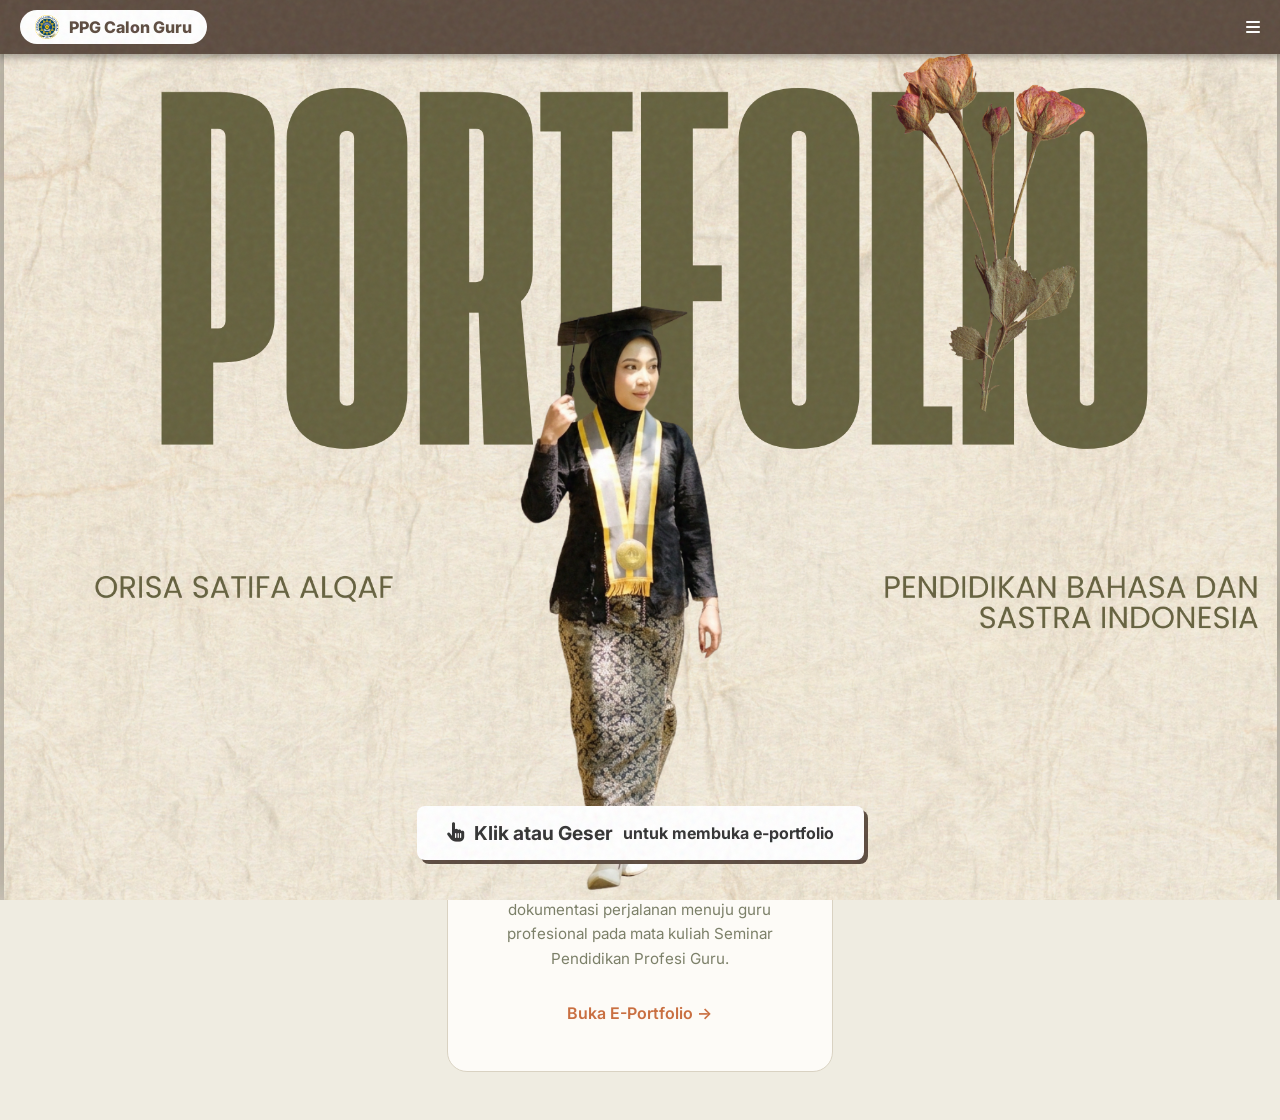
<file: index.html>
<!DOCTYPE html>
<html lang="id">
<head>
  <meta charset="UTF-8">
  <meta name="viewport" content="width=device-width, initial-scale=1.0">
  <title>E-Portfolio | Guru Profesional PPG</title>
  
  <!-- Favicon PPG -->
  <link rel="icon" href="LOGO WEB.jpg" type="image/jpeg" />
  
  <!-- Fonts -->
  <link rel="preconnect" href="https://fonts.googleapis.com" />
  <link rel="preconnect" href="https://fonts.gstatic.com" crossorigin />
  <link href="https://fonts.googleapis.com/css2?family=Inter:wght@300;400;500;600;700;800&family=Outfit:wght@400;500;600;700;800&display=swap" rel="stylesheet" />
  
  <!-- Font Awesome -->
  <link rel="stylesheet" href="https://cdnjs.cloudflare.com/ajax/libs/font-awesome/6.5.1/css/all.min.css" />
  
  <style>
    * {
      box-sizing: border-box;
      margin: 0;
      padding: 0;
    }
    body {
      font-family: 'Inter', sans-serif;
      background-color: #efece1;
      color: #3e4a3d;
      display: flex;
      flex-direction: column;
      align-items: center;
      min-height: 100vh;
      padding: 3rem 1rem;
      position: relative;
    }

    /* Watermark Bunga */
    body::before {
      content: "";
      position: fixed;
      top: 50%; left: 50%;
      width: 100vw; height: 100vh;
      min-width: 800px; min-height: 800px;
      background-image: url('ORNAMEN BUNGA.png');
      background-size: contain;
      background-position: center;
      background-repeat: no-repeat;
      transform: translate(-50%, -50%);
      opacity: 0.15;
      pointer-events: none;
      z-index: 0;
      mix-blend-mode: multiply;
    }

    /* Paper Noise Overlay (Dipertebal) */
    body::after {
      content: "";
      position: fixed;
      top: 0; left: 0; width: 100vw; height: 100vh;
      pointer-events: none;
      z-index: 9999;
      opacity: 0.08; /* Thicker grain */
      background-image: url("data:image/svg+xml,%3Csvg viewBox='0 0 200 200' xmlns='http://www.w3.org/2000/svg'%3E%3Cfilter id='noiseFilter'%3E%3CfeTurbulence type='fractalNoise' baseFrequency='0.65' numOctaves='3' stitchTiles='stitch'/%3E%3C/filter%3E%3Crect width='100%25' height='100%25' filter='url(%23noiseFilter)'/%3E%3C/svg%3E");
    }
    .landing-header {
      text-align: center;
      margin-bottom: 3rem;
      margin-top: 2rem;
    }
    .logo-container {
      display: flex;
      flex-direction: column;
      align-items: center;
      margin-bottom: 2.5rem;
    }
    .landing-logo {
      width: 250px;
      margin-bottom: 0.5rem;
      object-fit: contain;
    }
    .logo-text {
      font-family: 'Outfit', sans-serif;
      font-size: 3.5rem;
      font-weight: 800;
      color: #3e4a3d; /* Earth tone dark green */
      letter-spacing: 2px;
    }
    .landing-title {
      font-family: 'Outfit', sans-serif;
      font-size: 2.8rem;
      font-weight: 700;
      line-height: 1.3;
      max-width: 960px;
      margin: 0 auto 0.8rem auto;
    }
    .landing-title .title-line {
      display: block;
    }
    .landing-subtitle {
      color: #7c8069;
      font-size: 1.1rem;
    }
    
    .cards-container {
      display: flex;
      gap: 2rem;
      flex-wrap: wrap;
      justify-content: center;
      max-width: 1200px;
    }
    
    .landing-card {
      background-color: #fdfbf7;
      border: 1px solid #d9d2c2;
      border-radius: 20px;
      padding: 3rem 2.5rem;
      width: 340px;
      text-align: center;
      transition: all 0.3s ease;
      cursor: pointer;
      text-decoration: none;
      color: #3e4a3d;
      position: relative;
    }
    
    .landing-card:hover {
      transform: translateY(-10px);
      box-shadow: 0 15px 30px rgba(0,0,0,0.15);
      border-color: #555d3f;
    }
    
    .badge-top-right {
      position: absolute;
      top: 1.5rem;
      right: 1.5rem;
      color: #fff;
      font-size: 0.8rem;
      font-weight: 700;
      padding: 0.3rem 0.8rem;
      border-radius: 20px;
    }
    
    .card-icon {
      font-size: 4rem;
      margin-bottom: 1.5rem;
    }
    
    .card-title {
      font-family: 'Outfit', sans-serif;
      font-size: 1.8rem;
      margin-bottom: 1rem;
    }
    
    .card-desc {
      color: #7c8069;
      font-size: 0.95rem;
      line-height: 1.6;
      margin-bottom: 2rem;
    }
    
    .card-link {
      color: #c96f41;
      font-weight: 600;
      font-size: 1rem;
      display: inline-flex;
      align-items: center;
      gap: 0.5rem;
      transition: color 0.3s ease;
    }
    
    .landing-card:hover .card-link {
      color: #d97746;
    }
    
    /* Scrapbook Intro Animation & Styling */
    .scrapbook-intro {
      position: fixed;
      top: 0; left: 0; width: 100%; height: 100vh;
      z-index: 9999;
      background-color: #efece1;
      display: flex;
      justify-content: center;
      align-items: center;
      pointer-events: all;
      transition: opacity 0.8s ease, transform 0.8s ease;
      cursor: pointer;
      overflow: hidden;
    }
    .scrapbook-intro.hidden {
      opacity: 0;
      pointer-events: none;
      transform: scale(1.1) translateY(-100%);
    }

    /* Cinematic background blur to fill empty spaces seamlessly */
    .scrapbook-intro::before {
      content: "";
      position: absolute;
      top: -5%; left: -5%; width: 110%; height: 110%;
      background-image: url('BACKGROUND.png');
      background-size: cover;
      background-position: center;
      filter: blur(25px) brightness(0.9);
      z-index: 1;
    }

    /* The main uncropped image */
    .scrapbook-intro::after {
      content: "";
      position: absolute;
      top: 0; left: 0; width: 100%; height: 100%;
      background-image: url('BACKGROUND.png');
      background-size: contain;
      background-repeat: no-repeat;
      background-position: center;
      z-index: 2;
      filter: drop-shadow(0 0 20px rgba(0,0,0,0.3));
    }

    .scrapbook-header {
      position: absolute;
      top: 0; left: 0; width: 100%;
      background: #5c4b3f; /* Darker earth tone */
      padding: 10px 20px;
      z-index: 10;
      display: flex;
      justify-content: space-between;
      align-items: center;
      color: white;
      box-shadow: 0 4px 6px rgba(0,0,0,0.3);
      z-index: 20;
    }
    .scrapbook-logo {
      display: flex;
      align-items: center;
      gap: 10px;
      background: white;
      color: #5c4b3f;
      padding: 5px 15px;
      border-radius: 20px;
      font-weight: 800;
      font-size: 1rem;
    }
    .scrapbook-logo img {
      height: 24px;
    }

    .scrapbook-paper-container {
      position: relative;
      width: 100%;
      max-width: 1400px;
      height: 100vh;
      display: flex;
      justify-content: center;
      align-items: center;
    }

    /* Removed text and polaroid CSS because they are baked into BACKGROUND.png */

    .scrapbook-prompt {
      position: absolute;
      bottom: 40px;
      background: #fff;
      color: #333;
      padding: 15px 30px;
      font-family: 'Inter', sans-serif;
      font-size: 1.2rem;
      font-weight: 700;
      border-radius: 8px;
      box-shadow: 4px 4px 0 #5c4b3f;
      display: flex;
      align-items: center;
      gap: 10px;
      z-index: 20;
    }

    @media (max-width: 900px) {
      .landing-title { font-size: 2.1rem; }
      .logo-text { font-size: 2.5rem; }
      .scrapbook-title-porto { font-size: 6rem; }
      .scrapbook-title-folio { font-size: 5rem; }
      .tape { font-size: 1.2rem; padding: 5px 15px; }
      .scrapbook-polaroid { width: 200px; padding: 10px 10px 40px 10px; right: -5%; }
      .scrapbook-polaroid img { height: 220px; }
      .scrapbook-clip { font-size: 3.5rem; top: -20px; }
    }

    @media (max-width: 600px) {
      .landing-title { font-size: 1.6rem; }
      .logo-text { font-size: 1.9rem; }
    }

  </style>
</head>
<body>

  <!-- Intro Screen — Scrapbook Collage -->
  <div class="scrapbook-intro" id="introTear">
    
    <!-- Top Header Bar (Blue) -->
    <div class="scrapbook-header">
      <div class="scrapbook-logo">
        <img src="uad-logo.png" alt="" onerror="this.style.display='none'"> 
        <span>PPG Calon Guru</span>
      </div>
      <i class="fa-solid fa-bars"></i>
    </div>

      <!-- Redundant elements removed since BACKGROUND.png has baked-in design -->

    <div class="scrapbook-prompt">
      <i class="fa-solid fa-hand-pointer"></i>
      <span>Klik atau Geser</span>
      <small>untuk membuka e-portfolio</small>
    </div>
  </div>

  <div class="landing-header">
    <div class="logo-container">
      <img src="uad-logo.png" alt="UAD Logo" class="landing-logo">
      <h2 class="logo-text">Universitas Ahmad Dahlan</h2>
    </div>
    <h1 class="landing-title">
      <span class="title-line">E-Portofolio Seminar Pendidikan</span>
      <span class="title-line">Profesi Pendidikan Guru (PPG)</span>
    </h1>
    <p class="landing-subtitle">Dokumentasi Portofolio Digital &amp; Refleksi Pembelajaran</p>
  </div>

  <div class="cards-container">
    
    <!-- Seminar Pendidikan -->
    <a href="portfolio.html" class="landing-card" style="width: 420px; max-width: 92%;">
      <div class="badge-top-right" style="background-color: #d97746;">PPG</div>
      <div class="card-icon" style="color: #d97746;">
        <i class="fa-solid fa-graduation-cap"></i>
      </div>
      <h2 class="card-title">Seminar Pendidikan</h2>
      <p class="card-desc">
        Kumpulan artefak pembelajaran, desain instruksional, analisis reflektif, dan dokumentasi perjalanan menuju guru profesional pada mata kuliah Seminar Pendidikan Profesi Guru.
      </p>
      <span class="card-link">Buka E-Portfolio &rarr;</span>
    </a>

  </div>

  <script>
    document.addEventListener('DOMContentLoaded', () => {
      const introTear = document.getElementById('introTear');
      
      const hideIntro = () => {
        if (!introTear.classList.contains('hidden')) {
          introTear.classList.add('hidden');
          sessionStorage.setItem('introSeen', 'true');
        }
      };

      if (!sessionStorage.getItem('introSeen')) {
        introTear.addEventListener('click', hideIntro);
      } else {
        introTear.style.display = 'none';
      }
    });
  </script>
</body>
</html>
</file>
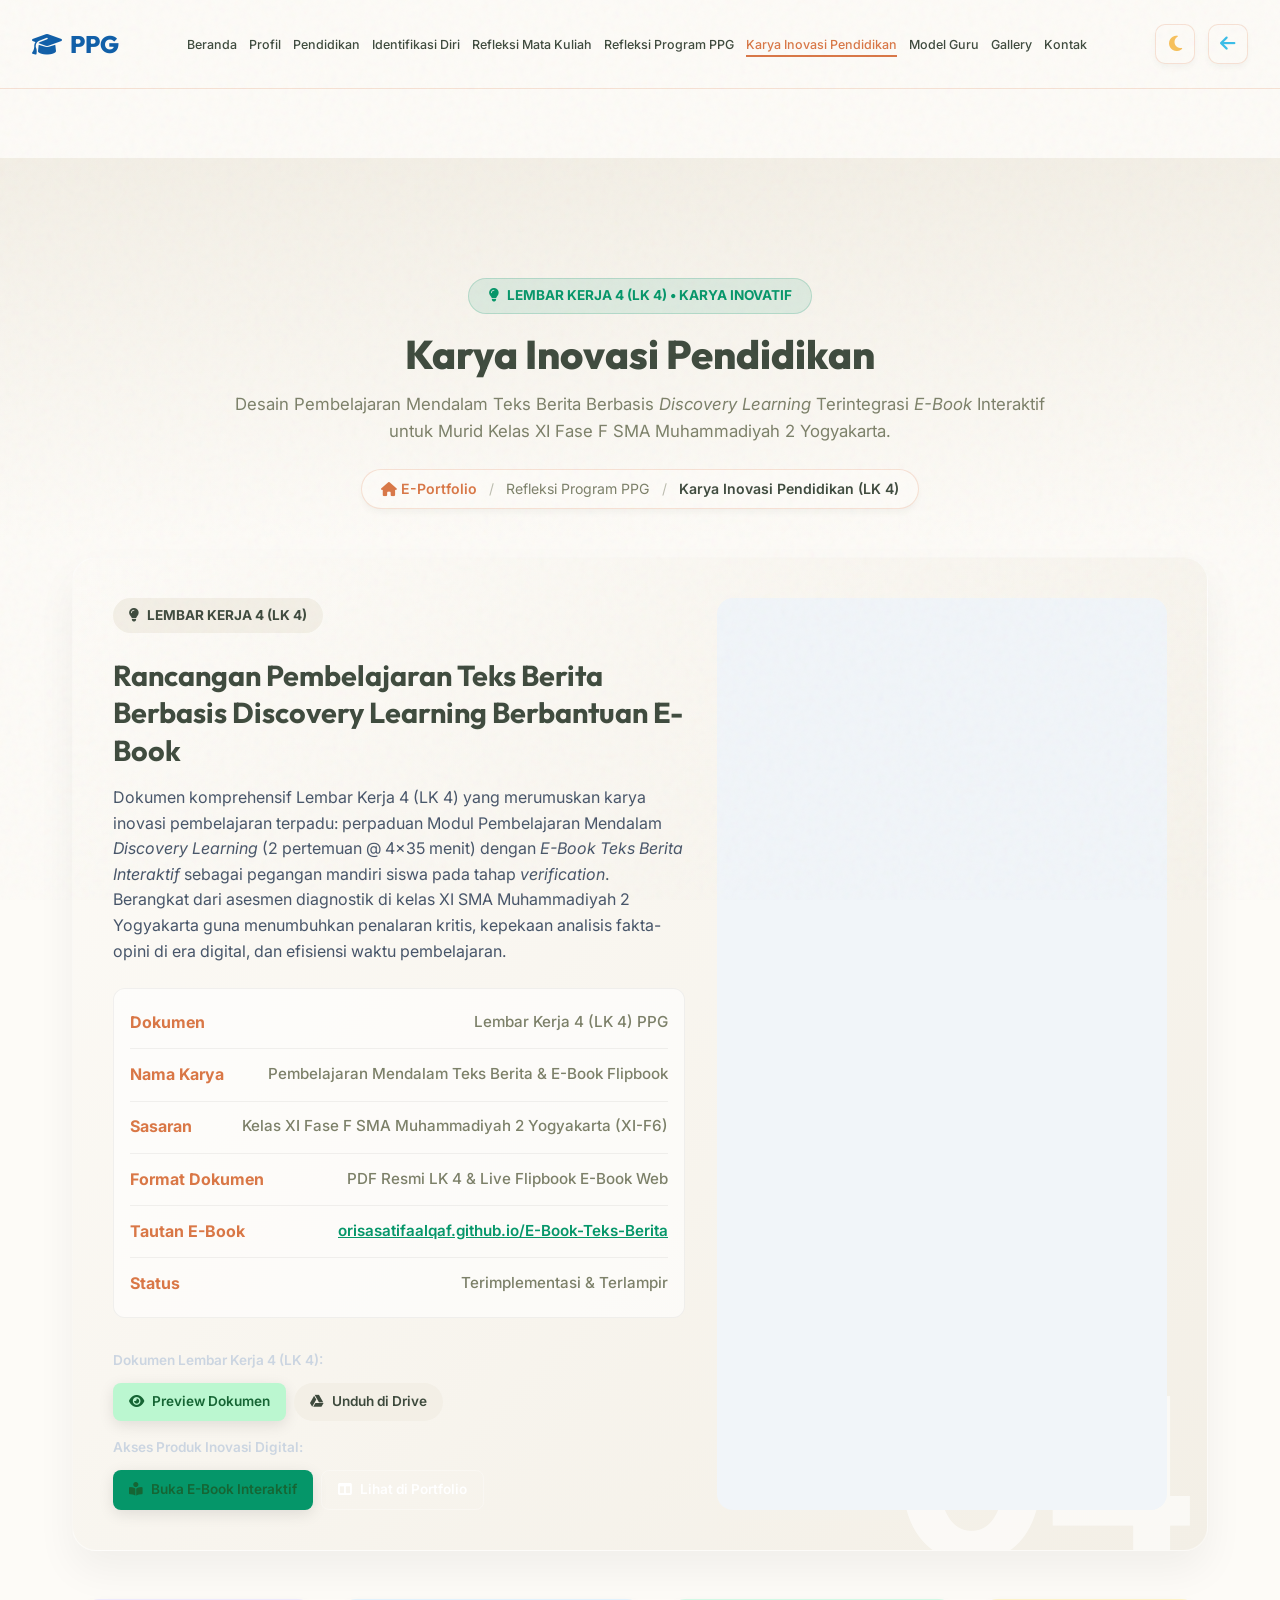
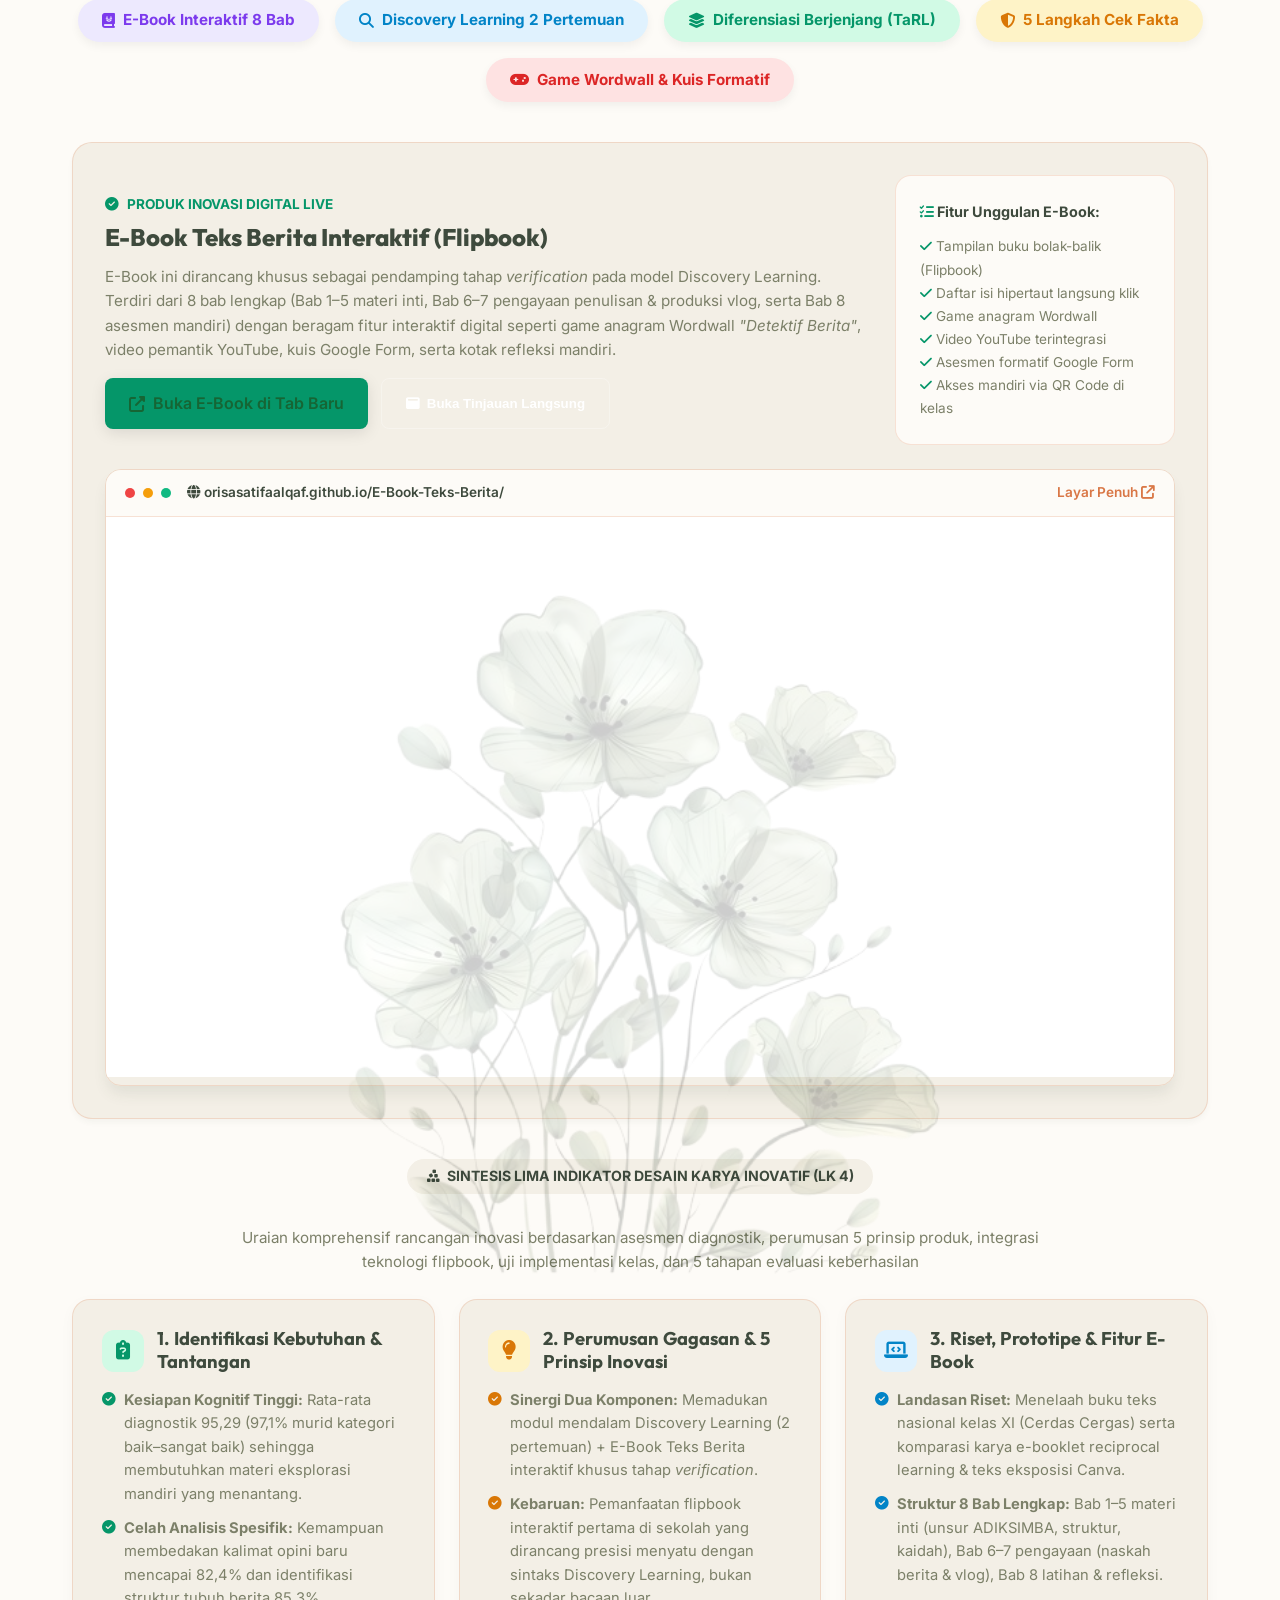
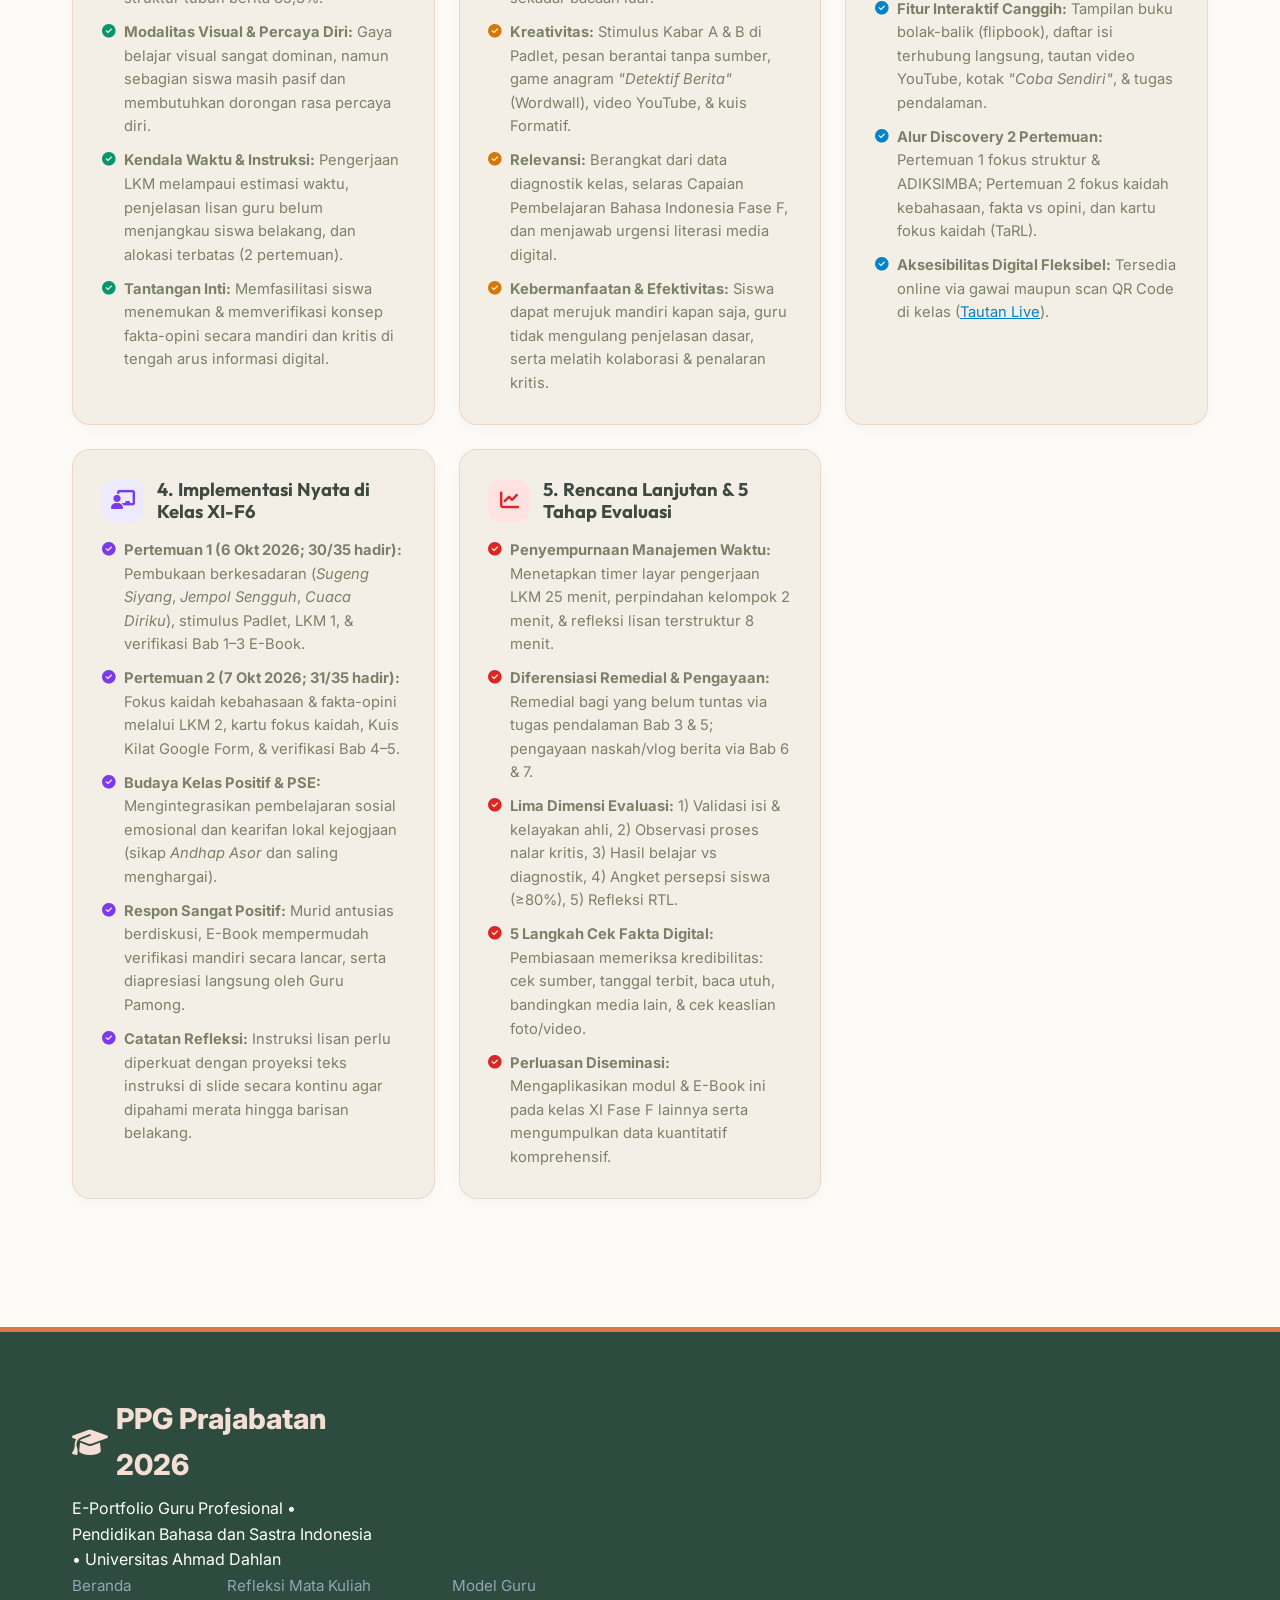
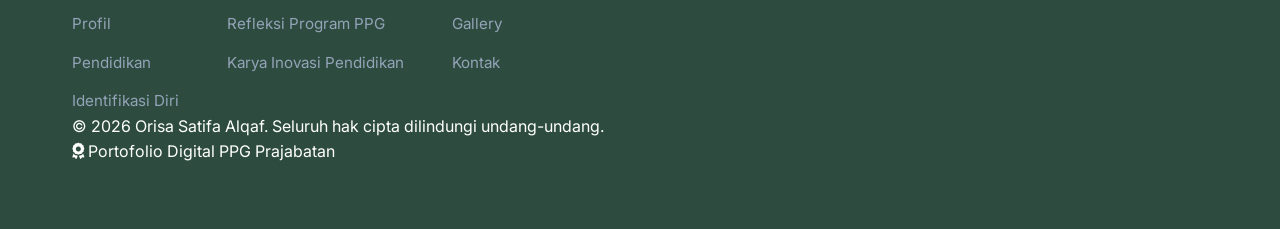
<file: karya-inovasi.html>
<!DOCTYPE html>
<html lang="id" data-theme="light">
<head>
  <meta charset="UTF-8" />
  <meta name="viewport" content="width=device-width, initial-scale=1.0" />
  <meta name="description" content="Karya Inovasi Pendidikan - Lembar Kerja 4 (LK 4) E-Portfolio Guru Profesional PPG Prajabatan." />
  <title>Karya Inovasi Pendidikan | E-Portfolio Guru Profesional PPG</title>
  
  <!-- Favicon PPG -->
  <link rel="icon" href="LOGO WEB.jpg" type="image/jpeg" />

  <!-- Fonts -->
  <link rel="preconnect" href="https://fonts.googleapis.com" />
  <link rel="preconnect" href="https://fonts.gstatic.com" crossorigin />
  <link href="https://fonts.googleapis.com/css2?family=Inter:wght@300;400;500;600;700;800&family=Outfit:wght@400;500;600;700;800&display=swap" rel="stylesheet" />
  
  <!-- Font Awesome -->
  <link rel="stylesheet" href="https://cdnjs.cloudflare.com/ajax/libs/font-awesome/6.5.1/css/all.min.css" />
  
  <!-- CSS -->
  <link rel="stylesheet" href="style.css?v=4" />
</head>
<body>

  <!-- Animated Particle Background -->
  <canvas id="particleCanvas"></canvas>

  <!-- Navigation -->
  <nav class="navbar" id="navbar">
    <div class="container">
      <a href="portfolio.html#hero" class="nav-logo" aria-label="PPG Logo">
        <span class="logo-text" style="color: #0F5EA8; display: flex; align-items: center; gap: 8px; font-weight: 800; font-size: 1.5rem;">
          <i class="fa-solid fa-graduation-cap"></i> PPG
        </span>
      </a>
      <ul class="nav-links" id="navLinks">
        <li><a href="portfolio.html#hero">Beranda</a></li>
        <li><a href="portfolio.html#about">Profil</a></li>
        <li><a href="portfolio.html#education">Pendidikan</a></li>
        <li><a href="portfolio.html#identifikasi-diri">Identifikasi Diri</a></li>
        <li><a href="portfolio.html#refleksi-mk">Refleksi Mata Kuliah</a></li>
        <li><a href="portfolio.html#refleksi-ppg">Refleksi Program PPG</a></li>
        <li><a href="karya-inovasi.html" class="active">Karya Inovasi Pendidikan</a></li>
        <li><a href="portfolio.html#model-guru">Model Guru</a></li>
        <li><a href="portfolio.html#gallery">Gallery</a></li>
        <li><a href="portfolio.html#contact">Kontak</a></li>
      </ul>
      <div class="nav-actions">
        <button class="action-btn theme-toggle" id="themeToggle" aria-label="Toggle dark mode" title="Mode Gelap/Terang">
          <i class="fa-solid fa-moon theme-icon"></i>
        </button>
        <button class="action-btn home-btn" id="homeBtn" aria-label="Home" title="Kembali ke Portofolio Utama" onclick="window.location.href='portfolio.html#karya-inovasi';">
          <i class="fa-solid fa-arrow-left" style="color: #39BDE8;"></i>
        </button>
        <button class="hamburger" id="hamburger" aria-label="Toggle menu">
          <span></span>
          <span></span>
          <span></span>
        </button>
      </div>
    </div>
  </nav>

  <!-- Page Header Banner -->
  <header style="padding-top: 7.5rem; padding-bottom: 2rem; background: linear-gradient(180deg, var(--bg-secondary) 0%, transparent 100%);">
    <div class="container" style="text-align: center;">
      <div style="display: inline-flex; align-items: center; gap: 0.5rem; background: rgba(5, 150, 105, 0.1); color: #059669; padding: 0.4rem 1.2rem; border-radius: 30px; font-weight: 700; font-size: 0.85rem; margin-bottom: 1rem; border: 1px solid rgba(5, 150, 105, 0.2);">
        <i class="fa-solid fa-lightbulb"></i> LEMBAR KERJA 4 (LK 4) &bull; KARYA INOVATIF
      </div>
      <h1 style="font-family: var(--font-head); font-size: 2.5rem; font-weight: 800; color: var(--text-primary); margin-bottom: 0.8rem; line-height: 1.2;">
        Karya Inovasi Pendidikan
      </h1>
      <p style="color: var(--text-secondary); max-width: 820px; margin: 0 auto 1.5rem auto; font-size: 1.05rem; line-height: 1.6;">
        Desain Pembelajaran Mendalam Teks Berita Berbasis <em>Discovery Learning</em> Terintegrasi <em>E-Book</em> Interaktif untuk Murid Kelas XI Fase F SMA Muhammadiyah 2 Yogyakarta.
      </p>
      
      <!-- Breadcrumb Link -->
      <div style="display: inline-flex; align-items: center; gap: 0.75rem; background: var(--bg-primary); padding: 0.5rem 1.2rem; border-radius: 20px; border: 1px solid var(--glass-border); font-size: 0.88rem; box-shadow: var(--shadow-sm);">
        <a href="portfolio.html" style="color: var(--accent); text-decoration: none; font-weight: 600;"><i class="fa-solid fa-house"></i> E-Portfolio</a>
        <span style="color: var(--text-secondary); opacity: 0.5;">/</span>
        <a href="portfolio.html#refleksi-ppg" style="color: var(--text-secondary); text-decoration: none;">Refleksi Program PPG</a>
        <span style="color: var(--text-secondary); opacity: 0.5;">/</span>
        <span style="color: var(--text-primary); font-weight: 600;">Karya Inovasi Pendidikan (LK 4)</span>
      </div>
    </div>
  </header>

  <!-- Main Karya Inovasi Section -->
  <section class="analisis section" id="karya-inovasi" style="padding-top: 1rem;">
    <div class="container">

      <!-- Main Document Card (Layout Identik Refleksi Program PPG) -->
      <div class="penilaian-grid">
        <div class="penilaian-card card-cyan">
          <div class="card-bg-number">04</div>
          <div class="penilaian-card-body">
            
            <!-- Kolom Kiri: Uraian & Detail Dokumen -->
            <div class="penilaian-text">
              <div class="lampiran-badge badge-cyan"><i class="fa-solid fa-lightbulb"></i> LEMBAR KERJA 4 (LK 4)</div>
              <h3 class="penilaian-title">Rancangan Pembelajaran Teks Berita Berbasis Discovery Learning Berbantuan E-Book</h3>
              <p class="penilaian-desc">Dokumen komprehensif Lembar Kerja 4 (LK 4) yang merumuskan karya inovasi pembelajaran terpadu: perpaduan Modul Pembelajaran Mendalam <em>Discovery Learning</em> (2 pertemuan @ 4&times;35 menit) dengan <em>E-Book Teks Berita Interaktif</em> sebagai pegangan mandiri siswa pada tahap <em>verification</em>. Berangkat dari asesmen diagnostik di kelas XI SMA Muhammadiyah 2 Yogyakarta guna menumbuhkan penalaran kritis, kepekaan analisis fakta-opini di era digital, dan efisiensi waktu pembelajaran.</p>
              
              <ul class="penilaian-details">
                <li><span class="detail-label">Dokumen</span> <span class="detail-value">Lembar Kerja 4 (LK 4) PPG</span></li>
                <li><span class="detail-label">Nama Karya</span> <span class="detail-value">Pembelajaran Mendalam Teks Berita &amp; E-Book Flipbook</span></li>
                <li><span class="detail-label">Sasaran</span> <span class="detail-value">Kelas XI Fase F SMA Muhammadiyah 2 Yogyakarta (XI-F6)</span></li>
                <li><span class="detail-label">Format Dokumen</span> <span class="detail-value">PDF Resmi LK 4 &amp; Live Flipbook E-Book Web</span></li>
                <li><span class="detail-label">Tautan E-Book</span> <span class="detail-value"><a href="https://orisasatifaalqaf.github.io/E-Book-Teks-Berita/" target="_blank" style="color: #059669; font-weight: 600; text-decoration: underline;">orisasatifaalqaf.github.io/E-Book-Teks-Berita</a></span></li>
                <li><span class="detail-label">Status</span> <span class="detail-value">Terimplementasi &amp; Terlampir</span></li>
              </ul>
              
              <div class="penilaian-actions" style="display: flex; flex-wrap: wrap; gap: 0.5rem;">
                <div style="width: 100%; font-size: 0.85rem; font-weight: 600; color: #cbd5e1; margin-bottom: 0.2rem; white-space: nowrap;">Dokumen Lembar Kerja 4 (LK 4):</div>
                <a href="#" onclick="document.getElementById('iframe-karya-inovasi').src='https://drive.google.com/file/d/1bMeC6gyP9Nyz6zDXx5coe6iLxDl1yq9_/preview'; return false;" class="btn btn-primary" style="padding: 0.5rem 1rem; font-size: 0.85rem;"><i class="fa-solid fa-eye"></i> Preview Dokumen</a>
                <a href="https://drive.google.com/file/d/1bMeC6gyP9Nyz6zDXx5coe6iLxDl1yq9_/view?usp=sharing" target="_blank" class="btn btn-light-blue" style="padding: 0.5rem 1rem; font-size: 0.85rem;"><i class="fa-brands fa-google-drive"></i> Unduh di Drive</a>
                
                <div style="width: 100%; font-size: 0.85rem; font-weight: 600; color: #cbd5e1; margin-top: 0.5rem; margin-bottom: 0.2rem; white-space: nowrap;">Akses Produk Inovasi Digital:</div>
                <a href="https://orisasatifaalqaf.github.io/E-Book-Teks-Berita/" target="_blank" class="btn btn-primary" style="padding: 0.5rem 1rem; font-size: 0.85rem; background: #059669; border-color: #059669;"><i class="fa-solid fa-book-open-reader"></i> Buka E-Book Interaktif</a>
                <a href="portfolio.html#karya-inovasi" class="btn btn-outline" style="padding: 0.5rem 1rem; font-size: 0.85rem;"><i class="fa-solid fa-table-columns"></i> Lihat di Portfolio</a>
              </div>
            </div>
            
            <!-- Kolom Kanan: Preview Dokumen PDF Google Drive -->
            <div class="penilaian-preview" style="padding: 0; background: transparent;">
              <iframe id="iframe-karya-inovasi" src="https://drive.google.com/file/d/1bMeC6gyP9Nyz6zDXx5coe6iLxDl1yq9_/preview" width="100%" height="100%" style="border: none; border-radius: 16px; min-height: 520px; background-color: #f1f5f9;" title="Preview Desain Karya Inovatif LK 4"></iframe>
            </div>
          </div>
        </div>
      </div>
      
      <!-- Bottom Pills Desain Karya Inovatif -->
      <div class="penilaian-bottom-pills" style="margin-top: 1.5rem; margin-bottom: 2.5rem;">
        <div class="bottom-pill pill-purple"><i class="fa-solid fa-book-journal-whills"></i> E-Book Interaktif 8 Bab</div>
        <div class="bottom-pill pill-blue"><i class="fa-solid fa-magnifying-glass"></i> Discovery Learning 2 Pertemuan</div>
        <div class="bottom-pill pill-green"><i class="fa-solid fa-layer-group"></i> Diferensiasi Berjenjang (TaRL)</div>
        <div class="bottom-pill pill-yellow"><i class="fa-solid fa-shield-halved"></i> 5 Langkah Cek Fakta</div>
        <div class="bottom-pill pill-red"><i class="fa-solid fa-gamepad"></i> Game Wordwall &amp; Kuis Formatif</div>
      </div>

      <!-- Live E-Book Showcase Card -->
      <div style="background: var(--bg-secondary); border: 1px solid var(--glass-border); border-radius: 20px; padding: 2rem; margin-bottom: 2.5rem; box-shadow: var(--shadow-sm);">
        <div style="display: flex; flex-wrap: wrap; gap: 2rem; align-items: center; justify-content: space-between;">
          <div style="flex: 1 1 450px;">
            <div style="display: inline-flex; align-items: center; gap: 0.5rem; color: #059669; font-weight: 700; font-size: 0.85rem; margin-bottom: 0.5rem;">
              <i class="fa-solid fa-circle-check"></i> PRODUK INOVASI DIGITAL LIVE
            </div>
            <h3 style="font-size: 1.5rem; color: var(--text-primary); margin-bottom: 0.8rem; font-weight: 800;">
              E-Book Teks Berita Interaktif (Flipbook)
            </h3>
            <p style="color: var(--text-secondary); line-height: 1.6; font-size: 0.95rem; margin-bottom: 1rem;">
              E-Book ini dirancang khusus sebagai pendamping tahap <em>verification</em> pada model Discovery Learning. Terdiri dari 8 bab lengkap (Bab 1–5 materi inti, Bab 6–7 pengayaan penulisan &amp; produksi vlog, serta Bab 8 asesmen mandiri) dengan beragam fitur interaktif digital seperti game anagram Wordwall <em>"Detektif Berita"</em>, video pemantik YouTube, kuis Google Form, serta kotak refleksi mandiri.
            </p>
            <div style="display: flex; gap: 0.8rem; flex-wrap: wrap;">
              <a href="https://orisasatifaalqaf.github.io/E-Book-Teks-Berita/" target="_blank" class="btn btn-primary" style="background: #059669; border-color: #059669;">
                <i class="fa-solid fa-up-right-from-square"></i> Buka E-Book di Tab Baru
              </a>
              <button onclick="document.getElementById('iframe-ebook-live').scrollIntoView({behavior: 'smooth'})" class="btn btn-outline">
                <i class="fa-solid fa-window-maximize"></i> Buka Tinjauan Langsung
              </button>
            </div>
          </div>
          <div style="flex: 0 0 280px; background: var(--bg-primary); padding: 1.5rem; border-radius: 16px; border: 1px solid var(--glass-border);">
            <div style="font-weight: 700; font-size: 0.9rem; margin-bottom: 0.8rem; color: var(--text-primary);"><i class="fa-solid fa-list-check" style="color: #059669;"></i> Fitur Unggulan E-Book:</div>
            <ul style="list-style: none; padding: 0; margin: 0; font-size: 0.85rem; color: var(--text-secondary); line-height: 1.7;">
              <li><i class="fa-solid fa-check" style="color: #059669;"></i> Tampilan buku bolak-balik (Flipbook)</li>
              <li><i class="fa-solid fa-check" style="color: #059669;"></i> Daftar isi hipertaut langsung klik</li>
              <li><i class="fa-solid fa-check" style="color: #059669;"></i> Game anagram Wordwall</li>
              <li><i class="fa-solid fa-check" style="color: #059669;"></i> Video YouTube terintegrasi</li>
              <li><i class="fa-solid fa-check" style="color: #059669;"></i> Asesmen formatif Google Form</li>
              <li><i class="fa-solid fa-check" style="color: #059669;"></i> Akses mandiri via QR Code di kelas</li>
            </ul>
          </div>
        </div>

        <!-- Embedded E-Book Live Web Preview -->
        <div id="iframe-ebook-live" style="margin-top: 1.5rem; border-radius: 16px; overflow: hidden; border: 1px solid var(--glass-border); box-shadow: var(--shadow-md);">
          <div style="background: var(--bg-primary); padding: 0.75rem 1.2rem; display: flex; justify-content: space-between; align-items: center; border-bottom: 1px solid var(--glass-border); font-size: 0.85rem; color: var(--text-secondary);">
            <div style="display: flex; align-items: center; gap: 0.5rem;">
              <span style="display: inline-block; width: 10px; height: 10px; border-radius: 50%; background: #EF4444;"></span>
              <span style="display: inline-block; width: 10px; height: 10px; border-radius: 50%; background: #F59E0B;"></span>
              <span style="display: inline-block; width: 10px; height: 10px; border-radius: 50%; background: #10B981;"></span>
              <span style="margin-left: 0.5rem; font-weight: 600; color: var(--text-primary);"><i class="fa-solid fa-globe"></i> orisasatifaalqaf.github.io/E-Book-Teks-Berita/</span>
            </div>
            <a href="https://orisasatifaalqaf.github.io/E-Book-Teks-Berita/" target="_blank" style="color: var(--accent); text-decoration: none; font-weight: 600;">
              Layar Penuh <i class="fa-solid fa-arrow-up-right-from-square"></i>
            </a>
          </div>
          <iframe src="https://orisasatifaalqaf.github.io/E-Book-Teks-Berita/" width="100%" height="560px" style="border: none; background: white;" title="E-Book Teks Berita Interaktif"></iframe>
        </div>
      </div>

      <!-- Sintesis Hasil Analisis Desain Karya Inovatif (LK 4) -->
      <div class="refleksi-sintesis-container" style="margin-top: 2rem;">
        <div style="text-align: center; margin-bottom: 1.5rem;">
          <span class="lampiran-badge badge-cyan" style="font-size: 0.88rem; padding: 0.4rem 1.2rem;">
            <i class="fa-solid fa-cubes-stacked"></i> SINTESIS LIMA INDIKATOR DESAIN KARYA INOVATIF (LK 4)
          </span>
          <p style="color: var(--text-secondary); font-size: 0.95rem; max-width: 800px; margin: 0.5rem auto 0 auto; line-height: 1.6;">
            Uraian komprehensif rancangan inovasi berdasarkan asesmen diagnostik, perumusan 5 prinsip produk, integrasi teknologi flipbook, uji implementasi kelas, dan 5 tahapan evaluasi keberhasilan
          </p>
        </div>

        <div style="display: grid; grid-template-columns: repeat(auto-fit, minmax(320px, 1fr)); gap: 1.5rem;">
          <!-- Indikator 1 -->
          <div style="background: var(--bg-secondary); border: 1px solid var(--glass-border); border-radius: 18px; padding: 1.8rem; box-shadow: 0 4px 15px rgba(0,0,0,0.03); display: flex; flex-direction: column;">
            <div style="display: flex; align-items: center; gap: 0.8rem; margin-bottom: 1rem;">
              <div style="width: 42px; height: 42px; border-radius: 12px; background: #D1FAE5; color: #059669; display: flex; align-items: center; justify-content: center; font-size: 1.2rem; flex-shrink: 0;">
                <i class="fa-solid fa-clipboard-question"></i>
              </div>
              <h4 style="font-size: 1.15rem; color: var(--text-primary); margin: 0; font-weight: 700;">1. Identifikasi Kebutuhan &amp; Tantangan</h4>
            </div>
            <ul style="list-style: none; padding: 0; margin: 0; font-size: 0.92rem; color: var(--text-secondary); line-height: 1.6; display: flex; flex-direction: column; gap: 0.65rem;">
              <li style="display: flex; gap: 0.5rem;"><i class="fa-solid fa-circle-check" style="color: #059669; margin-top: 4px; font-size: 0.85rem; flex-shrink: 0;"></i> <span><strong>Kesiapan Kognitif Tinggi:</strong> Rata-rata diagnostik 95,29 (97,1% murid kategori baik&ndash;sangat baik) sehingga membutuhkan materi eksplorasi mandiri yang menantang.</span></li>
              <li style="display: flex; gap: 0.5rem;"><i class="fa-solid fa-circle-check" style="color: #059669; margin-top: 4px; font-size: 0.85rem; flex-shrink: 0;"></i> <span><strong>Celah Analisis Spesifik:</strong> Kemampuan membedakan kalimat opini baru mencapai 82,4% dan identifikasi struktur tubuh berita 85,3%.</span></li>
              <li style="display: flex; gap: 0.5rem;"><i class="fa-solid fa-circle-check" style="color: #059669; margin-top: 4px; font-size: 0.85rem; flex-shrink: 0;"></i> <span><strong>Modalitas Visual &amp; Percaya Diri:</strong> Gaya belajar visual sangat dominan, namun sebagian siswa masih pasif dan membutuhkan dorongan rasa percaya diri.</span></li>
              <li style="display: flex; gap: 0.5rem;"><i class="fa-solid fa-circle-check" style="color: #059669; margin-top: 4px; font-size: 0.85rem; flex-shrink: 0;"></i> <span><strong>Kendala Waktu &amp; Instruksi:</strong> Pengerjaan LKM melampaui estimasi waktu, penjelasan lisan guru belum menjangkau siswa belakang, dan alokasi terbatas (2 pertemuan).</span></li>
              <li style="display: flex; gap: 0.5rem;"><i class="fa-solid fa-circle-check" style="color: #059669; margin-top: 4px; font-size: 0.85rem; flex-shrink: 0;"></i> <span><strong>Tantangan Inti:</strong> Memfasilitasi siswa menemukan &amp; memverifikasi konsep fakta-opini secara mandiri dan kritis di tengah arus informasi digital.</span></li>
            </ul>
          </div>

          <!-- Indikator 2 -->
          <div style="background: var(--bg-secondary); border: 1px solid var(--glass-border); border-radius: 18px; padding: 1.8rem; box-shadow: 0 4px 15px rgba(0,0,0,0.03); display: flex; flex-direction: column;">
            <div style="display: flex; align-items: center; gap: 0.8rem; margin-bottom: 1rem;">
              <div style="width: 42px; height: 42px; border-radius: 12px; background: #FEF3C7; color: #D97706; display: flex; align-items: center; justify-content: center; font-size: 1.2rem; flex-shrink: 0;">
                <i class="fa-solid fa-lightbulb"></i>
              </div>
              <h4 style="font-size: 1.15rem; color: var(--text-primary); margin: 0; font-weight: 700;">2. Perumusan Gagasan &amp; 5 Prinsip Inovasi</h4>
            </div>
            <ul style="list-style: none; padding: 0; margin: 0; font-size: 0.92rem; color: var(--text-secondary); line-height: 1.6; display: flex; flex-direction: column; gap: 0.65rem;">
              <li style="display: flex; gap: 0.5rem;"><i class="fa-solid fa-circle-check" style="color: #D97706; margin-top: 4px; font-size: 0.85rem; flex-shrink: 0;"></i> <span><strong>Sinergi Dua Komponen:</strong> Memadukan modul mendalam Discovery Learning (2 pertemuan) + E-Book Teks Berita interaktif khusus tahap <em>verification</em>.</span></li>
              <li style="display: flex; gap: 0.5rem;"><i class="fa-solid fa-circle-check" style="color: #D97706; margin-top: 4px; font-size: 0.85rem; flex-shrink: 0;"></i> <span><strong>Kebaruan:</strong> Pemanfaatan flipbook interaktif pertama di sekolah yang dirancang presisi menyatu dengan sintaks Discovery Learning, bukan sekadar bacaan luar.</span></li>
              <li style="display: flex; gap: 0.5rem;"><i class="fa-solid fa-circle-check" style="color: #D97706; margin-top: 4px; font-size: 0.85rem; flex-shrink: 0;"></i> <span><strong>Kreativitas:</strong> Stimulus Kabar A &amp; B di Padlet, pesan berantai tanpa sumber, game anagram <em>"Detektif Berita"</em> (Wordwall), video YouTube, &amp; kuis Formatif.</span></li>
              <li style="display: flex; gap: 0.5rem;"><i class="fa-solid fa-circle-check" style="color: #D97706; margin-top: 4px; font-size: 0.85rem; flex-shrink: 0;"></i> <span><strong>Relevansi:</strong> Berangkat dari data diagnostik kelas, selaras Capaian Pembelajaran Bahasa Indonesia Fase F, dan menjawab urgensi literasi media digital.</span></li>
              <li style="display: flex; gap: 0.5rem;"><i class="fa-solid fa-circle-check" style="color: #D97706; margin-top: 4px; font-size: 0.85rem; flex-shrink: 0;"></i> <span><strong>Kebermanfaatan &amp; Efektivitas:</strong> Siswa dapat merujuk mandiri kapan saja, guru tidak mengulang penjelasan dasar, serta melatih kolaborasi &amp; penalaran kritis.</span></li>
            </ul>
          </div>

          <!-- Indikator 3 -->
          <div style="background: var(--bg-secondary); border: 1px solid var(--glass-border); border-radius: 18px; padding: 1.8rem; box-shadow: 0 4px 15px rgba(0,0,0,0.03); display: flex; flex-direction: column;">
            <div style="display: flex; align-items: center; gap: 0.8rem; margin-bottom: 1rem;">
              <div style="width: 42px; height: 42px; border-radius: 12px; background: #E0F2FE; color: #0284C7; display: flex; align-items: center; justify-content: center; font-size: 1.2rem; flex-shrink: 0;">
                <i class="fa-solid fa-laptop-code"></i>
              </div>
              <h4 style="font-size: 1.15rem; color: var(--text-primary); margin: 0; font-weight: 700;">3. Riset, Prototipe &amp; Fitur E-Book</h4>
            </div>
            <ul style="list-style: none; padding: 0; margin: 0; font-size: 0.92rem; color: var(--text-secondary); line-height: 1.6; display: flex; flex-direction: column; gap: 0.65rem;">
              <li style="display: flex; gap: 0.5rem;"><i class="fa-solid fa-circle-check" style="color: #0284C7; margin-top: 4px; font-size: 0.85rem; flex-shrink: 0;"></i> <span><strong>Landasan Riset:</strong> Menelaah buku teks nasional kelas XI (Cerdas Cergas) serta komparasi karya e-booklet reciprocal learning &amp; teks eksposisi Canva.</span></li>
              <li style="display: flex; gap: 0.5rem;"><i class="fa-solid fa-circle-check" style="color: #0284C7; margin-top: 4px; font-size: 0.85rem; flex-shrink: 0;"></i> <span><strong>Struktur 8 Bab Lengkap:</strong> Bab 1&ndash;5 materi inti (unsur ADIKSIMBA, struktur, kaidah), Bab 6&ndash;7 pengayaan (naskah berita &amp; vlog), Bab 8 latihan &amp; refleksi.</span></li>
              <li style="display: flex; gap: 0.5rem;"><i class="fa-solid fa-circle-check" style="color: #0284C7; margin-top: 4px; font-size: 0.85rem; flex-shrink: 0;"></i> <span><strong>Fitur Interaktif Canggih:</strong> Tampilan buku bolak-balik (flipbook), daftar isi terhubung langsung, tautan video YouTube, kotak <em>"Coba Sendiri"</em>, &amp; tugas pendalaman.</span></li>
              <li style="display: flex; gap: 0.5rem;"><i class="fa-solid fa-circle-check" style="color: #0284C7; margin-top: 4px; font-size: 0.85rem; flex-shrink: 0;"></i> <span><strong>Alur Discovery 2 Pertemuan:</strong> Pertemuan 1 fokus struktur &amp; ADIKSIMBA; Pertemuan 2 fokus kaidah kebahasaan, fakta vs opini, dan kartu fokus kaidah (TaRL).</span></li>
              <li style="display: flex; gap: 0.5rem;"><i class="fa-solid fa-circle-check" style="color: #0284C7; margin-top: 4px; font-size: 0.85rem; flex-shrink: 0;"></i> <span><strong>Aksesibilitas Digital Fleksibel:</strong> Tersedia online via gawai maupun scan QR Code di kelas (<a href="https://orisasatifaalqaf.github.io/E-Book-Teks-Berita/" target="_blank" style="color: #0284C7; text-decoration: underline;">Tautan Live</a>).</span></li>
            </ul>
          </div>

          <!-- Indikator 4 -->
          <div style="background: var(--bg-secondary); border: 1px solid var(--glass-border); border-radius: 18px; padding: 1.8rem; box-shadow: 0 4px 15px rgba(0,0,0,0.03); display: flex; flex-direction: column;">
            <div style="display: flex; align-items: center; gap: 0.8rem; margin-bottom: 1rem;">
              <div style="width: 42px; height: 42px; border-radius: 12px; background: #EDE9FE; color: #7C3AED; display: flex; align-items: center; justify-content: center; font-size: 1.2rem; flex-shrink: 0;">
                <i class="fa-solid fa-chalkboard-user"></i>
              </div>
              <h4 style="font-size: 1.15rem; color: var(--text-primary); margin: 0; font-weight: 700;">4. Implementasi Nyata di Kelas XI-F6</h4>
            </div>
            <ul style="list-style: none; padding: 0; margin: 0; font-size: 0.92rem; color: var(--text-secondary); line-height: 1.6; display: flex; flex-direction: column; gap: 0.65rem;">
              <li style="display: flex; gap: 0.5rem;"><i class="fa-solid fa-circle-check" style="color: #7C3AED; margin-top: 4px; font-size: 0.85rem; flex-shrink: 0;"></i> <span><strong>Pertemuan 1 (6 Okt 2026; 30/35 hadir):</strong> Pembukaan berkesadaran (<em>Sugeng Siyang</em>, <em>Jempol Sengguh</em>, <em>Cuaca Diriku</em>), stimulus Padlet, LKM 1, &amp; verifikasi Bab 1&ndash;3 E-Book.</span></li>
              <li style="display: flex; gap: 0.5rem;"><i class="fa-solid fa-circle-check" style="color: #7C3AED; margin-top: 4px; font-size: 0.85rem; flex-shrink: 0;"></i> <span><strong>Pertemuan 2 (7 Okt 2026; 31/35 hadir):</strong> Fokus kaidah kebahasaan &amp; fakta-opini melalui LKM 2, kartu fokus kaidah, Kuis Kilat Google Form, &amp; verifikasi Bab 4&ndash;5.</span></li>
              <li style="display: flex; gap: 0.5rem;"><i class="fa-solid fa-circle-check" style="color: #7C3AED; margin-top: 4px; font-size: 0.85rem; flex-shrink: 0;"></i> <span><strong>Budaya Kelas Positif &amp; PSE:</strong> Mengintegrasikan pembelajaran sosial emosional dan kearifan lokal kejogjaan (sikap <em>Andhap Asor</em> dan saling menghargai).</span></li>
              <li style="display: flex; gap: 0.5rem;"><i class="fa-solid fa-circle-check" style="color: #7C3AED; margin-top: 4px; font-size: 0.85rem; flex-shrink: 0;"></i> <span><strong>Respon Sangat Positif:</strong> Murid antusias berdiskusi, E-Book mempermudah verifikasi mandiri secara lancar, serta diapresiasi langsung oleh Guru Pamong.</span></li>
              <li style="display: flex; gap: 0.5rem;"><i class="fa-solid fa-circle-check" style="color: #7C3AED; margin-top: 4px; font-size: 0.85rem; flex-shrink: 0;"></i> <span><strong>Catatan Refleksi:</strong> Instruksi lisan perlu diperkuat dengan proyeksi teks instruksi di slide secara kontinu agar dipahami merata hingga barisan belakang.</span></li>
            </ul>
          </div>

          <!-- Indikator 5 -->
          <div style="background: var(--bg-secondary); border: 1px solid var(--glass-border); border-radius: 18px; padding: 1.8rem; box-shadow: 0 4px 15px rgba(0,0,0,0.03); display: flex; flex-direction: column;">
            <div style="display: flex; align-items: center; gap: 0.8rem; margin-bottom: 1rem;">
              <div style="width: 42px; height: 42px; border-radius: 12px; background: #FEE2E2; color: #DC2626; display: flex; align-items: center; justify-content: center; font-size: 1.2rem; flex-shrink: 0;">
                <i class="fa-solid fa-chart-line"></i>
              </div>
              <h4 style="font-size: 1.15rem; color: var(--text-primary); margin: 0; font-weight: 700;">5. Rencana Lanjutan &amp; 5 Tahap Evaluasi</h4>
            </div>
            <ul style="list-style: none; padding: 0; margin: 0; font-size: 0.92rem; color: var(--text-secondary); line-height: 1.6; display: flex; flex-direction: column; gap: 0.65rem;">
              <li style="display: flex; gap: 0.5rem;"><i class="fa-solid fa-circle-check" style="color: #DC2626; margin-top: 4px; font-size: 0.85rem; flex-shrink: 0;"></i> <span><strong>Penyempurnaan Manajemen Waktu:</strong> Menetapkan timer layar pengerjaan LKM 25 menit, perpindahan kelompok 2 menit, &amp; refleksi lisan terstruktur 8 menit.</span></li>
              <li style="display: flex; gap: 0.5rem;"><i class="fa-solid fa-circle-check" style="color: #DC2626; margin-top: 4px; font-size: 0.85rem; flex-shrink: 0;"></i> <span><strong>Diferensiasi Remedial &amp; Pengayaan:</strong> Remedial bagi yang belum tuntas via tugas pendalaman Bab 3 &amp; 5; pengayaan naskah/vlog berita via Bab 6 &amp; 7.</span></li>
              <li style="display: flex; gap: 0.5rem;"><i class="fa-solid fa-circle-check" style="color: #DC2626; margin-top: 4px; font-size: 0.85rem; flex-shrink: 0;"></i> <span><strong>Lima Dimensi Evaluasi:</strong> 1) Validasi isi &amp; kelayakan ahli, 2) Observasi proses nalar kritis, 3) Hasil belajar vs diagnostik, 4) Angket persepsi siswa (&ge;80%), 5) Refleksi RTL.</span></li>
              <li style="display: flex; gap: 0.5rem;"><i class="fa-solid fa-circle-check" style="color: #DC2626; margin-top: 4px; font-size: 0.85rem; flex-shrink: 0;"></i> <span><strong>5 Langkah Cek Fakta Digital:</strong> Pembiasaan memeriksa kredibilitas: cek sumber, tanggal terbit, baca utuh, bandingkan media lain, &amp; cek keaslian foto/video.</span></li>
              <li style="display: flex; gap: 0.5rem;"><i class="fa-solid fa-circle-check" style="color: #DC2626; margin-top: 4px; font-size: 0.85rem; flex-shrink: 0;"></i> <span><strong>Perluasan Diseminasi:</strong> Mengaplikasikan modul &amp; E-Book ini pada kelas XI Fase F lainnya serta mengumpulkan data kuantitatif komprehensif.</span></li>
            </ul>
          </div>
        </div>
      </div>
    </div>
  </section>

  <!-- Footer -->
  <footer class="footer">
    <div class="container">
      <div class="footer-top">
        <div class="footer-brand">
          <div class="footer-logo">
            <i class="fa-solid fa-graduation-cap"></i> PPG Prajabatan 2026
          </div>
          <p class="footer-tagline">
            E-Portfolio Guru Profesional &bull; Pendidikan Bahasa dan Sastra Indonesia &bull; Universitas Ahmad Dahlan
          </p>
        </div>
        <div class="footer-nav">
          <div class="footer-links">
            <ul class="footer-link-col">
              <li><a href="portfolio.html#hero">Beranda</a></li>
              <li><a href="portfolio.html#about">Profil</a></li>
              <li><a href="portfolio.html#education">Pendidikan</a></li>
              <li><a href="portfolio.html#identifikasi-diri">Identifikasi Diri</a></li>
            </ul>
            <ul class="footer-link-col">
              <li><a href="portfolio.html#refleksi-mk">Refleksi Mata Kuliah</a></li>
              <li><a href="portfolio.html#refleksi-ppg">Refleksi Program PPG</a></li>
              <li><a href="karya-inovasi.html">Karya Inovasi Pendidikan</a></li>
            </ul>
            <ul class="footer-link-col">
              <li><a href="portfolio.html#model-guru">Model Guru</a></li>
              <li><a href="portfolio.html#gallery">Gallery</a></li>
              <li><a href="portfolio.html#contact">Kontak</a></li>
            </ul>
          </div>
        </div>
      </div>

      <div class="footer-bottom">
        <div class="footer-copyright">
          &copy; 2026 Orisa Satifa Alqaf. Seluruh hak cipta dilindungi undang-undang.
        </div>
        <div class="footer-badge">
          <i class="fa-solid fa-award"></i> Portofolio Digital PPG Prajabatan
        </div>
      </div>
    </div>
  </footer>

  <script>
    // Theme toggle & basic controls
    document.addEventListener('DOMContentLoaded', () => {
      const themeToggle = document.getElementById('themeToggle');
      const themeIcon = themeToggle.querySelector('.theme-icon');
      const html = document.documentElement;

      const savedTheme = localStorage.getItem('theme');
      const systemDark = window.matchMedia('(prefers-color-scheme: dark)').matches;
      
      if (savedTheme === 'dark' || (!savedTheme && systemDark)) {
        html.setAttribute('data-theme', 'dark');
        if (themeIcon) themeIcon.classList.replace('fa-moon', 'fa-sun');
      }

      if (themeToggle) {
        themeToggle.addEventListener('click', () => {
          const currentTheme = html.getAttribute('data-theme');
          if (currentTheme === 'dark') {
            html.setAttribute('data-theme', 'light');
            localStorage.setItem('theme', 'light');
            if (themeIcon) themeIcon.classList.replace('fa-sun', 'fa-moon');
          } else {
            html.setAttribute('data-theme', 'dark');
            localStorage.setItem('theme', 'dark');
            if (themeIcon) themeIcon.classList.replace('fa-moon', 'fa-sun');
          }
        });
      }

      // Mobile Menu
      const hamburger = document.getElementById('hamburger');
      const navLinks = document.getElementById('navLinks');
      if (hamburger && navLinks) {
        hamburger.addEventListener('click', () => {
          navLinks.classList.toggle('active');
        });
      }
    });
  </script>
</body>
</html>
</file>
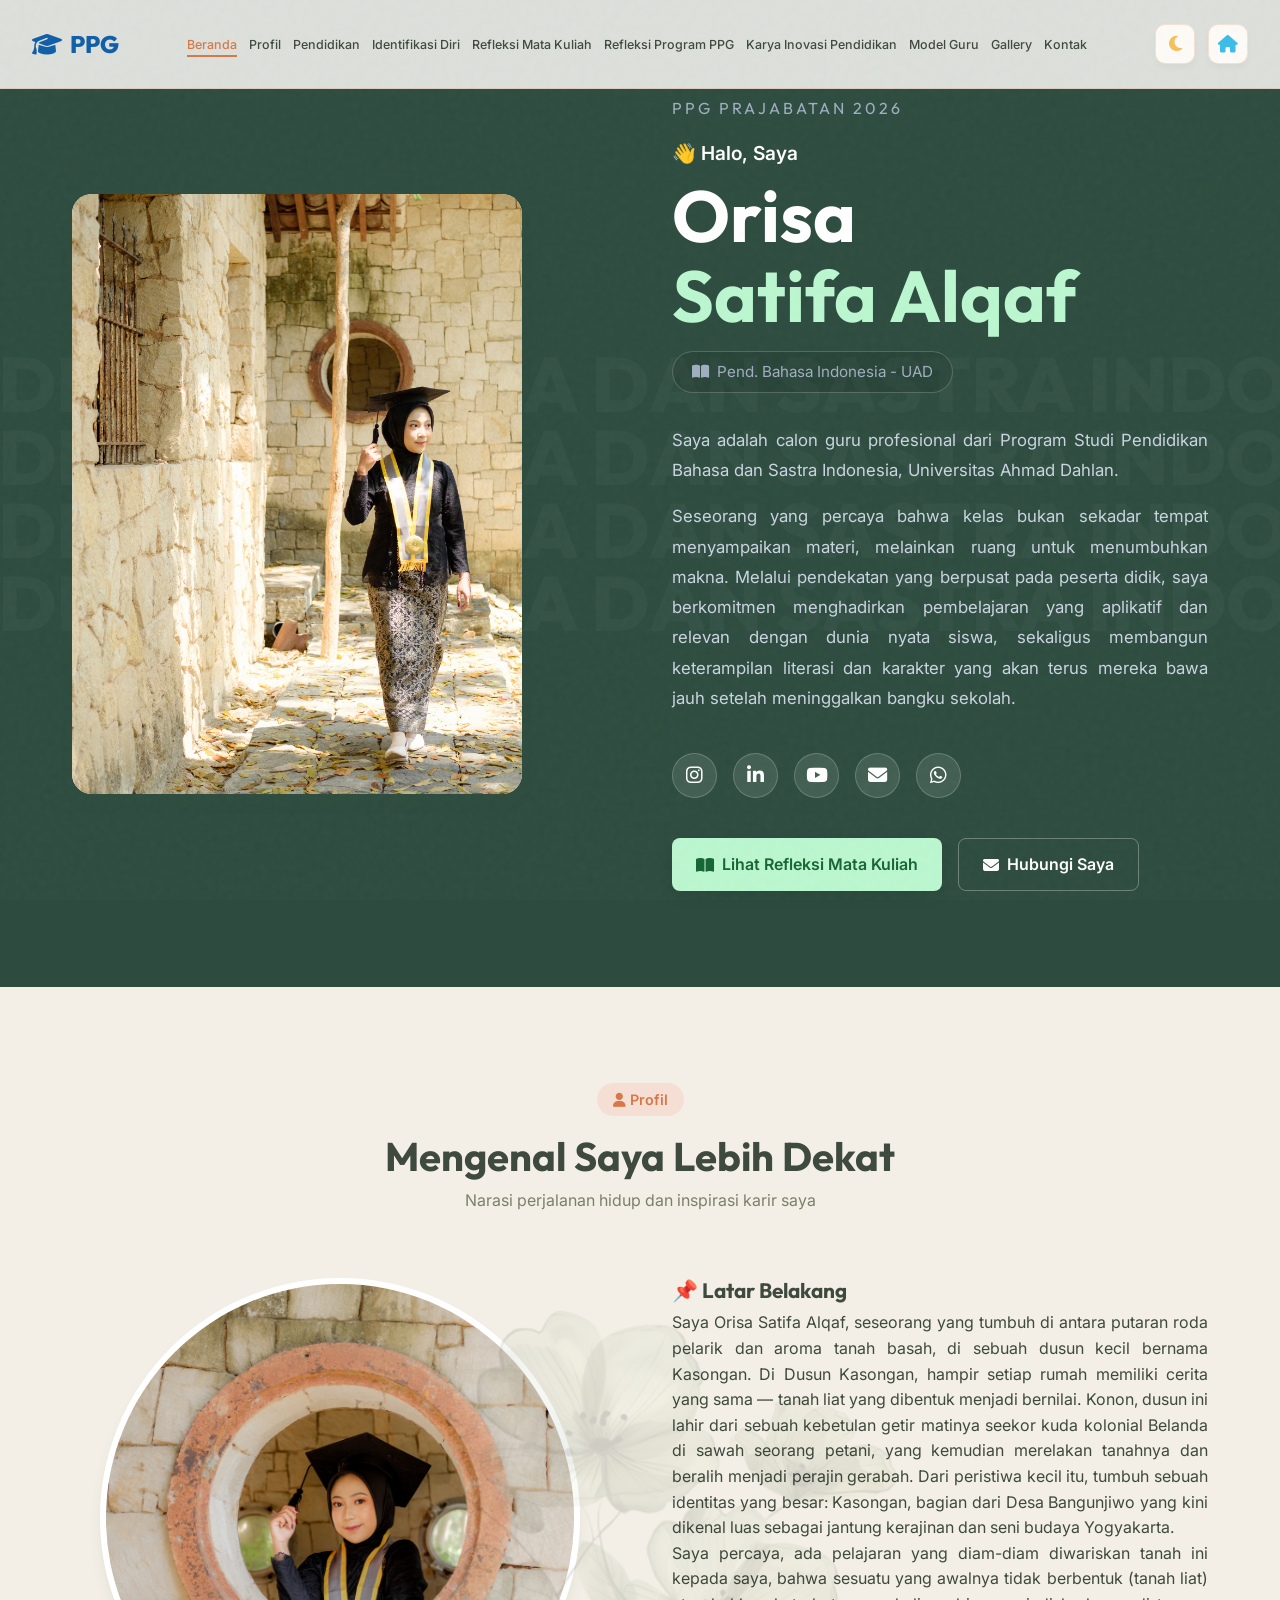
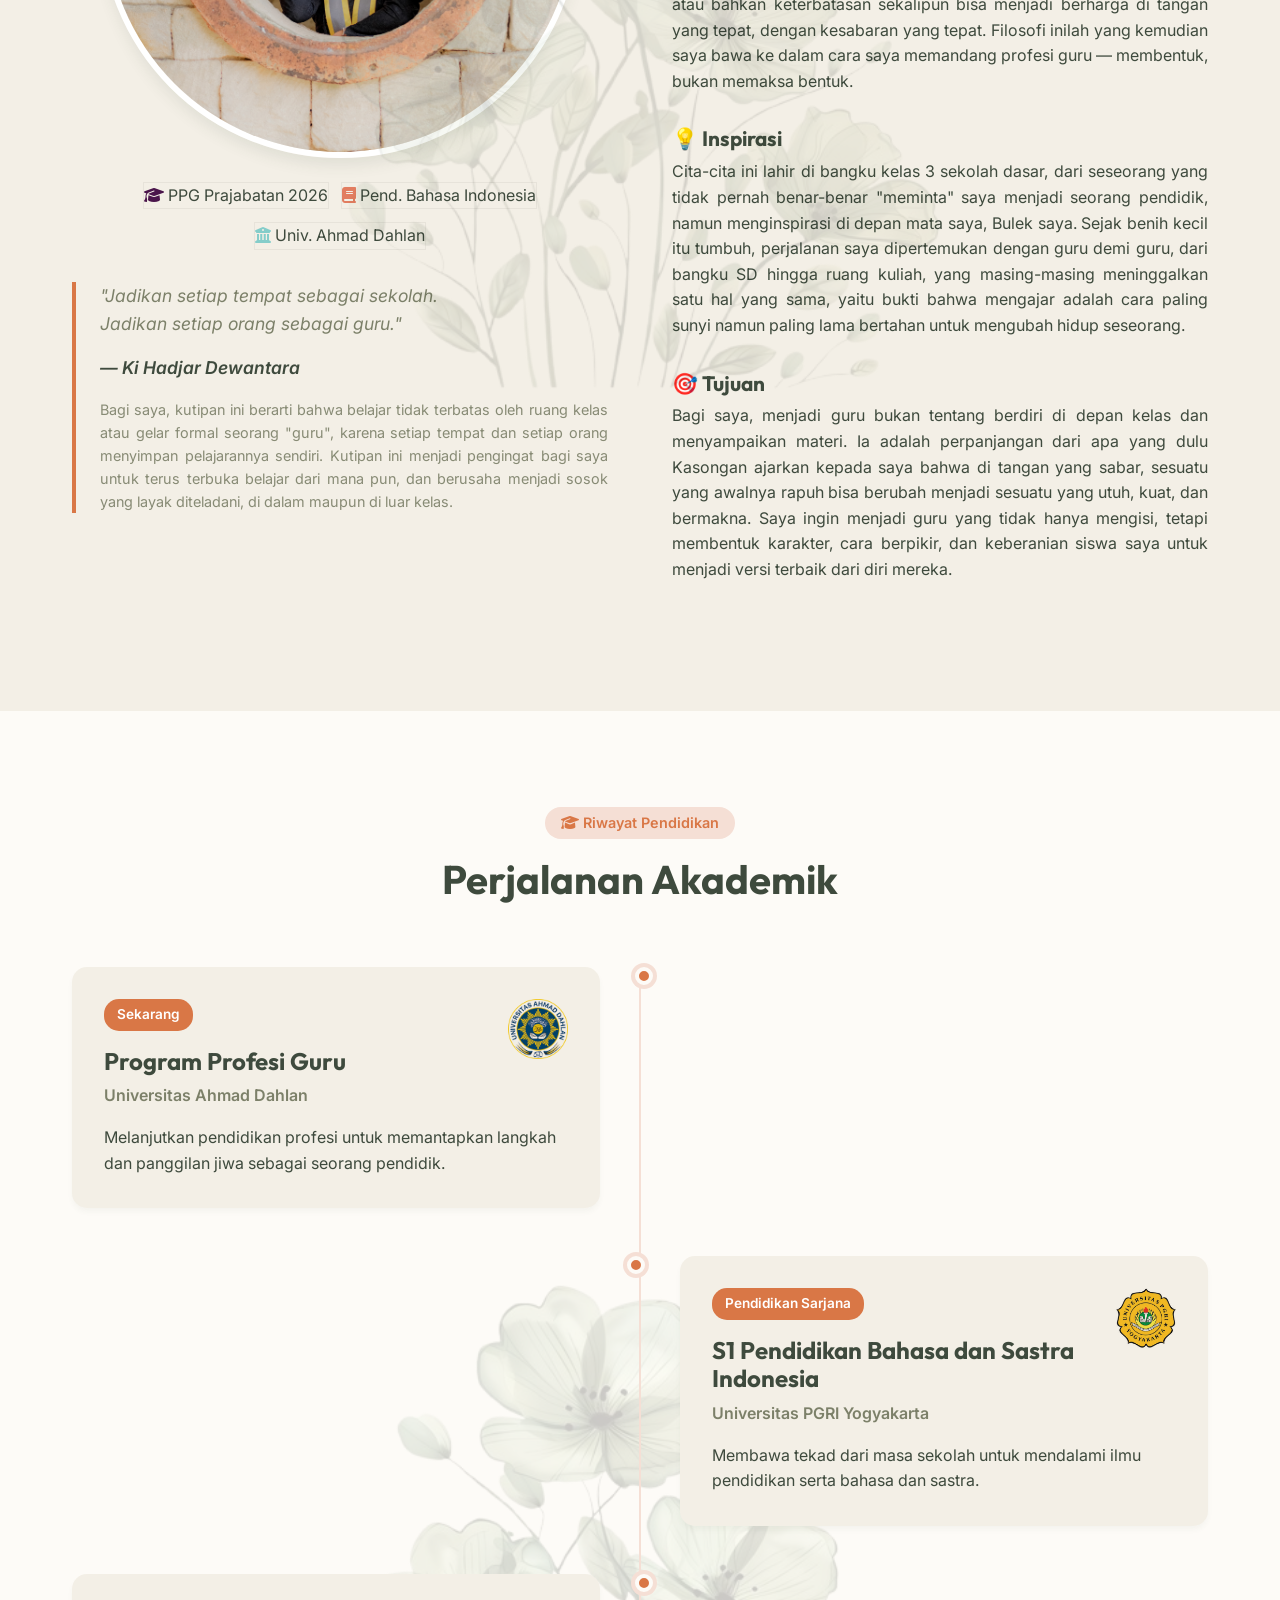
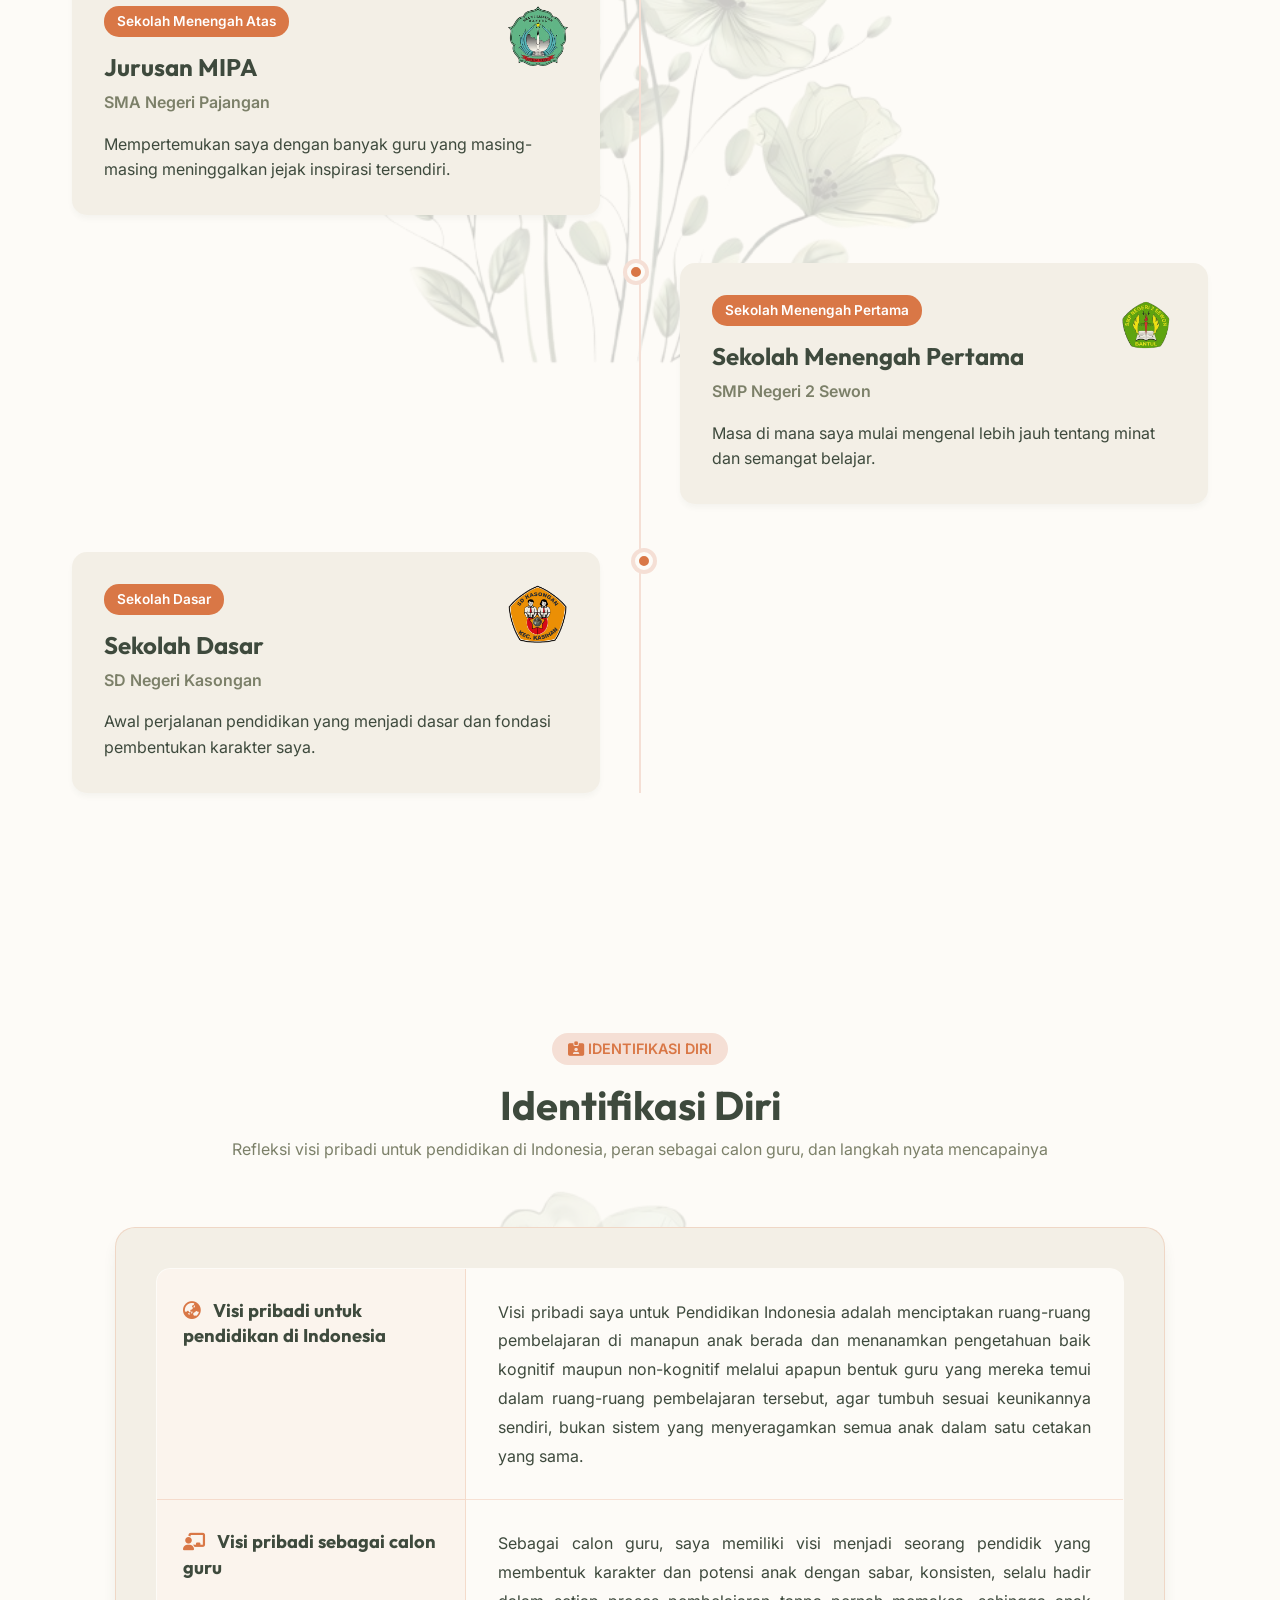
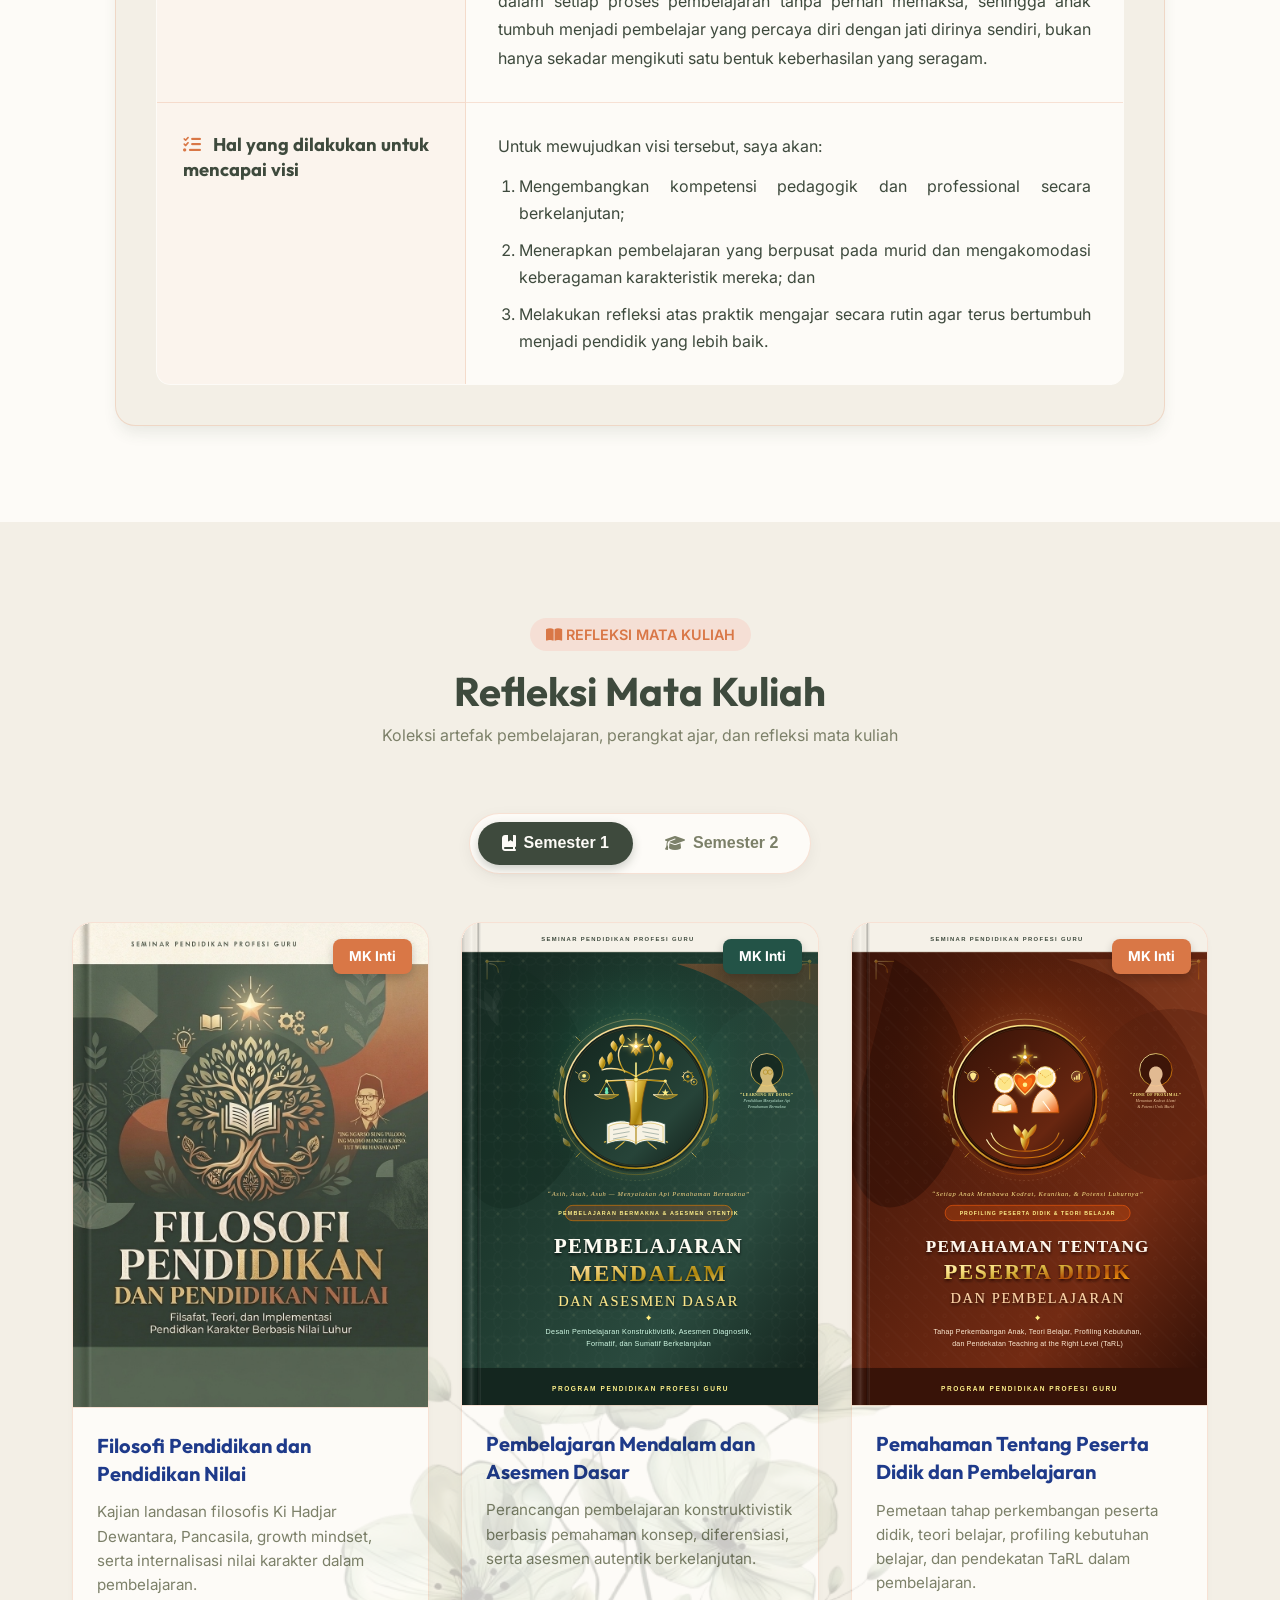
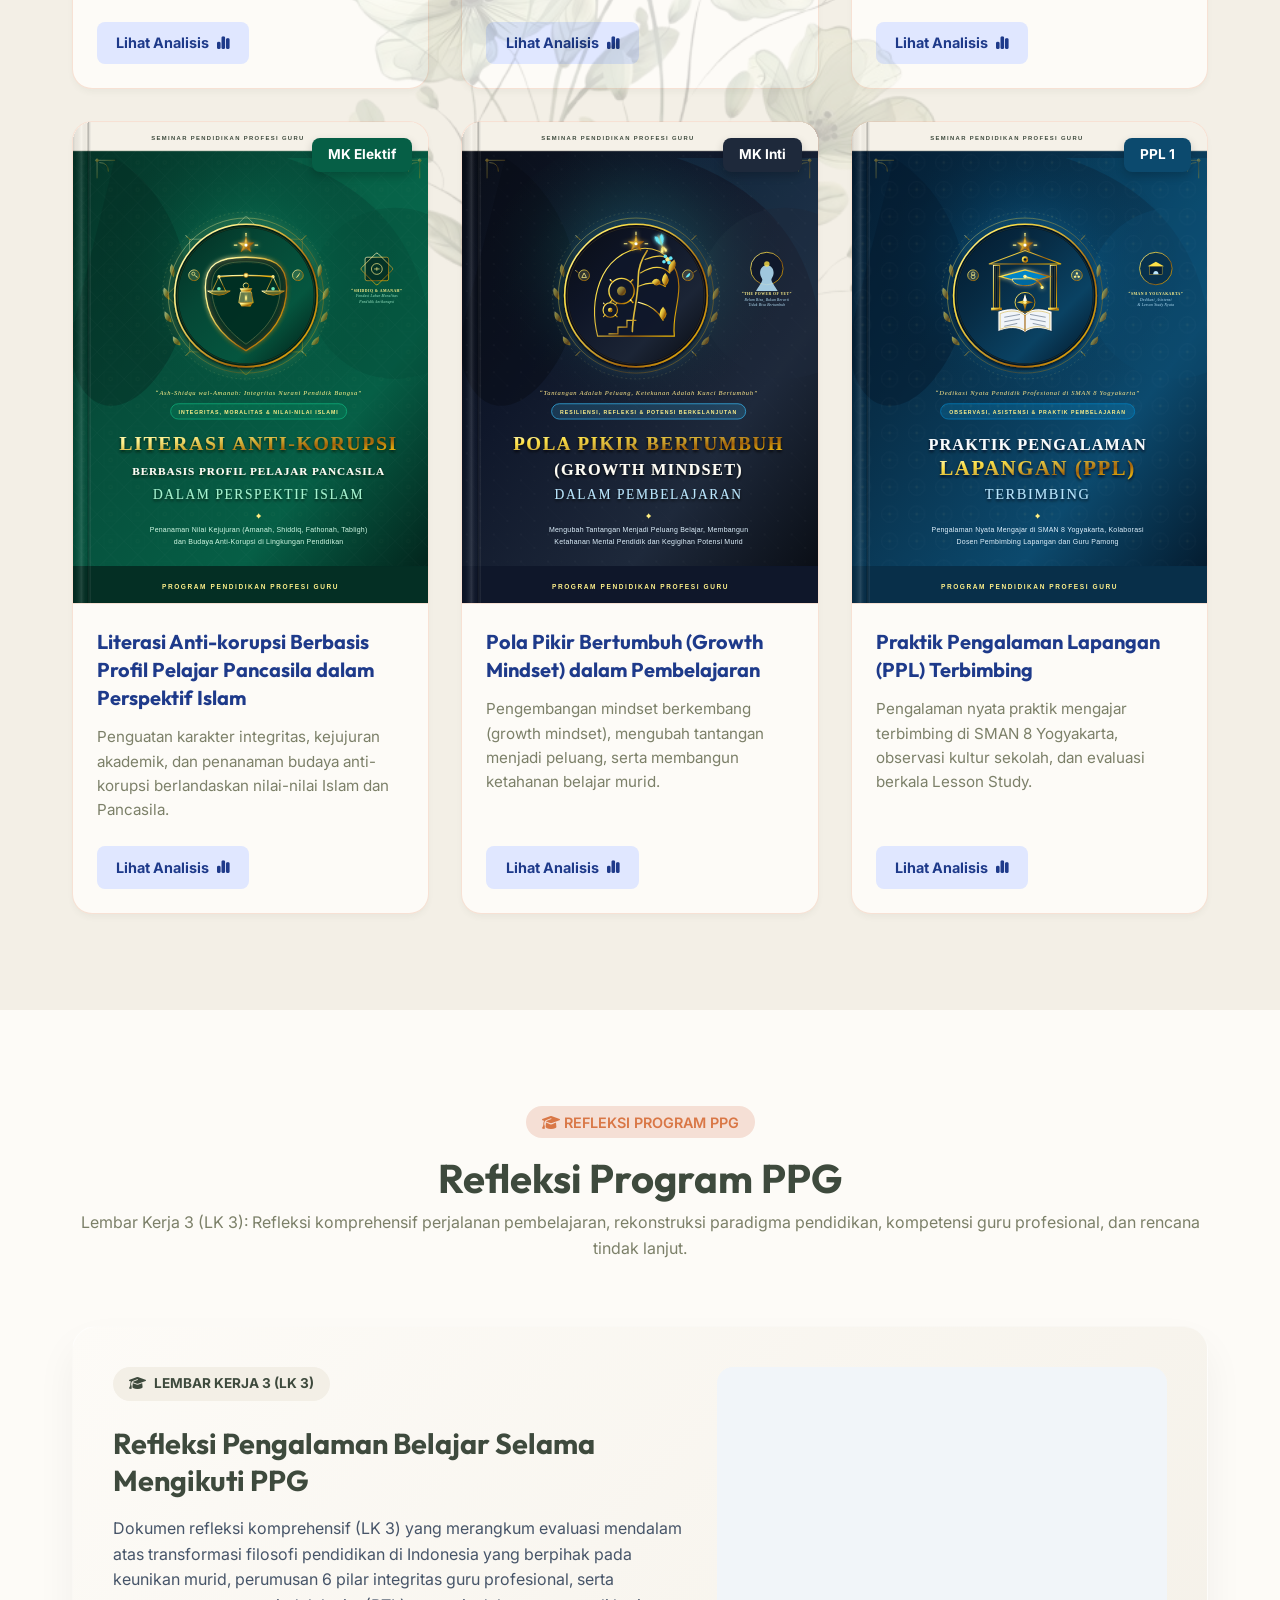
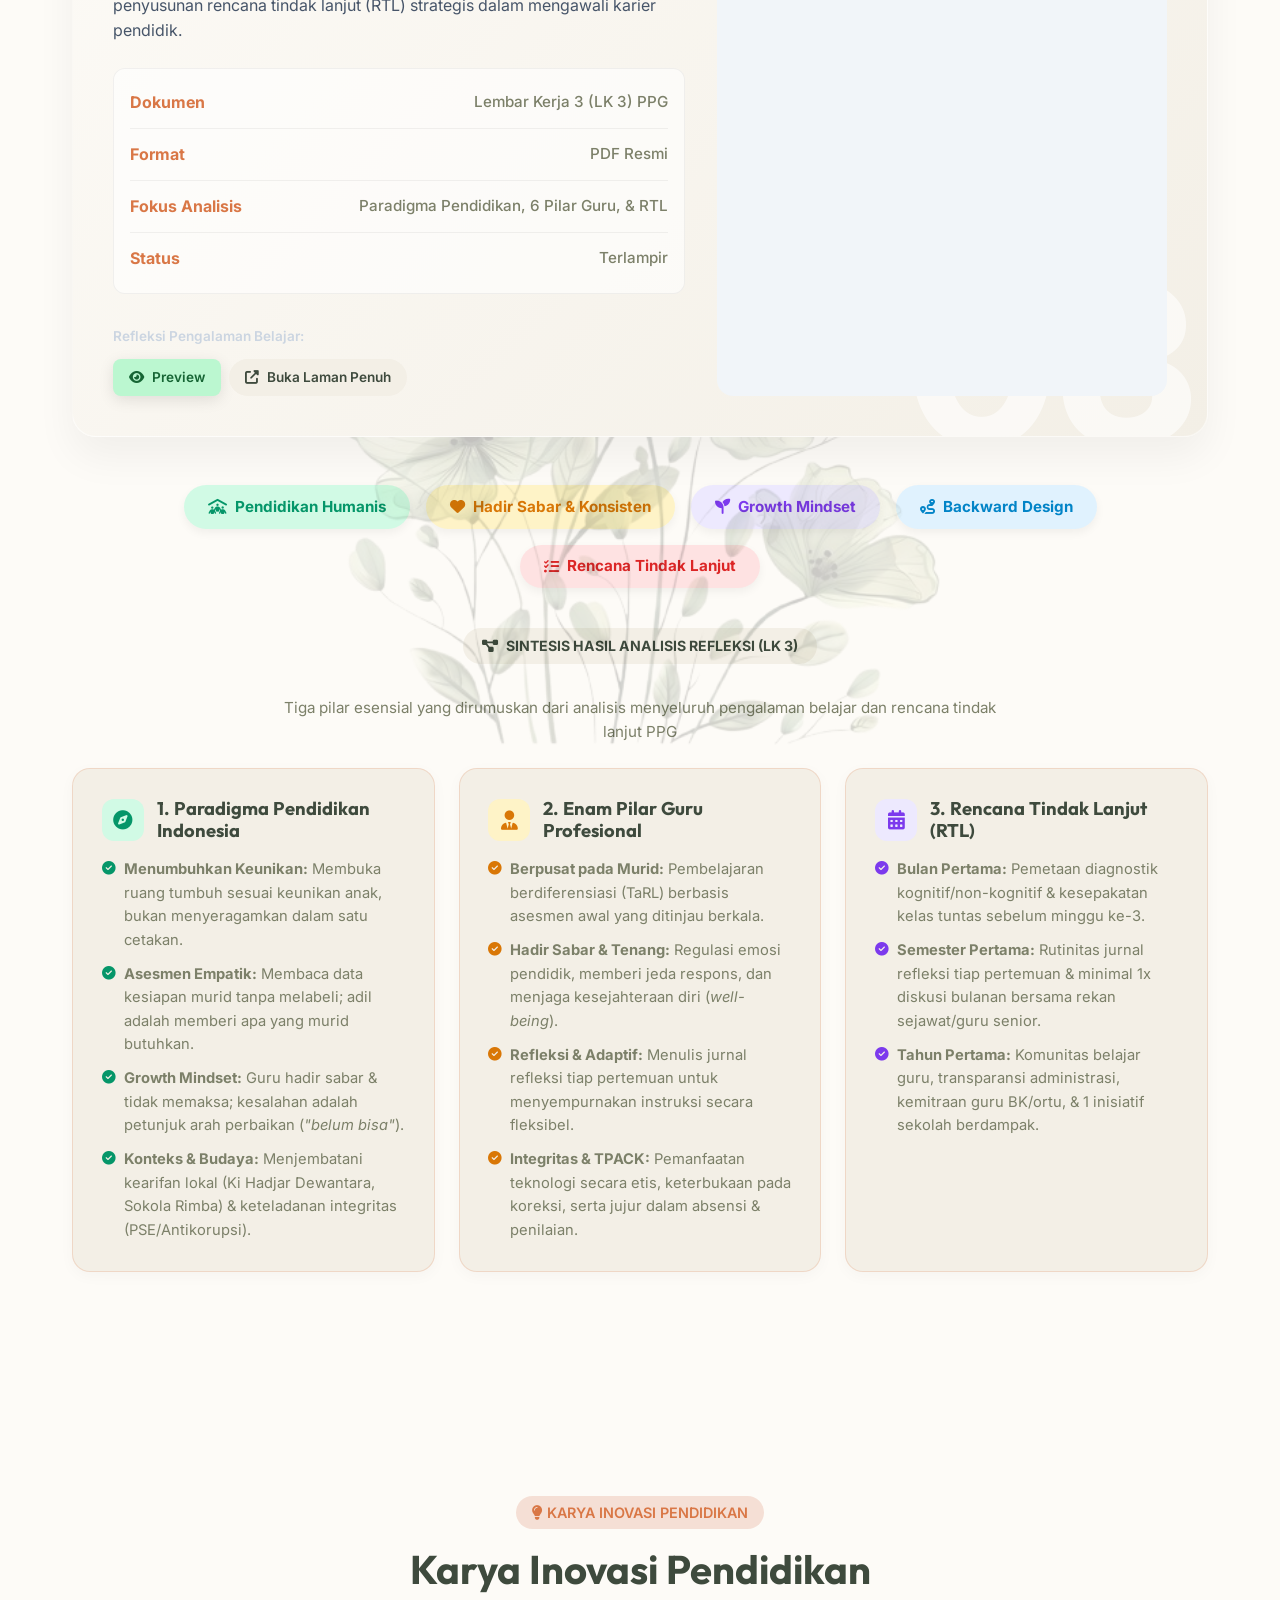
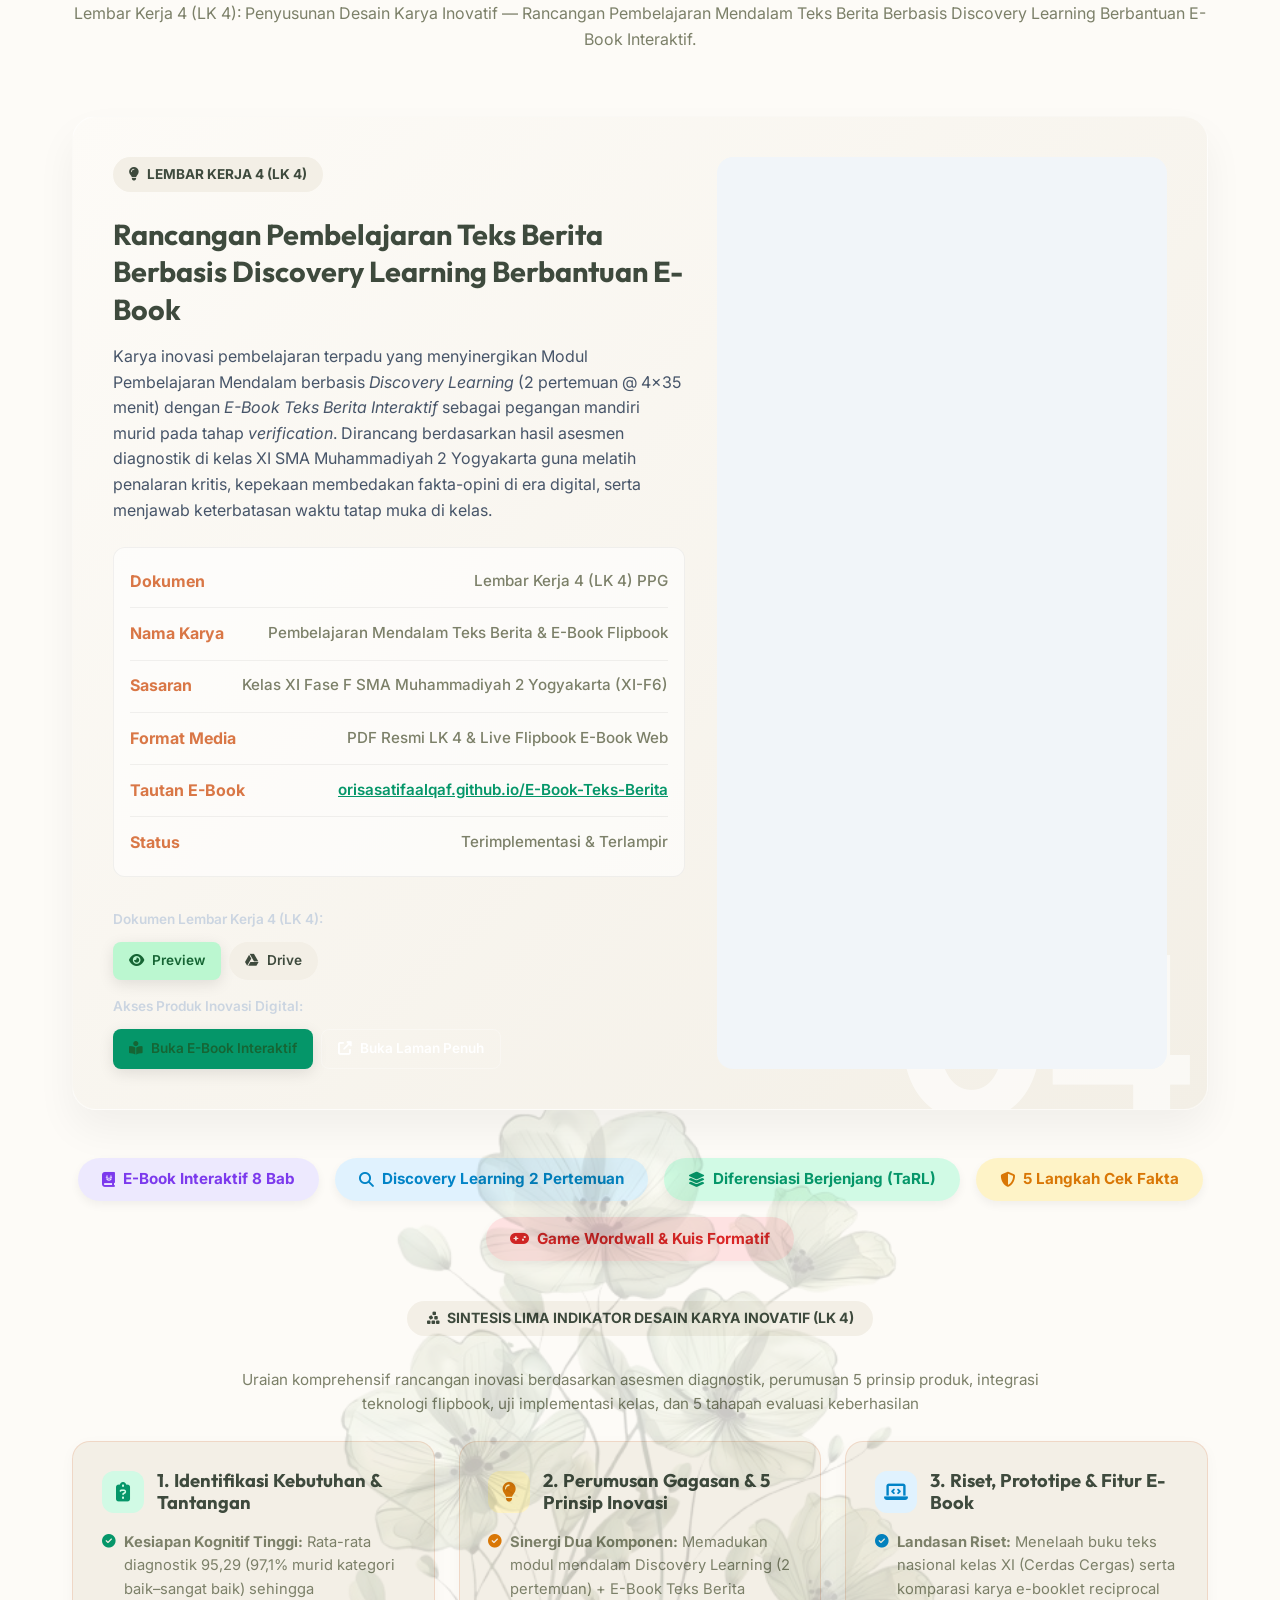
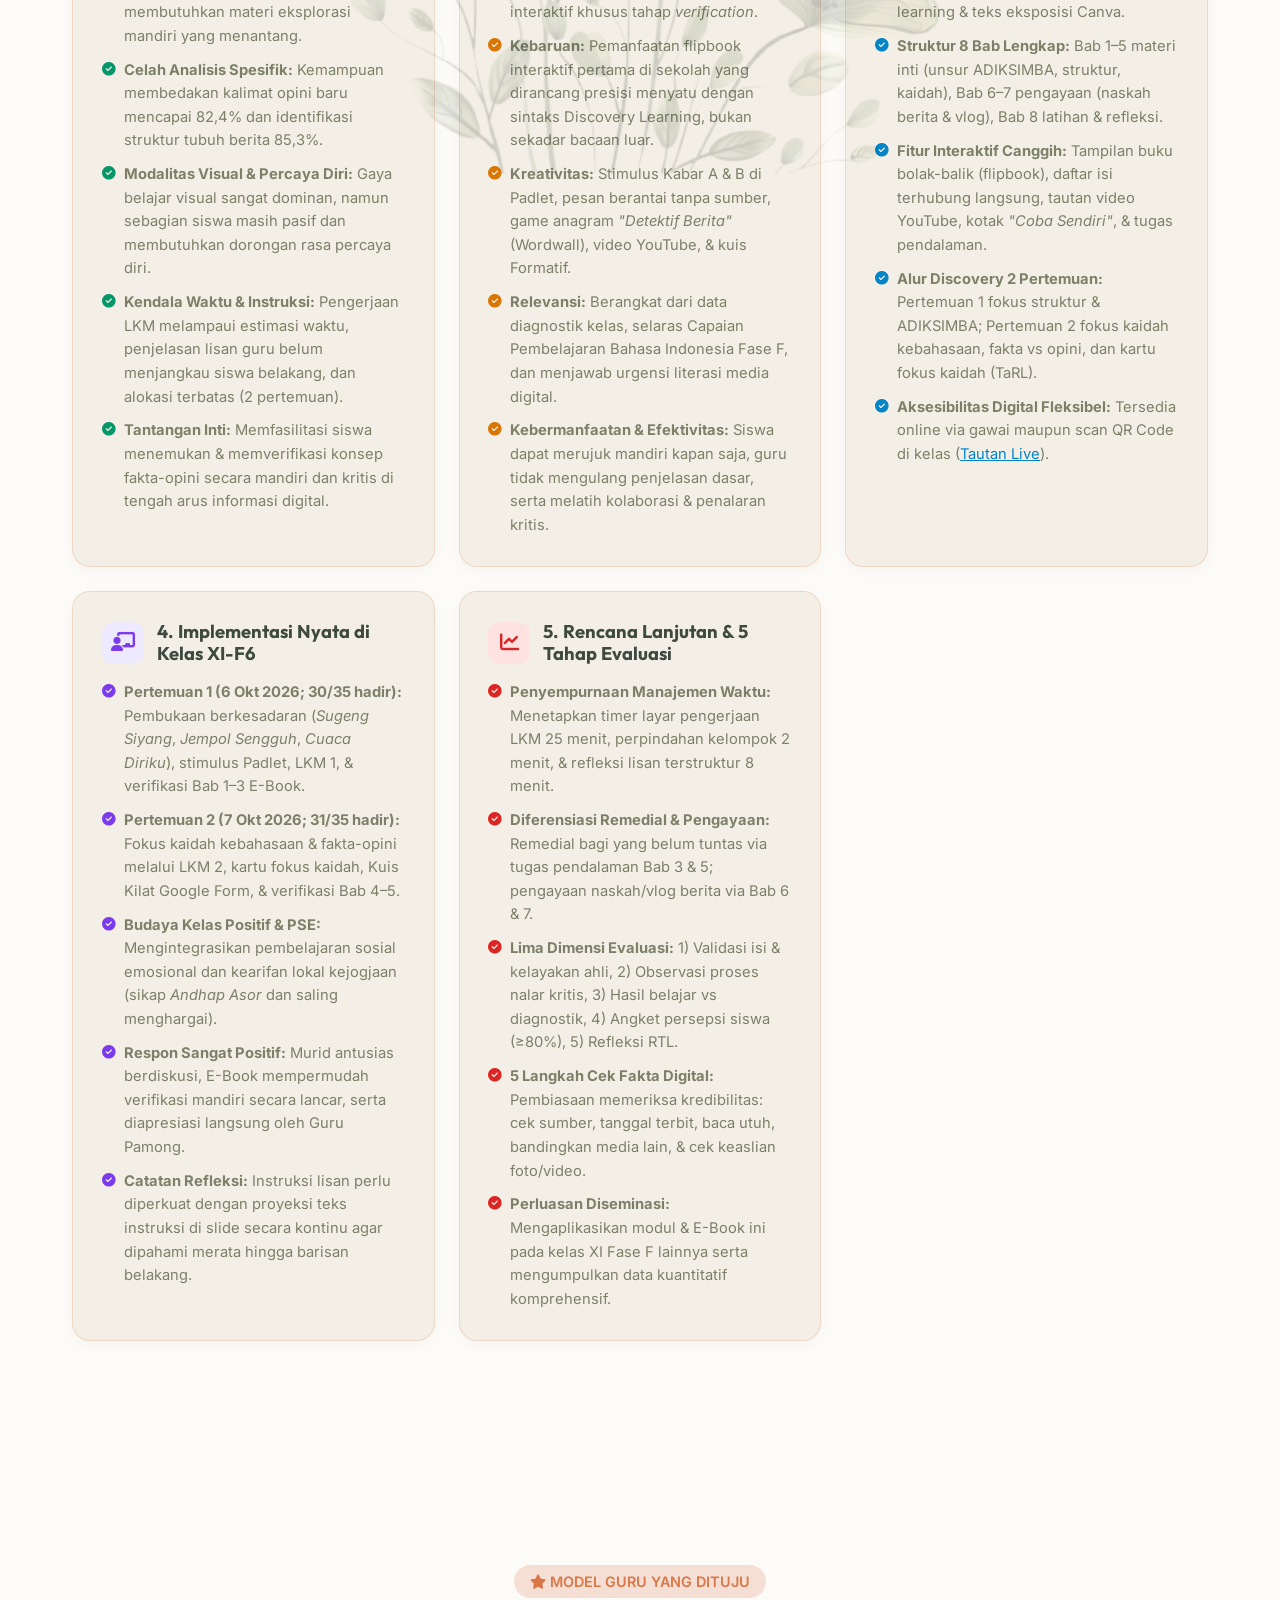
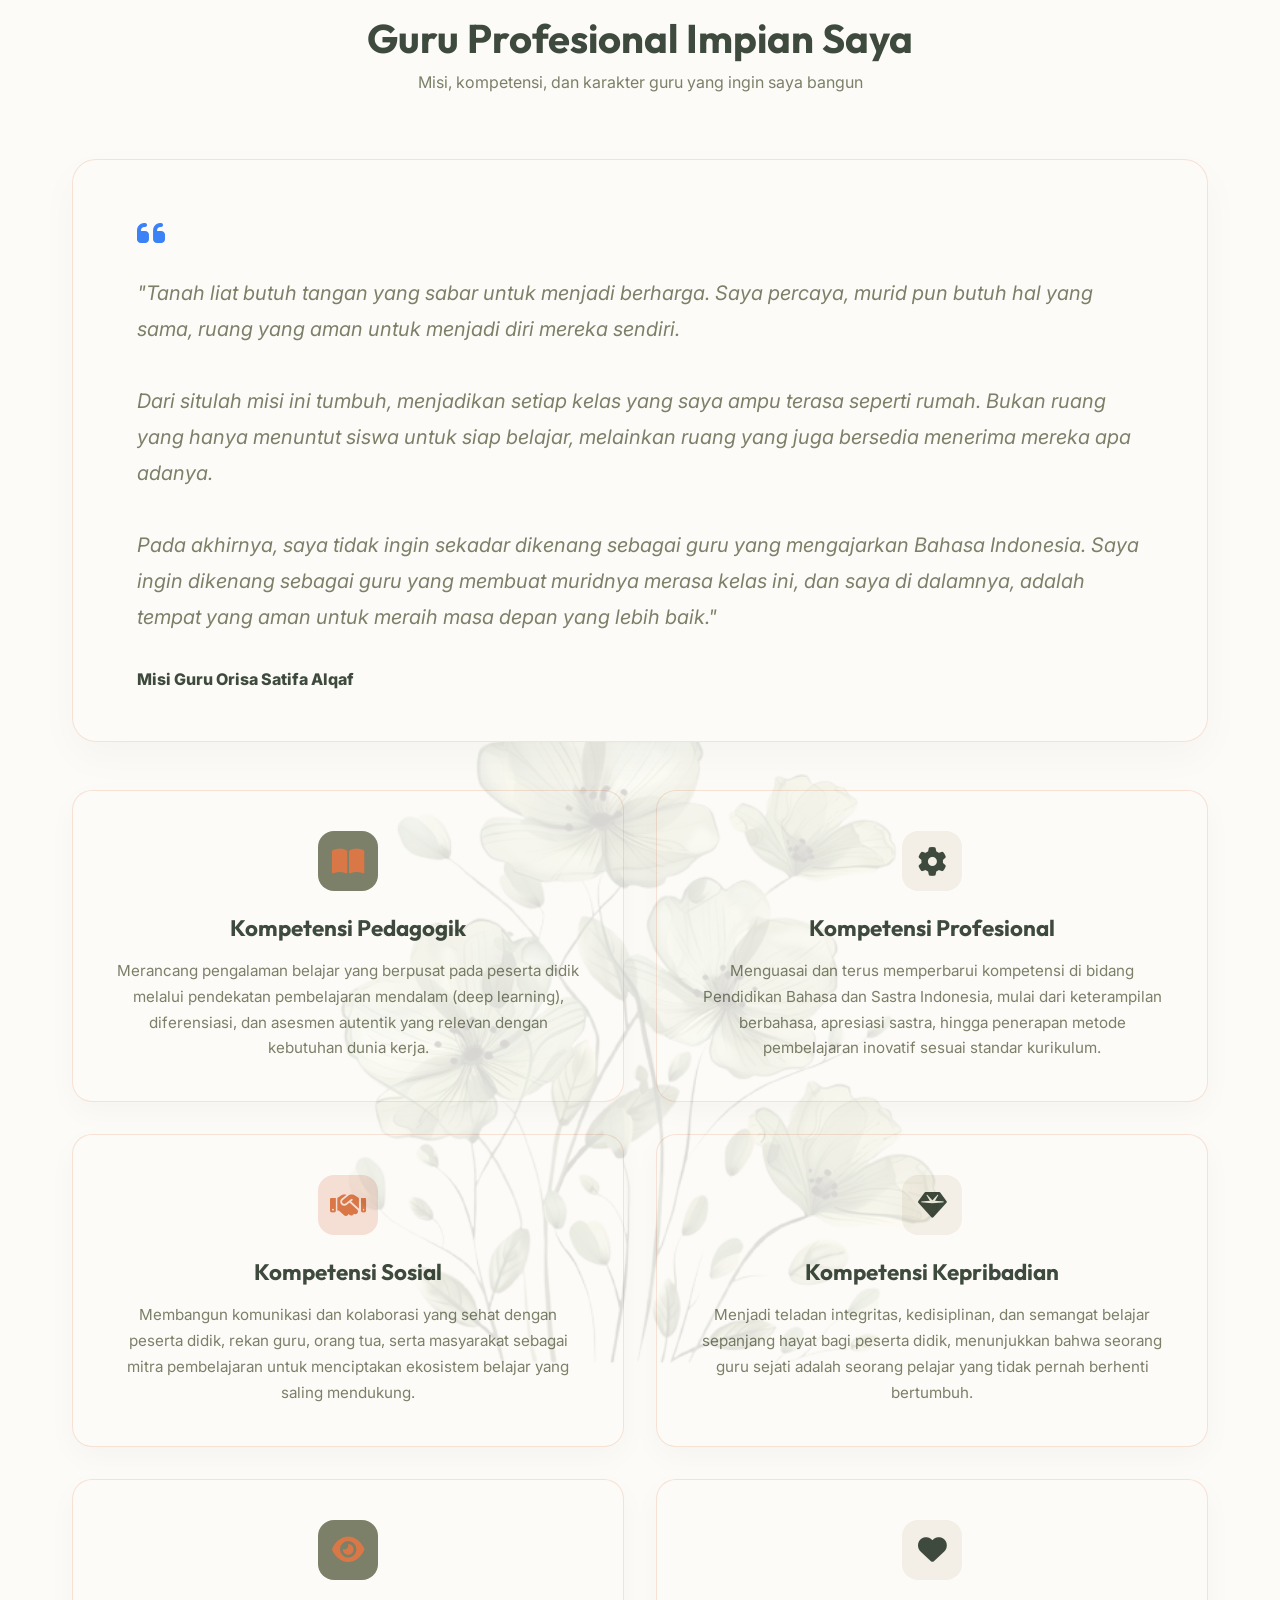
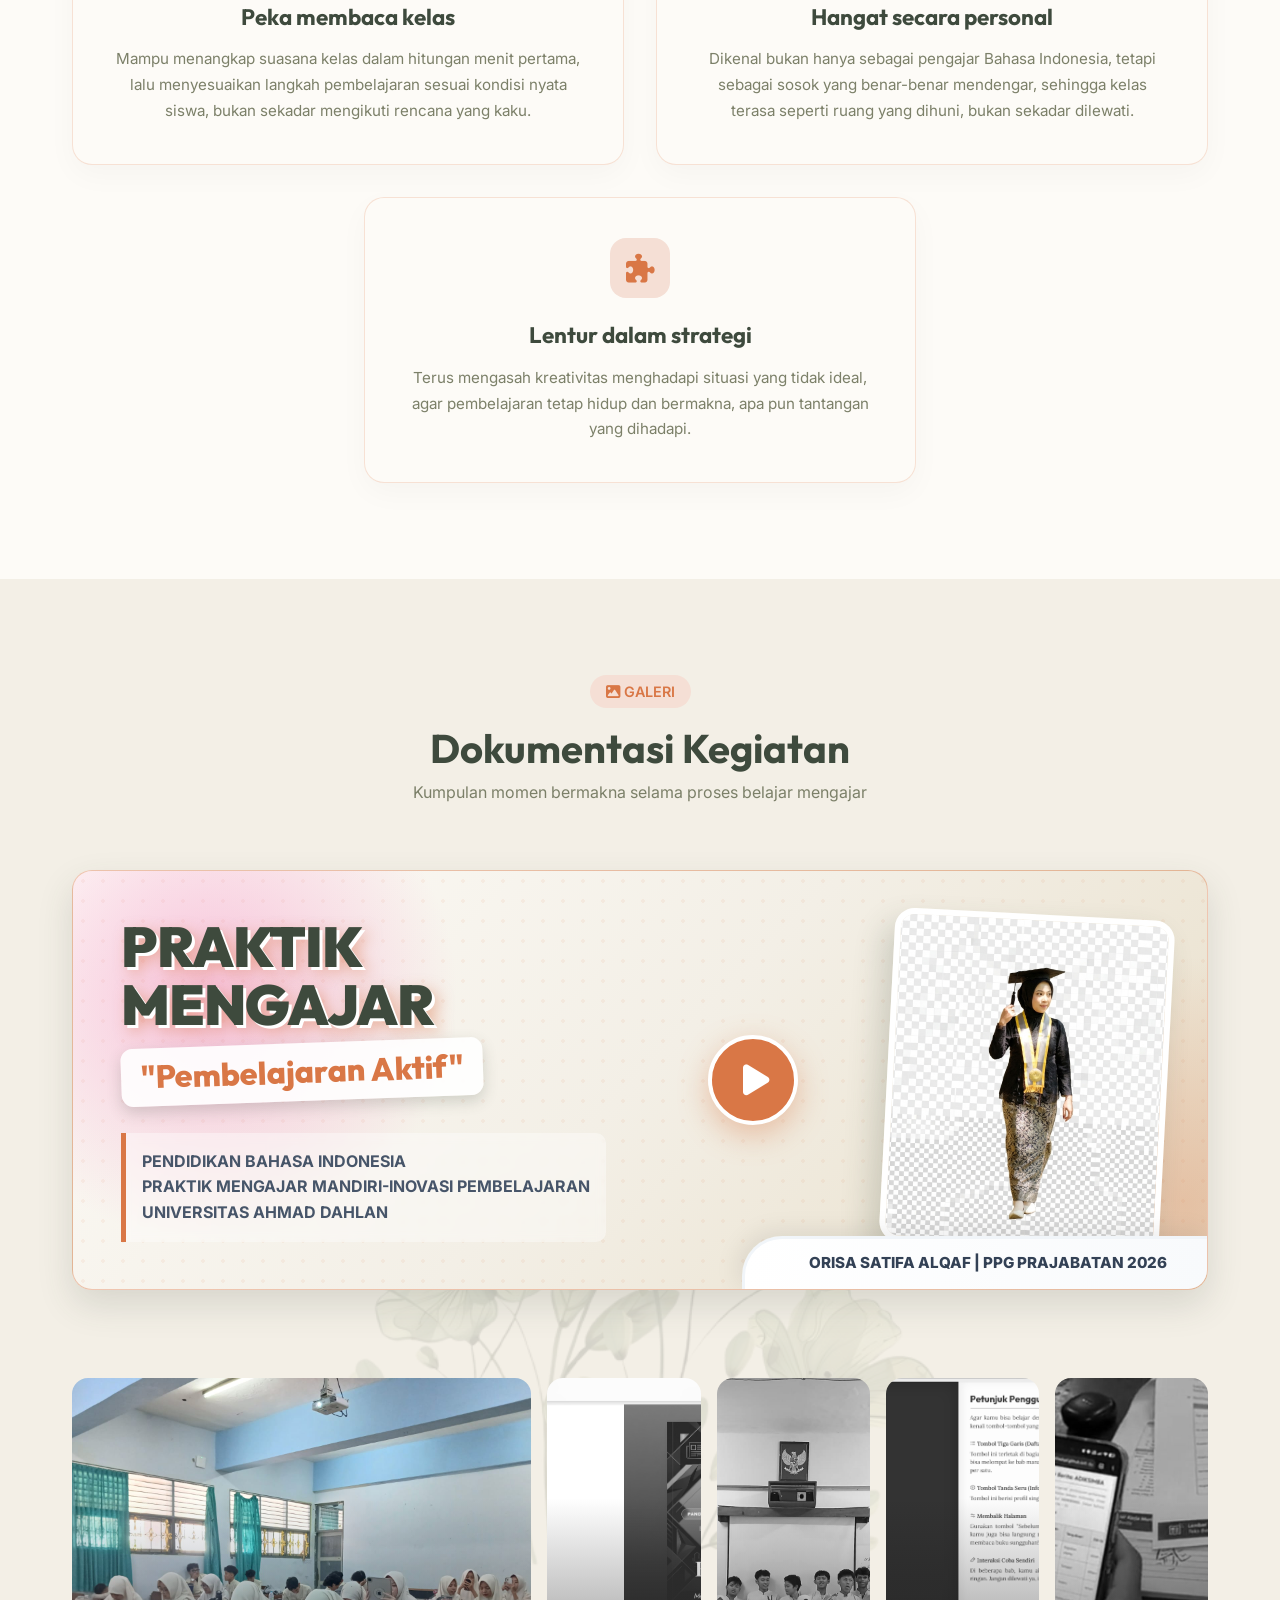
<file: portfolio.html>
<!DOCTYPE html>
<html lang="id" data-theme="light">
<head>
  <meta charset="UTF-8" />
  <meta name="viewport" content="width=device-width, initial-scale=1.0" />
  <meta name="description" content="E-Portfolio Guru Profesional. Dokumentasi perjalanan profesional, karya, dan refleksi pembelajaran." />
  <title>E-Portfolio | Guru Profesional PPG</title>
  
  <!-- Favicon PPG -->
  <link rel="icon" href="LOGO WEB.jpg" type="image/jpeg" />

  <!-- Fonts -->
  <link rel="preconnect" href="https://fonts.googleapis.com" />
  <link rel="preconnect" href="https://fonts.gstatic.com" crossorigin />
  <link href="https://fonts.googleapis.com/css2?family=Inter:wght@300;400;500;600;700;800&family=Outfit:wght@400;500;600;700;800&display=swap" rel="stylesheet" />
  
  <!-- Font Awesome -->
  <link rel="stylesheet" href="https://cdnjs.cloudflare.com/ajax/libs/font-awesome/6.5.1/css/all.min.css" />
  
  <!-- CSS -->
  <link rel="stylesheet" href="style.css?v=4" />
</head>
<body>


  <!-- Animated Particle Background -->
  <canvas id="particleCanvas"></canvas>

  <!-- Navigation -->
  <nav class="navbar" id="navbar">
    <div class="container">
      <a href="#hero" class="nav-logo" aria-label="PPG Logo">
        <span class="logo-text" style="color: #0F5EA8; display: flex; align-items: center; gap: 8px; font-weight: 800; font-size: 1.5rem;">
          <i class="fa-solid fa-graduation-cap"></i> PPG
        </span>
      </a>
      <ul class="nav-links" id="navLinks">
        <li><a href="#hero" class="active">Beranda</a></li>
        <li><a href="#about">Profil</a></li>
        <li><a href="#education">Pendidikan</a></li>
        <li><a href="#identifikasi-diri">Identifikasi Diri</a></li>
        <li><a href="#refleksi-mk">Refleksi Mata Kuliah</a></li>
        <li><a href="#refleksi-ppg">Refleksi Program PPG</a></li>
        <li><a href="#karya-inovasi">Karya Inovasi Pendidikan</a></li>
        <li><a href="#model-guru">Model Guru</a></li>
        <li><a href="#gallery">Gallery</a></li>
        <li><a href="#contact">Kontak</a></li>
      </ul>
      <div class="nav-actions">
        <button class="action-btn theme-toggle" id="themeToggle" aria-label="Toggle dark mode" title="Mode Gelap/Terang">
          <i class="fa-solid fa-moon theme-icon"></i>
        </button>
        <button class="action-btn home-btn" id="homeBtn" aria-label="Home" title="Kembali ke Awal" onclick="window.location.href='index.html';">
          <i class="fa-solid fa-house" style="color: #39BDE8;"></i>
        </button>
        <button class="hamburger" id="hamburger" aria-label="Toggle menu">
          <span></span>
          <span></span>
          <span></span>
        </button>
      </div>
    </div>
  </nav>

  <!-- Hero Section -->
  <section class="hero section" id="hero">
    <div class="hero-bg-text">
      <div>PENDIDIKAN BAHASA DAN SASTRA INDONESIA</div>
      <div>PENDIDIKAN BAHASA DAN SASTRA INDONESIA</div>
      <div>PENDIDIKAN BAHASA DAN SASTRA INDONESIA</div>
      <div>PENDIDIKAN BAHASA DAN SASTRA INDONESIA</div>
    </div>
    <div class="container hero-container">
      <div class="hero-image-section">
        <div class="hero-image-wrapper">
          <img src="gambar3.jpg" alt="Orisa Satifa Alqaf" style="width: 100%; height: 100%; object-fit: cover; object-position: 30% center; transform: scale(1.15); transform-origin: left center;" onerror="this.src='https://images.unsplash.com/photo-1523240795612-9a054b0db644?ixlib=rb-4.0.3&auto=format&fit=crop&w=800&q=80'">
        </div>
      </div>
      <div class="hero-card">
        <div class="hero-top-text">PPG PRAJABATAN 2026</div>
        <div class="hero-greeting"><span class="wave">👋</span> Halo, Saya</div>
        <h1 class="hero-name">Orisa <br class="mobile-name-break" /><span class="highlight-green">Satifa Alqaf</span></h1>
        
        <div class="hero-nim-badge">
          <i class="fa-solid fa-book-open"></i> Pend. Bahasa Indonesia - UAD
        </div>

        <p class="hero-desc" style="margin-bottom: 1rem; text-align: justify;">
          Saya adalah calon guru profesional dari Program Studi Pendidikan Bahasa dan Sastra Indonesia, Universitas Ahmad Dahlan.
        </p>
        <p class="hero-desc" style="text-align: justify;">
          Seseorang yang percaya bahwa kelas bukan sekadar tempat menyampaikan materi, melainkan ruang untuk menumbuhkan makna. Melalui pendekatan yang berpusat pada peserta didik, saya berkomitmen menghadirkan pembelajaran yang aplikatif dan relevan dengan dunia nyata siswa, sekaligus membangun keterampilan literasi dan karakter yang akan terus mereka bawa jauh setelah meninggalkan bangku sekolah.
        </p>

        <div class="hero-social-circles">
          <a href="#" target="_blank" class="social-circle"><i class="fab fa-instagram"></i></a>
          <a href="#" target="_blank" class="social-circle"><i class="fab fa-linkedin-in"></i></a>
          <a href="#" target="_blank" class="social-circle"><i class="fab fa-youtube"></i></a>
          <a href="#" target="_blank" class="social-circle"><i class="fa-solid fa-envelope"></i></a>
          <a href="#" target="_blank" class="social-circle"><i class="fa-brands fa-whatsapp"></i></a>
        </div>

        <div class="hero-actions">
          <a href="#refleksi-mk" class="btn btn-primary">
            <i class="fa-solid fa-book-open"></i> Lihat Refleksi Mata Kuliah
          </a>
          <a href="#contact" class="btn btn-outline">
            <i class="fa-solid fa-envelope"></i> Hubungi Saya
          </a>
        </div>
      </div>
    </div>
  </section>

  <!-- About Section -->
  <section class="about section" id="about">
    <div class="container">
      <div class="section-header">
        <div class="section-badge"><i class="fa-solid fa-user"></i> Profil</div>
        <h2 class="section-title">Mengenal Saya Lebih Dekat</h2>
        <p class="section-subtitle">Narasi perjalanan hidup dan inspirasi karir saya</p>
      </div>
      <div class="about-grid">
        <div class="about-image" style="align-self: start;">
          <div class="about-image-card" style="display: flex; flex-direction: column; align-items: center; margin-bottom: 2rem;">
            <div style="width: 480px; height: 480px; border-radius: 50%; border: 6px solid #ffffff; box-shadow: var(--shadow-md); overflow: hidden; margin-bottom: 1.5rem;">
              <img src="foto-profil.jpg" alt="Foto Profil" style="width: 100%; height: 100%; object-fit: cover; object-position: center 45%;">
            </div>
            <div style="display: flex; gap: 0.8rem; flex-wrap: wrap; justify-content: center;">
              <div class="hero-badge" style="margin: 0; border: 1px solid rgba(0,0,0,0.05);">
                <i class="fa-solid fa-graduation-cap" style="color: #4A154B;"></i> PPG Prajabatan 2026
              </div>
              <div class="hero-badge" style="margin: 0; border: 1px solid rgba(0,0,0,0.05);">
                <i class="fa-solid fa-book" style="color: #E27D60;"></i> Pend. Bahasa Indonesia
              </div>
              <div class="hero-badge" style="margin: 0; border: 1px solid rgba(0,0,0,0.05);">
                <i class="fa-solid fa-university" style="color: #85CDCA;"></i> Univ. Ahmad Dahlan
              </div>
            </div>
          </div>
          <blockquote class="profil-quote">
            <p><em>"Jadikan setiap tempat sebagai sekolah.<br>Jadikan setiap orang sebagai guru."</em></p>
            <cite>— Ki Hadjar Dewantara</cite>
            <p style="margin-top: 1rem; font-size: 0.9rem; font-style: normal; color: var(--text-color); opacity: 0.9; text-align: justify; line-height: 1.6;">
              Bagi saya, kutipan ini berarti bahwa belajar tidak terbatas oleh ruang kelas atau gelar formal seorang "guru", karena setiap tempat dan setiap orang menyimpan pelajarannya sendiri. Kutipan ini menjadi pengingat bagi saya untuk terus terbuka belajar dari mana pun, dan berusaha menjadi sosok yang layak diteladani, di dalam maupun di luar kelas.
            </p>
          </blockquote>
        </div>
        <div class="about-content">
          <div class="profil-narasi">
            <h3 class="narasi-heading">📌 Latar Belakang</h3>
            <p class="about-text" style="text-align: justify;">
              Saya Orisa Satifa Alqaf, seseorang yang tumbuh di antara putaran roda pelarik dan aroma tanah basah, di sebuah dusun kecil bernama Kasongan. Di Dusun Kasongan, hampir setiap rumah memiliki cerita yang sama — tanah liat yang dibentuk menjadi bernilai. Konon, dusun ini lahir dari sebuah kebetulan getir matinya seekor kuda kolonial Belanda di sawah seorang petani, yang kemudian merelakan tanahnya dan beralih menjadi perajin gerabah. Dari peristiwa kecil itu, tumbuh sebuah identitas yang besar: Kasongan, bagian dari Desa Bangunjiwo yang kini dikenal luas sebagai jantung kerajinan dan seni budaya Yogyakarta.
            </p>
            <p class="about-text" style="text-align: justify;">
              Saya percaya, ada pelajaran yang diam-diam diwariskan tanah ini kepada saya, bahwa sesuatu yang awalnya tidak berbentuk (tanah liat) atau bahkan keterbatasan sekalipun bisa menjadi berharga di tangan yang tepat, dengan kesabaran yang tepat. Filosofi inilah yang kemudian saya bawa ke dalam cara saya memandang profesi guru — membentuk, bukan memaksa bentuk.
            </p>
          </div>
          <div class="profil-narasi">
            <h3 class="narasi-heading">💡 Inspirasi</h3>
            <p class="about-text" style="text-align: justify;">
              Cita-cita ini lahir di bangku kelas 3 sekolah dasar, dari seseorang yang tidak pernah benar-benar "meminta" saya menjadi seorang pendidik, namun menginspirasi di depan mata saya, Bulek saya. Sejak benih kecil itu tumbuh, perjalanan saya dipertemukan dengan guru demi guru, dari bangku SD hingga ruang kuliah, yang masing-masing meninggalkan satu hal yang sama, yaitu bukti bahwa mengajar adalah cara paling sunyi namun paling lama bertahan untuk mengubah hidup seseorang.
            </p>
          </div>
          <div class="profil-narasi">
            <h3 class="narasi-heading">🎯 Tujuan</h3>
            <p class="about-text" style="text-align: justify;">
              Bagi saya, menjadi guru bukan tentang berdiri di depan kelas dan menyampaikan materi. Ia adalah perpanjangan dari apa yang dulu Kasongan ajarkan kepada saya bahwa di tangan yang sabar, sesuatu yang awalnya rapuh bisa berubah menjadi sesuatu yang utuh, kuat, dan bermakna. Saya ingin menjadi guru yang tidak hanya mengisi, tetapi membentuk karakter, cara berpikir, dan keberanian siswa saya untuk menjadi versi terbaik dari diri mereka.
            </p>
          </div>
        </div>
      </div>
    </div>
  </section>

  <!-- Education Section -->
  <section class="education section" id="education">
    <div class="container">
      <div class="section-header">
        <div class="section-badge"><i class="fa-solid fa-graduation-cap"></i> Riwayat Pendidikan</div>
        <h2 class="section-title">Perjalanan Akademik</h2>
      </div>
      <div class="timeline">
        <div class="timeline-item">
          <div class="timeline-dot"></div>
          <div class="timeline-card">
            <img src="uad-logo.png" alt="UAD Logo" class="school-logo" style="width: 60px; height: 60px; object-fit: contain; float: right; margin-left: 1rem; border-radius: 8px;">
            <span class="timeline-year">Sekarang</span>
            <h3>Program Profesi Guru</h3>
            <p class="institution">Universitas Ahmad Dahlan</p>
            <p>Melanjutkan pendidikan profesi untuk memantapkan langkah dan panggilan jiwa sebagai seorang pendidik.</p>
          </div>
        </div>
        <div class="timeline-item">
          <div class="timeline-dot"></div>
          <div class="timeline-card">
            <img src="LOGO UPY.jpg" alt="UPY Logo" class="school-logo" style="width: 60px; height: 60px; object-fit: contain; float: right; margin-left: 1rem; border-radius: 8px;">
            <span class="timeline-year">Pendidikan Sarjana</span>
            <h3>S1 Pendidikan Bahasa dan Sastra Indonesia</h3>
            <p class="institution">Universitas PGRI Yogyakarta</p>
            <p>Membawa tekad dari masa sekolah untuk mendalami ilmu pendidikan serta bahasa dan sastra.</p>
          </div>
        </div>
        <div class="timeline-item">
          <div class="timeline-dot"></div>
          <div class="timeline-card">
            <img src="LOGO SMA.png" alt="SMA Logo" class="school-logo" style="width: 60px; height: 60px; object-fit: contain; float: right; margin-left: 1rem; border-radius: 8px;">
            <span class="timeline-year">Sekolah Menengah Atas</span>
            <h3>Jurusan MIPA</h3>
            <p class="institution">SMA Negeri Pajangan</p>
            <p>Mempertemukan saya dengan banyak guru yang masing-masing meninggalkan jejak inspirasi tersendiri.</p>
          </div>
        </div>
        <div class="timeline-item">
          <div class="timeline-dot"></div>
          <div class="timeline-card">
            <img src="LOGO SMP.png" alt="SMP Logo" class="school-logo" style="width: 60px; height: 60px; object-fit: contain; float: right; margin-left: 1rem; border-radius: 8px; transform: scale(1.4);">
            <span class="timeline-year">Sekolah Menengah Pertama</span>
            <h3>Sekolah Menengah Pertama</h3>
            <p class="institution">SMP Negeri 2 Sewon</p>
            <p>Masa di mana saya mulai mengenal lebih jauh tentang minat dan semangat belajar.</p>
          </div>
        </div>
        <div class="timeline-item">
          <div class="timeline-dot"></div>
          <div class="timeline-card">
            <img src="LOGO SD.png" alt="SD Logo" class="school-logo" style="width: 60px; height: 60px; object-fit: contain; float: right; margin-left: 1rem; border-radius: 8px;">
            <span class="timeline-year">Sekolah Dasar</span>
            <h3>Sekolah Dasar</h3>
            <p class="institution">SD Negeri Kasongan</p>
            <p>Awal perjalanan pendidikan yang menjadi dasar dan fondasi pembentukan karakter saya.</p>
          </div>
        </div>
      </div>
    </div>
  </section>

  <!-- Section: Identifikasi Diri -->
  <section class="identifikasi-diri section" id="identifikasi-diri">
    <div class="container">
      <div class="section-header">
        <div class="section-badge"><i class="fa-solid fa-id-card-clip"></i> IDENTIFIKASI DIRI</div>
        <h2 class="section-title">Identifikasi Diri</h2>
        <p class="section-subtitle">Refleksi visi pribadi untuk pendidikan di Indonesia, peran sebagai calon guru, dan langkah nyata mencapainya</p>
      </div>

      <div class="identifikasi-card">
        <div class="identifikasi-table-wrapper">
          <table class="identifikasi-table">
            <tbody>
              <tr>
                <td class="identifikasi-label">
                  <i class="fa-solid fa-earth-asia"></i> Visi pribadi untuk pendidikan di Indonesia
                </td>
                <td class="identifikasi-content">
                  Visi pribadi saya untuk Pendidikan Indonesia adalah menciptakan ruang-ruang pembelajaran di manapun anak berada dan menanamkan pengetahuan baik kognitif maupun non-kognitif melalui apapun bentuk guru yang mereka temui dalam ruang-ruang pembelajaran tersebut, agar tumbuh sesuai keunikannya sendiri, bukan sistem yang menyeragamkan semua anak dalam satu cetakan yang sama.
                </td>
              </tr>
              <tr>
                <td class="identifikasi-label">
                  <i class="fa-solid fa-chalkboard-user"></i> Visi pribadi sebagai calon guru
                </td>
                <td class="identifikasi-content">
                  Sebagai calon guru, saya memiliki visi menjadi seorang pendidik yang membentuk karakter dan potensi anak dengan sabar, konsisten, selalu hadir dalam setiap proses pembelajaran tanpa pernah memaksa, sehingga anak tumbuh menjadi pembelajar yang percaya diri dengan jati dirinya sendiri, bukan hanya sekadar mengikuti satu bentuk keberhasilan yang seragam.
                </td>
              </tr>
              <tr>
                <td class="identifikasi-label">
                  <i class="fa-solid fa-list-check"></i> Hal yang dilakukan untuk mencapai visi
                </td>
                <td class="identifikasi-content">
                  Untuk mewujudkan visi tersebut, saya akan:
                  <ol class="identifikasi-list">
                    <li>Mengembangkan kompetensi pedagogik dan professional secara berkelanjutan;</li>
                    <li>Menerapkan pembelajaran yang berpusat pada murid dan mengakomodasi keberagaman karakteristik mereka; dan</li>
                    <li>Melakukan refleksi atas praktik mengajar secara rutin agar terus bertumbuh menjadi pendidik yang lebih baik.</li>
                  </ol>
                </td>
              </tr>
            </tbody>
          </table>
        </div>
      </div>
    </div>
  </section>

  <!-- Refleksi Mata Kuliah Section -->
  <section class="portfolio section" id="refleksi-mk">
    <div class="container">
      <div class="section-header">
        <div class="section-badge"><i class="fa-solid fa-book-open"></i> REFLEKSI MATA KULIAH</div>
        <h2 class="section-title">Refleksi Mata Kuliah</h2>
        <p class="section-subtitle">Koleksi artefak pembelajaran, perangkat ajar, dan refleksi mata kuliah</p>
      </div>

      <!-- Filter Controls (Semester 1 & Semester 2) -->
      <div class="portfolio-filters">
        <!-- Tier 1: Main Switch -->
        <div class="filter-switch-wrapper">
          <div class="filter-switch">
            <button class="switch-btn active" data-tipe="sem1"><i class="fa-solid fa-book-bookmark"></i> Semester 1</button>
            <button class="switch-btn" data-tipe="sem2"><i class="fa-solid fa-graduation-cap"></i> Semester 2</button>
          </div>
        </div>
      </div>

      <!-- Portfolio Grid -->
      <div class="portfolio-grid" id="portfolioGrid">

        <!-- Card 1: Filosofi Pendidikan dan Pendidikan Nilai -->
        <div class="portfolio-card" data-tipe="sem1" data-siklus="1" data-kategori="rpp">
          <div class="card-image-wrapper">
            <img src="filosofi-cover.jpg?v=3" alt="Cover Filosofi Pendidikan dan Pendidikan Nilai" style="width: 100%; height: 100%; object-fit: cover;" onerror="this.src='modul-cover.png'">
            <div class="card-badge badge-rpp" style="background-color: #d97746;">MK Inti</div>
            <div class="card-overlay">
              <a href="https://drive.google.com/file/d/1TNvduxarlASGMuXjR-zUXO0_M1XkJDRx/view?usp=sharing" target="_blank" class="overlay-content" style="text-decoration: none;">
                <i class="fa-solid fa-file-pdf"></i> Buka LK 2 di Drive
              </a>
            </div>
          </div>
          <div class="card-content">
            <h3 class="card-title">Filosofi Pendidikan dan Pendidikan Nilai</h3>
            <p class="card-desc">Kajian landasan filosofis Ki Hadjar Dewantara, Pancasila, growth mindset, serta internalisasi nilai karakter dalam pembelajaran.</p>
            <a href="#" class="btn-analysis" data-target="analysisPanelFilosofi">Lihat Analisis <i class="fa-solid fa-chart-simple"></i></a>
          </div>
        </div>

        <!-- Card 2: Pembelajaran Mendalam dan Asesmen Dasar -->
        <div class="portfolio-card" data-tipe="sem1" data-siklus="1" data-kategori="rpp">
          <div class="card-image-wrapper">
            <img src="cover-pmad.svg?v=4" alt="Cover Pembelajaran Mendalam dan Asesmen Dasar" style="width: 100%; height: 100%; object-fit: cover;">
            <div class="card-badge badge-rpp" style="background-color: #235347;">MK Inti</div>
            <div class="card-overlay">
              <a href="https://drive.google.com/file/d/131Knei9ae3mvdp4mpOzd_yt9xrBvKyL4/view?usp=sharing" target="_blank" class="overlay-content" style="text-decoration: none;">
                <i class="fa-solid fa-file-pdf"></i> Buka LK 2 di Drive
              </a>
            </div>
          </div>
          <div class="card-content">
            <h3 class="card-title">Pembelajaran Mendalam dan Asesmen Dasar</h3>
            <p class="card-desc">Perancangan pembelajaran konstruktivistik berbasis pemahaman konsep, diferensiasi, serta asesmen autentik berkelanjutan.</p>
            <a href="#" class="btn-analysis" data-target="analysisPanelPMAD">Lihat Analisis <i class="fa-solid fa-chart-simple"></i></a>
          </div>
        </div>

        <!-- Card 3: Pemahaman Tentang Peserta Didik dan Pembelajaran -->
        <div class="portfolio-card" data-tipe="sem1" data-siklus="1" data-kategori="rpp">
          <div class="card-image-wrapper">
            <img src="cover-ppdp.svg?v=4" alt="Cover Pemahaman Tentang Peserta Didik dan Pembelajaran" style="width: 100%; height: 100%; object-fit: cover;">
            <div class="card-badge badge-rpp" style="background-color: #d97746;">MK Inti</div>
            <div class="card-overlay">
              <a href="https://drive.google.com/file/d/1xAXw_1c-pBm8HNWShA2LWZ8XZnriggCt/view?usp=sharing" target="_blank" class="overlay-content" style="text-decoration: none;">
                <i class="fa-solid fa-file-pdf"></i> Buka LK 2 di Drive
              </a>
            </div>
          </div>
          <div class="card-content">
            <h3 class="card-title">Pemahaman Tentang Peserta Didik dan Pembelajaran</h3>
            <p class="card-desc">Pemetaan tahap perkembangan peserta didik, teori belajar, profiling kebutuhan belajar, dan pendekatan TaRL dalam pembelajaran.</p>
            <a href="#" class="btn-analysis" data-target="analysisPanelPPDP">Lihat Analisis <i class="fa-solid fa-chart-simple"></i></a>
          </div>
        </div>

        <!-- Card 4: Literasi Anti-korupsi Berbasis Profil Pelajar Pancasila dalam Perspektif Islam -->
        <div class="portfolio-card" data-tipe="sem1" data-siklus="1" data-kategori="rpp">
          <div class="card-image-wrapper">
            <img src="cover-antikorupsi.svg?v=4" alt="Cover Literasi Anti-korupsi Berbasis Profil Pelajar Pancasila dalam Perspektif Islam" style="width: 100%; height: 100%; object-fit: cover;">
            <div class="card-badge badge-rpp" style="background-color: #065f46;">MK Elektif</div>
            <div class="card-overlay">
              <a href="https://drive.google.com/file/d/10YpEmlJynE8RC7WGVla9RQ59DEGLBmGy/view?usp=sharing" target="_blank" class="overlay-content" style="text-decoration: none;">
                <i class="fa-solid fa-file-pdf"></i> Buka LK 2 di Drive
              </a>
            </div>
          </div>
          <div class="card-content">
            <h3 class="card-title">Literasi Anti-korupsi Berbasis Profil Pelajar Pancasila dalam Perspektif Islam</h3>
            <p class="card-desc">Penguatan karakter integritas, kejujuran akademik, dan penanaman budaya anti-korupsi berlandaskan nilai-nilai Islam dan Pancasila.</p>
            <a href="#" class="btn-analysis" data-target="analysisPanelAntikorupsi">Lihat Analisis <i class="fa-solid fa-chart-simple"></i></a>
          </div>
        </div>

        <!-- Card 5: Pola Pikir Bertumbuh (Growth Mindset) dalam Pembelajaran -->
        <div class="portfolio-card" data-tipe="sem1" data-siklus="1" data-kategori="rpp">
          <div class="card-image-wrapper">
            <img src="cover-growth-mindset.svg?v=4" alt="Cover Pola Pikir Bertumbuh (Growth Mindset) dalam Pembelajaran" style="width: 100%; height: 100%; object-fit: cover;">
            <div class="card-badge badge-rpp" style="background-color: #1e293b;">MK Inti</div>
            <div class="card-overlay">
              <a href="https://drive.google.com/file/d/1EzXG4JBtLUMdS39jSJRQVnVpM3RlYNmX/view?usp=sharing" target="_blank" class="overlay-content" style="text-decoration: none;">
                <i class="fa-solid fa-file-pdf"></i> Buka LK 2 di Drive
              </a>
            </div>
          </div>
          <div class="card-content">
            <h3 class="card-title">Pola Pikir Bertumbuh (Growth Mindset) dalam Pembelajaran</h3>
            <p class="card-desc">Pengembangan mindset berkembang (growth mindset), mengubah tantangan menjadi peluang, serta membangun ketahanan belajar murid.</p>
            <a href="#" class="btn-analysis" data-target="analysisPanelGrowthMindset">Lihat Analisis <i class="fa-solid fa-chart-simple"></i></a>
          </div>
        </div>

        <!-- Card 6: Praktik Pengalaman Lapangan (PPL) Terbimbing -->
        <div class="portfolio-card" data-tipe="sem1" data-siklus="1" data-kategori="rpp">
          <div class="card-image-wrapper">
            <img src="cover-ppl1.svg?v=4" alt="Cover Praktik Pengalaman Lapangan (PPL) Terbimbing" style="width: 100%; height: 100%; object-fit: cover;">
            <div class="card-badge badge-rpp" style="background-color: #0c4a6e;">PPL 1</div>
            <div class="card-overlay">
              <a href="https://drive.google.com/file/d/15rFOX_flFvw_ZPl-Y1O3x57iQ2MyQ97H/view?usp=sharing" target="_blank" class="overlay-content" style="text-decoration: none;">
                <i class="fa-solid fa-file-pdf"></i> Buka LK 2 di Drive
              </a>
            </div>
          </div>
          <div class="card-content">
            <h3 class="card-title">Praktik Pengalaman Lapangan (PPL) Terbimbing</h3>
            <p class="card-desc">Pengalaman nyata praktik mengajar terbimbing di SMAN 8 Yogyakarta, observasi kultur sekolah, dan evaluasi berkala Lesson Study.</p>
            <a href="#" class="btn-analysis" data-target="analysisPanelPPL1">Lihat Analisis <i class="fa-solid fa-chart-simple"></i></a>
          </div>
        </div>

        <!-- ==================== SEMESTER 2 MODULE CARDS ==================== -->

        <!-- Card 7: Pembelajaran Mendalam dan Asesmen Lanjut -->
        <div class="portfolio-card" data-tipe="sem2" data-siklus="1" data-kategori="rpp">
          <div class="card-image-wrapper">
            <img src="cover-pmal.svg?v=1" alt="Cover Pembelajaran Mendalam dan Asesmen Lanjut" style="width: 100%; height: 100%; object-fit: cover;">
            <div class="card-badge badge-rpp" style="background-color: #0f766e;">MK Inti</div>
            <div class="card-overlay">
              <span class="overlay-content" style="text-decoration: none; cursor: default;">
                <i class="fa-solid fa-clock"></i> Dokumen LK 2 Menyusul
              </span>
            </div>
          </div>
          <div class="card-content">
            <h3 class="card-title">Pembelajaran Mendalam dan Asesmen Lanjut</h3>
            <p class="card-desc">Pengembangan asesmen autentik tingkat lanjut, diferensiasi kompleks, evaluasi rubrik mendalam, dan portofolio belajar murid.</p>
            <a href="#" class="btn-analysis" data-target="analysisPanelPMAL">Lihat Analisis <i class="fa-solid fa-chart-simple"></i></a>
          </div>
        </div>

        <!-- Card 8: Teknologi Baru dalam Pengajaran dan Pembelajaran -->
        <div class="portfolio-card" data-tipe="sem2" data-siklus="1" data-kategori="rpp">
          <div class="card-image-wrapper">
            <img src="cover-tbpp.svg?v=1" alt="Cover Teknologi Baru dalam Pengajaran dan Pembelajaran" style="width: 100%; height: 100%; object-fit: cover;">
            <div class="card-badge badge-rpp" style="background-color: #4338ca;">MK Inti</div>
            <div class="card-overlay">
              <span class="overlay-content" style="text-decoration: none; cursor: default;">
                <i class="fa-solid fa-clock"></i> Dokumen LK 2 Menyusul
              </span>
            </div>
          </div>
          <div class="card-content">
            <h3 class="card-title">Teknologi Baru dalam Pengajaran dan Pembelajaran</h3>
            <p class="card-desc">Integrasi pedagogi digital, artificial intelligence (AI), model TPACK, dan media digital interaktif dalam pembelajaran abad 21.</p>
            <a href="#" class="btn-analysis" data-target="analysisPanelTBPP">Lihat Analisis <i class="fa-solid fa-chart-simple"></i></a>
          </div>
        </div>

        <!-- Card 9: Pembelajaran Sosial Emosional -->
        <div class="portfolio-card" data-tipe="sem2" data-siklus="1" data-kategori="rpp">
          <div class="card-image-wrapper">
            <img src="cover-pse.svg?v=1" alt="Cover Pembelajaran Sosial Emosional" style="width: 100%; height: 100%; object-fit: cover;">
            <div class="card-badge badge-rpp" style="background-color: #be123c;">MK Inti</div>
            <div class="card-overlay">
              <a href="https://drive.google.com/file/d/1Cn4XC0z5xHwnqGgLVYrHQhvbmeNKfHV4/view?usp=sharing" target="_blank" class="overlay-content" style="text-decoration: none;">
                <i class="fa-solid fa-file-pdf"></i> Buka LK 2 di Drive
              </a>
            </div>
          </div>
          <div class="card-content">
            <h3 class="card-title">Pembelajaran Sosial Emosional</h3>
            <p class="card-desc">Penerapan 5 kompetensi CASEL, latihan mindfulness, kesadaran diri, dan penciptaan lingkungan belajar yang aman serta menyenangkan.</p>
            <a href="#" class="btn-analysis" data-target="analysisPanelPSE">Lihat Analisis <i class="fa-solid fa-chart-simple"></i></a>
          </div>
        </div>

        <!-- Card 10: Praktik Pengalaman Lapangan Mandiri -->
        <div class="portfolio-card" data-tipe="sem2" data-siklus="1" data-kategori="rpp">
          <div class="card-image-wrapper">
            <img src="cover-ppl2.svg?v=1" alt="Cover Praktik Pengalaman Lapangan Mandiri" style="width: 100%; height: 100%; object-fit: cover;">
            <div class="card-badge badge-rpp" style="background-color: #0369a1;">PPL 2</div>
            <div class="card-overlay">
              <a href="https://drive.google.com/file/d/1yp_Uz2H5E2KwJ1QuVMlFgnA1RTtqtxx7/view?usp=sharing" target="_blank" class="overlay-content" style="text-decoration: none;">
                <i class="fa-solid fa-file-pdf"></i> Buka LK 2 di Drive
              </a>
            </div>
          </div>
          <div class="card-content">
            <h3 class="card-title">Praktik Pengalaman Lapangan Mandiri</h3>
            <p class="card-desc">Praktik pembelajaran mandiri terpadu di sekolah mitra, pelaksanaan siklus penuh Lesson Study, dan refleksi pedagogis berkelanjutan.</p>
            <a href="#" class="btn-analysis" data-target="analysisPanelPPL2">Lihat Analisis <i class="fa-solid fa-chart-simple"></i></a>
          </div>
        </div>

        <!-- Card 11: Projek Kepemimpinan -->
        <div class="portfolio-card" data-tipe="sem2" data-siklus="1" data-kategori="rpp">
          <div class="card-image-wrapper">
            <img src="cover-pk.svg?v=1" alt="Cover Projek Kepemimpinan" style="width: 100%; height: 100%; object-fit: cover;">
            <div class="card-badge badge-rpp" style="background-color: #7e22ce;">MK Inti</div>
            <div class="card-overlay">
              <a href="https://drive.google.com/file/d/1yM90kBVh-QUZGSjngZd-HLCymxZ9dYLr/view?usp=sharing" target="_blank" class="overlay-content" style="text-decoration: none;">
                <i class="fa-solid fa-file-pdf"></i> Buka LK 2 di Drive
              </a>
            </div>
          </div>
          <div class="card-content">
            <h3 class="card-title">Projek Kepemimpinan</h3>
            <p class="card-desc">Inisiasi projek inovatif berbasis kebutuhan komunitas sekolah, kepemimpinan transformatif, dan service learning berdampak sosial.</p>
            <a href="#" class="btn-analysis" data-target="analysisPanelPK">Lihat Analisis <i class="fa-solid fa-chart-simple"></i></a>
          </div>
        </div>

      </div>
    </div>
  </section>

  <!-- Refleksi Program PPG Section -->
  <section class="analisis section" id="refleksi-ppg">
    <div class="container">
      <div class="section-header">
        <div class="section-badge"><i class="fa-solid fa-graduation-cap"></i> REFLEKSI PROGRAM PPG</div>
        <h2 class="section-title">Refleksi Program PPG</h2>
        <p class="section-subtitle">Lembar Kerja 3 (LK 3): Refleksi komprehensif perjalanan pembelajaran, rekonstruksi paradigma pendidikan, kompetensi guru profesional, dan rencana tindak lanjut.</p>
      </div>

      <div class="penilaian-grid">
        <!-- Card 1: Refleksi LK 3 (Tampilan Layout Gambar 2) -->
        <div class="penilaian-card card-cyan">
          <div class="card-bg-number">03</div>
          <div class="penilaian-card-body">
            
            <!-- Kolom Kiri: Sesuai Gambar 3 dengan Konten Hasil Analisis Refleksi PPG (LK 3) -->
            <div class="penilaian-text">
              <div class="lampiran-badge badge-cyan"><i class="fa-solid fa-graduation-cap"></i> LEMBAR KERJA 3 (LK 3)</div>
              <h3 class="penilaian-title">Refleksi Pengalaman Belajar Selama Mengikuti PPG</h3>
              <p class="penilaian-desc">Dokumen refleksi komprehensif (LK 3) yang merangkum evaluasi mendalam atas transformasi filosofi pendidikan di Indonesia yang berpihak pada keunikan murid, perumusan 6 pilar integritas guru profesional, serta penyusunan rencana tindak lanjut (RTL) strategis dalam mengawali karier pendidik.</p>
              
              <ul class="penilaian-details">
                <li><span class="detail-label">Dokumen</span> <span class="detail-value">Lembar Kerja 3 (LK 3) PPG</span></li>
                <li><span class="detail-label">Format</span> <span class="detail-value">PDF Resmi</span></li>
                <li><span class="detail-label">Fokus Analisis</span> <span class="detail-value">Paradigma Pendidikan, 6 Pilar Guru, &amp; RTL</span></li>
                <li><span class="detail-label">Status</span> <span class="detail-value">Terlampir</span></li>
              </ul>
              
              <div class="penilaian-actions" style="display: flex; flex-wrap: wrap; gap: 0.5rem;">
                <div style="width: 100%; font-size: 0.85rem; font-weight: 600; color: #cbd5e1; margin-bottom: 0.2rem; white-space: nowrap;">Refleksi Pengalaman Belajar:</div>
                <a href="#" onclick="document.getElementById('iframe-refleksi-ppg').src='https://drive.google.com/file/d/1pesU_pR7YJjJ-RiVSQCYd6oVu3Efd7pr/preview'; return false;" class="btn btn-primary" style="padding: 0.5rem 1rem; font-size: 0.85rem;"><i class="fa-solid fa-eye"></i> Preview</a>
                <a href="https://drive.google.com/file/d/1pesU_pR7YJjJ-RiVSQCYd6oVu3Efd7pr/view?usp=sharing" target="_blank" class="btn btn-light-blue" style="padding: 0.5rem 1rem; font-size: 0.85rem;"><i class="fa-solid fa-up-right-from-square"></i> Buka Laman Penuh</a>
              </div>
            </div>
            
            <!-- Kolom Kanan: Preview Dokumen PDF Google Drive -->
            <div class="penilaian-preview" style="padding: 0; background: transparent;">
              <iframe id="iframe-refleksi-ppg" src="https://drive.google.com/file/d/1pesU_pR7YJjJ-RiVSQCYd6oVu3Efd7pr/preview" width="100%" height="100%" style="border: none; border-radius: 16px; min-height: 480px; background-color: #f1f5f9;" title="Preview Refleksi Program PPG LK 3"></iframe>
            </div>
          </div>
        </div>
      </div>
      
      <!-- Bottom Pills Refleksi Program PPG (Gaya Gambar 2 Sesuai Inti Analisis LK 3) -->
      <div class="penilaian-bottom-pills" style="margin-top: 1rem; margin-bottom: 2.5rem;">
        <div class="bottom-pill pill-green"><i class="fa-solid fa-people-roof"></i> Pendidikan Humanis</div>
        <div class="bottom-pill pill-yellow"><i class="fa-solid fa-heart"></i> Hadir Sabar &amp; Konsisten</div>
        <div class="bottom-pill pill-purple"><i class="fa-solid fa-seedling"></i> Growth Mindset</div>
        <div class="bottom-pill pill-blue"><i class="fa-solid fa-route"></i> Backward Design</div>
        <div class="bottom-pill pill-red"><i class="fa-solid fa-list-check"></i> Rencana Tindak Lanjut</div>
      </div>

      <!-- Ringkasan Hasil Analisis Refleksi Lembar Kerja 3 (LK 3) -->
      <div class="refleksi-sintesis-container" style="margin-top: 2rem;">
        <div style="text-align: center; margin-bottom: 1.5rem;">
          <span class="lampiran-badge badge-cyan" style="font-size: 0.88rem; padding: 0.4rem 1.2rem;">
            <i class="fa-solid fa-diagram-project"></i> SINTESIS HASIL ANALISIS REFLEKSI (LK 3)
          </span>
          <p style="color: var(--text-secondary); font-size: 0.95rem; max-width: 750px; margin: 0.5rem auto 0 auto; line-height: 1.6;">
            Tiga pilar esensial yang dirumuskan dari analisis menyeluruh pengalaman belajar dan rencana tindak lanjut PPG
          </p>
        </div>

        <div style="display: grid; grid-template-columns: repeat(auto-fit, minmax(320px, 1fr)); gap: 1.5rem;">
          <!-- Pilar 1 -->
          <div style="background: var(--bg-secondary); border: 1px solid var(--glass-border); border-radius: 18px; padding: 1.8rem; box-shadow: 0 4px 15px rgba(0,0,0,0.03); display: flex; flex-direction: column;">
            <div style="display: flex; align-items: center; gap: 0.8rem; margin-bottom: 1rem;">
              <div style="width: 42px; height: 42px; border-radius: 12px; background: #D1FAE5; color: #059669; display: flex; align-items: center; justify-content: center; font-size: 1.2rem; flex-shrink: 0;">
                <i class="fa-solid fa-compass"></i>
              </div>
              <h4 style="font-size: 1.15rem; color: var(--text-primary); margin: 0; font-weight: 700;">1. Paradigma Pendidikan Indonesia</h4>
            </div>
            <ul style="list-style: none; padding: 0; margin: 0; font-size: 0.92rem; color: var(--text-secondary); line-height: 1.6; display: flex; flex-direction: column; gap: 0.65rem;">
              <li style="display: flex; gap: 0.5rem;"><i class="fa-solid fa-circle-check" style="color: #059669; margin-top: 4px; font-size: 0.85rem; flex-shrink: 0;"></i> <span><strong>Menumbuhkan Keunikan:</strong> Membuka ruang tumbuh sesuai keunikan anak, bukan menyeragamkan dalam satu cetakan.</span></li>
              <li style="display: flex; gap: 0.5rem;"><i class="fa-solid fa-circle-check" style="color: #059669; margin-top: 4px; font-size: 0.85rem; flex-shrink: 0;"></i> <span><strong>Asesmen Empatik:</strong> Membaca data kesiapan murid tanpa melabeli; adil adalah memberi apa yang murid butuhkan.</span></li>
              <li style="display: flex; gap: 0.5rem;"><i class="fa-solid fa-circle-check" style="color: #059669; margin-top: 4px; font-size: 0.85rem; flex-shrink: 0;"></i> <span><strong>Growth Mindset:</strong> Guru hadir sabar &amp; tidak memaksa; kesalahan adalah petunjuk arah perbaikan (<em>"belum bisa"</em>).</span></li>
              <li style="display: flex; gap: 0.5rem;"><i class="fa-solid fa-circle-check" style="color: #059669; margin-top: 4px; font-size: 0.85rem; flex-shrink: 0;"></i> <span><strong>Konteks &amp; Budaya:</strong> Menjembatani kearifan lokal (Ki Hadjar Dewantara, Sokola Rimba) &amp; keteladanan integritas (PSE/Antikorupsi).</span></li>
            </ul>
          </div>

          <!-- Pilar 2 -->
          <div style="background: var(--bg-secondary); border: 1px solid var(--glass-border); border-radius: 18px; padding: 1.8rem; box-shadow: 0 4px 15px rgba(0,0,0,0.03); display: flex; flex-direction: column;">
            <div style="display: flex; align-items: center; gap: 0.8rem; margin-bottom: 1rem;">
              <div style="width: 42px; height: 42px; border-radius: 12px; background: #FEF3C7; color: #D97706; display: flex; align-items: center; justify-content: center; font-size: 1.2rem; flex-shrink: 0;">
                <i class="fa-solid fa-user-tie"></i>
              </div>
              <h4 style="font-size: 1.15rem; color: var(--text-primary); margin: 0; font-weight: 700;">2. Enam Pilar Guru Profesional</h4>
            </div>
            <ul style="list-style: none; padding: 0; margin: 0; font-size: 0.92rem; color: var(--text-secondary); line-height: 1.6; display: flex; flex-direction: column; gap: 0.65rem;">
              <li style="display: flex; gap: 0.5rem;"><i class="fa-solid fa-circle-check" style="color: #D97706; margin-top: 4px; font-size: 0.85rem; flex-shrink: 0;"></i> <span><strong>Berpusat pada Murid:</strong> Pembelajaran berdiferensiasi (TaRL) berbasis asesmen awal yang ditinjau berkala.</span></li>
              <li style="display: flex; gap: 0.5rem;"><i class="fa-solid fa-circle-check" style="color: #D97706; margin-top: 4px; font-size: 0.85rem; flex-shrink: 0;"></i> <span><strong>Hadir Sabar &amp; Tenang:</strong> Regulasi emosi pendidik, memberi jeda respons, dan menjaga kesejahteraan diri (<em>well-being</em>).</span></li>
              <li style="display: flex; gap: 0.5rem;"><i class="fa-solid fa-circle-check" style="color: #D97706; margin-top: 4px; font-size: 0.85rem; flex-shrink: 0;"></i> <span><strong>Refleksi &amp; Adaptif:</strong> Menulis jurnal refleksi tiap pertemuan untuk menyempurnakan instruksi secara fleksibel.</span></li>
              <li style="display: flex; gap: 0.5rem;"><i class="fa-solid fa-circle-check" style="color: #D97706; margin-top: 4px; font-size: 0.85rem; flex-shrink: 0;"></i> <span><strong>Integritas &amp; TPACK:</strong> Pemanfaatan teknologi secara etis, keterbukaan pada koreksi, serta jujur dalam absensi &amp; penilaian.</span></li>
            </ul>
          </div>

          <!-- Pilar 3 -->
          <div style="background: var(--bg-secondary); border: 1px solid var(--glass-border); border-radius: 18px; padding: 1.8rem; box-shadow: 0 4px 15px rgba(0,0,0,0.03); display: flex; flex-direction: column;">
            <div style="display: flex; align-items: center; gap: 0.8rem; margin-bottom: 1rem;">
              <div style="width: 42px; height: 42px; border-radius: 12px; background: #EDE9FE; color: #7C3AED; display: flex; align-items: center; justify-content: center; font-size: 1.2rem; flex-shrink: 0;">
                <i class="fa-solid fa-calendar-days"></i>
              </div>
              <h4 style="font-size: 1.15rem; color: var(--text-primary); margin: 0; font-weight: 700;">3. Rencana Tindak Lanjut (RTL)</h4>
            </div>
            <ul style="list-style: none; padding: 0; margin: 0; font-size: 0.92rem; color: var(--text-secondary); line-height: 1.6; display: flex; flex-direction: column; gap: 0.65rem;">
              <li style="display: flex; gap: 0.5rem;"><i class="fa-solid fa-circle-check" style="color: #7C3AED; margin-top: 4px; font-size: 0.85rem; flex-shrink: 0;"></i> <span><strong>Bulan Pertama:</strong> Pemetaan diagnostik kognitif/non-kognitif &amp; kesepakatan kelas tuntas sebelum minggu ke-3.</span></li>
              <li style="display: flex; gap: 0.5rem;"><i class="fa-solid fa-circle-check" style="color: #7C3AED; margin-top: 4px; font-size: 0.85rem; flex-shrink: 0;"></i> <span><strong>Semester Pertama:</strong> Rutinitas jurnal refleksi tiap pertemuan &amp; minimal 1x diskusi bulanan bersama rekan sejawat/guru senior.</span></li>
              <li style="display: flex; gap: 0.5rem;"><i class="fa-solid fa-circle-check" style="color: #7C3AED; margin-top: 4px; font-size: 0.85rem; flex-shrink: 0;"></i> <span><strong>Tahun Pertama:</strong> Komunitas belajar guru, transparansi administrasi, kemitraan guru BK/ortu, &amp; 1 inisiatif sekolah berdampak.</span></li>
            </ul>
          </div>
        </div>
      </div>
    </div>
  </section>

  <!-- Karya Inovasi Pendidikan Section -->
  <section class="analisis section" id="karya-inovasi">
    <div class="container">
      <div class="section-header">
        <div class="section-badge"><i class="fa-solid fa-lightbulb"></i> KARYA INOVASI PENDIDIKAN</div>
        <h2 class="section-title">Karya Inovasi Pendidikan</h2>
        <p class="section-subtitle">Lembar Kerja 4 (LK 4): Penyusunan Desain Karya Inovatif — Rancangan Pembelajaran Mendalam Teks Berita Berbasis Discovery Learning Berbantuan E-Book Interaktif.</p>
      </div>

      <div class="penilaian-grid">
        <!-- Card 1: Desain Karya Inovatif LK 4 -->
        <div class="penilaian-card card-cyan">
          <div class="card-bg-number">04</div>
          <div class="penilaian-card-body">
            
            <!-- Kolom Kiri: Uraian Desain Karya Inovasi LK 4 -->
            <div class="penilaian-text">
              <div class="lampiran-badge badge-cyan"><i class="fa-solid fa-lightbulb"></i> LEMBAR KERJA 4 (LK 4)</div>
              <h3 class="penilaian-title">Rancangan Pembelajaran Teks Berita Berbasis Discovery Learning Berbantuan E-Book</h3>
              <p class="penilaian-desc">Karya inovasi pembelajaran terpadu yang menyinergikan Modul Pembelajaran Mendalam berbasis <em>Discovery Learning</em> (2 pertemuan @ 4&times;35 menit) dengan <em>E-Book Teks Berita Interaktif</em> sebagai pegangan mandiri murid pada tahap <em>verification</em>. Dirancang berdasarkan hasil asesmen diagnostik di kelas XI SMA Muhammadiyah 2 Yogyakarta guna melatih penalaran kritis, kepekaan membedakan fakta-opini di era digital, serta menjawab keterbatasan waktu tatap muka di kelas.</p>
              
              <ul class="penilaian-details">
                <li><span class="detail-label">Dokumen</span> <span class="detail-value">Lembar Kerja 4 (LK 4) PPG</span></li>
                <li><span class="detail-label">Nama Karya</span> <span class="detail-value">Pembelajaran Mendalam Teks Berita &amp; E-Book Flipbook</span></li>
                <li><span class="detail-label">Sasaran</span> <span class="detail-value">Kelas XI Fase F SMA Muhammadiyah 2 Yogyakarta (XI-F6)</span></li>
                <li><span class="detail-label">Format Media</span> <span class="detail-value">PDF Resmi LK 4 &amp; Live Flipbook E-Book Web</span></li>
                <li><span class="detail-label">Tautan E-Book</span> <span class="detail-value"><a href="https://orisasatifaalqaf.github.io/E-Book-Teks-Berita/" target="_blank" style="color: #059669; font-weight: 600; text-decoration: underline;">orisasatifaalqaf.github.io/E-Book-Teks-Berita</a></span></li>
                <li><span class="detail-label">Status</span> <span class="detail-value">Terimplementasi &amp; Terlampir</span></li>
              </ul>
              
              <div class="penilaian-actions" style="display: flex; flex-wrap: wrap; gap: 0.5rem;">
                <div style="width: 100%; font-size: 0.85rem; font-weight: 600; color: #cbd5e1; margin-bottom: 0.2rem; white-space: nowrap;">Dokumen Lembar Kerja 4 (LK 4):</div>
                <a href="#" onclick="document.getElementById('iframe-karya-inovasi').src='https://drive.google.com/file/d/1bMeC6gyP9Nyz6zDXx5coe6iLxDl1yq9_/preview'; return false;" class="btn btn-primary" style="padding: 0.5rem 1rem; font-size: 0.85rem;"><i class="fa-solid fa-eye"></i> Preview</a>
                <a href="https://drive.google.com/file/d/1bMeC6gyP9Nyz6zDXx5coe6iLxDl1yq9_/view?usp=sharing" target="_blank" class="btn btn-light-blue" style="padding: 0.5rem 1rem; font-size: 0.85rem;"><i class="fa-brands fa-google-drive"></i> Drive</a>
                
                <div style="width: 100%; font-size: 0.85rem; font-weight: 600; color: #cbd5e1; margin-top: 0.5rem; margin-bottom: 0.2rem; white-space: nowrap;">Akses Produk Inovasi Digital:</div>
                <a href="https://orisasatifaalqaf.github.io/E-Book-Teks-Berita/" target="_blank" class="btn btn-primary" style="padding: 0.5rem 1rem; font-size: 0.85rem; background: #059669; border-color: #059669;"><i class="fa-solid fa-book-open-reader"></i> Buka E-Book Interaktif</a>
                <a href="karya-inovasi.html" target="_blank" class="btn btn-outline" style="padding: 0.5rem 1rem; font-size: 0.85rem;"><i class="fa-solid fa-up-right-from-square"></i> Buka Laman Penuh</a>
              </div>
            </div>
            
            <!-- Kolom Kanan: Preview Dokumen PDF Google Drive -->
            <div class="penilaian-preview" style="padding: 0; background: transparent;">
              <iframe id="iframe-karya-inovasi" src="https://drive.google.com/file/d/1bMeC6gyP9Nyz6zDXx5coe6iLxDl1yq9_/preview" width="100%" height="100%" style="border: none; border-radius: 16px; min-height: 480px; background-color: #f1f5f9;" title="Preview Desain Karya Inovatif LK 4"></iframe>
            </div>
          </div>
        </div>
      </div>
      
      <!-- Bottom Pills Desain Karya Inovatif -->
      <div class="penilaian-bottom-pills" style="margin-top: 1rem; margin-bottom: 2.5rem;">
        <div class="bottom-pill pill-purple"><i class="fa-solid fa-book-journal-whills"></i> E-Book Interaktif 8 Bab</div>
        <div class="bottom-pill pill-blue"><i class="fa-solid fa-magnifying-glass"></i> Discovery Learning 2 Pertemuan</div>
        <div class="bottom-pill pill-green"><i class="fa-solid fa-layer-group"></i> Diferensiasi Berjenjang (TaRL)</div>
        <div class="bottom-pill pill-yellow"><i class="fa-solid fa-shield-halved"></i> 5 Langkah Cek Fakta</div>
        <div class="bottom-pill pill-red"><i class="fa-solid fa-gamepad"></i> Game Wordwall &amp; Kuis Formatif</div>
      </div>

      <!-- Sintesis Hasil Analisis Desain Karya Inovatif (LK 4) -->
      <div class="refleksi-sintesis-container" style="margin-top: 2rem;">
        <div style="text-align: center; margin-bottom: 1.5rem;">
          <span class="lampiran-badge badge-cyan" style="font-size: 0.88rem; padding: 0.4rem 1.2rem;">
            <i class="fa-solid fa-cubes-stacked"></i> SINTESIS LIMA INDIKATOR DESAIN KARYA INOVATIF (LK 4)
          </span>
          <p style="color: var(--text-secondary); font-size: 0.95rem; max-width: 800px; margin: 0.5rem auto 0 auto; line-height: 1.6;">
            Uraian komprehensif rancangan inovasi berdasarkan asesmen diagnostik, perumusan 5 prinsip produk, integrasi teknologi flipbook, uji implementasi kelas, dan 5 tahapan evaluasi keberhasilan
          </p>
        </div>

        <div style="display: grid; grid-template-columns: repeat(auto-fit, minmax(320px, 1fr)); gap: 1.5rem;">
          <!-- Indikator 1 -->
          <div style="background: var(--bg-secondary); border: 1px solid var(--glass-border); border-radius: 18px; padding: 1.8rem; box-shadow: 0 4px 15px rgba(0,0,0,0.03); display: flex; flex-direction: column;">
            <div style="display: flex; align-items: center; gap: 0.8rem; margin-bottom: 1rem;">
              <div style="width: 42px; height: 42px; border-radius: 12px; background: #D1FAE5; color: #059669; display: flex; align-items: center; justify-content: center; font-size: 1.2rem; flex-shrink: 0;">
                <i class="fa-solid fa-clipboard-question"></i>
              </div>
              <h4 style="font-size: 1.15rem; color: var(--text-primary); margin: 0; font-weight: 700;">1. Identifikasi Kebutuhan &amp; Tantangan</h4>
            </div>
            <ul style="list-style: none; padding: 0; margin: 0; font-size: 0.92rem; color: var(--text-secondary); line-height: 1.6; display: flex; flex-direction: column; gap: 0.65rem;">
              <li style="display: flex; gap: 0.5rem;"><i class="fa-solid fa-circle-check" style="color: #059669; margin-top: 4px; font-size: 0.85rem; flex-shrink: 0;"></i> <span><strong>Kesiapan Kognitif Tinggi:</strong> Rata-rata diagnostik 95,29 (97,1% murid kategori baik&ndash;sangat baik) sehingga membutuhkan materi eksplorasi mandiri yang menantang.</span></li>
              <li style="display: flex; gap: 0.5rem;"><i class="fa-solid fa-circle-check" style="color: #059669; margin-top: 4px; font-size: 0.85rem; flex-shrink: 0;"></i> <span><strong>Celah Analisis Spesifik:</strong> Kemampuan membedakan kalimat opini baru mencapai 82,4% dan identifikasi struktur tubuh berita 85,3%.</span></li>
              <li style="display: flex; gap: 0.5rem;"><i class="fa-solid fa-circle-check" style="color: #059669; margin-top: 4px; font-size: 0.85rem; flex-shrink: 0;"></i> <span><strong>Modalitas Visual &amp; Percaya Diri:</strong> Gaya belajar visual sangat dominan, namun sebagian siswa masih pasif dan membutuhkan dorongan rasa percaya diri.</span></li>
              <li style="display: flex; gap: 0.5rem;"><i class="fa-solid fa-circle-check" style="color: #059669; margin-top: 4px; font-size: 0.85rem; flex-shrink: 0;"></i> <span><strong>Kendala Waktu &amp; Instruksi:</strong> Pengerjaan LKM melampaui estimasi waktu, penjelasan lisan guru belum menjangkau siswa belakang, dan alokasi terbatas (2 pertemuan).</span></li>
              <li style="display: flex; gap: 0.5rem;"><i class="fa-solid fa-circle-check" style="color: #059669; margin-top: 4px; font-size: 0.85rem; flex-shrink: 0;"></i> <span><strong>Tantangan Inti:</strong> Memfasilitasi siswa menemukan &amp; memverifikasi konsep fakta-opini secara mandiri dan kritis di tengah arus informasi digital.</span></li>
            </ul>
          </div>

          <!-- Indikator 2 -->
          <div style="background: var(--bg-secondary); border: 1px solid var(--glass-border); border-radius: 18px; padding: 1.8rem; box-shadow: 0 4px 15px rgba(0,0,0,0.03); display: flex; flex-direction: column;">
            <div style="display: flex; align-items: center; gap: 0.8rem; margin-bottom: 1rem;">
              <div style="width: 42px; height: 42px; border-radius: 12px; background: #FEF3C7; color: #D97706; display: flex; align-items: center; justify-content: center; font-size: 1.2rem; flex-shrink: 0;">
                <i class="fa-solid fa-lightbulb"></i>
              </div>
              <h4 style="font-size: 1.15rem; color: var(--text-primary); margin: 0; font-weight: 700;">2. Perumusan Gagasan &amp; 5 Prinsip Inovasi</h4>
            </div>
            <ul style="list-style: none; padding: 0; margin: 0; font-size: 0.92rem; color: var(--text-secondary); line-height: 1.6; display: flex; flex-direction: column; gap: 0.65rem;">
              <li style="display: flex; gap: 0.5rem;"><i class="fa-solid fa-circle-check" style="color: #D97706; margin-top: 4px; font-size: 0.85rem; flex-shrink: 0;"></i> <span><strong>Sinergi Dua Komponen:</strong> Memadukan modul mendalam Discovery Learning (2 pertemuan) + E-Book Teks Berita interaktif khusus tahap <em>verification</em>.</span></li>
              <li style="display: flex; gap: 0.5rem;"><i class="fa-solid fa-circle-check" style="color: #D97706; margin-top: 4px; font-size: 0.85rem; flex-shrink: 0;"></i> <span><strong>Kebaruan:</strong> Pemanfaatan flipbook interaktif pertama di sekolah yang dirancang presisi menyatu dengan sintaks Discovery Learning, bukan sekadar bacaan luar.</span></li>
              <li style="display: flex; gap: 0.5rem;"><i class="fa-solid fa-circle-check" style="color: #D97706; margin-top: 4px; font-size: 0.85rem; flex-shrink: 0;"></i> <span><strong>Kreativitas:</strong> Stimulus Kabar A &amp; B di Padlet, pesan berantai tanpa sumber, game anagram <em>"Detektif Berita"</em> (Wordwall), video YouTube, &amp; kuis Formatif.</span></li>
              <li style="display: flex; gap: 0.5rem;"><i class="fa-solid fa-circle-check" style="color: #D97706; margin-top: 4px; font-size: 0.85rem; flex-shrink: 0;"></i> <span><strong>Relevansi:</strong> Berangkat dari data diagnostik kelas, selaras Capaian Pembelajaran Bahasa Indonesia Fase F, dan menjawab urgensi literasi media digital.</span></li>
              <li style="display: flex; gap: 0.5rem;"><i class="fa-solid fa-circle-check" style="color: #D97706; margin-top: 4px; font-size: 0.85rem; flex-shrink: 0;"></i> <span><strong>Kebermanfaatan &amp; Efektivitas:</strong> Siswa dapat merujuk mandiri kapan saja, guru tidak mengulang penjelasan dasar, serta melatih kolaborasi &amp; penalaran kritis.</span></li>
            </ul>
          </div>

          <!-- Indikator 3 -->
          <div style="background: var(--bg-secondary); border: 1px solid var(--glass-border); border-radius: 18px; padding: 1.8rem; box-shadow: 0 4px 15px rgba(0,0,0,0.03); display: flex; flex-direction: column;">
            <div style="display: flex; align-items: center; gap: 0.8rem; margin-bottom: 1rem;">
              <div style="width: 42px; height: 42px; border-radius: 12px; background: #E0F2FE; color: #0284C7; display: flex; align-items: center; justify-content: center; font-size: 1.2rem; flex-shrink: 0;">
                <i class="fa-solid fa-laptop-code"></i>
              </div>
              <h4 style="font-size: 1.15rem; color: var(--text-primary); margin: 0; font-weight: 700;">3. Riset, Prototipe &amp; Fitur E-Book</h4>
            </div>
            <ul style="list-style: none; padding: 0; margin: 0; font-size: 0.92rem; color: var(--text-secondary); line-height: 1.6; display: flex; flex-direction: column; gap: 0.65rem;">
              <li style="display: flex; gap: 0.5rem;"><i class="fa-solid fa-circle-check" style="color: #0284C7; margin-top: 4px; font-size: 0.85rem; flex-shrink: 0;"></i> <span><strong>Landasan Riset:</strong> Menelaah buku teks nasional kelas XI (Cerdas Cergas) serta komparasi karya e-booklet reciprocal learning &amp; teks eksposisi Canva.</span></li>
              <li style="display: flex; gap: 0.5rem;"><i class="fa-solid fa-circle-check" style="color: #0284C7; margin-top: 4px; font-size: 0.85rem; flex-shrink: 0;"></i> <span><strong>Struktur 8 Bab Lengkap:</strong> Bab 1&ndash;5 materi inti (unsur ADIKSIMBA, struktur, kaidah), Bab 6&ndash;7 pengayaan (naskah berita &amp; vlog), Bab 8 latihan &amp; refleksi.</span></li>
              <li style="display: flex; gap: 0.5rem;"><i class="fa-solid fa-circle-check" style="color: #0284C7; margin-top: 4px; font-size: 0.85rem; flex-shrink: 0;"></i> <span><strong>Fitur Interaktif Canggih:</strong> Tampilan buku bolak-balik (flipbook), daftar isi terhubung langsung, tautan video YouTube, kotak <em>"Coba Sendiri"</em>, &amp; tugas pendalaman.</span></li>
              <li style="display: flex; gap: 0.5rem;"><i class="fa-solid fa-circle-check" style="color: #0284C7; margin-top: 4px; font-size: 0.85rem; flex-shrink: 0;"></i> <span><strong>Alur Discovery 2 Pertemuan:</strong> Pertemuan 1 fokus struktur &amp; ADIKSIMBA; Pertemuan 2 fokus kaidah kebahasaan, fakta vs opini, dan kartu fokus kaidah (TaRL).</span></li>
              <li style="display: flex; gap: 0.5rem;"><i class="fa-solid fa-circle-check" style="color: #0284C7; margin-top: 4px; font-size: 0.85rem; flex-shrink: 0;"></i> <span><strong>Aksesibilitas Digital Fleksibel:</strong> Tersedia online via gawai maupun scan QR Code di kelas (<a href="https://orisasatifaalqaf.github.io/E-Book-Teks-Berita/" target="_blank" style="color: #0284C7; text-decoration: underline;">Tautan Live</a>).</span></li>
            </ul>
          </div>

          <!-- Indikator 4 -->
          <div style="background: var(--bg-secondary); border: 1px solid var(--glass-border); border-radius: 18px; padding: 1.8rem; box-shadow: 0 4px 15px rgba(0,0,0,0.03); display: flex; flex-direction: column;">
            <div style="display: flex; align-items: center; gap: 0.8rem; margin-bottom: 1rem;">
              <div style="width: 42px; height: 42px; border-radius: 12px; background: #EDE9FE; color: #7C3AED; display: flex; align-items: center; justify-content: center; font-size: 1.2rem; flex-shrink: 0;">
                <i class="fa-solid fa-chalkboard-user"></i>
              </div>
              <h4 style="font-size: 1.15rem; color: var(--text-primary); margin: 0; font-weight: 700;">4. Implementasi Nyata di Kelas XI-F6</h4>
            </div>
            <ul style="list-style: none; padding: 0; margin: 0; font-size: 0.92rem; color: var(--text-secondary); line-height: 1.6; display: flex; flex-direction: column; gap: 0.65rem;">
              <li style="display: flex; gap: 0.5rem;"><i class="fa-solid fa-circle-check" style="color: #7C3AED; margin-top: 4px; font-size: 0.85rem; flex-shrink: 0;"></i> <span><strong>Pertemuan 1 (6 Okt 2026; 30/35 hadir):</strong> Pembukaan berkesadaran (<em>Sugeng Siyang</em>, <em>Jempol Sengguh</em>, <em>Cuaca Diriku</em>), stimulus Padlet, LKM 1, &amp; verifikasi Bab 1&ndash;3 E-Book.</span></li>
              <li style="display: flex; gap: 0.5rem;"><i class="fa-solid fa-circle-check" style="color: #7C3AED; margin-top: 4px; font-size: 0.85rem; flex-shrink: 0;"></i> <span><strong>Pertemuan 2 (7 Okt 2026; 31/35 hadir):</strong> Fokus kaidah kebahasaan &amp; fakta-opini melalui LKM 2, kartu fokus kaidah, Kuis Kilat Google Form, &amp; verifikasi Bab 4&ndash;5.</span></li>
              <li style="display: flex; gap: 0.5rem;"><i class="fa-solid fa-circle-check" style="color: #7C3AED; margin-top: 4px; font-size: 0.85rem; flex-shrink: 0;"></i> <span><strong>Budaya Kelas Positif &amp; PSE:</strong> Mengintegrasikan pembelajaran sosial emosional dan kearifan lokal kejogjaan (sikap <em>Andhap Asor</em> dan saling menghargai).</span></li>
              <li style="display: flex; gap: 0.5rem;"><i class="fa-solid fa-circle-check" style="color: #7C3AED; margin-top: 4px; font-size: 0.85rem; flex-shrink: 0;"></i> <span><strong>Respon Sangat Positif:</strong> Murid antusias berdiskusi, E-Book mempermudah verifikasi mandiri secara lancar, serta diapresiasi langsung oleh Guru Pamong.</span></li>
              <li style="display: flex; gap: 0.5rem;"><i class="fa-solid fa-circle-check" style="color: #7C3AED; margin-top: 4px; font-size: 0.85rem; flex-shrink: 0;"></i> <span><strong>Catatan Refleksi:</strong> Instruksi lisan perlu diperkuat dengan proyeksi teks instruksi di slide secara kontinu agar dipahami merata hingga barisan belakang.</span></li>
            </ul>
          </div>

          <!-- Indikator 5 -->
          <div style="background: var(--bg-secondary); border: 1px solid var(--glass-border); border-radius: 18px; padding: 1.8rem; box-shadow: 0 4px 15px rgba(0,0,0,0.03); display: flex; flex-direction: column;">
            <div style="display: flex; align-items: center; gap: 0.8rem; margin-bottom: 1rem;">
              <div style="width: 42px; height: 42px; border-radius: 12px; background: #FEE2E2; color: #DC2626; display: flex; align-items: center; justify-content: center; font-size: 1.2rem; flex-shrink: 0;">
                <i class="fa-solid fa-chart-line"></i>
              </div>
              <h4 style="font-size: 1.15rem; color: var(--text-primary); margin: 0; font-weight: 700;">5. Rencana Lanjutan &amp; 5 Tahap Evaluasi</h4>
            </div>
            <ul style="list-style: none; padding: 0; margin: 0; font-size: 0.92rem; color: var(--text-secondary); line-height: 1.6; display: flex; flex-direction: column; gap: 0.65rem;">
              <li style="display: flex; gap: 0.5rem;"><i class="fa-solid fa-circle-check" style="color: #DC2626; margin-top: 4px; font-size: 0.85rem; flex-shrink: 0;"></i> <span><strong>Penyempurnaan Manajemen Waktu:</strong> Menetapkan timer layar pengerjaan LKM 25 menit, perpindahan kelompok 2 menit, &amp; refleksi lisan terstruktur 8 menit.</span></li>
              <li style="display: flex; gap: 0.5rem;"><i class="fa-solid fa-circle-check" style="color: #DC2626; margin-top: 4px; font-size: 0.85rem; flex-shrink: 0;"></i> <span><strong>Diferensiasi Remedial &amp; Pengayaan:</strong> Remedial bagi yang belum tuntas via tugas pendalaman Bab 3 &amp; 5; pengayaan naskah/vlog berita via Bab 6 &amp; 7.</span></li>
              <li style="display: flex; gap: 0.5rem;"><i class="fa-solid fa-circle-check" style="color: #DC2626; margin-top: 4px; font-size: 0.85rem; flex-shrink: 0;"></i> <span><strong>Lima Dimensi Evaluasi:</strong> 1) Validasi isi &amp; kelayakan ahli, 2) Observasi proses nalar kritis, 3) Hasil belajar vs diagnostik, 4) Angket persepsi siswa (&ge;80%), 5) Refleksi RTL.</span></li>
              <li style="display: flex; gap: 0.5rem;"><i class="fa-solid fa-circle-check" style="color: #DC2626; margin-top: 4px; font-size: 0.85rem; flex-shrink: 0;"></i> <span><strong>5 Langkah Cek Fakta Digital:</strong> Pembiasaan memeriksa kredibilitas: cek sumber, tanggal terbit, baca utuh, bandingkan media lain, &amp; cek keaslian foto/video.</span></li>
              <li style="display: flex; gap: 0.5rem;"><i class="fa-solid fa-circle-check" style="color: #DC2626; margin-top: 4px; font-size: 0.85rem; flex-shrink: 0;"></i> <span><strong>Perluasan Diseminasi:</strong> Mengaplikasikan modul &amp; E-Book ini pada kelas XI Fase F lainnya serta mengumpulkan data kuantitatif komprehensif.</span></li>
            </ul>
          </div>
        </div>
      </div>
    </div>
  </section>

  <!-- Model Guru Section -->
  <section class="model-guru section" id="model-guru">
    <div class="container">
      <div class="section-header">
        <div class="section-badge"><i class="fa-solid fa-star"></i> MODEL GURU YANG DITUJU</div>
        <h2 class="section-title">Guru Profesional Impian Saya</h2>
        <p class="section-subtitle">Misi, kompetensi, dan karakter guru yang ingin saya bangun</p>
      </div>

      <div class="model-quote-card">
        <div class="quote-icon"><i class="fa-solid fa-quote-left"></i></div>
        <p class="quote-text">
          "Tanah liat butuh tangan yang sabar untuk menjadi berharga. Saya percaya, murid pun butuh hal yang sama, ruang yang aman untuk menjadi diri mereka sendiri.<br><br>
          Dari situlah misi ini tumbuh, menjadikan setiap kelas yang saya ampu terasa seperti rumah. Bukan ruang yang hanya menuntut siswa untuk siap belajar, melainkan ruang yang juga bersedia menerima mereka apa adanya.<br><br>
          Pada akhirnya, saya tidak ingin sekadar dikenang sebagai guru yang mengajarkan Bahasa Indonesia. Saya ingin dikenang sebagai guru yang membuat muridnya merasa kelas ini, dan saya di dalamnya, adalah tempat yang aman untuk meraih masa depan yang lebih baik."
        </p>
        <p class="quote-author">Misi Guru Orisa Satifa Alqaf</p>
      </div>

      <div class="kompetensi-grid">
        <!-- Card 1 -->
        <div class="kompetensi-card">
          <div class="kompetensi-icon icon-blue">
            <i class="fa-solid fa-book-open"></i>
          </div>
          <h3 class="kompetensi-title">Kompetensi Pedagogik</h3>
          <p class="kompetensi-desc">
            Merancang pengalaman belajar yang berpusat pada peserta didik melalui pendekatan pembelajaran mendalam (deep learning), diferensiasi, dan asesmen autentik yang relevan dengan kebutuhan dunia kerja.
          </p>
        </div>

        <!-- Card 2 -->
        <div class="kompetensi-card">
          <div class="kompetensi-icon icon-purple">
            <i class="fa-solid fa-gear"></i>
          </div>
          <h3 class="kompetensi-title">Kompetensi Profesional</h3>
          <p class="kompetensi-desc">
            Menguasai dan terus memperbarui kompetensi di bidang Pendidikan Bahasa dan Sastra Indonesia, mulai dari keterampilan berbahasa, apresiasi sastra, hingga penerapan metode pembelajaran inovatif sesuai standar kurikulum.
          </p>
        </div>

        <!-- Card 3 -->
        <div class="kompetensi-card">
          <div class="kompetensi-icon icon-yellow">
            <i class="fa-solid fa-handshake"></i>
          </div>
          <h3 class="kompetensi-title">Kompetensi Sosial</h3>
          <p class="kompetensi-desc">
            Membangun komunikasi dan kolaborasi yang sehat dengan peserta didik, rekan guru, orang tua, serta masyarakat sebagai mitra pembelajaran untuk menciptakan ekosistem belajar yang saling mendukung.
          </p>
        </div>

        <!-- Card 4 -->
        <div class="kompetensi-card">
          <div class="kompetensi-icon icon-cyan">
            <i class="fa-solid fa-gem"></i>
          </div>
          <h3 class="kompetensi-title">Kompetensi Kepribadian</h3>
          <p class="kompetensi-desc">
            Menjadi teladan integritas, kedisiplinan, dan semangat belajar sepanjang hayat bagi peserta didik, menunjukkan bahwa seorang guru sejati adalah seorang pelajar yang tidak pernah berhenti bertumbuh.
          </p>
        </div>

        <!-- Card 5 -->
        <div class="kompetensi-card">
          <div class="kompetensi-icon icon-blue">
            <i class="fa-solid fa-eye"></i>
          </div>
          <h3 class="kompetensi-title">Peka membaca kelas</h3>
          <p class="kompetensi-desc">
            Mampu menangkap suasana kelas dalam hitungan menit pertama, lalu menyesuaikan langkah pembelajaran sesuai kondisi nyata siswa, bukan sekadar mengikuti rencana yang kaku.
          </p>
        </div>

        <!-- Card 6 -->
        <div class="kompetensi-card">
          <div class="kompetensi-icon icon-purple">
            <i class="fa-solid fa-heart"></i>
          </div>
          <h3 class="kompetensi-title">Hangat secara personal</h3>
          <p class="kompetensi-desc">
            Dikenal bukan hanya sebagai pengajar Bahasa Indonesia, tetapi sebagai sosok yang benar-benar mendengar, sehingga kelas terasa seperti ruang yang dihuni, bukan sekadar dilewati.
          </p>
        </div>

        <!-- Card 7 -->
        <div class="kompetensi-card">
          <div class="kompetensi-icon icon-yellow">
            <i class="fa-solid fa-puzzle-piece"></i>
          </div>
          <h3 class="kompetensi-title">Lentur dalam strategi</h3>
          <p class="kompetensi-desc">
            Terus mengasah kreativitas menghadapi situasi yang tidak ideal, agar pembelajaran tetap hidup dan bermakna, apa pun tantangan yang dihadapi.
          </p>
        </div>
      </div>
    </div>
  </section>

  <!-- Gallery Section -->
  <section class="gallery section" id="gallery">
    <div class="container">
      <div class="section-header">
        <div class="section-badge"><i class="fa-solid fa-image"></i> GALERI</div>
        <h2 class="section-title">Dokumentasi Kegiatan</h2>
        <p class="section-subtitle">Kumpulan momen bermakna selama proses belajar mengajar</p>
      </div>

      <!-- Custom Thumbnail CSS -->
      <style>
        .yt-thumb-card {
          position: relative;
          width: 100%;
          height: 420px;
          border-radius: 20px;
          overflow: hidden;
          background: linear-gradient(135deg, #fdfbf7 0%, #f3efe6 50%, #e8dec8 100%);
          border: 1px solid rgba(217, 119, 70, 0.4);
          box-shadow: 0 15px 35px rgba(62, 74, 61, 0.15);
          display: flex;
          align-items: center;
        }

        .yt-bg-pattern {
          position: absolute;
          top: 0; left: 0; width: 100%; height: 100%;
          opacity: 0.5;
          background-image: radial-gradient(circle at 10px 10px, rgba(217, 119, 70, 0.15) 2px, transparent 0);
          background-size: 20px 20px;
          z-index: 1;
        }

        .yt-bg-circles {
          position: absolute;
          top: -30%; left: -10%;
          width: 500px; height: 500px;
          border-radius: 50%;
          background: radial-gradient(circle, rgba(244,114,182,0.4) 0%, transparent 70%);
          z-index: 1;
        }
        .yt-bg-circles.right {
          top: 20%; left: auto; right: -20%;
          background: radial-gradient(circle, rgba(217, 119, 70,0.3) 0%, transparent 70%);
        }

        .yt-content {
          position: relative;
          z-index: 3;
          width: 100%;
          height: 100%;
          display: flex;
          align-items: center;
          padding: 3rem;
        }

        .yt-text-left {
          flex: 1;
          max-width: 50%;
          position: relative;
          z-index: 4;
        }

        .yt-title {
          font-family: 'Outfit', sans-serif;
          font-size: 3.5rem;
          font-weight: 900;
          line-height: 1.05;
          color: #3e4a3d;
          text-transform: uppercase;
          margin-bottom: 0.5rem;
          text-shadow: 3px 3px 0px #fff, 6px 6px 15px rgba(217, 119, 70, 0.5);
          letter-spacing: -1px;
        }

        .yt-subtitle {
          font-family: 'Outfit', sans-serif;
          font-size: 2rem;
          font-weight: 800;
          color: #d97746;
          background: rgba(255, 255, 255, 0.9);
          display: inline-block;
          padding: 0.2rem 1.2rem;
          border-radius: 12px;
          margin-bottom: 2rem;
          box-shadow: 0 6px 15px rgba(62, 74, 61, 0.2);
          transform: rotate(-2deg);
        }

        .yt-details {
          font-size: 1rem;
          font-weight: 700;
          color: #475569;
          line-height: 1.6;
          border-left: 5px solid #d97746;
          padding-left: 1rem;
          background: rgba(255,255,255,0.4);
          padding: 1rem;
          border-radius: 0 10px 10px 0;
          backdrop-filter: blur(4px);
          display: inline-block;
        }

        .yt-play-center {
          position: absolute;
          top: 50%; left: 60%;
          transform: translate(-50%, -50%);
          z-index: 10;
        }

        .yt-play-btn {
          width: 90px; height: 90px;
          border-radius: 50%;
          background: #d97746;
          color: #fff;
          border: 4px solid #fff;
          font-size: 2.2rem;
          display: flex;
          align-items: center;
          justify-content: center;
          cursor: pointer;
          box-shadow: 0 10px 30px rgba(217, 119, 70, 0.4);
          transition: all 0.3s cubic-bezier(0.175, 0.885, 0.32, 1.275);
        }
        .yt-play-btn:hover {
          transform: scale(1.15);
          background: #b45f36;
          box-shadow: 0 15px 40px rgba(217, 119, 70, 0.6);
        }

        .yt-photo {
          position: absolute;
          bottom: 2.5rem; right: 2.5rem;
          height: 80%;
          width: 280px;
          object-fit: cover;
          z-index: 2;
          border-radius: 20px;
          border: 6px solid #fff;
          box-shadow: -10px 15px 30px rgba(62, 74, 61, 0.2);
          transform: rotate(3deg);
          transition: transform 0.3s ease;
        }
        .yt-thumb-card:hover .yt-photo {
          transform: rotate(0deg) scale(1.05);
        }

        .yt-banner {
          position: absolute;
          bottom: 0; right: 0;
          background: linear-gradient(90deg, #fff 0%, #f8fafc 100%);
          color: #334155;
          font-weight: 800;
          font-size: 0.95rem;
          padding: 0.8rem 2.5rem 0.8rem 4rem;
          border-top-left-radius: 40px;
          z-index: 5;
          box-shadow: -5px -5px 25px rgba(0,0,0,0.08);
          border-top: 3px solid #f1f5f9;
          border-left: 3px solid #f1f5f9;
        }

        @media (max-width: 992px) {
          .yt-thumb-card { height: 320px; }
          .yt-title { font-size: 2.2rem; }
          .yt-subtitle { font-size: 1.3rem; }
          .yt-details { font-size: 0.8rem; padding: 0.5rem; }
          .yt-photo { height: 70%; width: 180px; right: 1rem; bottom: 2.5rem; }
          .yt-banner { font-size: 0.75rem; padding: 0.5rem 1.5rem 0.5rem 2rem; }
          .yt-play-btn { width: 70px; height: 70px; font-size: 1.5rem; }
        }
      </style>

      <!-- Featured Videos -->
      <div style="display: grid; grid-template-columns: 1fr; gap: 3rem; margin-bottom: 3.5rem;">
        
        <!-- PRAKTIK MENGAJAR -->
        <div class="gallery-featured" style="width: 100%;">
          <div class="yt-thumb-card">
            <div class="yt-bg-pattern"></div>
            <div class="yt-bg-circles"></div>
            <div class="yt-bg-circles right"></div>
            
            <img src="gambar_transparent.png" class="yt-photo" alt="Orisa Satifa Alqaf" onerror="this.src='foto-profil.jpg'; this.style.borderRadius='16px'; this.style.right='2rem'; this.style.bottom='2rem'; this.style.height='80%';">
            
            <div class="yt-content">
              <div class="yt-text-left">
                <div class="yt-title">PRAKTIK<br>MENGAJAR</div>
                <div class="yt-subtitle">"Pembelajaran Aktif"</div>
                <div class="yt-details">
                  PENDIDIKAN BAHASA INDONESIA<br>
                  PRAKTIK MENGAJAR MANDIRI-INOVASI PEMBELAJARAN<br>
                  UNIVERSITAS AHMAD DAHLAN
                </div>
              </div>
            </div>

            <a href="https://youtu.be/1EammkHn20w?si=pj0cAvY1mU_YkgBg" target="_blank" class="yt-play-center" style="text-decoration: none;">
              <button class="yt-play-btn"><i class="fa-solid fa-play" style="margin-left: 5px;"></i></button>
            </a>

            <div class="yt-banner">
              ORISA SATIFA ALQAF | PPG PRAJABATAN 2026
            </div>
          </div>
        </div>

      </div>

      <!-- Gallery Grid -->
      <div class="gallery-grid">
        <!-- Image 1 -->
        <div class="gallery-item item-main" style="background-image: url('XI-F6.jpeg'); background-position: center; background-size: cover;">
          <div class="item-overlay"></div>
          <div class="item-content">
            <h4 class="item-title">Suasana Kelas XI-F6</h4>
            <p class="item-desc">Peserta didik antusias memanfaatkan perangkat digital dalam pembelajaran mandiri.</p>
          </div>
        </div>

        <!-- Image 2 -->
        <div class="gallery-item item-narrow" style="background-image: url('XI-F6.png'); background-position: center; background-size: cover;">
          <div class="item-overlay"></div>
          <div class="item-content">
            <h4 class="item-title">E-Book Teks Berita</h4>
            <p class="item-desc">Panduan belajar mandiri interaktif Fase F karya Orisa Satifa Alqaf.</p>
          </div>
        </div>
        
        <!-- Image 3 -->
        <div class="gallery-item item-narrow" style="background-image: url('XI-F6 (2).jpeg'); background-position: center; background-size: cover;">
          <div class="item-overlay"></div>
          <div class="item-content">
            <h4 class="item-title">Kebersamaan Kelas XI-F6</h4>
            <p class="item-desc">Dokumentasi kebersamaan bersama seluruh peserta didik SMA Muhammadiyah 2 Yogyakarta.</p>
          </div>
        </div>
        
        <!-- Image 4 -->
        <div class="gallery-item item-narrow" style="background-image: url('XI-F6 (2).png'); background-position: center; background-size: cover;">
          <div class="item-overlay"></div>
          <div class="item-content">
            <h4 class="item-title">Petunjuk Interaktif</h4>
            <p class="item-desc">Fitur navigasi digital terstruktur untuk memudahkan verifikasi temuan murid.</p>
          </div>
        </div>
        
        <!-- Image 5 -->
        <div class="gallery-item item-narrow" style="background-image: url('XI-F6 (3).jpeg'); background-position: center; background-size: cover;">
          <div class="item-overlay"></div>
          <div class="item-content">
            <h4 class="item-title">Verifikasi Mandiri</h4>
            <p class="item-desc">Peserta didik mencocokkan hasil analisis LKM dengan materi Bab 2 E-Book pada gawai.</p>
          </div>
        </div>
      </div>
    </div>
  </section>

  <!-- Contact Section -->
  <section class="contact section" id="contact">
    <div class="container">
      <div class="section-header">
        <div class="section-badge"><i class="fa-solid fa-envelope"></i> KONTAK</div>
        <h2 class="section-title">Hubungi Saya</h2>
        <p class="section-subtitle">Jangan ragu untuk menghubungi saya untuk diskusi atau kolaborasi</p>
      </div>

      <div class="contact-grid">
        <!-- Contact Info -->
        <div class="contact-info">
          <h3 class="contact-heading">Mari Terhubung!</h3>
          <p class="contact-desc">
            Saya selalu terbuka untuk berdiskusi tentang pendidikan, berbagi pengalaman, atau berkolaborasi dalam proyek pembelajaran. Silakan hubungi melalui form atau kontak di bawah ini.
          </p>

          <div class="contact-items">
            <div class="contact-item">
              <div class="contact-icon icon-red"><i class="fa-solid fa-envelope"></i></div>
              <div class="contact-text">
                <span class="contact-label">EMAIL</span>
                <span class="contact-value">orisasatifaalqaf@gmail.com</span>
              </div>
            </div>
            <div class="contact-item">
              <div class="contact-icon icon-green"><i class="fa-brands fa-whatsapp"></i></div>
              <div class="contact-text">
                <span class="contact-label">WHATSAPP</span>
                <span class="contact-value">Chat via WhatsApp</span>
              </div>
            </div>
            <div class="contact-item">
              <div class="contact-icon icon-blue"><i class="fa-solid fa-location-dot"></i></div>
              <div class="contact-text">
                <span class="contact-label">LOKASI</span>
                <span class="contact-value">Yogyakarta, Indonesia</span>
              </div>
            </div>
          </div>

          <div class="contact-socials">
            <h4 class="social-heading">IKUTI SAYA</h4>
            <div class="social-icons">
              <a href="#" class="social-btn sb-linkedin"><i class="fa-brands fa-linkedin-in"></i></a>
              <a href="#" class="social-btn sb-instagram"><i class="fa-brands fa-instagram"></i></a>
              <a href="#" class="social-btn sb-youtube"><i class="fa-brands fa-youtube"></i></a>
              <a href="#" class="social-btn sb-github"><i class="fa-brands fa-github"></i></a>
            </div>
          </div>
        </div>

        <!-- Contact Form -->
        <div class="contact-form-wrapper">
          <form class="contact-form">
            <div class="form-group">
              <input type="text" class="form-control" placeholder="Nama Lengkap" required>
            </div>
            <div class="form-group">
              <input type="email" class="form-control" placeholder="Email" required>
            </div>
            <div class="form-group">
              <input type="text" class="form-control" placeholder="Subjek" required>
            </div>
            <div class="form-group">
              <textarea class="form-control" rows="5" placeholder="Pesan" required></textarea>
            </div>
            <button type="submit" class="btn-submit">Kirim Pesan 🚀</button>
          </form>
        </div>
      </div>
    </div>
  </section>

  <!-- Footer Section -->
  <footer class="footer">
    <div class="container">
      <div class="footer-content">
        <div class="footer-brand">
          <div class="footer-logo">
            <i class="fa-solid fa-graduation-cap"></i> PPG
          </div>
          <p class="footer-brand-title">E-Portfolio</p>
          <p class="footer-brand-desc">Calon Guru Pendidikan Bahasa dan Sastra Indonesia<br>PPG Prajabatan 2025-2026, UAD</p>
          <div class="social-icons footer-socials">
            <a href="#" class="social-btn sb-linkedin"><i class="fa-brands fa-linkedin-in"></i></a>
            <a href="#" class="social-btn sb-instagram"><i class="fa-brands fa-instagram"></i></a>
            <a href="#" class="social-btn sb-youtube"><i class="fa-brands fa-youtube"></i></a>
            <a href="#" class="social-btn sb-github"><i class="fa-brands fa-github"></i></a>
          </div>
        </div>

        <div class="footer-nav">
          <h4 class="footer-heading">NAVIGASI</h4>
          <div class="footer-links">
            <ul class="footer-link-col">
              <li><a href="#hero">Beranda</a></li>
              <li><a href="#about">Profil</a></li>
              <li><a href="#education">Pendidikan</a></li>
              <li><a href="#identifikasi-diri">Identifikasi Diri</a></li>
            </ul>
            <ul class="footer-link-col">
              <li><a href="#refleksi-mk">Refleksi Mata Kuliah</a></li>
              <li><a href="#refleksi-ppg">Refleksi Program PPG</a></li>
              <li><a href="#karya-inovasi">Karya Inovasi Pendidikan</a></li>
            </ul>
            <ul class="footer-link-col">
              <li><a href="#model-guru">Model Guru</a></li>
              <li><a href="#gallery">Gallery</a></li>
              <li><a href="#contact">Kontak</a></li>
            </ul>
          </div>
        </div>
        
        <div class="footer-actions">
          <a href="index.html" class="btn-ganti-portfolio">
            <div class="btn-gp-icon"><i class="fa-solid fa-right-left"></i></div>
            <div class="btn-gp-text">
              <span class="btn-gp-title">Ganti Portofolio</span>
              <span class="btn-gp-desc">Kembali ke pemilihan E-Portfolio</span>
            </div>
            <i class="fa-solid fa-chevron-right btn-gp-arrow"></i>
          </a>
        </div>
      </div>
    </div>
  </footer>

  <!-- Analysis Side Panel / Drawer -->
  <div class="analysis-overlay" id="analysisOverlay"></div>
  <!-- Modal: Filosofi Pendidikan dan Pendidikan Nilai -->
  <div class="analysis-panel" id="analysisPanelFilosofi">
    <div class="panel-header">
      <div>
        <h3 class="panel-title">Analisis &amp; Refleksi Mata Kuliah</h3>
        <p class="panel-subtitle">Filosofi Pendidikan dan Pendidikan Nilai — LK 2</p>
      </div>
      <button class="btn-close-panel" aria-label="Tutup Panel"><i class="fa-solid fa-xmark"></i></button>
    </div>
    <div class="panel-content">
      
      <!-- Dokumen Preview -->
      <div class="panel-section">
        <div style="display: flex; justify-content: space-between; align-items: center; border-bottom: 2px dashed var(--glass-border); padding-bottom: 0.5rem; margin-bottom: 1rem;">
          <h4 class="panel-section-title" style="margin-bottom: 0; border: none; padding-bottom: 0;">
            <i class="fa-solid fa-file-pdf" style="color: #EF4444; margin-right: 6px;"></i> Dokumen LK 2 (Refleksi Pengalaman Belajar)
          </h4>
          <a href="https://drive.google.com/file/d/1TNvduxarlASGMuXjR-zUXO0_M1XkJDRx/view?usp=sharing" target="_blank" class="btn btn-primary" style="padding: 0.4rem 1rem; font-size: 0.85rem;">Buka di Drive <i class="fa-solid fa-arrow-up-right-from-square"></i></a>
        </div>
        <div class="pdf-preview-container" style="margin-top: 1rem; border: 1px solid var(--glass-border); border-radius: 12px; overflow: hidden; height: 480px;">
           <iframe src="https://drive.google.com/file/d/1TNvduxarlASGMuXjR-zUXO0_M1XkJDRx/preview" width="100%" height="100%" allow="autoplay" style="border: none; display: block;"></iframe>
        </div>
      </div>

      <!-- 1. Connection -->
      <div class="panel-section">
        <h4 class="panel-section-title"><i class="fa-solid fa-link" style="color: var(--accent); margin-right: 6px;"></i> 1. Keterkaitan Materi dengan Peran Calon Guru (Connection)</h4>
        <p class="panel-text">Mata kuliah ini berkaitan langsung dengan peran yang sedang saya persiapkan. Lewat pemikiran Ki Hadjar Dewantara, Pancasila sebagai landasan filosofi pendidikan nasional, <em>growth mindset</em>, dan pendidikan nilai, saya belajar bahwa guru bukan sekadar penyampai pengetahuan. Guru adalah penuntun yang membantu murid tumbuh sesuai kodrat alam dan kodrat zamannya. Karena itu, pembelajaran seharusnya berangkat dari kebutuhan murid dan menjadi ruang untuk menumbuhkan karakter.</p>
        <p class="panel-text" style="margin-top: 0.8rem;">Sebagai calon guru Bahasa Indonesia, saya melihat pembelajaran bahasa tidak berhenti pada kemampuan berbahasa. Saat PPL di SMAN 8 Yogyakarta, saya mengajarkan Karya Tulis Ilmiah di kelas XI dengan mengangkat isu krisis moral di era digital, seperti <em>cyberbullying</em> dan menurunnya empati di media sosial. Lewat menulis, murid tidak hanya berlatih menyusun argumen berbasis data, tetapi juga belajar berempati, bertanggung jawab, dan menghargai perbedaan.</p>
      </div>

      <!-- 2. Challenge -->
      <div class="panel-section">
        <h4 class="panel-section-title"><i class="fa-solid fa-triangle-exclamation" style="color: #f59e0b; margin-right: 6px;"></i> 2. Tantangan &amp; Perbedaan dengan Praktik Selama Ini (Challenge)</h4>
        <p class="panel-text">Dulu saya mengira pembelajaran berhasil jika materi tersampaikan sesuai tujuan dan RPP berjalan sesuai rencana. Setelah mempelajari filosofi Ki Hadjar Dewantara, pendidikan yang berpihak pada murid, dan <em>growth mindset</em>, pandangan saya berubah. Capaian akademik memang penting, tetapi menuntun karakter, potensi, dan kemandirian murid sama pentingnya. Kasus Sokola Rimba juga mengajarkan bahwa pendidikan sebaiknya menjembatani konteks dan budaya murid, bukan menggantikannya.</p>
        <div class="panel-blockquote">
          Tantangan terbesarnya ada pada penerapan. Selama PPL saya sering tergesa ingin semua yang saya tulis di RPP berjalan sesuai rencana, sehingga manajemen waktu menjadi tantangan nyata. Padahal, yang dibutuhkan murid adalah ruang untuk berpikir dan merasa didengar.
        </div>
        <p class="panel-text">Saya juga menemukan bahwa murid tidak selalu tampil sebagaimana kenyataannya. Ada satu murid yang jarang bicara saat diskusi. Awalnya saya mengira ia kurang memahami materi. Ketika saya mendekatinya secara pribadi, ternyata ia punya gagasan yang baik, tetapi belum cukup percaya diri menyampaikannya di depan seluruh kelas. Karena itu, saya menggunakan metode <em>gallery walk</em> untuk presentasi hasil karya tulis. Murid cukup menjelaskan hasil kerja kelompoknya kepada tim pengunjung kecil sehingga rasa percaya dirinya terlatih sedikit demi sedikit. Dari situ saya belajar bahwa diam tidak selalu berarti tidak paham.</p>
      </div>

      <!-- 3. Concept -->
      <div class="panel-section">
        <h4 class="panel-section-title"><i class="fa-solid fa-lightbulb" style="color: #eab308; margin-right: 6px;"></i> 3. Konsep Utama dan Penting yang Dipelajari (Concept)</h4>
        <ul class="panel-list">
          <li><strong>Filosofi Pendidikan Ki Hadjar Dewantara:</strong> Guru sebagai penuntun (pamong) yang membantu murid tumbuh sesuai kodrat alam dan kodrat zamannya. Dalam KTI, ini saya wujudkan dengan memberi murid kebebasan memilih isu yang paling dekat dengan kehidupan mereka.</li>
          <li><strong>Pancasila sebagai Landasan Filosofi Pendidikan Nasional:</strong> Pedoman membentuk murid berkarakter. Dalam pembelajaran KTI, saya mengintegrasikan sila ke-2 (kemanusiaan yang adil dan beradab) dan sila ke-3 (persatuan Indonesia) lewat pembahasan isu krisis moral digital.</li>
          <li><strong>Growth Mindset:</strong> Pola pikir yang melihat tantangan dan kegagalan sebagai kesempatan bertumbuh. Dari kasus Sokola Rimba, saya merumuskan Manifesto Pendidik Bertumbuh dengan prinsip memahami sebelum mengajar, menjadi jembatan, mengajar fleksibel dan kontekstual, membangun kolaborasi, serta terus bertumbuh.</li>
          <li><strong>Pendidikan Nilai:</strong> Tanggung jawab semua guru yang perlu hadir dalam setiap pembelajaran, dihidupkan lewat diskusi dilema moral, peer review, dan gallery walk yang melatih empati dan komunikasi.</li>
          <li><strong>Keteladanan dan Kehadiran Guru:</strong> Pemahaman bahwa karakter tidak dibentuk lewat nasihat saja, tetapi lewat teladan, interaksi, dan pengalaman belajar yang murid jalani setiap hari.</li>
        </ul>
      </div>

      <!-- 4. Change -->
      <div class="panel-section">
        <h4 class="panel-section-title"><i class="fa-solid fa-arrows-rotate" style="color: #10b981; margin-right: 6px;"></i> 4. Perubahan dan Aksi Nyata (Change)</h4>
        <ul class="panel-list">
          <li><strong>Untuk Diri Sendiri:</strong> Menyusun jurnal refleksi setelah setiap pertemuan, mengikuti minimal satu kegiatan pengembangan profesional setiap bulan, dan memperbaiki modul ajar berdasarkan hasil refleksi (termasuk pengelolaan alokasi waktu).</li>
          <li><strong>Untuk Murid:</strong> Memberi murid kesempatan menentukan topik dan menyuarakan gagasannya, memanfaatkan aktivitas seperti diskusi dilema moral, gallery walk, dan peer review, serta memberi umpan balik berkelanjutan agar murid memahami bahwa kesalahan adalah bagian dari proses belajar.</li>
          <li><strong>Untuk Sekolah:</strong> Berbagi praktik baik dengan rekan sejawat, mendorong budaya integritas akademik dan anti-plagiarisme, serta mengupayakan karya terbaik murid dipublikasikan lewat media sekolah.</li>
        </ul>
      </div>

      <!-- 5. Refleksi Menyeluruh -->
      <div class="panel-section">
        <h4 class="panel-section-title"><i class="fa-solid fa-feather-pointed" style="color: var(--accent); margin-right: 6px;"></i> Refleksi Pengalaman Belajar</h4>
        <p class="panel-text">Bagi saya, inilah makna menuntun: bukan memaksa murid mengikuti satu cara, melainkan menyediakan ruang yang membuat potensinya muncul. Pengalaman itu juga melatih <em>growth mindset</em> saya sendiri, karena saya mau mengakui penilaian awal saya keliru lalu memperbaiki cara mengajar.</p>
        <p class="panel-text" style="margin-top: 0.8rem;">Ke depan, saya berkomitmen untuk tidak cepat menyimpulkan sebelum mengenal murid, merancang kegiatan yang memberi setiap murid jalan untuk menunjukkan kemampuannya, dan berefleksi setiap selesai mengajar. Saya ingin menjadi guru yang tidak hanya membuat murid mahir menulis dan berbahasa, tetapi juga mendampingi mereka tumbuh menjadi pribadi yang berkarakter, berdaya, dan siap menghadapi zamannya.</p>
      </div>

      <!-- Bagian Akhir: Menu Artefak Pembelajaran (2 Artefak) -->
      <div class="panel-section artefak-section" style="margin-top: 2rem; padding-top: 1.5rem; border-top: 2px dashed var(--glass-border);">
        <div style="display: flex; align-items: center; justify-content: space-between; margin-bottom: 1.2rem; flex-wrap: wrap; gap: 0.5rem;">
          <h4 class="panel-section-title" style="margin-bottom: 0; border: none; padding-bottom: 0; font-size: 1.2rem; color: var(--accent);">
            <i class="fa-solid fa-box-archive"></i> Menu Artefak Pembelajaran (2 Artefak)
          </h4>
          <span style="font-size: 0.8rem; background: rgba(217,119,70,0.15); color: var(--accent); padding: 0.25rem 0.75rem; border-radius: 20px; font-weight: 700;">Bukti Dukung Refleksi</span>
        </div>
        <p class="panel-text" style="margin-bottom: 1.5rem;">
          Berikut adalah 2 artefak pembelajaran yang saya jadikan bukti dukung utama hasil refleksi pengalaman belajar pada mata kuliah Filosofi Pendidikan dan Pendidikan Nilai:
        </p>

        <div class="artefak-cards-container" style="display: flex; flex-direction: column; gap: 1.2rem;">
          
          <!-- Artefak 1 -->
          <div class="artefak-item-card">
            <div style="display: flex; justify-content: space-between; align-items: flex-start; gap: 1rem; margin-bottom: 0.8rem; flex-wrap: wrap;">
              <div style="display: flex; align-items: center; gap: 0.6rem;">
                <span style="background: #235347; color: #fff; font-size: 0.75rem; font-weight: 700; padding: 0.25rem 0.6rem; border-radius: 6px;">ARTEFAK 1</span>
                <span style="font-size: 0.85rem; color: var(--text-secondary);"><i class="fa-solid fa-tag"></i> Topik 2: Refleksi dan Tindak Lanjut</span>
              </div>
              <a href="https://drive.google.com/file/d/1UuCv7Wo5fOCWd_GfDPgJ7usX_kSb7mjv/view?usp=sharing" target="_blank" class="btn btn-primary" style="padding: 0.4rem 0.9rem; font-size: 0.82rem; white-space: nowrap; text-decoration: none;">
                <i class="fa-solid fa-file-pdf"></i> Buka Artefak 1 <i class="fa-solid fa-arrow-up-right-from-square" style="font-size: 0.75rem; margin-left: 4px;"></i>
              </a>
            </div>
            <h5 style="font-family: var(--font-head); font-size: 1.1rem; color: var(--text-primary); margin-bottom: 0.5rem; font-weight: 700;">
              Manifesto Pendidik Bertumbuh
            </h5>
            <p class="panel-text" style="font-size: 0.9rem; margin-bottom: 0.8rem;">
              <strong>Bentuk Artefak:</strong> Manifesto bergambar yang saya susun setelah mempelajari kasus Sokola Rimba. Headline-nya adalah <em>“Pendidikan bukan untuk menggantikan budaya, tetapi menjembatani”</em>, dengan lima prinsip utama: memahami sebelum mengajar, pendidikan sebagai jembatan, fleksibel dan kontekstual, membangun hubungan dan kolaborasi, serta terus belajar dan bertumbuh.
            </p>
            <div style="background: rgba(217,119,70,0.06); border-left: 3px solid var(--accent); padding: 0.6rem 0.8rem; border-radius: 0 6px 6px 0; font-size: 0.85rem; color: var(--text-secondary);">
              <strong>Alasan Pemilihan:</strong> Di sana pola pikir saya bergeser. Saya mulai melihat pendidikan bukan sebagai solusi tunggal, melainkan jembatan yang menghargai konteks dan budaya murid. Manifesto itu menjadi pegangan saya sebagai pendidik yang terus bertumbuh.
            </div>
          </div>

          <!-- Artefak 2 -->
          <div class="artefak-item-card">
            <div style="display: flex; justify-content: space-between; align-items: flex-start; gap: 1rem; margin-bottom: 0.8rem; flex-wrap: wrap;">
              <div style="display: flex; align-items: center; gap: 0.6rem;">
                <span style="background: #0F5EA8; color: #fff; font-size: 0.75rem; font-weight: 700; padding: 0.25rem 0.6rem; border-radius: 6px;">ARTEFAK 2</span>
                <span style="font-size: 0.85rem; color: var(--text-secondary);"><i class="fa-solid fa-tag"></i> Topik 4: Refleksi dan Aksi Nyata</span>
              </div>
              <a href="https://drive.google.com/file/d/1rmp1GZqTJakpoB_9fBSqmEC9rUIWDFiU/view?usp=sharing" target="_blank" class="btn btn-primary" style="padding: 0.4rem 0.9rem; font-size: 0.82rem; white-space: nowrap; text-decoration: none;">
                <i class="fa-solid fa-file-pdf"></i> Buka Artefak 2 <i class="fa-solid fa-arrow-up-right-from-square" style="font-size: 0.75rem; margin-left: 4px;"></i>
              </a>
            </div>
            <h5 style="font-family: var(--font-head); font-size: 1.1rem; color: var(--text-primary); margin-bottom: 0.5rem; font-weight: 700;">
              Refleksi Pengalaman PPL &amp; Tiga Aksi Nyata
            </h5>
            <p class="panel-text" style="font-size: 0.9rem; margin-bottom: 0.8rem;">
              <strong>Bentuk Artefak:</strong> Dokumen refleksi pengalaman PPL di SMAN 8 Yogyakarta dan tiga aksi nyata (Diriku, Muridku, Sekolahku). Setiap aksi dilengkapi tujuan, keterkaitan dengan pemikiran Ki Hadjar Dewantara, dan indikator keberhasilan terukur.
            </p>
            <div style="background: rgba(15,94,168,0.06); border-left: 3px solid #0F5EA8; padding: 0.6rem 0.8rem; border-radius: 0 6px 6px 0; font-size: 0.85rem; color: var(--text-secondary);">
              <strong>Alasan Pemilihan:</strong> Menghubungkan teori dengan pengalaman nyata di kelas, mengakui kesenjangan idealisme dan realitas empiris, serta menerjemahkan filosofi Ki Hadjar Dewantara menjadi aksi nyata yang terukur dalam pembelajaran KTI.
            </div>
          </div>

        </div>
      </div>

    </div>
  </div>

    <!-- Modal: Pembelajaran Mendalam dan Asesmen Dasar -->
  <div class="analysis-panel" id="analysisPanelPMAD">
    <div class="panel-header">
      <div>
        <h3 class="panel-title">Analisis &amp; Refleksi Mata Kuliah</h3>
        <p class="panel-subtitle">Pembelajaran Mendalam dan Asesmen Dasar &mdash; LK 2 Refleksi</p>
      </div>
      <button class="btn-close-panel" aria-label="Tutup Panel"><i class="fa-solid fa-xmark"></i></button>
    </div>
    <div class="panel-content">
      
      <!-- Dokumen Preview -->
      <div class="panel-section">
        <div style="display: flex; justify-content: space-between; align-items: center; border-bottom: 2px dashed var(--glass-border); padding-bottom: 0.5rem; margin-bottom: 1rem; flex-wrap: wrap; gap: 0.5rem;">
          <h4 class="panel-section-title" style="margin-bottom: 0; border: none; padding-bottom: 0;">
            <i class="fa-solid fa-file-pdf" style="color: #EF4444; margin-right: 6px;"></i> Dokumen LK 2 (Refleksi Pengalaman Belajar)
          </h4>
          <a href="https://drive.google.com/file/d/131Knei9ae3mvdp4mpOzd_yt9xrBvKyL4/view?usp=sharing" target="_blank" class="btn btn-primary" style="padding: 0.4rem 1rem; font-size: 0.85rem;">
            Buka di Drive <i class="fa-solid fa-arrow-up-right-from-square"></i>
          </a>
        </div>
        <div class="pdf-preview-container" style="margin-top: 1rem; border: 1px solid var(--glass-border); border-radius: 12px; overflow: hidden; height: 480px;">
          <iframe src="https://drive.google.com/file/d/131Knei9ae3mvdp4mpOzd_yt9xrBvKyL4/preview" width="100%" height="100%" allow="autoplay" style="border: none; display: block;"></iframe>
        </div>
      </div>

      <!-- 1. Connection -->
      <div class="panel-section">
        <h4 class="panel-section-title"><i class="fa-solid fa-link" style="color: var(--accent); margin-right: 6px;"></i> 1. Keterkaitan Materi dengan Peran Calon Guru (Connection)</h4>
        <p class="panel-text">Mata kuliah ini memperdalam pemahaman saya bahwa perancangan pembelajaran harus dimulai dari tujuan akhir yang ingin dicapai melalui prinsip <em>Understanding by Design (UbD)</em>. Sebagai calon guru Bahasa Indonesia, saya menyadari bahwa asesmen bukanlah vonis akhir di ujung pembelajaran (<em>assessment of learning</em>), melainkan kompas penunjuk arah yang membimbing proses berpikir murid (<em>assessment for learning</em> dan <em>assessment as learning</em>).</p>
        <p class="panel-text" style="margin-top: 0.8rem;">Saat melaksanakan PPL di SMAN 8 Yogyakarta pada materi Karya Tulis Ilmiah (KTI) kelas XI, prinsip asesmen autentik dan berkesinambungan menjadi landasan utama. Asesmen diagnostik membantu saya mengidentifikasi kesiapan awal siswa, sementara asesmen formatif berkala memandu mereka memperbaiki kerangka argumen hingga draf final karya ilmiah secara percaya diri.</p>
      </div>

      <!-- 2. Challenge -->
      <div class="panel-section">
        <h4 class="panel-section-title"><i class="fa-solid fa-triangle-exclamation" style="color: #f59e0b; margin-right: 6px;"></i> 2. Tantangan &amp; Perbedaan dengan Praktik Selama Ini (Challenge)</h4>
        <p class="panel-text">Sebelum mempelajari mata kuliah ini, saya cenderung menyusun modul ajar secara linierâ€”mulai dari menentukan materi dan aktivitas, baru kemudian membuat tes pilihan ganda di akhir siklus. Tantangan terbesarnya adalah merombak kebiasaan tersebut menjadi prinsip <em>backward design</em>, di mana bukti asesmen dan kriteria keberhasilan dirumuskan sebelum memilih strategi belajar.</p>
        <div class="panel-blockquote">
          Tantangan nyata di kelas adalah menyusun rubrik asesmen autentik yang benar-benar mampu mengukur kemampuan berpikir tingkat tinggi (HOTS) dan orisinalitas argumen siswa, tanpa membuat mereka terbebani secara psikologis.
        </div>
        <p class="panel-text">Selain itu, memberikan umpan balik deskriptif yang bermakna bagi 36 siswa dalam satu kelas membutuhkan manajemen waktu yang sangat cermat. Dari tantangan ini, saya belajar memanfaatkan instrumen penilaian antarteman (<em>peer-review</em>) terstruktur agar siswa aktif saling mengoreksi draf KTI sebelum penilaian akhir guru.</p>
      </div>

      <!-- 3. Concept -->
      <div class="panel-section">
        <h4 class="panel-section-title"><i class="fa-solid fa-lightbulb" style="color: #eab308; margin-right: 6px;"></i> 3. Konsep Utama dan Penting yang Dipelajari (Concept)</h4>
        <ul class="panel-list">
          <li><strong>Understanding by Design (UbD):</strong> Alur perancangan mundur yang menetapkan hasil belajar yang diinginkan, merumuskan bukti asesmen autentik, baru menyusun instruksi kegiatan belajar.</li>
          <li><strong>Trilogi Asesmen (Of, For, As Learning):</strong> Pergeseran porsi asesmen menuju <em>assessment for learning</em> (memantau proses dan memberikan feedback berkala) dan <em>assessment as learning</em> (melibatkan murid dalam refleksi diri).</li>
          <li><strong>Asesmen Diagnostik (Kognitif &amp; Non-Kognitif):</strong> Pemetaan gaya belajar, minat, dan tingkat penguasaan konsep awal siswa sebelum pembelajaran dimulai.</li>
          <li><strong>Rubrik Penilaian Analitik:</strong> Instrumen kriteria penilaian bertingkat yang transparan dan dibagikan sejak awal kepada siswa agar mereka mengetahui ekspektasi kualitas karya.</li>
          <li><strong>Differentiated Assessment:</strong> Fleksibilitas asesmen yang mengakomodasi keberagaman profil peserta didik tanpa menurunkan standar capaian kompetensi minimum.</li>
        </ul>
      </div>

      <!-- 4. Change -->
      <div class="panel-section">
        <h4 class="panel-section-title"><i class="fa-solid fa-arrows-rotate" style="color: #10b981; margin-right: 6px;"></i> 4. Perubahan dan Aksi Nyata (Change)</h4>
        <ul class="panel-list">
          <li><strong>Untuk Diri Sendiri:</strong> Berkomitmen menerapkan alur UbD dalam setiap rancangan modul ajar serta menyusun rubrik asesmen yang jelas dan objektif sebelum memulai unit pembelajaran.</li>
          <li><strong>Untuk Murid:</strong> Membagikan rubrik penilaian sejak awal proyek KTI, memanfaatkan asesmen formatif (tiket keluar dan lembar ceklis berkala), serta memberikan umpan balik deskriptif yang membangkitkan motivasi.</li>
          <li><strong>Untuk Sekolah:</strong> Mengembangkan bank instrumen asesmen autentik berbasis proyek dan berbagi praktik baik penerapan rubrik portofolio dengan MGMP Bahasa Indonesia sekolah.</li>
        </ul>
      </div>

      <!-- 5. Refleksi Menyeluruh -->
      <div class="panel-section">
        <h4 class="panel-section-title"><i class="fa-solid fa-feather-pointed" style="color: var(--accent); margin-right: 6px;"></i> Refleksi Pengalaman Belajar</h4>
        <p class="panel-text">Bagi saya, asesmen yang mendalam bukan tentang mencari kesalahan murid atau menghakimi angka kemampuan mereka, melainkan tentang menyalakan lentera yang menerangi langkah belajar mereka berikutnya. Pengalaman ini menyadarkan saya bahwa guru profesional adalah penuntun yang menggunakan asesmen sebagai jembatan dialog untuk membimbing setiap anak mencapai potensi terbaiknya.</p>
      </div>

      <!-- Bagian Akhir: Menu Artefak Pembelajaran (2 Artefak) -->
      <div class="panel-section artefak-section" style="margin-top: 2rem; padding-top: 1.5rem; border-top: 2px dashed var(--glass-border);">
        <div style="display: flex; align-items: center; justify-content: space-between; margin-bottom: 1.2rem; flex-wrap: wrap; gap: 0.5rem;">
          <h4 class="panel-section-title" style="margin-bottom: 0; border: none; padding-bottom: 0; font-size: 1.2rem; color: var(--accent);">
            <i class="fa-solid fa-box-archive"></i> Menu Artefak Pembelajaran (2 Artefak)
          </h4>
          <span style="font-size: 0.8rem; background: rgba(217,119,70,0.15); color: var(--accent); padding: 0.25rem 0.75rem; border-radius: 20px; font-weight: 700;">Bukti Dukung Refleksi</span>
        </div>
        <p class="panel-text" style="margin-bottom: 1.5rem;">
          Berikut adalah 2 artefak pembelajaran yang saya jadikan bukti dukung utama hasil refleksi pengalaman belajar pada mata kuliah Pembelajaran Mendalam dan Asesmen Dasar:
        </p>

        <div class="artefak-cards-container" style="display: flex; flex-direction: column; gap: 1.2rem;">
          
          <!-- Artefak 1 -->
          <div class="artefak-item-card">
            <div style="display: flex; justify-content: space-between; align-items: flex-start; gap: 1rem; margin-bottom: 0.8rem; flex-wrap: wrap;">
              <div style="display: flex; align-items: center; gap: 0.6rem;">
                <span style="background: #235347; color: #fff; font-size: 0.75rem; font-weight: 700; padding: 0.25rem 0.6rem; border-radius: 6px;">ARTEFAK 1</span>
                <span style="font-size: 0.85rem; color: var(--text-secondary);"><i class="fa-solid fa-tag"></i> Topik 2: Desain Pembelajaran Berbasis UbD</span>
              </div>
              <a href="https://drive.google.com/file/d/16EsMrRHsOSmyMUEo5VZvYPCfQEY23mgI/view?usp=sharing" target="_blank" class="btn btn-primary" style="padding: 0.4rem 0.9rem; font-size: 0.82rem; white-space: nowrap; text-decoration: none;">
                <i class="fa-solid fa-file-pdf"></i> Buka Artefak 1 <i class="fa-solid fa-arrow-up-right-from-square" style="font-size: 0.75rem; margin-left: 4px;"></i>
              </a>
            </div>
            <h5 style="font-family: var(--font-head); font-size: 1.1rem; color: var(--text-primary); margin-bottom: 0.5rem; font-weight: 700;">
              Modul Ajar Pembelajaran Mendalam Teks KTI Berbasis UbD
            </h5>
            <p class="panel-text" style="font-size: 0.9rem; margin-bottom: 0.8rem;">
              <strong>Bentuk Artefak:</strong> Dokumen modul ajar terintegrasi alur <em>backward design</em> materi Karya Tulis Ilmiah Fase F. Memuat rumusan pertanyaan pemantik esensial, asesmen diagnostik kesiapan literasi, rancangan inkuiri kelompok, dan matriks rubrik performa analitik penulisan argumen ilmiah.
            </p>
            <div style="background: rgba(35,83,71,0.06); border-left: 3px solid #235347; padding: 0.6rem 0.8rem; border-radius: 0 6px 6px 0; font-size: 0.85rem; color: var(--text-secondary);">
              <strong>Alasan Pemilihan:</strong> Membuktikan kompetensi saya dalam merancang pembelajaran terstruktur yang memprioritaskan pemahaman konsep mendalam dan keterampilan berpikir kritis siswa di atas sekadar penyelesaian kurikulum formal.
            </div>
          </div>

          <!-- Artefak 2 -->
          <div class="artefak-item-card">
            <div style="display: flex; justify-content: space-between; align-items: flex-start; gap: 1rem; margin-bottom: 0.8rem; flex-wrap: wrap;">
              <div style="display: flex; align-items: center; gap: 0.6rem;">
                <span style="background: #0F5EA8; color: #fff; font-size: 0.75rem; font-weight: 700; padding: 0.25rem 0.6rem; border-radius: 6px;">ARTEFAK 2</span>
                <span style="font-size: 0.85rem; color: var(--text-secondary);"><i class="fa-solid fa-tag"></i> Topik 4: Asesmen Autentik &amp; Evaluasi Formatif</span>
              </div>
              <a href="https://drive.google.com/file/d/16EsMrRHsOSmyMUEo5VZvYPCfQEY23mgI/view?usp=sharing" target="_blank" class="btn btn-primary" style="padding: 0.4rem 0.9rem; font-size: 0.82rem; white-space: nowrap; text-decoration: none;">
                <i class="fa-solid fa-file-pdf"></i> Buka Artefak 2 <i class="fa-solid fa-arrow-up-right-from-square" style="font-size: 0.75rem; margin-left: 4px;"></i>
              </a>
            </div>
            <h5 style="font-family: var(--font-head); font-size: 1.1rem; color: var(--text-primary); margin-bottom: 0.5rem; font-weight: 700;">
              Instrumen Asesmen Formatif &amp; Rubrik Portofolio Karya Ilmiah
            </h5>
            <p class="panel-text" style="font-size: 0.9rem; margin-bottom: 0.8rem;">
              <strong>Bentuk Artefak:</strong> Paket instrumen evaluasi proses mencakup panduan penilaian antarteman (<em>peer-review checklist</em>), rubrik analitik 4 dimensi penulisan argumen KTI, dan lembar refleksi diri siswa (<em>self-assessment</em>) yang diterapkan di SMAN 8 Yogyakarta.
            </p>
            <div style="background: rgba(15,94,168,0.06); border-left: 3px solid #0F5EA8; padding: 0.6rem 0.8rem; border-radius: 0 6px 6px 0; font-size: 0.85rem; color: var(--text-secondary);">
              <strong>Alasan Pemilihan:</strong> Menunjukkan penerapan nyata <em>assessment as learning</em> yang melibatkan murid secara aktif merefleksikan kualitas karya mereka sendiri dan memberikan umpan balik berharga kepada rekan sekelasnya.
            </div>
          </div>

        </div>
      </div>

    </div>
  </div>

  <!-- Modal: Pemahaman Tentang Peserta Didik dan Pembelajaran -->
  <div class="analysis-panel" id="analysisPanelPPDP">
    <div class="panel-header">
      <div>
        <h3 class="panel-title">Analisis &amp; Refleksi Mata Kuliah</h3>
        <p class="panel-subtitle">Pemahaman Tentang Peserta Didik dan Pembelajaran &mdash; LK 2 Refleksi</p>
      </div>
      <button class="btn-close-panel" aria-label="Tutup Panel"><i class="fa-solid fa-xmark"></i></button>
    </div>
    <div class="panel-content">
      
      <!-- Dokumen Preview -->
      <div class="panel-section">
        <div style="display: flex; justify-content: space-between; align-items: center; border-bottom: 2px dashed var(--glass-border); padding-bottom: 0.5rem; margin-bottom: 1rem; flex-wrap: wrap; gap: 0.5rem;">
          <h4 class="panel-section-title" style="margin-bottom: 0; border: none; padding-bottom: 0;">
            <i class="fa-solid fa-file-pdf" style="color: #EF4444; margin-right: 6px;"></i> Dokumen LK 2 (Refleksi Pengalaman Belajar)
          </h4>
          <a href="https://drive.google.com/file/d/1xAXw_1c-pBm8HNWShA2LWZ8XZnriggCt/view?usp=sharing" target="_blank" class="btn btn-primary" style="padding: 0.4rem 1rem; font-size: 0.85rem;">
            Buka di Drive <i class="fa-solid fa-arrow-up-right-from-square"></i>
          </a>
        </div>
        <div class="pdf-preview-container" style="margin-top: 1rem; border: 1px solid var(--glass-border); border-radius: 12px; overflow: hidden; height: 480px;">
          <iframe src="https://drive.google.com/file/d/1xAXw_1c-pBm8HNWShA2LWZ8XZnriggCt/preview" width="100%" height="100%" allow="autoplay" style="border: none; display: block;"></iframe>
        </div>
      </div>

      <!-- 1. Connection -->
      <div class="panel-section">
        <h4 class="panel-section-title"><i class="fa-solid fa-link" style="color: var(--accent); margin-right: 6px;"></i> 1. Keterkaitan Materi dengan Peran Calon Guru (Connection)</h4>
        <p class="panel-text">Mata kuliah ini berkaitan langsung dengan peran saya sebagai calon guru karena membuat saya sadar bahwa setiap murid datang ke kelas dengan kesiapan, minat, gaya belajar, dan kondisi psikologis yang berbeda. Keberagaman murid bukan hambatan yang harus diseragamkan, melainkan titik awal merancang pembelajaran yang berpihak pada mereka.</p>
        <p class="panel-text" style="margin-top: 0.8rem;">Sebagai calon guru Bahasa Indonesia, keterkaitan ini terasa sangat nyata karena pembelajaran bahasa menuntut murid menyuarakan gagasan, baik lewat tulisan maupun lisan. Saat PPL mengajarkan Karya Tulis Ilmiah di SMAN 8 Yogyakarta dan ketika merancang pembelajaran puisi untuk kelas XI Fase F, saya melihat bahwa kemampuan murid menulis dan berbicara sangat dipengaruhi oleh rasa percaya diri dan rasa aman di kelas. Tugas saya bukan hanya mengajarkan keterampilan berbahasa, tetapi juga memahami kondisi murid sebelum menentukan strategi, media, dan produk belajarnya.</p>
      </div>

      <!-- 2. Challenge -->
      <div class="panel-section">
        <h4 class="panel-section-title"><i class="fa-solid fa-triangle-exclamation" style="color: #f59e0b; margin-right: 6px;"></i> 2. Tantangan &amp; Perbedaan dengan Praktik Selama Ini (Challenge)</h4>
        <p class="panel-text">Sebelum mengikuti mata kuliah ini, saya beranggapan bahwa semua murid bisa mengikuti pembelajaran dengan perlakuan yang sama, dan perlakuan seragam itulah yang adil. Rancangan pembelajaran saya cenderung satu jalur: satu jenis stimulus, satu cara mengerjakan, dan satu bentuk produk. Setelah mempelajari karakteristik murid, teori belajar, keberagaman kebutuhan, dan asesmen awal, saya memahami bahwa keadilan berarti memberi setiap murid apa yang ia butuhkan.</p>
        <div class="panel-blockquote">
          Tantangan nyata muncul saat PPL di SMAN 8 Yogyakarta. Ada satu murid yang jarang bicara saat diskusi dan sempat saya kira kurang memahami materi. Setelah didekati secara pribadi, ia ternyata punya gagasan yang baik dan hanya belum percaya diri menyampaikannya di depan seluruh kelas.
        </div>
        <p class="panel-text">Dari situ saya mencoba metode <em>gallery walk</em>, sehingga ia cukup menjelaskan hasil kerja kelompoknya kepada tim pengunjung yang kecil dan ia berani berbicara. Di sisi lain, manajemen waktu mengajar menjadi tantangan besar saya, karena waktu yang terbatas kerap menggoda guru untuk kembali ke cara yang seragam dan serba cepat. Hal ini menyadarkan saya bahwa memahami murid bukan kegiatan tambahan, melainkan fondasi perencanaan yang menuntut kecermatan memilih strategi.</p>
      </div>

      <!-- 3. Concept -->
      <div class="panel-section">
        <h4 class="panel-section-title"><i class="fa-solid fa-lightbulb" style="color: #eab308; margin-right: 6px;"></i> 3. Konsep Utama dan Penting yang Dipelajari (Concept)</h4>
        <ul class="panel-list">
          <li><strong>Karakteristik &amp; Keberagaman Peserta Didik:</strong> Pemetaan kesiapan, minat, gaya belajar, dan kondisi psikologis. Diterapkan melalui stimulus berjenjang: kartu pemantik/struktur jelas bagi murid yang belum siap, serta video isu sosial, lagu tanpa lirik, atau gambar surealis bagi murid yang sudah siap.</li>
          <li><strong>Teori Belajar &amp; Landasan Teoretis:</strong> Memahami bahwa setiap strategi bertumpu pada teori belajar: konstruktivisme Piaget yang melandasi <em>Think-Pair-Share</em>, teori belajar sosial Bandura yang melandasi <em>tutor teman sebaya</em>, serta humanisme Rogers dan Maslow yang melandasi <em>jurnal reflektif dan apresiasi diri</em>.</li>
          <li><strong>Asesmen Awal (Diagnostik):</strong> Memetakan kondisi murid sebelum pembelajaran dimulai melalui asesmen non-kognitif dan kognitif (Google Form), ditambah kuis kilat interaktif (Mentimeter/Kahoot) tentang unsur puisi di awal pertemuan.</li>
          <li><strong>Pembelajaran Berdiferensiasi (Konten, Proses, Produk):</strong> Pada proses memfasilitasi murid visual (<em>mind mapping</em> digital Canva/Miro), murid komunikatif (tutor sebaya), dan murid yang kurang percaya diri berbicara (opsi merekam suara/<em>voice note</em> atau video kelompok). Pada produk, murid bebas memilih poster tipografi, video musikalisasi, komik puisi, maupun infografis.</li>
          <li><strong>Lingkungan Belajar yang Aman &amp; Inklusif (<em>Psychological Safety</em>):</strong> Murid baru berani berekspresi jika merasa aman. Diwujudkan melalui teknik relaksasi demam panggung (olah napas), apresiasi <em>digital gallery walk</em> dengan komentar positif timbal balik, serta umpan balik guru yang menguatkan.</li>
        </ul>
      </div>

      <!-- 4. Change -->
      <div class="panel-section">
        <h4 class="panel-section-title"><i class="fa-solid fa-arrows-rotate" style="color: #10b981; margin-right: 6px;"></i> 4. Perubahan dan Aksi Nyata (Change)</h4>
        <ul class="panel-list">
          <li><strong>Sebelum Pembelajaran:</strong> Membiasakan diri mengenali murid lewat asesmen diagnostik singkat di Google Form sebelum unit dimulai untuk menentukan stimulus, pembagian kelompok heterogen, media, dan variasi produk yang tepat sasaran.</li>
          <li><strong>Selama Pembelajaran:</strong> Menyediakan lebih dari satu jalur keterlibatan: memadukan <em>writing workshop</em> dan <em>peer review</em>, menyediakan opsi rekaman suara/video bagi murid cemas berbicara, memakai <em>gallery walk</em> untuk ruang apresiasi yang adil, serta merancang linimasa proyek terukur.</li>
          <li><strong>Setelah Pembelajaran:</strong> Melakukan tindak lanjut diferensiasi: mendampingi murid yang kesulitan dengan <em>scaffolding</em> bertahap (draf parsial), menantang murid yang siap dengan pengayaan mading digital/media massa, serta rutin mencatat jurnal observasi refleksi kelas.</li>
        </ul>
      </div>

      <!-- 5. Refleksi Menyeluruh -->
      <div class="panel-section">
        <h4 class="panel-section-title"><i class="fa-solid fa-feather-pointed" style="color: var(--accent); margin-right: 6px;"></i> Refleksi Pengalaman Belajar</h4>
        <p class="panel-text">Sebelum mengikuti mata kuliah ini, saya percaya bahwa memperlakukan semua murid dengan cara yang sama adalah bentuk keadilan. Perkuliahan ini menggeser keyakinan itu: keadilan dalam pembelajaran berarti memberi setiap murid apa yang ia butuhkan untuk berkembang, dan hal itu hanya mungkin dicapai jika saya mengenal mereka terlebih dahulu. Murid yang diam di kelas bukan berarti tidak paham, melainkan membutuhkan ruang yang lebih aman. Menjadi guru yang berpihak pada murid berarti bersedia mendengarkan, menyediakan jalan belajar yang adil, dan memastikan setiap peserta didik merasa terlihat, aman, serta bertumbuh sesuai potensinya.</p>
      </div>

      <!-- Bagian Akhir: Menu Artefak Pembelajaran (2 Artefak) -->
      <div class="panel-section artefak-section" style="margin-top: 2rem; padding-top: 1.5rem; border-top: 2px dashed var(--glass-border);">
        <div style="display: flex; align-items: center; justify-content: space-between; margin-bottom: 1.2rem; flex-wrap: wrap; gap: 0.5rem;">
          <h4 class="panel-section-title" style="margin-bottom: 0; border: none; padding-bottom: 0; font-size: 1.2rem; color: var(--accent);">
            <i class="fa-solid fa-box-archive"></i> Menu Artefak Pembelajaran (2 Artefak)
          </h4>
          <span style="font-size: 0.8rem; background: rgba(217,119,70,0.15); color: var(--accent); padding: 0.25rem 0.75rem; border-radius: 20px; font-weight: 700;">Bukti Dukung Refleksi</span>
        </div>
        <p class="panel-text" style="margin-bottom: 1.5rem;">
          Berikut adalah 2 artefak pembelajaran yang saya jadikan bukti dukung utama hasil refleksi pengalaman belajar pada mata kuliah Pemahaman Tentang Peserta Didik dan Pembelajaran:
        </p>

        <div class="artefak-cards-container" style="display: flex; flex-direction: column; gap: 1.2rem;">
          
          <!-- Artefak 1 -->
          <div class="artefak-item-card">
            <div style="display: flex; justify-content: space-between; align-items: flex-start; gap: 1rem; margin-bottom: 0.8rem; flex-wrap: wrap;">
              <div style="display: flex; align-items: center; gap: 0.6rem;">
                <span style="background: #235347; color: #fff; font-size: 0.75rem; font-weight: 700; padding: 0.25rem 0.6rem; border-radius: 6px;">ARTEFAK 1</span>
                <span style="font-size: 0.85rem; color: var(--text-secondary);"><i class="fa-solid fa-tag"></i> Topik 3: Sintesis dan Strategi Keberagaman</span>
              </div>
              <a href="https://drive.google.com/file/d/1-uTkkHTuyF9UV2AHYb2_uU45axDKNPul/view?usp=sharing" target="_blank" class="btn btn-primary" style="padding: 0.4rem 0.9rem; font-size: 0.82rem; white-space: nowrap; text-decoration: none;">
                <i class="fa-solid fa-file-pdf"></i> Buka Artefak 1 <i class="fa-solid fa-arrow-up-right-from-square" style="font-size: 0.75rem; margin-left: 4px;"></i>
              </a>
            </div>
            <h5 style="font-family: var(--font-head); font-size: 1.1rem; color: var(--text-primary); margin-bottom: 0.5rem; font-weight: 700;">
              Tiga Strategi Pembelajaran Responsif Keberagaman Murid (PPDP.3D Sintesis)
            </h5>
            <p class="panel-text" style="font-size: 0.9rem; margin-bottom: 0.8rem;">
              <strong>Bentuk Artefak:</strong> Tabel sintesis kolaboratif memuat rancangan 3 strategi responsif keberagaman: <em>Think-Pair-Share</em> untuk menstimulasi nalar kritis (konstruktivisme Piaget), <em>Jurnal Reflektif &amp; Apresiasi Diri</em> untuk memupuk kepercayaan diri (humanisme Rogers &amp; Maslow), serta <em>Tutor Teman Sebaya Kelompok Kecil</em> untuk memperkuat pemahaman konsep (teori sosial Bandura), lengkap dengan tujuan dan langkah aktivitasnya.
            </p>
            <div style="background: rgba(35,83,71,0.06); border-left: 3px solid #235347; padding: 0.6rem 0.8rem; border-radius: 0 6px 6px 0; font-size: 0.85rem; color: var(--text-secondary);">
              <strong>Alasan Pemilihan:</strong> Membuktikan bahwa strategi pembelajaran harus memiliki fondasi teoretis yang kokoh, menempatkan rasa aman psikologis (<em>psychological safety</em>) dan penguatan harga diri murid sebagai prioritas perencanaan, serta memanfaatkan heterogenitas kelas sebagai kekuatan belajar bersama.
            </div>
          </div>

          <!-- Artefak 2 -->
          <div class="artefak-item-card">
            <div style="display: flex; justify-content: space-between; align-items: flex-start; gap: 1rem; margin-bottom: 0.8rem; flex-wrap: wrap;">
              <div style="display: flex; align-items: center; gap: 0.6rem;">
                <span style="background: #0F5EA8; color: #fff; font-size: 0.75rem; font-weight: 700; padding: 0.25rem 0.6rem; border-radius: 6px;">ARTEFAK 2</span>
                <span style="font-size: 0.85rem; color: var(--text-secondary);"><i class="fa-solid fa-tag"></i> Topik 4: Refleksi dan Tindak Lanjut Pembelajaran</span>
              </div>
              <a href="https://drive.google.com/file/d/1QPUyTVpVBaab69ow1RB7elYwwUZM6Vd4/view?usp=sharing" target="_blank" class="btn btn-primary" style="padding: 0.4rem 0.9rem; font-size: 0.82rem; white-space: nowrap; text-decoration: none;">
                <i class="fa-solid fa-file-pdf"></i> Buka Artefak 2 <i class="fa-solid fa-arrow-up-right-from-square" style="font-size: 0.75rem; margin-left: 4px;"></i>
              </a>
            </div>
            <h5 style="font-family: var(--font-head); font-size: 1.1rem; color: var(--text-primary); margin-bottom: 0.5rem; font-weight: 700;">
              Rancangan Pembelajaran Puisi Berdiferensiasi &amp; Writing Workshop (PPDP.4E)
            </h5>
            <p class="panel-text" style="font-size: 0.9rem; margin-bottom: 0.8rem;">
              <strong>Bentuk Artefak:</strong> Rekomendasi desain pembelajaran puisi (Elemen Menulis) kelas XI Fase F SMAN 8 Yogyakarta (4 x 45 menit, model PjBL) terintegrasi diferensiasi konten (stimulus berjenjang), proses (<em>writing workshop</em> dan <em>digital gallery walk</em>), opsi produk bervariasi (poster, komik, video musikalisasi), opsi <em>voice note</em> bagi murid cemas berbicara, asesmen diagnostik Google Form, serta tindak lanjut <em>scaffolding</em> dan pengayaan mading digital.
            </p>
            <div style="background: rgba(15,94,168,0.06); border-left: 3px solid #0F5EA8; padding: 0.6rem 0.8rem; border-radius: 0 6px 6px 0; font-size: 0.85rem; color: var(--text-secondary);">
              <strong>Alasan Pemilihan:</strong> Menunjukkan kemampuan mengoperasionalkan prinsip diferensiasi secara konkret di kelas bahasa, menjawab tantangan manajemen waktu guru secara terstruktur, serta memberi ruang psikologis yang aman bagi murid introvert untuk tetap berprestasi tanpa paksaan satu format tunggal.
            </div>
          </div>

        </div>
      </div>

    </div>
  </div>

  <!-- Modal: Literasi Anti-korupsi Berbasis Profil Pelajar Pancasila dalam Perspektif Islam -->
  <div class="analysis-panel" id="analysisPanelAntikorupsi">
    <div class="panel-header">
      <div>
        <h3 class="panel-title">Analisis &amp; Refleksi Mata Kuliah</h3>
        <p class="panel-subtitle">Literasi Anti-korupsi Berbasis Profil Pelajar Pancasila dalam Perspektif Islam &mdash; LK 2 Refleksi</p>
      </div>
      <button class="btn-close-panel" aria-label="Tutup Panel"><i class="fa-solid fa-xmark"></i></button>
    </div>
    <div class="panel-content">
      
      <!-- Dokumen Preview -->
      <div class="panel-section">
        <div style="display: flex; justify-content: space-between; align-items: center; border-bottom: 2px dashed var(--glass-border); padding-bottom: 0.5rem; margin-bottom: 1rem; flex-wrap: wrap; gap: 0.5rem;">
          <h4 class="panel-section-title" style="margin-bottom: 0; border: none; padding-bottom: 0;">
            <i class="fa-solid fa-file-pdf" style="color: #EF4444; margin-right: 6px;"></i> Dokumen LK 2 (Refleksi Pengalaman Belajar)
          </h4>
          <a href="https://drive.google.com/file/d/10YpEmlJynE8RC7WGVla9RQ59DEGLBmGy/view?usp=sharing" target="_blank" class="btn btn-primary" style="padding: 0.4rem 1rem; font-size: 0.85rem;">
            Buka di Drive <i class="fa-solid fa-arrow-up-right-from-square"></i>
          </a>
        </div>
        <div class="pdf-preview-container" style="margin-top: 1rem; border: 1px solid var(--glass-border); border-radius: 12px; overflow: hidden; height: 480px;">
          <iframe src="https://drive.google.com/file/d/10YpEmlJynE8RC7WGVla9RQ59DEGLBmGy/preview" width="100%" height="100%" allow="autoplay" style="border: none; display: block;"></iframe>
        </div>
      </div>

      <!-- 1. Connection -->
      <div class="panel-section">
        <h4 class="panel-section-title"><i class="fa-solid fa-link" style="color: var(--accent); margin-right: 6px;"></i> 1. Keterkaitan Materi dengan Peran Calon Guru (Connection)</h4>
        <p class="panel-text">Mata kuliah ini berkaitan langsung dengan peran saya sebagai calon guru karena menyadarkan bahwa tugas guru tidak hanya mengembangkan kapasitas akademik murid, melainkan juga membentuk karakter yang berlandaskan kejujuran, tanggung jawab, disiplin, kepedulian, dan integritas. Dari analisis film dan kasus, dua kasus di antaranya terjadi di lingkungan sekolah, membuktikan bahwa korupsi bukan sekadar urusan pejabat publik di tingkat atas, tetapi bisa berakar dari ruang pendidikan yang kelak menjadi tempat tugas saya.</p>
        <p class="panel-text" style="margin-top: 0.8rem;">Sebagai calon guru Bahasa Indonesia, pendidikan antikorupsi dapat dihadirkan secara kontekstual melalui diskusi kasus, analisis teks, dan penanaman integritas akademik. Ketika membimbing Karya Tulis Ilmiah Fase F di SMAN 8 Yogyakarta, latihan antikorupsi diwujudkan secara konkret melalui etika sitasi rujukan dan pencegahan plagiarisme. Bersama tim PPL, saya juga melaksanakan sosialisasi literasi antikorupsi bertema gratifikasi di kelas XI F6, merasakan langsung dinamika sekaligus besarnya tantangan menanamkan nilai-nilai integritas di benak generasi muda.</p>
      </div>

      <!-- 2. Challenge -->
      <div class="panel-section">
        <h4 class="panel-section-title"><i class="fa-solid fa-triangle-exclamation" style="color: #f59e0b; margin-right: 6px;"></i> 2. Tantangan &amp; Perbedaan dengan Praktik Selama Ini (Challenge)</h4>
        <p class="panel-text">Sebelum mengikuti mata kuliah ini, saya memandang korupsi semata-mata sebagai delik hukum pejabat yang menyalahgunakan kekuasaan atau anggaran negara. Perkuliahan membongkar asumsi tersebut pada dua hal: pertama, korupsi berakar dari pembiaran kebiasaan kecil mencari jalan pintas yang dinormalisasi (seperti tersirat dalam film <em>Subur Itu Jujur</em> dan <em>Current Network</em>). Kedua, dari tinjauan fiqih Islam, korupsi tidak identik dengan mencuri (<em>sariqah</em>), melainkan pengkhianatan amanah (<em>ghulul</em>) atau suap (<em>risywah</em>).</p>
        <div class="panel-blockquote">
          Tantangan terbesar yang saya rasakan adalah memiliki pendirian teguh untuk tidak ikut arus kebatilan ketika kecurangan dinormalisasi secara kolektif—sebuah pilihan eksistensial antara kenyamanan dunia atau ketenangan akhirat.
        </div>
        <p class="panel-text">Tantangan pedagogis nyata muncul saat sosialisasi gratifikasi kelas XI F6 SMAN 8 Yogyakarta (12 Maret 2026). Respons 34 murid menyadarkan saya bahwa sosialisasi satu kali hanya menyentuh tataran pengetahuan kognitif, namun belum cukup membentuk karakter. Nilai antikorupsi harus diinternalisasikan secara berkelanjutan lewat keteladanan nyata, pembiasaan sehari-hari, dan metode interaktif yang memantik nalar kritis murid sejak awal pembelajaran.</p>
      </div>

      <!-- 3. Concept -->
      <div class="panel-section">
        <h4 class="panel-section-title"><i class="fa-solid fa-lightbulb" style="color: #eab308; margin-right: 6px;"></i> 3. Konsep Utama dan Penting yang Dipelajari (Concept)</h4>
        <ul class="panel-list">
          <li><strong>Nilai Dasar Integritas Antikorupsi:</strong> Kejujuran, tanggung jawab, disiplin, kepedulian, dan integritas. Mengambil hikmah dari film <em>Subur Itu Jujur</em> bahwa integritas sejati bukan hanya pada panggung keputusan besar, melainkan konsistensi dalam keputusan-keputusan hening saat tidak ada siapa pun yang melihat.</li>
          <li><strong>Korupsi dalam Perspektif Fiqih Islam:</strong> Membedah prinsip amanah, larangan memakan harta sesama secara batil (QS. Al-Baqarah: 188), serta distingsi hukum fiqih antara korupsi (kategori <em>ghulul</em> dan <em>risywah</em> yang berdimensi penyalahgunaan akses amanah) dengan pencurian biasa (<em>sariqah</em>).</li>
          <li><strong>Pertimbangan Hukum dalam Negara Majemuk:</strong> Menimbang usulan sanksi pidana (seperti wacana potong ruas jari) dengan memperhatikan realitas Indonesia sebagai negara majemuk berkepastian hukum, kesiapan sistem peradilan, dan prinsip hak asasi manusia.</li>
          <li><strong>Keteladanan Guru sebagai Kurikulum Paling Efektif:</strong> Belajar dari subplot Risa dalam film <em>Selamat Siang Risa</em> bahwa anak tidak perlu dicekoki ceramah verbal panjang lebar; keteladanan nyata sang ayah sudah cukup menancapkan nilai moral. Di kelas, guru menghidupinya lewat disiplin absensi, transparansi dana kelas, dan penilaian yang adil tanpa nepotisme.</li>
          <li><strong>Keberanian Moral Menolak &amp; Melaporkan:</strong> Menghayati larangan tolong-menolong dalam dosa (QS. Al-Maidah: 2), memahami bahwa sikap pasif dan diam di hadapan ketidakadilan adalah bentuk pembiaran, serta mengintegrasikannya dengan Profil Pelajar Pancasila (bernalar kritis dan mandiri).</li>
        </ul>
      </div>

      <!-- 4. Change -->
      <div class="panel-section">
        <h4 class="panel-section-title"><i class="fa-solid fa-arrows-rotate" style="color: #10b981; margin-right: 6px;"></i> 4. Perubahan dan Aksi Nyata (Change)</h4>
        <ul class="panel-list">
          <li><strong>Jangka Pendek:</strong> Membiasakan diri jujur dan konsisten dalam hal-hal kecil (tugas, absensi, fasilitas, transparansi kas kelas), berani menegur kecurangan dalam penilaian, serta menolak kompromi dari siapa pun termasuk atasan.</li>
          <li><strong>Jangka Menengah:</strong> Menghadirkan pendidikan antikorupsi di kelas Bahasa Indonesia lewat pemutaran film pendek, analisis teks studi kasus di awal sesi, serta memanfaatkan media poster ber-QR code interaktif ke materi digital.</li>
          <li><strong>Jangka Panjang:</strong> Membangun ekosistem kelas berintegritas yang menghargai proses belajar di atas sekadar perolehan nilai, berkolaborasi dengan OSIS membentuk komunitas antikorupsi sekolah, dan menjadi pendidik yang benar-benar menghidupi nilai yang diajarkan.</li>
        </ul>
      </div>

      <!-- 5. Refleksi Menyeluruh -->
      <div class="panel-section">
        <h4 class="panel-section-title"><i class="fa-solid fa-feather-pointed" style="color: var(--accent); margin-right: 6px;"></i> Refleksi Pengalaman Belajar</h4>
        <p class="panel-text">Sebelum mengikuti mata kuliah ini, saya memahami korupsi sebagai urusan pejabat tinggi dan uang negara. Perkuliahan ini menggeser pandangan itu menjadi cermin bagi diri sendiri: kecurangan kerap berhenti terasa sebagai kesalahan ketika dilakukan beramai-ramai. Integritas bukan tentang panggung besar, melainkan konsistensi dalam keputusan hening saat tak ada yang melihat. Dari perspektif Islam, korupsi adalah pengkhianatan amanah (<em>ghulul</em>). Sebagai calon guru Bahasa Indonesia, komitmen saya adalah menghidupi nilai kejujuran melalui teladan langsung di kelas, melatih kejujuran akademik lewat bimbingan karya tulis, dan berani menolak kompromi, karena setiap amanah kelak dipertanggungjawabkan di hadapan manusia dan di hadapan Allah Swt.</p>
      </div>

      <!-- Bagian Akhir: Menu Artefak Pembelajaran (2 Artefak) -->
      <div class="panel-section artefak-section" style="margin-top: 2rem; padding-top: 1.5rem; border-top: 2px dashed var(--glass-border);">
        <div style="display: flex; align-items: center; justify-content: space-between; margin-bottom: 1.2rem; flex-wrap: wrap; gap: 0.5rem;">
          <h4 class="panel-section-title" style="margin-bottom: 0; border: none; padding-bottom: 0; font-size: 1.2rem; color: var(--accent);">
            <i class="fa-solid fa-box-archive"></i> Menu Artefak Pembelajaran (2 Artefak)
          </h4>
          <span style="font-size: 0.8rem; background: rgba(217,119,70,0.15); color: var(--accent); padding: 0.25rem 0.75rem; border-radius: 20px; font-weight: 700;">Bukti Dukung Refleksi</span>
        </div>
        <p class="panel-text" style="margin-bottom: 1.5rem;">
          Berikut adalah 2 artefak pembelajaran yang saya jadikan bukti dukung utama hasil refleksi pengalaman belajar pada mata kuliah Literasi Anti-korupsi Berbasis Profil Pelajar Pancasila dalam Perspektif Islam:
        </p>

        <div class="artefak-cards-container" style="display: flex; flex-direction: column; gap: 1.2rem;">
          
          <!-- Artefak 1 -->
          <div class="artefak-item-card">
            <div style="display: flex; justify-content: space-between; align-items: flex-start; gap: 1rem; margin-bottom: 0.8rem; flex-wrap: wrap;">
              <div style="display: flex; align-items: center; gap: 0.6rem;">
                <span style="background: #065f46; color: #fff; font-size: 0.75rem; font-weight: 700; padding: 0.25rem 0.6rem; border-radius: 6px;">ARTEFAK 1</span>
                <span style="font-size: 0.85rem; color: var(--text-secondary);"><i class="fa-solid fa-tag"></i> Topik 3: Analisis Media Audiovisual Antikorupsi</span>
              </div>
              <a href="https://drive.google.com/file/d/1bp-MSgX9AuPrOIQFblHAglCVo5tcndHN/view?usp=sharing" target="_blank" class="btn btn-primary" style="padding: 0.4rem 0.9rem; font-size: 0.82rem; white-space: nowrap; text-decoration: none;">
                <i class="fa-solid fa-file-pdf"></i> Buka Artefak 1 <i class="fa-solid fa-arrow-up-right-from-square" style="font-size: 0.75rem; margin-left: 4px;"></i>
              </a>
            </div>
            <h5 style="font-family: var(--font-head); font-size: 1.1rem; color: var(--text-primary); margin-bottom: 0.5rem; font-weight: 700;">
              Refleksi &amp; Rencana Tindak Lanjut Berbasis Tiga Film Antikorupsi (LAK.3E)
            </h5>
            <p class="panel-text" style="font-size: 0.9rem; margin-bottom: 0.8rem;">
              <strong>Bentuk Artefak:</strong> Analisis penyampaian literasi antikorupsi melalui media audiovisual terhadap 3 film pendek KPK: <em>Subur Itu Jujur</em>, <em>Current Network</em>, dan <em>Selamat Siang Risa</em>. Membedah cara penyampaian pesan, refleksi diri terhadap kasus, analisis penyelesaian korupsi, serta rencana aksi tindak lanjut jangka pendek, menengah, dan panjang.
            </p>
            <div style="background: rgba(6,95,70,0.06); border-left: 3px solid #065f46; padding: 0.6rem 0.8rem; border-radius: 0 6px 6px 0; font-size: 0.85rem; color: var(--text-secondary);">
              <strong>Alasan Pemilihan:</strong> Menunjukkan transformasi cara pandang dari melihat korupsi sebagai urusan pihak lain menjadi cermin introspeksi moral pribadi, menegaskan bahwa keteladanan nyata adalah kurikulum paling berdaya pengaruh dan sikap pasif di hadapan kecurangan adalah bentuk keterlibatan.
            </div>
          </div>

          <!-- Artefak 2 -->
          <div class="artefak-item-card">
            <div style="display: flex; justify-content: space-between; align-items: flex-start; gap: 1rem; margin-bottom: 0.8rem; flex-wrap: wrap;">
              <div style="display: flex; align-items: center; gap: 0.6rem;">
                <span style="background: #0F5EA8; color: #fff; font-size: 0.75rem; font-weight: 700; padding: 0.25rem 0.6rem; border-radius: 6px;">ARTEFAK 2</span>
                <span style="font-size: 0.85rem; color: var(--text-secondary);"><i class="fa-solid fa-tag"></i> Topik 4: Refleksi Fiqih Islam &amp; Rencana Tindak Lanjut</span>
              </div>
              <a href="https://drive.google.com/file/d/1zlS2QL2_wZMiRe0HgxBCbR-IYJT2azdT/view?usp=sharing" target="_blank" class="btn btn-primary" style="padding: 0.4rem 0.9rem; font-size: 0.82rem; white-space: nowrap; text-decoration: none;">
                <i class="fa-solid fa-file-pdf"></i> Buka Artefak 2 <i class="fa-solid fa-arrow-up-right-from-square" style="font-size: 0.75rem; margin-left: 4px;"></i>
              </a>
            </div>
            <h5 style="font-family: var(--font-head); font-size: 1.1rem; color: var(--text-primary); margin-bottom: 0.5rem; font-weight: 700;">
              Kajian Fiqih Korupsi, Tiga Analisis Kasus &amp; Komitmen Calon Guru (LAK.4E RTL)
            </h5>
            <p class="panel-text" style="font-size: 0.9rem; margin-bottom: 0.8rem;">
              <strong>Bentuk Artefak:</strong> Dokumen telaah relasi korupsi dan pencurian dalam perspektif fiqih Islam (analisis konsep amanah, <em>ghulul</em>, dan <em>risywah</em> versus <em>sariqah</em>) yang dikontekstualisasikan pada 3 kasus lingkungan pendidikan (penggelapan dana kepala sekolah, pemalsuan akreditasi, dan usulan hukuman potong ruas jari), dilengkapi 4 butir komitmen integritas calon guru.
            </p>
            <div style="background: rgba(15,94,168,0.06); border-left: 3px solid #0F5EA8; padding: 0.6rem 0.8rem; border-radius: 0 6px 6px 0; font-size: 0.85rem; color: var(--text-secondary);">
              <strong>Alasan Pemilihan:</strong> Menghubungkan pemahaman normatif dalil syariat secara kritis dengan tantangan integritas riil di dunia persekolahan, serta merumuskan komitmen tindakan nyata yang spesifik dalam menolak kompromi demi menjaga martabat profesi keguruan.
            </div>
          </div>

        </div>
      </div>

    </div>
  </div>

  <!-- Modal: Pola Pikir Bertumbuh (Growth Mindset) dalam Pembelajaran -->
  <div class="analysis-panel" id="analysisPanelGrowthMindset">
    <div class="panel-header">
      <div>
        <h3 class="panel-title">Analisis &amp; Refleksi Mata Kuliah</h3>
        <p class="panel-subtitle">Pola Pikir Bertumbuh (Growth Mindset) dalam Pembelajaran &mdash; LK 2 Refleksi</p>
      </div>
      <button class="btn-close-panel" aria-label="Tutup Panel"><i class="fa-solid fa-xmark"></i></button>
    </div>
    <div class="panel-content">
      
      <!-- Dokumen Preview -->
      <div class="panel-section">
        <div style="display: flex; justify-content: space-between; align-items: center; border-bottom: 2px dashed var(--glass-border); padding-bottom: 0.5rem; margin-bottom: 1rem; flex-wrap: wrap; gap: 0.5rem;">
          <h4 class="panel-section-title" style="margin-bottom: 0; border: none; padding-bottom: 0;">
            <i class="fa-solid fa-file-pdf" style="color: #EF4444; margin-right: 6px;"></i> Dokumen LK 2 (Refleksi Pengalaman Belajar)
          </h4>
          <a href="https://drive.google.com/file/d/1EzXG4JBtLUMdS39jSJRQVnVpM3RlYNmX/view?usp=sharing" target="_blank" class="btn btn-primary" style="padding: 0.4rem 1rem; font-size: 0.85rem;">
            Buka di Drive <i class="fa-solid fa-arrow-up-right-from-square"></i>
          </a>
        </div>
        <div class="pdf-preview-container" style="margin-top: 1rem; border: 1px solid var(--glass-border); border-radius: 12px; overflow: hidden; height: 480px;">
          <iframe src="https://drive.google.com/file/d/1EzXG4JBtLUMdS39jSJRQVnVpM3RlYNmX/preview" width="100%" height="100%" allow="autoplay" style="border: none; display: block;"></iframe>
        </div>
      </div>

      <!-- 1. Connection -->
      <div class="panel-section">
        <h4 class="panel-section-title"><i class="fa-solid fa-link" style="color: var(--accent); margin-right: 6px;"></i> 1. Keterkaitan Materi dengan Peran Calon Guru (Connection)</h4>
        <p class="panel-text">Materi Pola Pikir Bertumbuh (<em>Growth Mindset</em>) dalam Pembelajaran berkaitan erat dengan peran saya sebagai calon guru Bahasa Indonesia. Kemampuan murid tidak berkembang dengan kecepatan yang sama; ada murid yang cepat memahami materi, ada pula yang butuh waktu dan strategi berbeda. Mata kuliah ini membantu saya melihat bahwa kesulitan belajar tidak boleh langsung dibaca sebagai tanda ketidakmampuan. Tugas guru adalah membantu murid percaya bahwa kemampuan bisa terus dikembangkan lewat usaha, latihan, dan kemauan belajar dari kesalahan.</p>
        <p class="panel-text" style="margin-top: 0.8rem;">Situasi yang saya olah di LK 4.2—seperti murid takut maju ke depan, enggan bertanya, atau marah saat dikoreksi—sangat mudah terjadi di kelas Bahasa Indonesia ketika murid diminta menganalisis cerpen atau menyuarakan pendapat. Dalam situasi rentan seperti itu, kata-kata guru ikut menentukan apakah murid mau mencoba lagi atau justru memilih diam.</p>
      </div>

      <!-- 2. Challenge -->
      <div class="panel-section">
        <h4 class="panel-section-title"><i class="fa-solid fa-triangle-exclamation" style="color: #f59e0b; margin-right: 6px;"></i> 2. Tantangan &amp; Perbedaan dengan Praktik Selama Ini (Challenge)</h4>
        <p class="panel-text">Hal yang berbeda dari kebiasaan saya selama ini adalah cara memandang kesulitan dan kesalahan murid. Kebiasaan menilai dari hasil akhir semata (jawaban benar dan nilai angka) perlu saya geser menjadi memperhatikan proses, usaha, dan strategi murid. Kesalahan dalam menulis atau menganalisis teks saya pelajari sebagai bahan belajar, bukan tanda murid kurang mampu.</p>
        <div class="panel-blockquote">
          Tantangan nyata muncul saat menyusun rancangan pembelajaran cerpen kelas X bersama tim (tugas PPB-4.3): bagaimana membuka kelas tanpa membuat murid merasa tertekan oleh rasa takut salah dan keyakinan keliru bahwa kemampuan menulis itu bawaan lahir.
        </div>
        <p class="panel-text">Untuk memecah hambatan perfeksionisme tersebut, saya merancang aktivitas <em>Menulis Cepat</em>: murid menulis paragraf pembuka cerpen selama 10 menit tanpa boleh menghapus. Selain itu, saran rekan kelompok agar <em>peer review</em> dibuat lebih terstruktur saya jawab dengan menyediakan kalimat respons panduan yang jelas, sehingga murid tidak canggung memberi umpan balik konstruktif.</p>
      </div>

      <!-- 3. Concept -->
      <div class="panel-section">
        <h4 class="panel-section-title"><i class="fa-solid fa-lightbulb" style="color: #eab308; margin-right: 6px;"></i> 3. Konsep Utama dan Penting yang Dipelajari (Concept)</h4>
        <ul class="panel-list">
          <li><strong>Pola Pikir Bertumbuh:</strong> Keyakinan bahwa kemampuan dapat dikembangkan melalui usaha terarah, strategi yang tepat, umpan balik berkelanjutan, serta pembiasaan kekuatan kata 'belum' (<em>the power of 'yet'</em>).</li>
          <li><strong>Kesalahan sebagai Peluang Belajar (<em>Opportunity-Based Thinking</em>):</strong> Mengikis rasa malu dengan membahas kekeliruan secara kolaboratif melalui strategi <em>Celebration of Mistakes</em>, di mana murid menuliskan satu kesulitan beserta pelajaran berharga yang dipetik.</li>
          <li><strong>Cognitive Framing &amp; Scaffolding:</strong> Membuka pembelajaran dengan kalimat yang menormalkan rasa sulit (<em>"tidak apa-apa jika belum langsung paham"</em>), lalu memberikan tangga bantuan bertahap dari cerpen sederhana hingga analisis mandiri.</li>
          <li><strong>Umpan Balik Berfokus pada Proses:</strong> Memberi umpan balik yang membedah langkah nyata murid dan dampaknya bagi pembaca, menilai proses bertahap dan bukan melabeli murid sebagai pribadi.</li>
          <li><strong>Refleksi &amp; Asesmen Formatif Berkelanjutan:</strong> Memanfaatkan jurnal refleksi mingguan, portofolio draf sebelum dan sesudah revisi, serta <em>Wall of Drafts</em> agar murid menyaksikan langsung bahwa tulisan berkembang lewat proses.</li>
        </ul>
      </div>

      <!-- 4. Change -->
      <div class="panel-section">
        <h4 class="panel-section-title"><i class="fa-solid fa-arrows-rotate" style="color: #10b981; margin-right: 6px;"></i> 4. Perubahan dan Aksi Nyata (Change)</h4>
        <ul class="panel-list">
          <li><strong>Respons Pendorong:</strong> Membiasakan tutur kata yang mendorong usaha dan menawarkan alternatif strategi baru ketika murid merasa buntu atau belum berhasil.</li>
          <li><strong>Budaya Draf &amp; Revisi:</strong> Menyediakan ruang draf berulang, sesi <em>peer review</em> berkalimat panduan terstruktur, serta kesempatan merevisi karya agar murid belajar menghargai proses daripada sekadar skor nilai.</li>
          <li><strong>Refleksi Penutup Terpola:</strong> Menutup setiap pertemuan dengan refleksi singkat (satu kesulitan dan satu pelajaran yang didapat) sebagai kompas perbaikan strategi pembelajaran guru di sesi berikutnya.</li>
        </ul>
      </div>

      <!-- 5. Refleksi Menyeluruh -->
      <div class="panel-section">
        <h4 class="panel-section-title"><i class="fa-solid fa-feather-pointed" style="color: var(--accent); margin-right: 6px;"></i> Refleksi Pengalaman Belajar</h4>
        <p class="panel-text">Sebelum mempelajari pola pikir bertumbuh, saya cenderung menilai perkembangan murid dari hasil akhir: jawaban yang benar dan nilai yang bagus. Ketika murid kesulitan menganalisis cerpen atau ragu menyampaikan pendapat, saya mudah membacanya sebagai tanda ia kurang mampu, bukan tanda ia membutuhkan strategi lain. Mata kuliah Pola Pikir Bertumbuh menggeser cara pandang itu: kemampuan berkembang lewat usaha, strategi, dan umpan balik, sementara kesalahan adalah petunjuk berharga tentang bagian yang perlu diperbaiki. Gagasan paling berharga yang saya bawa pulang adalah bahwa keberanian murid untuk mencoba dibentuk oleh rancangan dan kata-kata guru. Pada praktik mengajar berikutnya, saya berkomitmen menghargai setiap usaha dan proses draf, sekaligus menerapkan pola pikir bertumbuh pada diri sendiri: ketika strategi saya belum berhasil, saya akan merefleksikannya dan mencoba pendekatan lain.</p>
      </div>

      <!-- Bagian Akhir: Menu Artefak Pembelajaran (2 Artefak) -->
      <div class="panel-section artefak-section" style="margin-top: 2rem; padding-top: 1.5rem; border-top: 2px dashed var(--glass-border);">
        <div style="display: flex; align-items: center; justify-content: space-between; margin-bottom: 1.2rem; flex-wrap: wrap; gap: 0.5rem;">
          <h4 class="panel-section-title" style="margin-bottom: 0; border: none; padding-bottom: 0; font-size: 1.2rem; color: var(--accent);">
            <i class="fa-solid fa-box-archive"></i> Menu Artefak Pembelajaran (2 Artefak)
          </h4>
          <span style="font-size: 0.8rem; background: rgba(217,119,70,0.15); color: var(--accent); padding: 0.25rem 0.75rem; border-radius: 20px; font-weight: 700;">Bukti Dukung Refleksi</span>
        </div>
        <p class="panel-text" style="margin-bottom: 1.5rem;">
          Berikut adalah 2 artefak pembelajaran yang saya jadikan bukti dukung utama hasil refleksi pengalaman belajar pada mata kuliah Pola Pikir Bertumbuh (Growth Mindset) dalam Pembelajaran:
        </p>

        <div class="artefak-cards-container" style="display: flex; flex-direction: column; gap: 1.2rem;">
          
          <!-- Artefak 1 -->
          <div class="artefak-item-card">
            <div style="display: flex; justify-content: space-between; align-items: flex-start; gap: 1rem; margin-bottom: 0.8rem; flex-wrap: wrap;">
              <div style="display: flex; align-items: center; gap: 0.6rem;">
                <span style="background: #1e293b; color: #fff; font-size: 0.75rem; font-weight: 700; padding: 0.25rem 0.6rem; border-radius: 6px;">ARTEFAK 1</span>
                <span style="font-size: 0.85rem; color: var(--text-secondary);"><i class="fa-solid fa-tag"></i> Topik 4: Proyek Pembelajaran Pola Pikir Bertumbuh</span>
              </div>
              <a href="https://drive.google.com/file/d/1D4WRX0Vzu_Rh37vadO7yvtLTSaCh0SYh/view?usp=sharing" target="_blank" class="btn btn-primary" style="padding: 0.4rem 0.9rem; font-size: 0.82rem; white-space: nowrap; text-decoration: none;">
                <i class="fa-solid fa-file-pdf"></i> Buka Artefak 1 <i class="fa-solid fa-arrow-up-right-from-square" style="font-size: 0.75rem; margin-left: 4px;"></i>
              </a>
            </div>
            <h5 style="font-family: var(--font-head); font-size: 1.1rem; color: var(--text-primary); margin-bottom: 0.5rem; font-weight: 700;">
              Desain Pembelajaran Cerpen Berbasis Pola Pikir Bertumbuh (PPB-4.3)
            </h5>
            <p class="panel-text" style="font-size: 0.9rem; margin-bottom: 0.8rem;">
              <strong>Bentuk Artefak:</strong> Rancangan pembelajaran Bahasa Indonesia kelas X Fase E materi teks cerpen (analisis unsur intrinsik &amp; penulisan pembuka cerpen, 6 JP x 45 menit / 3 pertemuan, model PjBL) memuat 4 komponen pola pikir bertumbuh (<em>cognitive framing</em>, <em>scaffolding</em>, <em>opportunity-based thinking</em>, <em>formative assessment</em>), terintegrasi strategi <em>Celebration of Mistakes</em>, jurnal refleksi, <em>Wall of Drafts</em>, serta catatan monitoring dan evaluasi kolaboratif.
            </p>
            <div style="background: rgba(30,41,59,0.06); border-left: 3px solid #1e293b; padding: 0.6rem 0.8rem; border-radius: 0 6px 6px 0; font-size: 0.85rem; color: var(--text-secondary);">
              <strong>Alasan Pemilihan:</strong> Menerapkan konsep pola pikir bertumbuh secara utuh ke dalam modul ajar operasional, membuktikan bahwa proses menulis adalah perjalanan bertahap (bukan bakat instan), serta merekam tantangan nyata guru dalam merancang pembukaan kelas yang nyaman dan rubrik umpan balik teman sebaya yang suportif.
            </div>
          </div>

          <!-- Artefak 2 -->
          <div class="artefak-item-card">
            <div style="display: flex; justify-content: space-between; align-items: flex-start; gap: 1rem; margin-bottom: 0.8rem; flex-wrap: wrap;">
              <div style="display: flex; align-items: center; gap: 0.6rem;">
                <span style="background: #0F5EA8; color: #fff; font-size: 0.75rem; font-weight: 700; padding: 0.25rem 0.6rem; border-radius: 6px;">ARTEFAK 2</span>
                <span style="font-size: 0.85rem; color: var(--text-secondary);"><i class="fa-solid fa-tag"></i> Topik 4: Komunikasi Pedagogis Respons Guru</span>
              </div>
              <a href="https://drive.google.com/file/d/15racEw7m1DGw0sg9oHRGp5yezpTFL1wM/view?usp=sharing" target="_blank" class="btn btn-primary" style="padding: 0.4rem 0.9rem; font-size: 0.82rem; white-space: nowrap; text-decoration: none;">
                <i class="fa-solid fa-file-pdf"></i> Buka Artefak 2 <i class="fa-solid fa-arrow-up-right-from-square" style="font-size: 0.75rem; margin-left: 4px;"></i>
              </a>
            </div>
            <h5 style="font-family: var(--font-head); font-size: 1.1rem; color: var(--text-primary); margin-bottom: 0.5rem; font-weight: 700;">
              Mengubah Respons Guru untuk Membangun Kelas Bertumbuh (PPB-LK 4.2)
            </h5>
            <p class="panel-text" style="font-size: 0.9rem; margin-bottom: 0.8rem;">
              <strong>Bentuk Artefak:</strong> Lembar kerja analisis 10 skenario tantangan nyata di kelas (seperti murid merasa tidak bisa, takut maju ke depan, enggan bertanya, atau marah saat dikoreksi), mengubah respons guru yang menilai kemampuan menjadi respons bertumbuh yang berfokus pada usaha, strategi baru, dan kekuatan kata 'belum'.
            </p>
            <div style="background: rgba(15,94,168,0.06); border-left: 3px solid #0F5EA8; padding: 0.6rem 0.8rem; border-radius: 0 6px 6px 0; font-size: 0.85rem; color: var(--text-secondary);">
              <strong>Alasan Pemilihan:</strong> Melatih keterampilan komunikasi guru secara presisi dalam merespons keraguan dan kesalahan murid di kelas nyata, menegaskan bahwa pola pikir bertumbuh baru bermakna ketika terwujud secara nyata dalam pilihan tutur kata sehari-hari guru.
            </div>
          </div>

        </div>
      </div>

    </div>
  </div>

  <!-- Modal: Praktik Pengalaman Lapangan (PPL) Terbimbing -->
  <div class="analysis-panel" id="analysisPanelPPL1">
    <div class="panel-header">
      <div>
        <h3 class="panel-title">Analisis &amp; Refleksi Mata Kuliah</h3>
        <p class="panel-subtitle">Praktik Pengalaman Lapangan (PPL) Terbimbing &mdash; LK 2 Refleksi</p>
      </div>
      <button class="btn-close-panel" aria-label="Tutup Panel"><i class="fa-solid fa-xmark"></i></button>
    </div>
    <div class="panel-content">
      
      <!-- Dokumen Preview -->
      <div class="panel-section">
        <div style="display: flex; justify-content: space-between; align-items: center; border-bottom: 2px dashed var(--glass-border); padding-bottom: 0.5rem; margin-bottom: 1rem; flex-wrap: wrap; gap: 0.5rem;">
          <h4 class="panel-section-title" style="margin-bottom: 0; border: none; padding-bottom: 0;">
            <i class="fa-solid fa-file-pdf" style="color: #EF4444; margin-right: 6px;"></i> Dokumen LK 2 (Refleksi Pengalaman Belajar)
          </h4>
          <a href="https://drive.google.com/file/d/15rFOX_flFvw_ZPl-Y1O3x57iQ2MyQ97H/view?usp=sharing" target="_blank" class="btn btn-primary" style="padding: 0.4rem 1rem; font-size: 0.85rem;">
            Buka di Drive <i class="fa-solid fa-arrow-up-right-from-square"></i>
          </a>
        </div>
        <div class="pdf-preview-container" style="margin-top: 1rem; border: 1px solid var(--glass-border); border-radius: 12px; overflow: hidden; height: 480px;">
          <iframe src="https://drive.google.com/file/d/15rFOX_flFvw_ZPl-Y1O3x57iQ2MyQ97H/preview" width="100%" height="100%" allow="autoplay" style="border: none; display: block;"></iframe>
        </div>
      </div>

      <!-- 1. Connection -->
      <div class="panel-section">
        <h4 class="panel-section-title"><i class="fa-solid fa-link" style="color: var(--accent); margin-right: 6px;"></i> 1. Keterkaitan Materi dengan Peran Calon Guru (Connection)</h4>
        <p class="panel-text">Mata kuliah PPL Terbimbing berkaitan langsung dengan peran saya sebagai calon guru Bahasa Indonesia, karena di sinilah teori yang saya pelajari diuji di kelas yang sesungguhnya. Di SMAN 8 Yogyakarta, saya melewati rangkaian orientasi sekolah (mulai 23 Februari 2026), observasi manajemen sekolah, asistensi mengajar materi drama bersama Guru Pamong, hingga praktik pembelajaran terbimbing tiga pertemuan dengan materi Karya Tulis Ilmiah berbasis proyek artikel ilmiah.</p>
        <p class="panel-text" style="margin-top: 0.8rem;">Dari rangkaian itu saya memahami bahwa guru bukan hanya penyampai materi. Guru adalah perancang pembelajaran, pengelola kelas, komunikator yang harus memastikan pesannya benar-benar sampai, sekaligus pengambil keputusan ketika kondisi kelas tidak sesuai rencana. Orientasi dan observasi juga membuat saya sadar bahwa kelas adalah bagian integral dari ekosistem sekolah yang memiliki visi, aturan, dan budaya yang perlu saya jadikan pegangan dalam merancang pembelajaran.</p>
      </div>

      <!-- 2. Challenge -->
      <div class="panel-section">
        <h4 class="panel-section-title"><i class="fa-solid fa-triangle-exclamation" style="color: #f59e0b; margin-right: 6px;"></i> 2. Tantangan &amp; Perbedaan dengan Praktik Selama Ini (Challenge)</h4>
        <p class="panel-text">Sebelum PPL, saya mengira kesiapan mengajar terutama ditentukan oleh penguasaan materi dan rancangan pembelajaran yang rapi. Melalui PPL Terbimbing, saya memahami bahwa mengajar adalah siklus berkelanjutan: mengenali kebutuhan murid, merencanakan, melaksanakan, mengevaluasi, merefleksi, lalu menindaklanjuti. Rancangan adalah pegangan, tetapi keputusan di kelas tetap harus berangkat dari kebutuhan murid pada saat itu.</p>
        <div class="panel-blockquote">
          Tantangan terbesar saya ada pada waktu dan kejelasan instruksi. Pada pertemuan ketiga, jam pertama terpotong waktu istirahat sehingga ulangan harian harus digeser ke jam kedua dan memerlukan tambahan 15 menit. Pada pertemuan kedua, sebagian besar murid mengaku tidak tahu ada LKPD yang harus dikerjakan, padahal sudah saya unggah di Padlet dan disampaikan di akhir sesi sebelumnya.
        </div>
        <p class="panel-text">Dari pengalaman itu saya belajar prinsip pedagogis berharga: <em>menyampaikan informasi tidak sama dengan memastikan informasi diterima</em>. Keputusan terbaik di kelas lahir dari mendengarkan murid: presentasi artikel disesuaikan menjadi penyampaian progres kelompok dan tenggat pengumpulan artikel diperpanjang secara realistis hingga Rabu pukul 10.00 WIB, menyadarkan saya bahwa pembelajaran berbasis proyek memerlukan perencanaan alokasi waktu yang lebih longgar.</p>
      </div>

      <!-- 3. Concept -->
      <div class="panel-section">
        <h4 class="panel-section-title"><i class="fa-solid fa-lightbulb" style="color: #eab308; margin-right: 6px;"></i> 3. Konsep Utama dan Penting yang Dipelajari (Concept)</h4>
        <ul class="panel-list">
          <li><strong>Siklus Praktik Mengajar Berkelanjutan:</strong> Identifikasi kebutuhan murid, perencanaan, pelaksanaan, evaluasi, refleksi, dan tindak lanjut. Dibuka dengan apersepsi dialogis tentang progres dan kendala penulisan artikel murid sebagai pijakan memodifikasi kegiatan inti kelas.</li>
          <li><strong>Konteks dan Manajemen Sekolah:</strong> Memahami visi-misi, tata tertib (Tim 7K &amp; Satgas Anti-Bullying), 7 aspek manajemen SMAN 8 Yogyakarta, dan penerapan siklus PDCA (<em>Plan-Do-Check-Act</em>) agar perancangan modul ajar selaras dengan budaya sekolah (misalnya pembatasan acara besar maksimal 4 kali setahun).</li>
          <li><strong>Pembelajaran Adaptif &amp; Keputusan Reflektif:</strong> Kelenturan menggeser ulangan harian, memanfaatkan jam awal untuk ulasan materi dan penuntasan LKPD, serta mengubah format presentasi tanpa mengorbankan capaian tujuan pembelajaran.</li>
          <li><strong>Pengelolaan Kelas &amp; Kejelasan Multi-Saluran:</strong> Kontrak pembelajaran awal untuk menenangkan kelas yang datang setelah jam olahraga, instruksi eksplisit lewat multi-saluran (lisan, papan/slide, dan platform digital), media <em>sticky note</em> pada <em>gallery walk</em> untuk merangkul keragaman murid, serta ulangan dengan 2 kode soal demi menjaga kejujuran akademik.</li>
          <li><strong>Umpan Balik Klinis &amp; Refleksi Mandiri:</strong> Menghargai koreksi Guru Pamong terkait kata tidak baku pada bahan ajar, presensi murid dispensasi FLS2N, <em>ice breaking</em>, dan pendekatan personal murid pendiam, sekaligus melatih kemandirian refleksi ketika pengamat berhalangan hadir.</li>
        </ul>
      </div>

      <!-- 4. Change -->
      <div class="panel-section">
        <h4 class="panel-section-title"><i class="fa-solid fa-arrows-rotate" style="color: #10b981; margin-right: 6px;"></i> 4. Perubahan dan Aksi Nyata (Change)</h4>
        <ul class="panel-list">
          <li><strong>Instruksi Multi-Saluran:</strong> Menyampaikan tugas secara eksplisit lewat beberapa saluran (lisan, tulisan di papan/slide, platform digital) dan selalu memverifikasi pemahaman murid lewat pertanyaan konfirmasi singkat.</li>
          <li><strong>Alokasi Waktu &amp; Skenario Cadangan:</strong> Menyiapkan kegiatan alternatif (<em>buffer time</em>), memberi kelonggaran waktu pada asesmen/ulangan, serta mempertimbangkan ritme jadwal kelas (misalnya setelah jam olahraga atau jam terakhir).</li>
          <li><strong>Ketelitian Bahan Ajar &amp; Durasi Proyek:</strong> Lebih teliti memeriksa kebakuan kata pada materi ajar, mencocokkan presensi dengan dispensasi kegiatan sekolah, serta merancang alokasi waktu yang lebih longgar dan proporsional untuk pembelajaran berbasis proyek (PjBL).</li>
          <li><strong>Refleksi Tertulis Rutin:</strong> Membiasakan refleksi tertulis terstruktur setelah setiap pertemuan mengajar, termasuk saat mengevaluasi pembelajaran secara mandiri tanpa kehadiran pengamat.</li>
        </ul>
      </div>

      <!-- 5. Refleksi Menyeluruh -->
      <div class="panel-section">
        <h4 class="panel-section-title"><i class="fa-solid fa-feather-pointed" style="color: var(--accent); margin-right: 6px;"></i> Refleksi Pengalaman Belajar</h4>
        <p class="panel-text">Mata kuliah PPL Terbimbing mengajarkan saya bahwa rencana yang baik bukan rencana yang kaku dan tidak pernah berubah, melainkan rencana yang adaptif dan bisa disesuaikan tanpa kehilangan tujuan. Pengalaman mengajar di SMAN 8 Yogyakarta menyadarkan saya bahwa mengajar adalah seni membaca situasi: mendengarkan suara murid saat waktu terpotong, menggagas <em>gallery walk</em> dengan <em>sticky note</em> agar siswa tenang maupun ekspresif dapat saling mengapresiasi, dan berlapang dada menerima koreksi dari Guru Pamong. Ke depan, saya berkomitmen menjadikan setiap pengalaman mengajar sebagai bahan evaluasi berkelanjutan, merancang pembelajaran yang lebih realistis dengan waktu yang tersedia, dan tetap memberi ruang bagi murid untuk bersuara demi menghadirkan pembelajaran yang bermakna dan memanusiakan anak.</p>
      </div>

      <!-- Bagian Akhir: Menu Artefak Pembelajaran (2 Artefak) -->
      <div class="panel-section artefak-section" style="margin-top: 2rem; padding-top: 1.5rem; border-top: 2px dashed var(--glass-border);">
        <div style="display: flex; align-items: center; justify-content: space-between; margin-bottom: 1.2rem; flex-wrap: wrap; gap: 0.5rem;">
          <h4 class="panel-section-title" style="margin-bottom: 0; border: none; padding-bottom: 0; font-size: 1.2rem; color: var(--accent);">
            <i class="fa-solid fa-box-archive"></i> Menu Artefak Pembelajaran (2 Artefak)
          </h4>
          <span style="font-size: 0.8rem; background: rgba(217,119,70,0.15); color: var(--accent); padding: 0.25rem 0.75rem; border-radius: 20px; font-weight: 700;">Bukti Dukung Refleksi</span>
        </div>
        <p class="panel-text" style="margin-bottom: 1.5rem;">
          Berikut adalah 2 artefak pembelajaran yang saya jadikan bukti dukung utama hasil refleksi pengalaman belajar pada mata kuliah Praktik Pengalaman Lapangan (PPL) Terbimbing:
        </p>

        <div class="artefak-cards-container" style="display: flex; flex-direction: column; gap: 1.2rem;">
          
          <!-- Artefak 1 -->
          <div class="artefak-item-card">
            <div style="display: flex; justify-content: space-between; align-items: flex-start; gap: 1rem; margin-bottom: 0.8rem; flex-wrap: wrap;">
              <div style="display: flex; align-items: center; gap: 0.6rem;">
                <span style="background: #0c4a6e; color: #fff; font-size: 0.75rem; font-weight: 700; padding: 0.25rem 0.6rem; border-radius: 6px;">ARTEFAK 1</span>
                <span style="font-size: 0.85rem; color: var(--text-secondary);"><i class="fa-solid fa-tag"></i> Topik 1: Orientasi &amp; Observasi Manajemen Sekolah</span>
              </div>
              <a href="https://drive.google.com/file/d/1_epTY5P9bg1ZaaZzJgY1V2Ytj0X4-Rd4/view?usp=sharing" target="_blank" class="btn btn-primary" style="padding: 0.4rem 0.9rem; font-size: 0.82rem; white-space: nowrap; text-decoration: none;">
                <i class="fa-solid fa-file-pdf"></i> Buka Artefak 1 <i class="fa-solid fa-arrow-up-right-from-square" style="font-size: 0.75rem; margin-left: 4px;"></i>
              </a>
            </div>
            <h5 style="font-family: var(--font-head); font-size: 1.1rem; color: var(--text-primary); margin-bottom: 0.5rem; font-weight: 700;">
              Laporan Orientasi dan Observasi Manajemen Sekolah (LK 1 PPLT)
            </h5>
            <p class="panel-text" style="font-size: 0.9rem; margin-bottom: 0.8rem;">
              <strong>Bentuk Artefak:</strong> Dokumen laporan komprehensif orientasi sekolah (visi-misi, struktur organisasi, tata tertib, sarana prasarana) dan observasi 7 aspek manajemen SMAN 8 Yogyakarta (kesiswaan, kurikulum, SDM, sarana prasarana, anggaran, sistem informasi, dan ketatalaksanaan), dilengkapi interpretasi siklus PDCA bagi mahasiswa PPL.
            </p>
            <div style="background: rgba(12,74,110,0.06); border-left: 3px solid #0c4a6e; padding: 0.6rem 0.8rem; border-radius: 0 6px 6px 0; font-size: 0.85rem; color: var(--text-secondary);">
              <strong>Alasan Pemilihan:</strong> Menjadi dasar pemahaman ekologis sebelum mengajar bahwa perencanaan pembelajaran tidak dapat dipisahkan dari konteks kultur dan regulasi sekolah (misalnya sinkronisasi jadwal dengan pembatasan event besar dan pembinaan kesiswaan berjenjang).
            </div>
          </div>

          <!-- Artefak 2 -->
          <div class="artefak-item-card">
            <div style="display: flex; justify-content: space-between; align-items: flex-start; gap: 1rem; margin-bottom: 0.8rem; flex-wrap: wrap;">
              <div style="display: flex; align-items: center; gap: 0.6rem;">
                <span style="background: #0F5EA8; color: #fff; font-size: 0.75rem; font-weight: 700; padding: 0.25rem 0.6rem; border-radius: 6px;">ARTEFAK 2</span>
                <span style="font-size: 0.85rem; color: var(--text-secondary);"><i class="fa-solid fa-tag"></i> Topik 3: Refleksi Praktik Pembelajaran Terbimbing</span>
              </div>
              <a href="https://drive.google.com/file/d/1IrLy-K5kpQCEq9Or3NA7w2muDhUjb7UC/view?usp=sharing" target="_blank" class="btn btn-primary" style="padding: 0.4rem 0.9rem; font-size: 0.82rem; white-space: nowrap; text-decoration: none;">
                <i class="fa-solid fa-file-pdf"></i> Buka Artefak 2 <i class="fa-solid fa-arrow-up-right-from-square" style="font-size: 0.75rem; margin-left: 4px;"></i>
              </a>
            </div>
            <h5 style="font-family: var(--font-head); font-size: 1.1rem; color: var(--text-primary); margin-bottom: 0.5rem; font-weight: 700;">
              Refleksi Praktik Pembelajaran Terbimbing Pertemuan 3 (LK.4.PPLT.3)
            </h5>
            <p class="panel-text" style="font-size: 0.9rem; margin-bottom: 0.8rem;">
              <strong>Bentuk Artefak:</strong> Dokumen refleksi mendalam pelaksanaan pertemuan ketiga pembelajaran Karya Tulis Ilmiah berbasis proyek di kelas XI Fase F. Menguraikan apersepsi dialogis, kegiatan yang berhasil dan belum berhasil, ulangan harian 2 kode paket soal, adaptasi jadwal akibat terpotong jam istirahat, perpanjangan tenggat artikel, serta evaluasi diri mandiri.
            </p>
            <div style="background: rgba(15,94,168,0.06); border-left: 3px solid #0F5EA8; padding: 0.6rem 0.8rem; border-radius: 0 6px 6px 0; font-size: 0.85rem; color: var(--text-secondary);">
              <strong>Alasan Pemilihan:</strong> Merekam secara jujur keputusan pedagogis reflektif yang diambil di tengah dinamika riil kelas, membuktikan kelenturan guru dalam memprioritaskan kebutuhan belajar murid di atas kekakuan rencana di atas kertas.
            </div>
          </div>

        </div>
      </div>

    </div>
  </div>

  <!-- ==================== SEMESTER 2 ANALYSIS PANELS ==================== -->

  <!-- Modal 1: Pembelajaran Mendalam dan Asesmen Lanjut -->
  <div class="analysis-panel" id="analysisPanelPMAL">
    <div class="panel-header">
      <div>
        <h3 class="panel-title">Analisis &amp; Refleksi Mata Kuliah</h3>
        <p class="panel-subtitle">Pembelajaran Mendalam dan Asesmen Lanjut &mdash; LK 2 Refleksi</p>
      </div>
      <button class="btn-close-panel" aria-label="Tutup Panel"><i class="fa-solid fa-xmark"></i></button>
    </div>
    <div class="panel-content">
      
      <!-- Dokumen Preview Placeholder -->
      <div class="panel-section">
        <div style="display: flex; justify-content: space-between; align-items: center; border-bottom: 2px dashed var(--glass-border); padding-bottom: 0.5rem; margin-bottom: 1rem; flex-wrap: wrap; gap: 0.5rem;">
          <h4 class="panel-section-title" style="margin-bottom: 0; border: none; padding-bottom: 0;">
            <i class="fa-solid fa-file-pdf" style="color: #EF4444; margin-right: 6px;"></i> Dokumen LK 2 (Refleksi Pengalaman Belajar)
          </h4>
          <span style="font-size: 0.8rem; background: rgba(15,118,110,0.15); color: #0f766e; padding: 0.3rem 0.8rem; border-radius: 20px; font-weight: 700;">
            <i class="fa-solid fa-clock"></i> Dokumen LK 2 Menyusul
          </span>
        </div>
        <div style="margin-top: 1rem; border: 2px dashed var(--glass-border); border-radius: 12px; height: 160px; display: flex; flex-direction: column; align-items: center; justify-content: center; background: rgba(15,118,110,0.03); text-align: center; padding: 1.5rem;">
          <i class="fa-solid fa-cloud-arrow-up" style="font-size: 2.2rem; color: #0f766e; margin-bottom: 0.6rem; opacity: 0.8;"></i>
          <p style="color: var(--text-primary); font-weight: 600; font-size: 0.95rem; margin-bottom: 0.2rem;">Ruang Pratinjau LK 2 Telah Disiapkan</p>
          <p style="color: var(--text-secondary); font-size: 0.85rem; margin: 0;">Embed live preview Google Drive dan tombol tautan akan langsung aktif setelah file dikirimkan.</p>
        </div>
      </div>

      <!-- 1. Connection -->
      <div class="panel-section">
        <h4 class="panel-section-title"><i class="fa-solid fa-link" style="color: var(--accent); margin-right: 6px;"></i> 1. Keterkaitan Materi dengan Peran Calon Guru (Connection)</h4>
        <p class="panel-text">Mata kuliah Pembelajaran Mendalam dan Asesmen Lanjut memperkuat kapasitas calon guru dalam merancang penilaian autentik berbasis rubrik komprehensif, mengelola diferensiasi konten, proses, dan produk secara bertingkat, serta memastikan proses asesmen berfungsi sebagai alat ukur sekaligus penggerak pembelajaran bermakna.</p>
      </div>

      <!-- 2. Challenge -->
      <div class="panel-section">
        <h4 class="panel-section-title"><i class="fa-solid fa-triangle-exclamation" style="color: #f59e0b; margin-right: 6px;"></i> 2. Tantangan &amp; Perbedaan dengan Praktik Selama Ini (Challenge)</h4>
        <p class="panel-text">Tantangan terbesar adalah pergeseran paradigma dari asesmen yang berorientasi sekadar skor angka menjadi asesmen berkelanjutan (<em>assessment as, for, and of learning</em>). Menyiapkan rubrik analitik yang adil bagi keberagaman kesiapan belajar murid menuntut kejelian diagnostik yang tinggi.</p>
      </div>

      <!-- 3. Concept -->
      <div class="panel-section">
        <h4 class="panel-section-title"><i class="fa-solid fa-lightbulb" style="color: #eab308; margin-right: 6px;"></i> 3. Konsep Utama dan Penting yang Dipelajari (Concept)</h4>
        <ul class="panel-list">
          <li><strong>Backward Design Terintegrasi:</strong> Menyelaraskan tujuan capaian pembelajaran kompleks dengan bukti asesmen autentik dan langkah pembelajaran scaffolding.</li>
          <li><strong>Diferensiasi Pembelajaran Lanjut:</strong> Penyesuaian berjenjang pada konten, proses, dan produk berdasarkan asesmen diagnostik berkala.</li>
          <li><strong>Rubrik Holistik &amp; Analitik:</strong> Kriteria evaluasi transparan untuk memfasilitasi penilaian diri (<em>self-assessment</em>) dan penilaian antarteman (<em>peer-assessment</em>).</li>
        </ul>
      </div>

      <!-- 4. Change -->
      <div class="panel-section">
        <h4 class="panel-section-title"><i class="fa-solid fa-arrows-rotate" style="color: #10b981; margin-right: 6px;"></i> 4. Perubahan dan Aksi Nyata (Change)</h4>
        <ul class="panel-list">
          <li><strong>Pengembangan Rubrik Terbuka:</strong> Membagikan rubrik penilaian kepada murid di awal proyek agar mereka memahami ekspektasi kualitas karya.</li>
          <li><strong>Umpan Balik Deskriptif:</strong> Memberikan feedback formatif secara teratur dan spesifik sebelum karya akhir dikumpulkan.</li>
        </ul>
      </div>

      <!-- 5. Refleksi Menyeluruh -->
      <div class="panel-section">
        <h4 class="panel-section-title"><i class="fa-solid fa-feather-pointed" style="color: var(--accent); margin-right: 6px;"></i> Refleksi Pengalaman Belajar</h4>
        <p class="panel-text">Asesmen sejati bukanlah vonis di akhir pembelajaran, melainkan cermin refleksi dan pemandu langkah untuk memastikan setiap anak berkembang sesuai potensinya.</p>
      </div>

      <!-- Menu Artefak Pembelajaran -->
      <div class="panel-section artefak-section" style="margin-top: 2rem; padding-top: 1.5rem; border-top: 2px dashed var(--glass-border);">
        <div style="display: flex; align-items: center; justify-content: space-between; margin-bottom: 1.2rem; flex-wrap: wrap; gap: 0.5rem;">
          <h4 class="panel-section-title" style="margin-bottom: 0; border: none; padding-bottom: 0; font-size: 1.2rem; color: #0f766e;">
            <i class="fa-solid fa-box-archive"></i> Menu Artefak Pembelajaran (2 Artefak)
          </h4>
          <span style="font-size: 0.8rem; background: rgba(15,118,110,0.15); color: #0f766e; padding: 0.25rem 0.75rem; border-radius: 20px; font-weight: 700;">Bukti Dukung Refleksi</span>
        </div>
        <p class="panel-text" style="margin-bottom: 1.5rem;">
          Ruang 2 artefak pembelajaran pendukung untuk mata kuliah Pembelajaran Mendalam dan Asesmen Lanjut:
        </p>

        <div class="artefak-cards-container" style="display: flex; flex-direction: column; gap: 1.2rem;">
          <div class="artefak-item-card">
            <div style="display: flex; justify-content: space-between; align-items: flex-start; gap: 1rem; margin-bottom: 0.8rem; flex-wrap: wrap;">
              <div style="display: flex; align-items: center; gap: 0.6rem;">
                <span style="background: #0f766e; color: #fff; font-size: 0.75rem; font-weight: 700; padding: 0.25rem 0.6rem; border-radius: 6px;">ARTEFAK 1</span>
                <span style="font-size: 0.85rem; color: var(--text-secondary);"><i class="fa-solid fa-tag"></i> Bukti Dukung Pembelajaran 1</span>
              </div>
              <span style="font-size: 0.8rem; color: var(--text-secondary); background: rgba(0,0,0,0.05); padding: 0.3rem 0.7rem; border-radius: 6px;"><i class="fa-solid fa-clock"></i> Tautan Menyusul</span>
            </div>
            <h5 style="font-family: var(--font-head); font-size: 1.1rem; color: var(--text-primary); margin-bottom: 0.5rem; font-weight: 700;">
              Artefak Pembelajaran Terpilih 1
            </h5>
            <p class="panel-text" style="font-size: 0.9rem; margin-bottom: 0;">
              <strong>Bentuk Artefak:</strong> Dokumen perangkat modul ajar atau instrumen asesmen autentik lanjut.
            </p>
          </div>

          <div class="artefak-item-card">
            <div style="display: flex; justify-content: space-between; align-items: flex-start; gap: 1rem; margin-bottom: 0.8rem; flex-wrap: wrap;">
              <div style="display: flex; align-items: center; gap: 0.6rem;">
                <span style="background: #115e59; color: #fff; font-size: 0.75rem; font-weight: 700; padding: 0.25rem 0.6rem; border-radius: 6px;">ARTEFAK 2</span>
                <span style="font-size: 0.85rem; color: var(--text-secondary);"><i class="fa-solid fa-tag"></i> Bukti Dukung Pembelajaran 2</span>
              </div>
              <span style="font-size: 0.8rem; color: var(--text-secondary); background: rgba(0,0,0,0.05); padding: 0.3rem 0.7rem; border-radius: 6px;"><i class="fa-solid fa-clock"></i> Tautan Menyusul</span>
            </div>
            <h5 style="font-family: var(--font-head); font-size: 1.1rem; color: var(--text-primary); margin-bottom: 0.5rem; font-weight: 700;">
              Artefak Pembelajaran Terpilih 2
            </h5>
            <p class="panel-text" style="font-size: 0.9rem; margin-bottom: 0;">
              <strong>Bentuk Artefak:</strong> Rubrik penilaian analitik/holistik atau dokumentasi portofolio belajar murid.
            </p>
          </div>
        </div>
      </div>

    </div>
  </div>

  <!-- Modal 2: Teknologi Baru dalam Pengajaran dan Pembelajaran -->
  <div class="analysis-panel" id="analysisPanelTBPP">
    <div class="panel-header">
      <div>
        <h3 class="panel-title">Analisis &amp; Refleksi Mata Kuliah</h3>
        <p class="panel-subtitle">Teknologi Baru dalam Pengajaran dan Pembelajaran &mdash; LK 2 Refleksi</p>
      </div>
      <button class="btn-close-panel" aria-label="Tutup Panel"><i class="fa-solid fa-xmark"></i></button>
    </div>
    <div class="panel-content">
      
      <!-- Dokumen Preview Placeholder -->
      <div class="panel-section">
        <div style="display: flex; justify-content: space-between; align-items: center; border-bottom: 2px dashed var(--glass-border); padding-bottom: 0.5rem; margin-bottom: 1rem; flex-wrap: wrap; gap: 0.5rem;">
          <h4 class="panel-section-title" style="margin-bottom: 0; border: none; padding-bottom: 0;">
            <i class="fa-solid fa-file-pdf" style="color: #EF4444; margin-right: 6px;"></i> Dokumen LK 2 (Refleksi Pengalaman Belajar)
          </h4>
          <span style="font-size: 0.8rem; background: rgba(67,56,202,0.15); color: #4338ca; padding: 0.3rem 0.8rem; border-radius: 20px; font-weight: 700;">
            <i class="fa-solid fa-clock"></i> Dokumen LK 2 Menyusul
          </span>
        </div>
        <div style="margin-top: 1rem; border: 2px dashed var(--glass-border); border-radius: 12px; height: 160px; display: flex; flex-direction: column; align-items: center; justify-content: center; background: rgba(67,56,202,0.03); text-align: center; padding: 1.5rem;">
          <i class="fa-solid fa-cloud-arrow-up" style="font-size: 2.2rem; color: #4338ca; margin-bottom: 0.6rem; opacity: 0.8;"></i>
          <p style="color: var(--text-primary); font-weight: 600; font-size: 0.95rem; margin-bottom: 0.2rem;">Ruang Pratinjau LK 2 Telah Disiapkan</p>
          <p style="color: var(--text-secondary); font-size: 0.85rem; margin: 0;">Embed live preview Google Drive dan tombol tautan akan langsung aktif setelah file dikirimkan.</p>
        </div>
      </div>

      <!-- 1. Connection -->
      <div class="panel-section">
        <h4 class="panel-section-title"><i class="fa-solid fa-link" style="color: var(--accent); margin-right: 6px;"></i> 1. Keterkaitan Materi dengan Peran Calon Guru (Connection)</h4>
        <p class="panel-text">Mata kuliah ini membekali calon guru dengan wawasan integrasi teknologi terkini (AI, media interaktif, platform kolaborasi daring) berbasis kerangka TPACK (<em>Technological Pedagogical Content Knowledge</em>) guna mewujudkan pembelajaran yang interaktif dan adaptif terhadap karakteristik generasi digital.</p>
      </div>

      <!-- 2. Challenge -->
      <div class="panel-section">
        <h4 class="panel-section-title"><i class="fa-solid fa-triangle-exclamation" style="color: #f59e0b; margin-right: 6px;"></i> 2. Tantangan &amp; Perbedaan dengan Praktik Selama Ini (Challenge)</h4>
        <p class="panel-text">Tantangan utamanya adalah menghindari perangkap teknosentrisme, di mana teknologi hanya digunakan sebagai pengganti media konvensional tanpa transformasi pedagogis yang bermakna. Guru dituntut memilih teknologi yang benar-benar memperdalam keterlibatan kognitif murid.</p>
      </div>

      <!-- 3. Concept -->
      <div class="panel-section">
        <h4 class="panel-section-title"><i class="fa-solid fa-lightbulb" style="color: #eab308; margin-right: 6px;"></i> 3. Konsep Utama dan Penting yang Dipelajari (Concept)</h4>
        <ul class="panel-list">
          <li><strong>Kerangka Kerja TPACK:</strong> Sinergi antara pemahaman konten materi, pedagogi yang mendidik, dan pemilihan teknologi yang tepat guna.</li>
          <li><strong>Pemanfaatan AI dalam Pembelajaran:</strong> Etika, potensi personalisasi belajar, serta eksplorasi alat bantu digital interaktif dalam kelas.</li>
          <li><strong>Model SAMR (Substitution, Augmentation, Modification, Redefinition):</strong> Evaluasi tingkat kedalaman integrasi teknologi dalam desain instruksional.</li>
        </ul>
      </div>

      <!-- 4. Change -->
      <div class="panel-section">
        <h4 class="panel-section-title"><i class="fa-solid fa-arrows-rotate" style="color: #10b981; margin-right: 6px;"></i> 4. Perubahan dan Aksi Nyata (Change)</h4>
        <ul class="panel-list">
          <li><strong>Media Interaktif Kontekstual:</strong> Mengembangkan materi multimedia digital yang mendorong eksplorasi aktif murid daripada presentasi pasif.</li>
          <li><strong>Literasi Digital &amp; Etika AI:</strong> Membimbing murid menggunakan platform digital secara etis, bertanggung jawab, dan produktif.</li>
        </ul>
      </div>

      <!-- 5. Refleksi Menyeluruh -->
      <div class="panel-section">
        <h4 class="panel-section-title"><i class="fa-solid fa-feather-pointed" style="color: var(--accent); margin-right: 6px;"></i> Refleksi Pengalaman Belajar</h4>
        <p class="panel-text">Teknologi tidak akan pernah menggantikan guru yang hebat, tetapi teknologi di tangan guru yang hebat dapat mentransformasi dunia pendidikan menjadi luar biasa.</p>
      </div>

      <!-- Menu Artefak Pembelajaran -->
      <div class="panel-section artefak-section" style="margin-top: 2rem; padding-top: 1.5rem; border-top: 2px dashed var(--glass-border);">
        <div style="display: flex; align-items: center; justify-content: space-between; margin-bottom: 1.2rem; flex-wrap: wrap; gap: 0.5rem;">
          <h4 class="panel-section-title" style="margin-bottom: 0; border: none; padding-bottom: 0; font-size: 1.2rem; color: #4338ca;">
            <i class="fa-solid fa-box-archive"></i> Menu Artefak Pembelajaran (2 Artefak)
          </h4>
          <span style="font-size: 0.8rem; background: rgba(67,56,202,0.15); color: #4338ca; padding: 0.25rem 0.75rem; border-radius: 20px; font-weight: 700;">Bukti Dukung Refleksi</span>
        </div>
        <p class="panel-text" style="margin-bottom: 1.5rem;">
          Ruang 2 artefak pembelajaran pendukung untuk mata kuliah Teknologi Baru dalam Pengajaran dan Pembelajaran:
        </p>

        <div class="artefak-cards-container" style="display: flex; flex-direction: column; gap: 1.2rem;">
          <div class="artefak-item-card">
            <div style="display: flex; justify-content: space-between; align-items: flex-start; gap: 1rem; margin-bottom: 0.8rem; flex-wrap: wrap;">
              <div style="display: flex; align-items: center; gap: 0.6rem;">
                <span style="background: #4338ca; color: #fff; font-size: 0.75rem; font-weight: 700; padding: 0.25rem 0.6rem; border-radius: 6px;">ARTEFAK 1</span>
                <span style="font-size: 0.85rem; color: var(--text-secondary);"><i class="fa-solid fa-tag"></i> Bukti Dukung Pembelajaran 1</span>
              </div>
              <span style="font-size: 0.8rem; color: var(--text-secondary); background: rgba(0,0,0,0.05); padding: 0.3rem 0.7rem; border-radius: 6px;"><i class="fa-solid fa-clock"></i> Tautan Menyusul</span>
            </div>
            <h5 style="font-family: var(--font-head); font-size: 1.1rem; color: var(--text-primary); margin-bottom: 0.5rem; font-weight: 700;">
              Artefak Pembelajaran Terpilih 1
            </h5>
            <p class="panel-text" style="font-size: 0.9rem; margin-bottom: 0;">
              <strong>Bentuk Artefak:</strong> Produk media pembelajaran digital atau modul ajar berbasis integrasi TPACK.
            </p>
          </div>

          <div class="artefak-item-card">
            <div style="display: flex; justify-content: space-between; align-items: flex-start; gap: 1rem; margin-bottom: 0.8rem; flex-wrap: wrap;">
              <div style="display: flex; align-items: center; gap: 0.6rem;">
                <span style="background: #3730a3; color: #fff; font-size: 0.75rem; font-weight: 700; padding: 0.25rem 0.6rem; border-radius: 6px;">ARTEFAK 2</span>
                <span style="font-size: 0.85rem; color: var(--text-secondary);"><i class="fa-solid fa-tag"></i> Bukti Dukung Pembelajaran 2</span>
              </div>
              <span style="font-size: 0.8rem; color: var(--text-secondary); background: rgba(0,0,0,0.05); padding: 0.3rem 0.7rem; border-radius: 6px;"><i class="fa-solid fa-clock"></i> Tautan Menyusul</span>
            </div>
            <h5 style="font-family: var(--font-head); font-size: 1.1rem; color: var(--text-primary); margin-bottom: 0.5rem; font-weight: 700;">
              Artefak Pembelajaran Terpilih 2
            </h5>
            <p class="panel-text" style="font-size: 0.9rem; margin-bottom: 0;">
              <strong>Bentuk Artefak:</strong> Video praktik pemanfaatan platform teknologi atau rancangan asesmen berbasis digital.
            </p>
          </div>
        </div>
      </div>

    </div>
  </div>

  <!-- Modal 3: Pembelajaran Sosial Emosional -->
  <div class="analysis-panel" id="analysisPanelPSE">
    <div class="panel-header">
      <div>
        <h3 class="panel-title">Analisis &amp; Refleksi Mata Kuliah</h3>
        <p class="panel-subtitle">Pembelajaran Sosial Emosional &mdash; LK 2 Refleksi</p>
      </div>
      <button class="btn-close-panel" aria-label="Tutup Panel"><i class="fa-solid fa-xmark"></i></button>
    </div>
    <div class="panel-content">
      
      <!-- Dokumen Preview -->
      <div class="panel-section">
        <div style="display: flex; justify-content: space-between; align-items: center; border-bottom: 2px dashed var(--glass-border); padding-bottom: 0.5rem; margin-bottom: 1rem; flex-wrap: wrap; gap: 0.5rem;">
          <h4 class="panel-section-title" style="margin-bottom: 0; border: none; padding-bottom: 0;">
            <i class="fa-solid fa-file-pdf" style="color: #EF4444; margin-right: 6px;"></i> Dokumen LK 2 (Refleksi Pengalaman Belajar)
          </h4>
          <a href="https://drive.google.com/file/d/1Cn4XC0z5xHwnqGgLVYrHQhvbmeNKfHV4/view?usp=sharing" target="_blank" class="btn btn-primary" style="padding: 0.45rem 1.1rem; font-size: 0.85rem; font-weight: 600; background: #be123c; border: 1px solid #9f1239; color: #ffffff !important; box-shadow: 0 4px 12px rgba(190, 18, 60, 0.25);">
            <span style="color: #ffffff;">Buka di Drive</span> <i class="fa-solid fa-arrow-up-right-from-square" style="color: #ffffff; margin-left: 4px;"></i>
          </a>
        </div>
        <div class="pdf-preview-container" style="margin-top: 1rem; border: 1px solid var(--glass-border); border-radius: 12px; overflow: hidden; height: 480px;">
          <iframe src="https://drive.google.com/file/d/1Cn4XC0z5xHwnqGgLVYrHQhvbmeNKfHV4/preview" width="100%" height="100%" allow="autoplay" style="border: none; display: block;"></iframe>
        </div>
      </div>

      <!-- 1. Connection -->
      <div class="panel-section">
        <h4 class="panel-section-title"><i class="fa-solid fa-link" style="color: var(--accent); margin-right: 6px;"></i> 1. Keterkaitan Materi dengan Peran Calon Guru (Connection)</h4>
        <p class="panel-text">Mata kuliah Pembelajaran Sosial Emosional (PSE) berkaitan langsung dengan peran saya sebagai calon guru karena menyadarkan bahwa mengajar bukan sekadar menyampaikan materi pelajaran semata, melainkan juga mengelola diri dan membangun relasi bermakna dengan murid. Saya belajar bahwa emosi guru menular ke seluruh suasana kelas, dan murid yang merasa aman serta dihargai secara emosional akan jauh lebih berani dan termotivasi untuk belajar.</p>
        <p class="panel-text" style="margin-top: 0.8rem;">Pemahaman ini terasa sangat nyata saat saya mengajar teks anekdot di kelas X-E3 SMA Muhammadiyah 2 Yogyakarta, ketika saya sempat merasa grogi di awal pembelajaran dan harus belajar menenangkan diri sebelum memimpin kelas. Sebagai calon guru Bahasa Indonesia, materi PSE sangat erat bersinggungan dengan pembelajaran: murid berdiskusi, berargumentasi, mempresentasikan gagasan, dan menganalisis teks yang sarat nilai kehidupan. Semua aktivitas tersebut melatih kesadaran diri, empati, dan keterampilan berelasi. Saat merancang pembelajaran Karya Tulis Ilmiah di SMAN 8 Yogyakarta untuk tugas UTS, saya juga menyiapkan kegiatan <em>emotional check-in</em> &ldquo;Cuaca Diriku Hari Ini&rdquo; agar murid yang cemas menulis karya ilmiah merasa dipahami sebelum sesi dimulai.</p>
      </div>

      <!-- 2. Challenge -->
      <div class="panel-section">
        <h4 class="panel-section-title"><i class="fa-solid fa-triangle-exclamation" style="color: #f59e0b; margin-right: 6px;"></i> 2. Tantangan &amp; Perbedaan dengan Praktik Selama Ini (Challenge)</h4>
        <p class="panel-text">Dulu saya menganggap kegiatan sosial emosional hanyalah pembuka atau <em>ice breaking</em> terpisah dari materi pokok. Setelah mempelajari kerangka CASEL, saya memahami bahwa kompetensi sosial emosional harus terpadu utuh dengan alur akademik. Melalui evaluasi modul ajar rekan dan video <em>microteaching</em> di Topik 1, saya menyadari bahwa PSE yang efektif adalah rancangan yang memiliki penanda jelas pada tiap fase pembelajaran serta indikator keberhasilan yang terukur, bukan sekadar disisipkan secara seremonial.</p>
        <div class="panel-blockquote">
          Tantangan terbesar muncul pada penerapannya di kelas X-E3: rasa grogi dan cemas menghadapi murid yang sangat aktif berbicara dan menimpali. Dorongan menegur keras sangat kuat, namun saya memilih berhenti sejenak agar tidak menurunkan minat belajar murid di awal sesi, lalu mengingatkan kelas melalui kesepakatan saling menghargai.
        </div>
        <p class="panel-text">Tantangan manajemen waktu juga sangat nyata: inti pertemuan memuat pembandingan sumber, pembahasan kesantunan, penentuan topik, dan presentasi tujuh kelompok dalam 50 menit, sehingga hanya dua kelompok yang sempat presentasi. Dari pengalaman tersebut, saya memetik pelajaran berharga bahwa PSE bukan kegiatan tambahan yang membebani jam pelajaran, melainkan cara guru hadir, merespons situasi secara tenang, dan mengambil keputusan pedagogis yang bijak di kelas.</p>
      </div>

      <!-- 3. Concept -->
      <div class="panel-section">
        <h4 class="panel-section-title"><i class="fa-solid fa-lightbulb" style="color: #eab308; margin-right: 6px;"></i> 3. Konsep Utama dan Penting yang Dipelajari (Concept)</h4>
        <ul class="panel-list">
          <li><strong>Lima Kompetensi Sosial Emosional (CASEL):</strong> Kesadaran diri, manajemen diri, kesadaran sosial, keterampilan berelasi, dan pengambilan keputusan bertanggung jawab. Pada Pertemuan 3 di X-E3, kesadaran diri dilatih melalui Sapa Rasa &ldquo;Cuaca Hari Ini&rdquo; (memilih 1 dari 4 kondisi cuaca representasi perasaan), sedangkan <em>Jempol Sengguh</em> saat presensi menandai kesiapan dan rasa percaya diri murid untuk belajar.</li>
          <li><strong>Guru sebagai Teladan &amp; PSE untuk Diri Guru:</strong> Guru harus mengenali dan mengelola emosinya sendiri terlebih dahulu sebelum menuntut ketenangan dari murid. Diwujudkan dengan membaca situasi sebelum menegur, menegakkan kesepakatan kelas, serta menunda nasihat ke ruang personal yang lebih tepat.</li>
          <li><strong>Experiential Learning (Siklus Kolb) Terpadu PSE &amp; Kearifan Lokal:</strong> Memadukan tahapan <em>concrete experience</em> (menyimak fenomena sosial), <em>reflective observation</em> (diskusi LKM 3), <em>abstract conceptualization</em> (prinsip kesantunan kritik &amp; rumusan topik), serta <em>active experimentation</em> (presentasi topik) dengan falsafah Kejogjaan: <em>Andhap Asor</em> saat menanggapi, <em>Tepa Salira</em> saat memilih kritik, serta <em>Sengguh &amp; Greget</em> saat pemaparan.</li>
          <li><strong>School Well-Being (Dimensi Having &amp; Loving):</strong> Kesejahteraan murid dibangun sinergis bersama ekosistem sekolah melalui komunikasi dua arah dengan orang tua (membahas kondisi psikososial, bukan hanya nilai rapor), program <em>parenting class</em>, dan kolaborasi bersama guru BK atau psikolog.</li>
          <li><strong>Evaluasi dan Refleksi PSE yang Terukur:</strong> Merumuskan indikator keberhasilan PSE secara spesifik terpisah dari indikator akademik kognitif, disertai pembiasaan penulisan jurnal refleksi tertulis guru pascamengajar untuk perbaikan berkelanjutan.</li>
        </ul>
      </div>

      <!-- 4. Change -->
      <div class="panel-section">
        <h4 class="panel-section-title"><i class="fa-solid fa-arrows-rotate" style="color: #10b981; margin-right: 6px;"></i> 4. Perubahan dan Aksi Nyata (Change)</h4>
        <ul class="panel-list">
          <li><strong>Rencana Jangka Pendek:</strong> Membiasakan diri mengenali emosi sebelum melangkah ke kelas, menarik napas dalam (mindfulness STOP), dan memberi jeda sebelum merespons pemicu emosi. Menjalankan Sapa Rasa terpadu materi secara konsisten, menetapkan kesepakatan kelas di awal, dan menuliskan jurnal refleksi singkat seusai setiap jam pembelajaran.</li>
          <li><strong>Rencana Jangka Menengah:</strong> Mengatur ulang tata kelola alokasi waktu kegiatan padat (misal membatasi durasi presentasi atau membagi giliran antarsesi agar semua kelompok tampil adil), memperkuat pendampingan <em>scaffolding</em> bagi murid yang membutuhkan, serta menjalin komunikasi berkala dengan orang tua dan konselor sekolah.</li>
          <li><strong>Rencana Jangka Panjang:</strong> Mewujudkan iklim kelas yang hangat, terbuka, namun berbatasan tegas; memperlakukan keragaman karakteristik murid sebagai keniscayaan lewat pembelajaran berdiferensiasi yang inklusif; serta menjaga kesehatan mental guru secara seimbang melalui istirahat cukup, berbagi refleksi antarguru, dan manajemen beban kerja.</li>
        </ul>
      </div>

      <!-- 5. Refleksi Menyeluruh -->
      <div class="panel-section">
        <h4 class="panel-section-title"><i class="fa-solid fa-feather-pointed" style="color: var(--accent); margin-right: 6px;"></i> Refleksi Pengalaman Belajar</h4>
        <p class="panel-text">Mata kuliah Pembelajaran Sosial Emosional mengajarkan saya bahwa sebelum mengelola kelas, seorang guru harus lebih dulu mengelola dirinya sendiri. Sebelumnya, saya menganggap kegiatan sosial emosional hanyalah pembuka yang menyenangkan, terpisah dari materi. Lewat kerangka CASEL dan pengalaman mengevaluasi modul rekan di Topik 1, saya memahami bahwa PSE adalah cara guru merancang, hadir, dan mengambil keputusan di kelas.</p>
        <p class="panel-text" style="margin-top: 0.8rem;">Pemahaman itu saya uji saat mengajar teks anekdot di kelas X-E3 SMA Muhammadiyah 2 Yogyakarta. Di awal pembelajaran saya merasa sangat grogi dan cemas apakah rancangan saya akan berjalan. Saya baru tenang setelah masuk ke kegiatan Sapa Rasa dan presensi Jempol Sengguh bersama murid. Ketika ada murid yang tidak bisa diam dan sering menimpali, saya sempat ingin langsung menegur. Saya memilih berhenti sejenak dan menimbang bahwa menegur di depan umum di awal pembelajaran bisa membuat minat belajarnya turun. Saya mengingatkan seluruh kelas lewat kesepakatan untuk saling menghargai, lalu mendekatinya secara pribadi saat pengerjaan tugas.</p>
        <p class="panel-text" style="margin-top: 0.8rem;">Dari kelas yang sama saya belajar tentang kekuatan teman sebaya. Saat presentasi, murid yang percaya diri mengajak temannya yang kurang percaya diri untuk tampil bersama, dengan bagian yang tidak terlalu banyak. Teman itu terlihat nyaman dan mulai berani bersuara lebih lantang. Di sisi lain, saya juga melihat kelemahan saya, yaitu waktu. Inti pertemuan terlalu padat sehingga hanya dua dari tujuh kelompok yang sempat presentasi. Pengalaman itu mengingatkan saya pada catatan evaluasi di Topik 1 bahwa pengelolaan waktu dan jurnal refleksi tertulis setelah mengajar masih perlu saya tingkatkan.</p>
        <p class="panel-text" style="margin-top: 0.8rem;">Ke depan, saya berkomitmen mengenali emosi sebelum masuk kelas, memberi jeda sebelum merespons, menjalankan Sapa Rasa yang terpadu dengan materi, dan merancang waktu dengan lebih realistis. Saya juga ingin menjaga hubungan dengan orang tua dan guru BK agar kesejahteraan murid dibangun bersama. Saya ingin menjadi guru Bahasa Indonesia yang hangat dengan batasan jelas, dan yang menjadi teladan bagi murid dalam mengelola emosi, menghargai perbedaan, dan terus belajar.</p>
      </div>

      <!-- Menu Artefak Pembelajaran -->
      <div class="panel-section artefak-section" style="margin-top: 2rem; padding-top: 1.5rem; border-top: 2px dashed var(--glass-border);">
        <div style="display: flex; align-items: center; justify-content: space-between; margin-bottom: 1.2rem; flex-wrap: wrap; gap: 0.5rem;">
          <h4 class="panel-section-title" style="margin-bottom: 0; border: none; padding-bottom: 0; font-size: 1.2rem; color: #be123c;">
            <i class="fa-solid fa-box-archive"></i> Menu Artefak Pembelajaran (2 Artefak)
          </h4>
          <span style="font-size: 0.8rem; background: rgba(190,18,60,0.15); color: #be123c; padding: 0.25rem 0.75rem; border-radius: 20px; font-weight: 700;">Bukti Dukung Refleksi</span>
        </div>
        <p class="panel-text" style="margin-bottom: 1.5rem;">
          Berikut adalah 2 artefak pembelajaran yang saya jadikan bukti dukung utama hasil refleksi pengalaman belajar pada mata kuliah Pembelajaran Sosial Emosional:
        </p>

        <div class="artefak-cards-container" style="display: flex; flex-direction: column; gap: 1.2rem;">
          
          <!-- Artefak 1 -->
          <div class="artefak-item-card">
            <div style="display: flex; justify-content: space-between; align-items: flex-start; gap: 1rem; margin-bottom: 0.8rem; flex-wrap: wrap;">
              <div style="display: flex; align-items: center; gap: 0.6rem;">
                <span style="background: #be123c; color: #fff; font-size: 0.75rem; font-weight: 700; padding: 0.25rem 0.6rem; border-radius: 6px;">ARTEFAK 1</span>
                <span style="font-size: 0.85rem; color: var(--text-secondary);"><i class="fa-solid fa-tag"></i> Topik 3: Integrasi Experiential Learning &amp; PSE</span>
              </div>
              <a href="https://drive.google.com/file/d/1yKr3uIK4WFdOmjaMqZ8dOqcRYzqXqEDf/view?usp=sharing" target="_blank" class="btn btn-primary" style="padding: 0.45rem 1rem; font-size: 0.82rem; font-weight: 600; white-space: nowrap; text-decoration: none; background: #be123c; border: 1px solid #9f1239; color: #ffffff !important; box-shadow: 0 4px 12px rgba(190, 18, 60, 0.25);">
                <i class="fa-solid fa-file-pdf" style="color: #ffffff; margin-right: 4px;"></i> <span style="color: #ffffff;">Buka Artefak 1</span> <i class="fa-solid fa-arrow-up-right-from-square" style="font-size: 0.75rem; margin-left: 4px; color: #ffffff;"></i>
              </a>
            </div>
            <h5 style="font-family: var(--font-head); font-size: 1.1rem; color: var(--text-primary); margin-bottom: 0.5rem; font-weight: 700;">
              Penerapan Experiential Learning dan PSE di Lingkungan Sekolah (LK 3.2)
            </h5>
            <p class="panel-text" style="font-size: 0.9rem; margin-bottom: 0.8rem;">
              <strong>Bentuk Artefak:</strong> Evaluasi integrasi <em>Experiential Learning</em> dan PSE pada Pertemuan 3 materi teks anekdot di kelas X-E3 SMA Muhammadiyah 2 Yogyakarta, berdasarkan modul ajar dan video praktik. Isinya meliputi evaluasi rencana pembelajaran, evaluasi pelaksanaan, dan evaluasi refleksi diri sebagai guru (kesadaran diri, regulasi emosi, kesadaran sosial, dan rencana perbaikan alokasi waktu).
            </p>
            <div style="background: rgba(190,18,60,0.06); border-left: 3px solid #be123c; padding: 0.6rem 0.8rem; border-radius: 0 6px 6px 0; font-size: 0.85rem; color: var(--text-secondary); margin-bottom: 0.5rem;">
              <strong>Alasan Pemilihan:</strong> Merekam pengalaman nyata menerapkan PSE di kelas riil secara jujur, termasuk bagian yang tidak selalu mulus (rasa grogi di awal, murid yang sulit diam, dan keterbatasan waktu), membuktikan pemahaman teori yang diuji dan dievaluasi dalam praktik nyata.
            </div>
            <div style="background: rgba(0,0,0,0.03); border-left: 3px solid #7c8069; padding: 0.6rem 0.8rem; border-radius: 0 6px 6px 0; font-size: 0.85rem; color: var(--text-secondary);">
              <strong>Bagian yang Mendukung Refleksi:</strong> Evaluasi Refleksi Diri (Guru) mengenai dinamika kecemasan awal yang mereda, efektivitas penegakan kesepakatan kelas yang saling menghargai tanpa mempermalukan murid di depan umum, empati antarteman sebaya saat presentasi, serta rencana evaluasi waktu.
            </div>
          </div>

          <!-- Artefak 2 -->
          <div class="artefak-item-card">
            <div style="display: flex; justify-content: space-between; align-items: flex-start; gap: 1rem; margin-bottom: 0.8rem; flex-wrap: wrap;">
              <div style="display: flex; align-items: center; gap: 0.6rem;">
                <span style="background: #9f1239; color: #fff; font-size: 0.75rem; font-weight: 700; padding: 0.25rem 0.6rem; border-radius: 6px;">ARTEFAK 2</span>
                <span style="font-size: 0.85rem; color: var(--text-secondary);"><i class="fa-solid fa-tag"></i> Topik 4: School Well-Being Ekosistem Belajar</span>
              </div>
              <a href="https://drive.google.com/file/d/18qTivgdZr0PCaymnIjFwb_KFhzj6cr7t/view?usp=sharing" target="_blank" class="btn btn-primary" style="padding: 0.45rem 1rem; font-size: 0.82rem; font-weight: 600; white-space: nowrap; text-decoration: none; background: #9f1239; border: 1px solid #881337; color: #ffffff !important; box-shadow: 0 4px 12px rgba(159, 18, 57, 0.25);">
                <i class="fa-solid fa-file-pdf" style="color: #ffffff; margin-right: 4px;"></i> <span style="color: #ffffff;">Buka Artefak 2</span> <i class="fa-solid fa-arrow-up-right-from-square" style="font-size: 0.75rem; margin-left: 4px; color: #ffffff;"></i>
              </a>
            </div>
            <h5 style="font-family: var(--font-head); font-size: 1.1rem; color: var(--text-primary); margin-bottom: 0.5rem; font-weight: 700;">
              School Well-Being dalam Praktik Pembelajaran (Topik 4–PSE 4.E)
            </h5>
            <p class="panel-text" style="font-size: 0.9rem; margin-bottom: 0.8rem;">
              <strong>Bentuk Artefak:</strong> Analisis komprehensif tentang pelibatan orang tua dan komunitas sekolah dalam menciptakan <em>school well-being</em>, disertai refleksi pengelolaan emosi guru dan perancangan lingkungan positif bagi peserta didik dengan keragaman kemampuan.
            </p>
            <div style="background: rgba(159,18,57,0.06); border-left: 3px solid #9f1239; padding: 0.6rem 0.8rem; border-radius: 0 6px 6px 0; font-size: 0.85rem; color: var(--text-secondary); margin-bottom: 0.5rem;">
              <strong>Alasan Pemilihan:</strong> Menunjukkan cara pandang yang lebih komprehensif tentang kesejahteraan murid holistik (dimensi <em>having</em> dan <em>loving</em>) dengan menghubungkan regulasi emosi guru, keberagaman kemampuan murid, serta kolaborasi sekolah dengan orang tua dan komunitas.
            </div>
            <div style="background: rgba(0,0,0,0.03); border-left: 3px solid #7c8069; padding: 0.6rem 0.8rem; border-radius: 0 6px 6px 0; font-size: 0.85rem; color: var(--text-secondary);">
              <strong>Bagian yang Mendukung Refleksi:</strong> Panduan regulasi emosi pendidik (menyadari emosi guru menular, menarik napas, dan memberi jeda) serta penciptaan iklim kelas positif melalui asesmen awal non-kognitif, diferensiasi, kelompok heterogen, dan komitmen anti-perundungan.
            </div>
          </div>

        </div>
      </div>

    </div>
  </div>

  <!-- Modal 4: Praktik Pengalaman Lapangan Mandiri -->
  <div class="analysis-panel" id="analysisPanelPPL2">
    <div class="panel-header">
      <div>
        <h3 class="panel-title">Analisis &amp; Refleksi Mata Kuliah</h3>
        <p class="panel-subtitle">Praktik Pengalaman Lapangan Mandiri &mdash; LK 2 Refleksi</p>
      </div>
      <button class="btn-close-panel" aria-label="Tutup Panel"><i class="fa-solid fa-xmark"></i></button>
    </div>
    <div class="panel-content">
      
      <!-- Dokumen Preview -->
      <div class="panel-section">
        <div style="display: flex; justify-content: space-between; align-items: center; border-bottom: 2px dashed var(--glass-border); padding-bottom: 0.5rem; margin-bottom: 1rem; flex-wrap: wrap; gap: 0.5rem;">
          <h4 class="panel-section-title" style="margin-bottom: 0; border: none; padding-bottom: 0;">
            <i class="fa-solid fa-file-pdf" style="color: #EF4444; margin-right: 6px;"></i> Dokumen LK 2 (Refleksi Pengalaman Belajar)
          </h4>
          <a href="https://drive.google.com/file/d/1yp_Uz2H5E2KwJ1QuVMlFgnA1RTtqtxx7/view?usp=sharing" target="_blank" class="btn btn-primary" style="padding: 0.45rem 1.1rem; font-size: 0.85rem; font-weight: 600; background: #0369a1; border: 1px solid #0284c7; color: #ffffff !important; box-shadow: 0 4px 12px rgba(3, 105, 161, 0.25);">
            <span style="color: #ffffff;">Buka di Drive</span> <i class="fa-solid fa-arrow-up-right-from-square" style="color: #ffffff; margin-left: 4px;"></i>
          </a>
        </div>
        <div class="pdf-preview-container" style="margin-top: 1rem; border: 1px solid var(--glass-border); border-radius: 12px; overflow: hidden; height: 480px;">
          <iframe src="https://drive.google.com/file/d/1yp_Uz2H5E2KwJ1QuVMlFgnA1RTtqtxx7/preview" width="100%" height="100%" allow="autoplay" style="border: none; display: block;"></iframe>
        </div>
      </div>

      <!-- 1. Connection -->
      <div class="panel-section">
        <h4 class="panel-section-title"><i class="fa-solid fa-link" style="color: var(--accent); margin-right: 6px;"></i> 1. Keterkaitan Materi dengan Peran Calon Guru (Connection)</h4>
        <p class="panel-text">Mata kuliah ini berkaitan langsung dengan peran saya sebagai calon guru Bahasa Indonesia, karena di sinilah saya benar-benar memegang kelas sendiri. Di SMA Muhammadiyah 2 Yogyakarta, saya memulai dengan orientasi sekolah dan observasi lingkungan belajar, melaksanakan praktik terbimbing teks anekdot di kelas X-E3, lalu menjalankan empat siklus praktik mandiri untuk teks berita di kelas XI-F7 dan XI-F6 serta teks anekdot di X-E3. Seluruh siklus saya rancang dari asesmen diagnostik, saya laksanakan, dan saya refleksikan bersama Guru Pamong dan Dosen Pembimbing Lapangan.</p>
        <p class="panel-text" style="margin-top: 0.8rem;">Dari rangkaian itu, saya memahami bahwa peran guru adalah merancang pembelajaran dari data murid, memutuskan dengan cepat saat rencana tidak berjalan, dan mengevaluasi diri dengan jujur. Pada kelas yang kesiapan kognitifnya tinggi seperti XI-F7, saya merancang apersepsi sebagai jembatan, bukan pengenalan konsep dari nol. Pada kelas yang beragam seperti X-E3, saya membentuk kelompok berdasarkan hasil diagnostik (TaRL). Dua pengalaman itu menunjukkan bahwa mengajar yang baik selalu dimulai dari mengenal muridnya.</p>
      </div>

      <!-- 2. Challenge -->
      <div class="panel-section">
        <h4 class="panel-section-title"><i class="fa-solid fa-triangle-exclamation" style="color: #f59e0b; margin-right: 6px;"></i> 2. Tantangan &amp; Perbedaan dengan Praktik Selama Ini (Challenge)</h4>
        <p class="panel-text">Dulu saya mengira masalah manajemen waktu cukup diatasi dengan niat memperbaiki dan bertambahnya pengalaman. Lewat praktik berulang dengan refleksi di setiap siklus, saya menyadari bahwa niat saja tidak cukup. Waktu harus dirancang: berapa menit untuk berpindah kelompok, berapa menit untuk tiap bagian LKM, kapan umpan balik diberikan, dan kegiatan mana yang boleh digeser jika waktu habis.</p>
        <p class="panel-text" style="margin-top: 0.8rem;">Tantangan ini muncul berulang kali: pada praktik terbimbing di X-E3 waktu menyusut dan sinyal lemah menghambat Padlet; pada Siklus 1 di XI-F7 pengerjaan LKM 1 memakan waktu lama sehingga murid kehilangan umpan balik kolektif; dan pada Siklus 2 umpan balik topik belum sempat menjangkau seluruh kelompok. Pengalaman ini menyadarkan saya bahwa diperlukan strategi yang konkret dan terukur untuk mengelola waktu kelas.</p>
      </div>

      <!-- 3. Concept -->
      <div class="panel-section">
        <h4 class="panel-section-title"><i class="fa-solid fa-lightbulb" style="color: #eab308; margin-right: 6px;"></i> 3. Konsep Utama dan Penting yang Dipelajari (Concept)</h4>
        <ul class="panel-list">
          <li><strong>Asesmen Diagnostik sebagai Dasar Perencanaan:</strong> Hasil diagnostik menunjukkan XI-F7 memiliki kesiapan kognitif tinggi dan gaya belajar visual (memakai Canva &amp; Padlet), sedangkan X-E3 beragam sehingga kelompok dibentuk berdasarkan kesiapan belajar (TaRL).</li>
          <li><strong>Pemilihan Model Pembelajaran yang Sesuai Konteks:</strong> Menerapkan <em>Project Based Learning</em> (PjBL) untuk kelas dengan alokasi pertemuan cukup, serta <em>Discovery Learning</em> di XI-F6 yang hanya tersedia dua pertemuan. Model dipilih berdasarkan kebutuhan kelas, bukan sekadar kesukaan pribadi.</li>
          <li><strong>Manajemen Waktu &amp; Pengambilan Keputusan Adaptif:</strong> Pada Siklus 3 (<em>gallery walk</em>), memutuskan sendiri secara adaptif menyingkat analisis masukan <em>peer review</em> agar refleksi individu tetap tuntas dalam 70 menit, lalu mengalihkan analisis revisi ke luar kelas.</li>
          <li><strong>Media &amp; Kesiapan Akses (Contingency Plan):</strong> Media digital seperti Padlet dan E-Book sangat efektif saat koneksi stabil, tetapi media fisik (stan, naskah pajang, angket cetak) tidak bergantung sinyal. Menyiapkan cadangan cetak teks dan komik menjadi langkah krusial.</li>
          <li><strong>Refleksi Berbasis Bukti dengan Indikator Terukur:</strong> Di setiap LK 4, menuliskan kekuatan, kelemahan, dan kemajuan dibanding siklus sebelumnya, serta merumuskan perbaikan teknis dengan indikator jelas (misalnya seluruh kelompok menerima umpan balik topik di hari yang sama).</li>
        </ul>
      </div>

      <!-- 4. Change -->
      <div class="panel-section">
        <h4 class="panel-section-title"><i class="fa-solid fa-arrows-rotate" style="color: #10b981; margin-right: 6px;"></i> 4. Perubahan dan Aksi Nyata (Change)</h4>
        <ul class="panel-list">
          <li><strong>Jangka Pendek:</strong> Merancang waktu setiap kegiatan sejak awal; menampilkan daftar kelompok dan tempat duduk sebelum kelas dimulai (perpindahan maksimal 2 menit); membagi target pengerjaan LKM dengan pewaktu di layar; dan menampilkan langkah kerja di slide.</li>
          <li><strong>Jangka Menengah:</strong> Memastikan setiap kelompok menerima umpan balik (misal cek kemajuan di menit ke-10 untuk <em>scaffolding</em> awal); meminta kelompok mengunggah hasil ke Padlet untuk umpan balik tertulis; dan menyiapkan format serta tenggat jelas untuk kegiatan di luar kelas.</li>
          <li><strong>Jangka Panjang:</strong> Menjadi guru yang merancang pembelajaran realistis sesuai alokasi waktu; selalu menyiapkan rencana cadangan untuk kendala teknis; dan mempertahankan penguasaan kelas serta kedekatan relasi dengan murid.</li>
        </ul>
      </div>

      <!-- 5. Refleksi Menyeluruh -->
      <div class="panel-section">
        <h4 class="panel-section-title"><i class="fa-solid fa-feather-pointed" style="color: var(--accent); margin-right: 6px;"></i> Refleksi Pengalaman Belajar</h4>
        <p class="panel-text">Mata kuliah Praktik Lapangan Persekolahan mengajarkan saya bahwa manajemen waktu bukan soal niat, melainkan soal desain. Sebelum praktik mandiri, saya menganggap waktu yang kurang akan membaik dengan sendirinya seiring pengalaman. Praktik di SMA Muhammadiyah 2 Yogyakarta membuktikan sebaliknya: masalah yang sama muncul di praktik terbimbing X-E3 dan di Siklus 1 XI-F7, dan baru berubah ketika saya menuliskan strategi yang konkret dan terukur.</p>
        <p class="panel-text" style="margin-top: 0.8rem;">Pada Siklus 1, saya melihat sendiri akibat rancangan yang terlalu padat. Murid mengerjakan LKM dengan serius dan bertanya kritis, tetapi pembahasan bersama tidak terlaksana. Pengalaman itu mendorong saya menuliskan rencana perbaikan yang terukur, mulai dari perpindahan kelompok yang dipercepat hingga target waktu per bagian LKM. Perubahannya nyata pada Siklus 3 saat <em>gallery walk</em>: saya memutuskan sendiri mengalihkan analisis masukan ke luar kelas agar refleksi tetap tuntas dalam 70 menit.</p>
        <p class="panel-text" style="margin-top: 0.8rem;">Ke depan, saya berkomitmen merancang waktu sejak awal, menampilkan instruksi secara tertulis, menyiapkan rencana cadangan untuk kendala teknis, dan memastikan setiap kelompok mendapat umpan balik. Saya ingin menjadi guru Bahasa Indonesia yang tetap menjaga penguasaan kelas dan kedekatan dengan murid, sambil terus menjadikan setiap pertemuan sebagai bahan belajar untuk pertemuan berikutnya.</p>
      </div>

      <!-- Menu Artefak Pembelajaran -->
      <div class="panel-section artefak-section" style="margin-top: 2rem; padding-top: 1.5rem; border-top: 2px dashed var(--glass-border);">
        <div style="display: flex; align-items: center; justify-content: space-between; margin-bottom: 1.2rem; flex-wrap: wrap; gap: 0.5rem;">
          <h4 class="panel-section-title" style="margin-bottom: 0; border: none; padding-bottom: 0; font-size: 1.2rem; color: #0369a1;">
            <i class="fa-solid fa-box-archive"></i> Menu Artefak Pembelajaran (2 Artefak)
          </h4>
          <span style="font-size: 0.8rem; background: rgba(3,105,161,0.15); color: #0369a1; padding: 0.25rem 0.75rem; border-radius: 20px; font-weight: 700;">Bukti Dukung Refleksi</span>
        </div>
        <p class="panel-text" style="margin-bottom: 1.5rem;">
          Berikut adalah 2 artefak pembelajaran yang saya jadikan bukti dukung utama hasil refleksi pengalaman belajar pada mata kuliah Praktik Pengalaman Lapangan Mandiri:
        </p>

        <div class="artefak-cards-container" style="display: flex; flex-direction: column; gap: 1.2rem;">
          
          <!-- Artefak 1 -->
          <div class="artefak-item-card">
            <div style="display: flex; justify-content: space-between; align-items: flex-start; gap: 1rem; margin-bottom: 0.8rem; flex-wrap: wrap;">
              <div style="display: flex; align-items: center; gap: 0.6rem;">
                <span style="background: #0369a1; color: #fff; font-size: 0.75rem; font-weight: 700; padding: 0.25rem 0.6rem; border-radius: 6px;">ARTEFAK 1</span>
                <span style="font-size: 0.85rem; color: var(--text-secondary);"><i class="fa-solid fa-tag"></i> Topik: Pertemuan 1 Teks Berita XI-F7</span>
              </div>
              <a href="https://drive.google.com/file/d/1qb5tgWCb7jmRgfcf9FbnflspBHZfsNyB/view?usp=sharing" target="_blank" class="btn btn-primary" style="padding: 0.4rem 0.9rem; font-size: 0.82rem; white-space: nowrap; text-decoration: none;">
                <i class="fa-solid fa-file-pdf"></i> Buka Artefak 1 <i class="fa-solid fa-arrow-up-right-from-square" style="font-size: 0.75rem; margin-left: 4px;"></i>
              </a>
            </div>
            <h5 style="font-family: var(--font-head); font-size: 1.1rem; color: var(--text-primary); margin-bottom: 0.5rem; font-weight: 700;">
              LK 4.1 – Refleksi Praktik Mengajar Mandiri Siklus 1
            </h5>
            <p class="panel-text" style="font-size: 0.9rem; margin-bottom: 0.8rem;">
              <strong>Bentuk Artefak:</strong> Dokumen refleksi Pertemuan 1 teks berita di kelas XI-F7 (7 September 2026, 36 murid) dengan sintaks PjBL. Isinya meliputi apersepsi kontras antara teks argumentasi dan berita, identifikasi kegiatan inti yang terlaksana dan belum (pembahasan LKM &amp; pengunggahan LKPD ke Padlet), penggunaan media, respons murid, umpan balik Guru Pamong, serta rencana perbaikan teknis pengelolaan waktu.
            </p>
            <div style="background: rgba(3,105,161,0.06); border-left: 3px solid #0369a1; padding: 0.6rem 0.8rem; border-radius: 0 6px 6px 0; font-size: 0.85rem; color: var(--text-secondary); margin-bottom: 0.6rem;">
              <strong>Alasan Pemilihan:</strong> Memperlihatkan titik awal saya sebagai guru yang mengajar mandiri dengan evaluasi jujur bahwa rancangan awal terlalu padat sehingga pembahasan terkorbankan. Menunjukkan kekuatan penguasaan kelas serta menumbuhkan kesadaran bahwa manajemen waktu membutuhkan strategi konkret dan terukur.
            </div>
            <div style="background: rgba(3,105,161,0.03); border-left: 3px solid #0284c7; padding: 0.6rem 0.8rem; border-radius: 0 6px 6px 0; font-size: 0.85rem; color: var(--text-secondary);">
              <strong>Bagian yang Mendukung Refleksi:</strong> Uraian kegiatan inti yang belum berhasil beserta penyebab dan dampaknya, rumusan strategi terukur (perpindahan murid dalam 2 menit, LKM dibagi 3 target @6 menit dengan pewaktu di layar, dan pembahasan 10 menit), serta respon kritis murid pada tahap apersepsi.
            </div>
          </div>

          <!-- Artefak 2 -->
          <div class="artefak-item-card">
            <div style="display: flex; justify-content: space-between; align-items: flex-start; gap: 1rem; margin-bottom: 0.8rem; flex-wrap: wrap;">
              <div style="display: flex; align-items: center; gap: 0.6rem;">
                <span style="background: #075985; color: #fff; font-size: 0.75rem; font-weight: 700; padding: 0.25rem 0.6rem; border-radius: 6px;">ARTEFAK 2</span>
                <span style="font-size: 0.85rem; color: var(--text-secondary);"><i class="fa-solid fa-tag"></i> Topik: Pertemuan 4 Gallery Walk XI-F7</span>
              </div>
              <a href="https://drive.google.com/file/d/1JUE8fHJmfebye95Dv9Qtffo5_e23QOTS/view?usp=sharing" target="_blank" class="btn btn-primary" style="padding: 0.4rem 0.9rem; font-size: 0.82rem; white-space: nowrap; text-decoration: none;">
                <i class="fa-solid fa-file-pdf"></i> Buka Artefak 2 <i class="fa-solid fa-arrow-up-right-from-square" style="font-size: 0.75rem; margin-left: 4px;"></i>
              </a>
            </div>
            <h5 style="font-family: var(--font-head); font-size: 1.1rem; color: var(--text-primary); margin-bottom: 0.5rem; font-weight: 700;">
              LK 4.3 – Refleksi Praktik Mengajar Mandiri Siklus 3
            </h5>
            <p class="panel-text" style="font-size: 0.9rem; margin-bottom: 0.8rem;">
              <strong>Bentuk Artefak:</strong> Dokumen refleksi Pertemuan 4 teks berita di kelas XI-F7 (29 September 2026, 34 murid) dalam format <em>gallery walk</em> 5 stan (4 menit per stan) serta angket <em>peer review</em>. Isinya mencakup keputusan adaptif menyingkat analisis masukan, penggunaan media fisik stan, perbandingan kemajuan terhadap Siklus 1, dan rencana tindak lanjut beserta indikatornya.
            </p>
            <div style="background: rgba(3,105,161,0.06); border-left: 3px solid #075985; padding: 0.6rem 0.8rem; border-radius: 0 6px 6px 0; font-size: 0.85rem; color: var(--text-secondary); margin-bottom: 0.6rem;">
              <strong>Alasan Pemilihan:</strong> Menunjukkan transformasi kematangan pedagogis yang paling nyata. Jika pada Siklus 1 waktu habis tanpa terencana, pada Siklus 3 saya sendiri yang memutuskan kegiatan mana yang dialihkan ke luar kelas dengan tenggat terstruktur agar refleksi individu di kelas tetap terlaksana tuntas dalam 70 menit.
            </div>
            <div style="background: rgba(3,105,161,0.03); border-left: 3px solid #0284c7; padding: 0.6rem 0.8rem; border-radius: 0 6px 6px 0; font-size: 0.85rem; color: var(--text-secondary);">
              <strong>Bagian yang Mendukung Refleksi:</strong> Penjelasan keputusan adaptif penyingkatan analisis <em>peer review</em>, data perbandingan kemajuan manajemen waktu dibanding Siklus 1, penetapan format &amp; tenggat tugas revisi di luar kelas (8 Oktober 2026), serta refleksi penyempurnaan instruksi lisan agar lebih eksplisit.
            </div>
          </div>

        </div>
      </div>

    </div>
  </div>

  <!-- Modal 5: Projek Kepemimpinan -->
  <div class="analysis-panel" id="analysisPanelPK">
    <div class="panel-header">
      <div>
        <h3 class="panel-title">Analisis &amp; Refleksi Mata Kuliah</h3>
        <p class="panel-subtitle">Projek Kepemimpinan &mdash; LK 2 Refleksi</p>
      </div>
      <button class="btn-close-panel" aria-label="Tutup Panel"><i class="fa-solid fa-xmark"></i></button>
    </div>
    <div class="panel-content">
      
      <!-- Dokumen Preview -->
      <div class="panel-section">
        <div style="display: flex; justify-content: space-between; align-items: center; border-bottom: 2px dashed var(--glass-border); padding-bottom: 0.5rem; margin-bottom: 1rem; flex-wrap: wrap; gap: 0.5rem;">
          <h4 class="panel-section-title" style="margin-bottom: 0; border: none; padding-bottom: 0;">
            <i class="fa-solid fa-file-pdf" style="color: #EF4444; margin-right: 6px;"></i> Dokumen LK 2 (Refleksi Pengalaman Belajar)
          </h4>
          <a href="https://drive.google.com/file/d/1yM90kBVh-QUZGSjngZd-HLCymxZ9dYLr/view?usp=sharing" target="_blank" class="btn btn-primary" style="padding: 0.45rem 1.1rem; font-size: 0.85rem; font-weight: 600; background: #7e22ce; border: 1px solid #9333ea; color: #ffffff !important; box-shadow: 0 4px 12px rgba(126, 34, 206, 0.25);">
            <span style="color: #ffffff;">Buka di Drive</span> <i class="fa-solid fa-arrow-up-right-from-square" style="color: #ffffff; margin-left: 4px;"></i>
          </a>
        </div>
        <div class="pdf-preview-container" style="margin-top: 1rem; border: 1px solid var(--glass-border); border-radius: 12px; overflow: hidden; height: 480px;">
          <iframe src="https://drive.google.com/file/d/1yM90kBVh-QUZGSjngZd-HLCymxZ9dYLr/preview" width="100%" height="100%" allow="autoplay" style="border: none; display: block;"></iframe>
        </div>
      </div>

      <!-- 1. Connection -->
      <div class="panel-section">
        <h4 class="panel-section-title"><i class="fa-solid fa-link" style="color: var(--accent); margin-right: 6px;"></i> 1. Keterkaitan Materi dengan Peran Calon Guru (Connection)</h4>
        <p class="panel-text">Mata kuliah ini berkaitan langsung dengan peran saya sebagai calon guru karena melatih saya memimpin, bukan hanya memahami teori kepemimpinan. Bersama kelompok lintas prodi (Pendidikan Bahasa dan Sastra Indonesia bersama Agribisnis Pengolahan Hasil Pertanian), saya menjalankan projek pelatihan dan pendampingan pengembangan produk <em>Calcea Coffee</em>, yaitu inovasi kopi bercampur bubuk cangkang telur, bersama petani kopi di Dusun Rowoseneng, Temanggung. Lewat materi Guru sebagai Agen Perubahan dan <em>Service Learning</em>, saya belajar bahwa guru adalah pemimpin yang bekerja di tengah komunitas, bukan hanya di dalam kelas.</p>
        <p class="panel-text" style="margin-top: 0.8rem;">Alasan terdalam saya mengikuti projek ini tertulis dalam refleksi <em>Why-How-What</em>: saya ingin memakai kemampuan bahasa untuk memberdayakan masyarakat. Sebagai calon guru Bahasa Indonesia, kemampuan itu saya salurkan untuk membantu pelaku usaha menyusun nama produk, slogan, cerita produk, dan label kemasan. Pengalaman ini mengingatkan saya bahwa bahasa bisa menjadi alat yang nyata untuk membantu orang lain bertumbuh.</p>
      </div>

      <!-- 2. Challenge -->
      <div class="panel-section">
        <h4 class="panel-section-title"><i class="fa-solid fa-triangle-exclamation" style="color: #f59e0b; margin-right: 6px;"></i> 2. Tantangan &amp; Perbedaan dengan Praktik Selama Ini (Challenge)</h4>
        <p class="panel-text">Dulu saya mengira memimpin berarti berada di depan dan mengarahkan. Dalam projek ini, peran yang saya jalani justru banyak di balik layar: sekretaris yang menyusun proposal, surat, <em>rundown</em>, daftar hadir, dan lembar evaluasi; moderator rapat daring yang mengatur giliran bicara; penyambung lidah antara mitra dan kelompok saat observasi lapangan; serta MC saat pelaksanaan. Dari situ saya menyadari bahwa kepemimpinan juga soal ketelitian, kedisiplinan, dan kemauan menjalankan tanggung jawab tanpa menunggu diminta.</p>
        <p class="panel-text" style="margin-top: 0.8rem;">Tantangannya meliputi: penentuan sasaran projek (keberatan terhadap sasaran awal narasumber karena kurang sesuai kemampuan tim, lalu berani mencari alternatif inovasi Calcea Coffee lewat musyawarah mufakat); pembagian waktu kerja antara mengajar PPL dan projek; serta masukan Dosen Pembimbing Projek (DPP) mengenai standar keamanan pangan (rasio cangkang telur, uji laboratorium, dan perizinan PIRT).</p>
      </div>

      <!-- 3. Concept -->
      <div class="panel-section">
        <h4 class="panel-section-title"><i class="fa-solid fa-lightbulb" style="color: #eab308; margin-right: 6px;"></i> 3. Konsep Utama dan Penting yang Dipelajari (Concept)</h4>
        <ul class="panel-list">
          <li><strong>Guru sebagai Agen Perubahan &amp; Service Learning:</strong> Belajar tidak berhenti di ruang kelas, tetapi hadir lewat layanan nyata kepada komunitas dengan memadukan keahlian lintas prodi (PBSI &amp; APHP) untuk menjawab kebutuhan petani kopi lokal.</li>
          <li><strong>Pendekatan Why-How-What (Golden Circle):</strong> Memulai dari <em>Why</em> (memberdayakan masyarakat dan mengurangi limbah cangkang telur), ke <em>How</em> (pengolahan higienis &amp; pendampingan identitas produk), hingga <em>What</em> (produk inovasi kopi, paket identitas merek, dan buku saku panduan).</li>
          <li><strong>Tujuan Terukur &amp; Kriteria Sukses (End in Mind, SMART):</strong> Projek dievaluasi pada enam aspek menyeluruh: pencapaian tujuan, kepemimpinan kolaboratif, proses &amp; adaptabilitas, <em>growth mindset</em>, pemberdayaan masyarakat, dan dampak jangka panjang.</li>
          <li><strong>Kepemimpinan Kolaboratif Lintas Disiplin:</strong> Pembagian peran terintegrasi antara PBSI (identitas produk &amp; literasi pemasaran) dan APHP (produksi &amp; keamanan pangan) dengan sikap saling menghargai tinggi (mendapat skor tertinggi dalam evaluasi).</li>
          <li><strong>Growth Mindset &amp; Evaluasi Berbasis Bukti:</strong> Menggunakan rutinitas berpikir <em>Claim-Support-Question</em> serta <em>Steps Forward and Steps Backward</em> untuk menilai dampak secara objektif. Kegagalan uji coba produk bukan akhir, melainkan bahan perbaikan sistematis.</li>
        </ul>
      </div>

      <!-- 4. Change -->
      <div class="panel-section">
        <h4 class="panel-section-title"><i class="fa-solid fa-arrows-rotate" style="color: #10b981; margin-right: 6px;"></i> 4. Perubahan dan Aksi Nyata (Change)</h4>
        <ul class="panel-list">
          <li><strong>Jangka Pendek:</strong> Membiasakan diri membuat daftar periksa (<em>checklist</em>) untuk administrasi dan persiapan; meminta rekan memeriksa ulang dokumen sebelum dicetak; mencatat hasil observasi dan kesepakatan secara sistematis; serta menyampaikan masukan/keberatan secara santun dan realistis.</li>
          <li><strong>Jangka Menengah:</strong> Membawa etos kerja projek ke ruang kelas: kerja kolaboratif dengan pembagian peran yang jelas, perencanaan rinci, evaluasi berkala, persiapan rencana cadangan kendala teknis, dan menerima evaluasi sebagai sarana perbaikan diri.</li>
          <li><strong>Jangka Panjang:</strong> Menjadi guru yang berdaya menggerakkan kegiatan bermanfaat bagi masyarakat sekitar sekolah, dengan memastikan setiap inovasi disertai uji keamanan, rencana tindak lanjut, dan skema serah terima keberlanjutan pascaprojek.</li>
        </ul>
      </div>

      <!-- 5. Refleksi Menyeluruh -->
      <div class="panel-section">
        <h4 class="panel-section-title"><i class="fa-solid fa-feather-pointed" style="color: var(--accent); margin-right: 6px;"></i> Refleksi Pengalaman Belajar</h4>
        <p class="panel-text">Mata kuliah Projek Kepemimpinan mengajarkan saya bahwa memimpin bukan soal berdiri paling depan, melainkan soal kesediaan menjalankan tanggung jawab dengan teliti, menyambungkan banyak pihak, dan menerima koreksi. Awalnya saya membayangkan kepemimpinan sebagai kemampuan mengarahkan orang lain. Dalam projek Calcea Coffee bersama mahasiswa Agribisnis Pengolahan Hasil Pertanian, peran yang saya jalani lebih banyak berupa pekerjaan di balik layar: menyusun proposal, mengurus surat, menyiapkan lembar evaluasi, hingga memastikan buku panduan dicetak dengan benar.</p>
        <p class="panel-text" style="margin-top: 0.8rem;">Dari jurnal saya, pelajaran paling berharga justru datang dari kejadian kecil: ketika kelompok berani mengakui keterbatasan sasaran awal demi mencari opsi yang realistis; ketika menjadi penyambung lidah terpercaya antara petani dan tim mahasiswa; dan ketika bersabar menghadapi beberapa kegagalan percobaan produk. Evaluasi dosen membuat saya lebih rendah hati: nilai kepemimpinan kolaboratif kami tinggi, namun catatan tentang aspek dampak jangka panjang (standar rasio komposisi, uji laboratorium, izin PIRT, dan keberlanjutan serah terima) mengingatkan bahwa niat baik dan inovasi menarik belum cukup—projek kemasyarakatan harus dapat dipertanggungjawabkan keamanannya dan terus lestari.</p>
        <p class="panel-text" style="margin-top: 0.8rem;">Ke depan, saya ingin membawa pelajaran ini ke kelas: merencanakan dengan rinci, bekerja kolaboratif dengan pembagian peran yang jelas, mengecek ulang sebelum melangkah, dan menjadikan evaluasi sebagai bahan perbaikan, bukan kritik pribadi. Saya ingin menjadi guru Bahasa Indonesia yang tidak hanya mengajar di kelas, tetapi juga berani turun ke komunitas dan memakai bahasa untuk membantu orang lain bertumbuh.</p>
      </div>

      <!-- Menu Artefak Pembelajaran -->
      <div class="panel-section artefak-section" style="margin-top: 2rem; padding-top: 1.5rem; border-top: 2px dashed var(--glass-border);">
        <div style="display: flex; align-items: center; justify-content: space-between; margin-bottom: 1.2rem; flex-wrap: wrap; gap: 0.5rem;">
          <h4 class="panel-section-title" style="margin-bottom: 0; border: none; padding-bottom: 0; font-size: 1.2rem; color: #7e22ce;">
            <i class="fa-solid fa-box-archive"></i> Menu Artefak Pembelajaran (2 Artefak)
          </h4>
          <span style="font-size: 0.8rem; background: rgba(126,34,206,0.15); color: #7e22ce; padding: 0.25rem 0.75rem; border-radius: 20px; font-weight: 700;">Bukti Dukung Refleksi</span>
        </div>
        <p class="panel-text" style="margin-bottom: 1.5rem;">
          Berikut adalah 2 artefak pembelajaran yang saya jadikan bukti dukung utama hasil refleksi pengalaman belajar pada mata kuliah Projek Kepemimpinan:
        </p>

        <div class="artefak-cards-container" style="display: flex; flex-direction: column; gap: 1.2rem;">
          
          <!-- Artefak 1 -->
          <div class="artefak-item-card">
            <div style="display: flex; justify-content: space-between; align-items: flex-start; gap: 1rem; margin-bottom: 0.8rem; flex-wrap: wrap;">
              <div style="display: flex; align-items: center; gap: 0.6rem;">
                <span style="background: #7e22ce; color: #fff; font-size: 0.75rem; font-weight: 700; padding: 0.25rem 0.6rem; border-radius: 6px;">ARTEFAK 1</span>
                <span style="font-size: 0.85rem; color: var(--text-secondary);"><i class="fa-solid fa-tag"></i> Topik 4: LK 1.11 Jurnal Refleksi</span>
              </div>
              <a href="https://drive.google.com/file/d/1Xmddhf9RaZl-2t3NHw1Q7hgpdB4c6Pkb/view?usp=sharing" target="_blank" class="btn btn-primary" style="padding: 0.4rem 0.9rem; font-size: 0.82rem; white-space: nowrap; text-decoration: none;">
                <i class="fa-solid fa-file-pdf"></i> Buka Artefak 1 <i class="fa-solid fa-arrow-up-right-from-square" style="font-size: 0.75rem; margin-left: 4px;"></i>
              </a>
            </div>
            <h5 style="font-family: var(--font-head); font-size: 1.1rem; color: var(--text-primary); margin-bottom: 0.5rem; font-weight: 700;">
              Topik 4–PK-4.1.a Jurnal Refleksi Kegiatan Projek Kepemimpinan
            </h5>
            <p class="panel-text" style="font-size: 0.9rem; margin-bottom: 0.8rem;">
              <strong>Bentuk Artefak:</strong> Jurnal refleksi pribadi yang memuat kronologi rangkaian kegiatan projek sejak 14 Juli sampai 20 Oktober 2026 dengan format <em>Goal, Reflection, Adjustment</em>. Isinya mencatat peran nyata di balik layar sebagai sekretaris penyusun administrasi, moderator rapat daring, penghubung kemitraan di Dusun Rowoseneng, dan MC, serta refleksi atas kedisiplinan, etos kerja, sikap proaktif, dan pola relasi tim.
            </p>
            <div style="background: rgba(126,34,206,0.06); border-left: 3px solid #7e22ce; padding: 0.6rem 0.8rem; border-radius: 0 6px 6px 0; font-size: 0.85rem; color: var(--text-secondary); margin-bottom: 0.6rem;">
              <strong>Alasan Pemilihan:</strong> Merekam proses transformatif saya dari hari ke hari termasuk keraguan dan penyesuaiannya, bukan hanya hasil akhirnya. Di dalamnya terlihat pembelajaran dari tanggung jawab manajerial konkret (mengurus surat izin lebih awal, verifikasi berkas sebelum diajukan, pemeriksaan dokumen cetak) yang menjadi bukti perubahan sikap terhadap kepemimpinan.
            </div>
            <div style="background: rgba(126,34,206,0.03); border-left: 3px solid #9333ea; padding: 0.6rem 0.8rem; border-radius: 0 6px 6px 0; font-size: 0.85rem; color: var(--text-secondary);">
              <strong>Bagian yang Mendukung Refleksi:</strong> Catatan 30 Juli (keputusan mengakui keterbatasan &amp; peralihan sasaran alternatif), Catatan 16 Agustus (peran penghubung komunikasi dengan mitra petani saat observasi), Catatan 13 September (pengalaman MC pelaksanaan), dan Catatan 20 Oktober (evaluasi kemajuan etos kerja, kedisiplinan, dan koordinasi tim).
            </div>
          </div>

          <!-- Artefak 2 -->
          <div class="artefak-item-card">
            <div style="display: flex; justify-content: space-between; align-items: flex-start; gap: 1rem; margin-bottom: 0.8rem; flex-wrap: wrap;">
              <div style="display: flex; align-items: center; gap: 0.6rem;">
                <span style="background: #6b21a8; color: #fff; font-size: 0.75rem; font-weight: 700; padding: 0.25rem 0.6rem; border-radius: 6px;">ARTEFAK 2</span>
                <span style="font-size: 0.85rem; color: var(--text-secondary);"><i class="fa-solid fa-tag"></i> Topik 4: LK 1.12 &amp; 1.13 Evaluasi Projek</span>
              </div>
              <a href="https://drive.google.com/file/d/1NsAb6dMcKDMPg08VV3JHbNFJVPQGN14P/view?usp=sharing" target="_blank" class="btn btn-primary" style="padding: 0.4rem 0.9rem; font-size: 0.82rem; white-space: nowrap; text-decoration: none;">
                <i class="fa-solid fa-file-pdf"></i> Buka Artefak 2 <i class="fa-solid fa-arrow-up-right-from-square" style="font-size: 0.75rem; margin-left: 4px;"></i>
              </a>
            </div>
            <h5 style="font-family: var(--font-head); font-size: 1.1rem; color: var(--text-primary); margin-bottom: 0.5rem; font-weight: 700;">
              Topik 4–PK-4.1.b Evaluasi Pelaksanaan dan Dampak Projek Calcea Coffee
            </h5>
            <p class="panel-text" style="font-size: 0.9rem; margin-bottom: 0.8rem;">
              <strong>Bentuk Artefak:</strong> Dokumen evaluasi kelompok A3 (PBSI &amp; APHP) yang memuat penilaian kriteria sukses di enam aspek beserta catatan Dosen Pembimbing Projek (DPP), dan evaluasi dampak dengan rutinitas berpikir <em>Claim-Support-Question</em> serta <em>Steps Forward and Steps Backward</em>.
            </p>
            <div style="background: rgba(126,34,206,0.06); border-left: 3px solid #6b21a8; padding: 0.6rem 0.8rem; border-radius: 0 6px 6px 0; font-size: 0.85rem; color: var(--text-secondary); margin-bottom: 0.6rem;">
              <strong>Alasan Pemilihan:</strong> Menunjukkan penilaian yang jujur dan berbasis bukti terhadap kinerja kelompok (skor 83 dari 110, rata-rata 3,77), lengkap dengan masukan kritis dosen terkait aspek keamanan pangan (standarisasi rasio cangkang telur, uji laboratorium, izin PIRT) serta skema serah terima keberlanjutan dampak pascaprojek.
            </div>
            <div style="background: rgba(126,34,206,0.03); border-left: 3px solid #9333ea; padding: 0.6rem 0.8rem; border-radius: 0 6px 6px 0; font-size: 0.85rem; color: var(--text-secondary);">
              <strong>Bagian yang Mendukung Refleksi:</strong> Penilaian kepemimpinan kolaboratif (skor tertinggi 5 pada aspek saling menghargai), catatan kritis DPP pada aspek keberdampakan jangka panjang (skor 9 dari 15), serta rutinitas berpikir berbasis data untuk menilai keberhasilan projek secara objektif, bukan sekadar perasaan berhasil.
            </div>
          </div>

        </div>
      </div>

    </div>
  </div>

  <!-- JS -->
  <script src="main.js?v=5"></script>
</body>
</html>
</file>
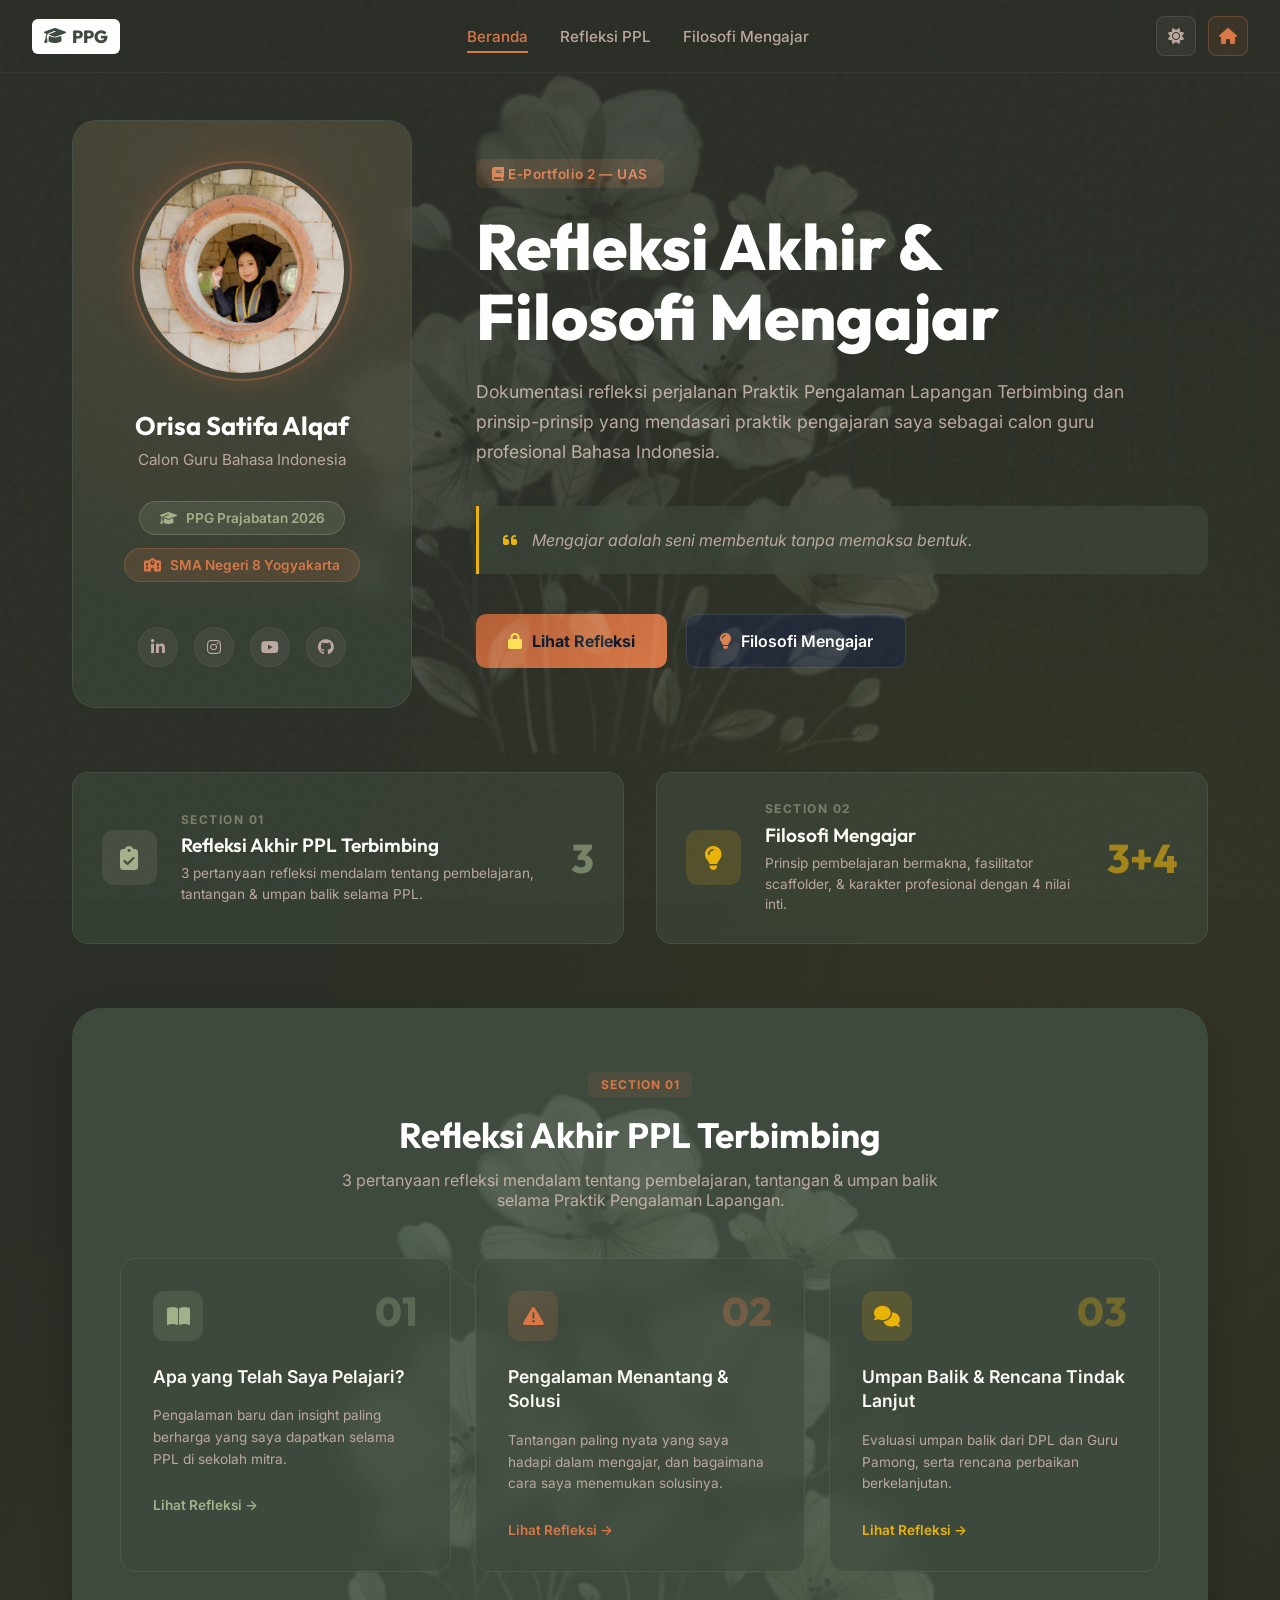
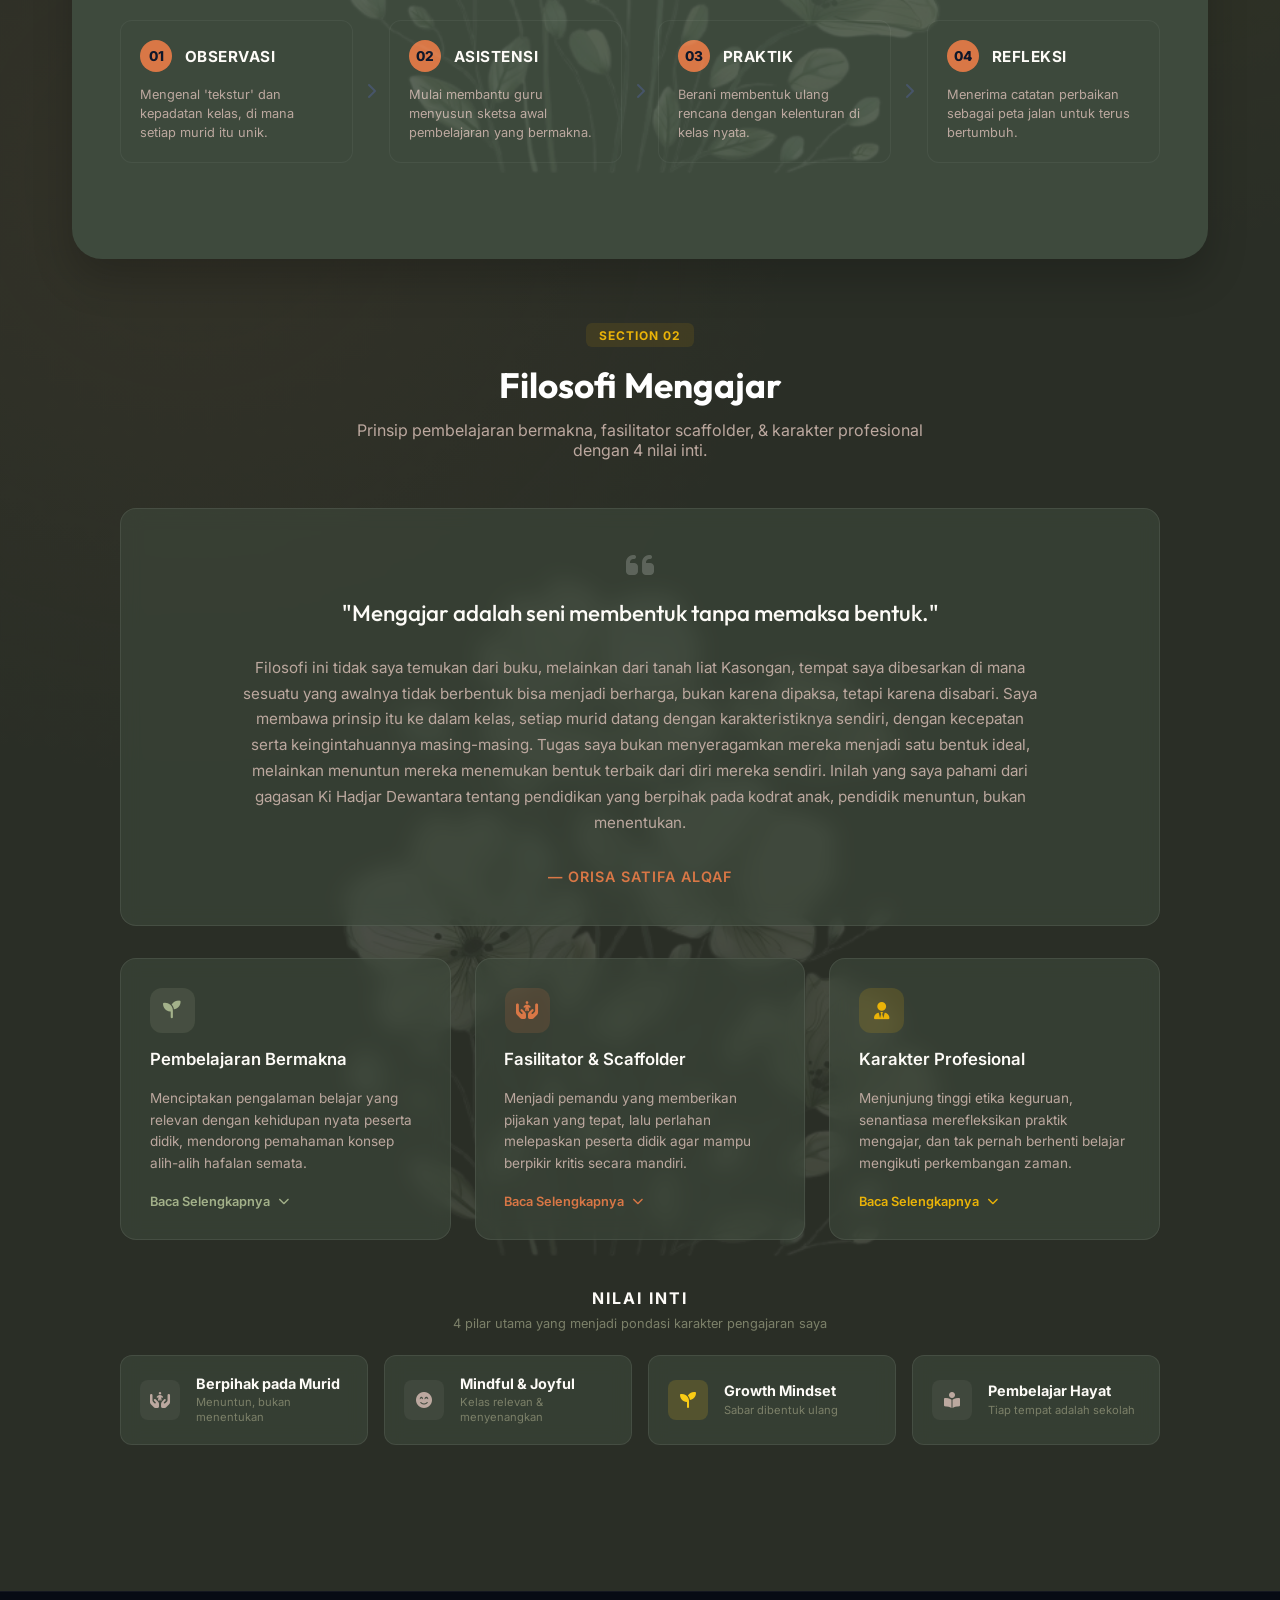
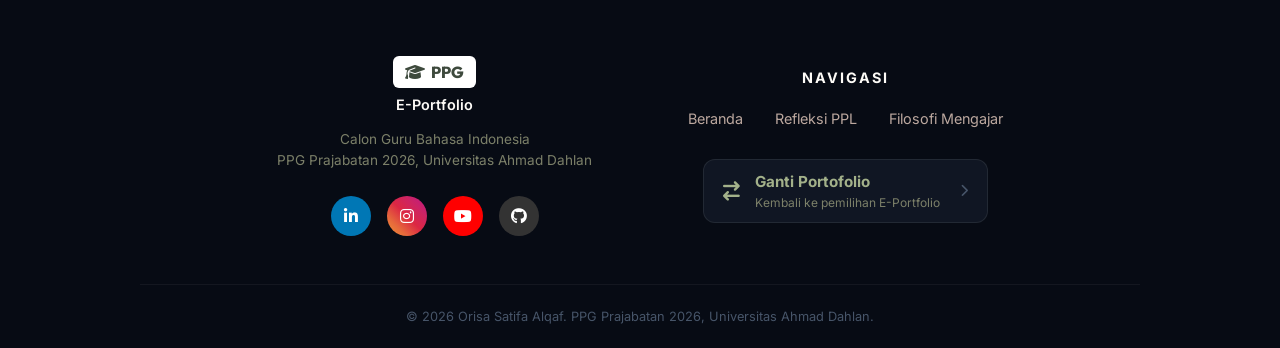
<file: portfolio2.html>
<!DOCTYPE html>
<html lang="id" data-theme="dark">
<head>
  <meta charset="UTF-8" />
  <meta name="viewport" content="width=device-width, initial-scale=1.0" />
  <title>E-Portfolio | Guru Profesional PPG</title>
  
  <!-- Favicon PPG -->
  <link rel="icon" href="LOGO WEB.jpg" type="image/jpeg" />
  
  <!-- JS -->
  <script src="main.js?v=2"></script>

  <!-- Fonts -->
  <link rel="preconnect" href="https://fonts.googleapis.com" />
  <link rel="preconnect" href="https://fonts.gstatic.com" crossorigin />
  <link href="https://fonts.googleapis.com/css2?family=Inter:wght@300;400;500;600;700;800&family=Outfit:wght@400;500;600;700;800&display=swap" rel="stylesheet" />
  
  <!-- Font Awesome -->
  <link rel="stylesheet" href="https://cdnjs.cloudflare.com/ajax/libs/font-awesome/6.5.1/css/all.min.css?v=2" />
  
  <style>
    * {
      box-sizing: border-box;
      margin: 0;
      padding: 0;
    }

    body {
      background-color: #2a2e26;
      background-image: 
        radial-gradient(circle at 15% 50%, rgba(217, 119, 70, 0.05), transparent 30%), 
        radial-gradient(circle at 85% 30%, rgba(234, 179, 8, 0.05), transparent 30%);
      color: #fdfbf7;
      font-family: 'Inter', sans-serif;
      min-height: 100vh;
      overflow-x: hidden;
    }

    /* Navbar */
    .p2-navbar {
      position: fixed;
      top: 0; left: 0; width: 100%;
      padding: 1rem 2rem;
      display: flex;
      justify-content: space-between;
      align-items: center;
      z-index: 1000;
      background: rgba(42, 46, 38, 0.8);
      backdrop-filter: blur(12px);
      border-bottom: 1px solid rgba(255, 255, 255, 0.05);
    }
    
    .p2-logo {
      background: #fff;
      padding: 6px 12px;
      border-radius: 6px;
      display: flex;
      align-items: center;
      gap: 6px;
      font-weight: 800;
      color: #3e4a3d;
      font-family: 'Outfit', sans-serif;
      font-size: 1.1rem;
    }

    .p2-nav-links {
      display: flex;
      gap: 2rem;
      list-style: none;
    }

    .p2-nav-links a {
      color: #bca89f;
      text-decoration: none;
      font-size: 0.95rem;
      font-weight: 500;
      transition: color 0.3s;
      padding-bottom: 5px;
      border-bottom: 2px solid transparent;
    }

    .p2-nav-links a:hover, .p2-nav-links a.active {
      color: #d97746;
    }

    .p2-nav-links a.active {
      border-bottom-color: #d97746;
    }

    .p2-nav-actions {
      display: flex;
      gap: 12px;
    }

    .p2-action-btn {
      background: rgba(255, 255, 255, 0.05);
      border: 1px solid rgba(255, 255, 255, 0.1);
      color: #bca89f;
      width: 40px;
      height: 40px;
      border-radius: 8px;
      display: flex;
      align-items: center;
      justify-content: center;
      cursor: pointer;
      transition: all 0.3s;
      text-decoration: none;
    }

    .p2-action-btn:hover {
      background: rgba(255, 255, 255, 0.1);
      color: #fff;
    }

    .p2-action-btn.active {
      background: rgba(217, 119, 70, 0.1);
      color: #d97746;
      border-color: rgba(217, 119, 70, 0.3);
    }
    
    .p2-action-btn.sun { color: #facc15; }
    .p2-action-btn.bolt { color: #ef4444; }

    /* Main Container */
    .p2-container {
      max-width: 1200px;
      margin: 120px auto 50px;
      padding: 0 2rem;
    }

    /* Hero Section */
    .p2-hero {
      display: flex;
      gap: 4rem;
      align-items: center;
      margin-bottom: 4rem;
      position: relative;
    }

    /* Background tech elements placeholder */
    .tech-bg {
      position: absolute;
      top: -100px;
      right: -200px;
      width: 800px;
      height: 800px;
      background-image: 
        radial-gradient(circle, rgba(56,189,248,0.1) 1px, transparent 1px),
        linear-gradient(rgba(56,189,248,0.05) 1px, transparent 1px),
        linear-gradient(90deg, rgba(56,189,248,0.05) 1px, transparent 1px);
      background-size: 20px 20px, 40px 40px, 40px 40px;
      opacity: 0.5;
      z-index: -1;
      border-radius: 50%;
      mask-image: radial-gradient(circle, black 30%, transparent 70%);
      -webkit-mask-image: radial-gradient(circle, black 30%, transparent 70%);
    }

    /* Left Card */
    .p2-profile-card {
      background: rgba(62, 74, 61, 0.6);
      border: 1px solid rgba(255, 255, 255, 0.08);
      border-radius: 24px;
      padding: 2.5rem 2rem;
      text-align: center;
      width: 340px;
      flex-shrink: 0;
      position: relative;
      overflow: hidden;
      backdrop-filter: blur(10px);
    }

    .p2-profile-card::before {
      content: '';
      position: absolute;
      top: -50%; left: -50%; width: 200%; height: 200%;
      background: radial-gradient(circle at 50% 30%, rgba(217, 119, 70, 0.15), transparent 50%);
      pointer-events: none;
    }

    .p2-profile-img {
      width: 220px;
      height: 220px;
      border-radius: 50%;
      object-fit: cover;
      object-position: center 45%;
      margin: 0 auto 1.5rem;
      border: 2px solid rgba(217, 119, 70, 0.4);
      padding: 6px;
      box-shadow: 0 0 25px rgba(217, 119, 70, 0.2);
      position: relative;
      z-index: 1;
    }

    .p2-profile-name {
      font-family: 'Outfit', sans-serif;
      font-size: 1.6rem;
      font-weight: 700;
      color: #fff;
      margin-bottom: 0.5rem;
      position: relative;
      z-index: 1;
    }

    .p2-profile-title {
      color: #bca89f;
      font-size: 0.95rem;
      margin-bottom: 2rem;
      position: relative;
      z-index: 1;
    }

    .p2-badge {
      display: inline-block;
      background: rgba(163, 177, 138, 0.15); /* Light olive transparent */
      color: #a3b18a; /* Light olive text */
      padding: 0.5rem 1.2rem;
      border-radius: 30px;
      font-size: 0.85rem;
      font-weight: 600;
      margin-bottom: 0.8rem;
      border: 1px solid rgba(163, 177, 138, 0.3);
      position: relative;
      z-index: 1;
    }

    .p2-badge.teal {
      background: rgba(217, 119, 70, 0.15); /* Terracotta transparent */
      color: #d97746; /* Terracotta text */
      border-color: rgba(217, 119, 70, 0.3);
    }

    .p2-badge i { margin-right: 6px; }

    .p2-socials {
      display: flex;
      justify-content: center;
      gap: 1rem;
      margin-top: 2rem;
      position: relative;
      z-index: 1;
    }

    .p2-social-btn {
      width: 40px;
      height: 40px;
      border-radius: 50%;
      background: rgba(255, 255, 255, 0.05);
      display: flex;
      align-items: center;
      justify-content: center;
      color: #bca89f;
      transition: all 0.3s;
      border: 1px solid rgba(255, 255, 255, 0.05);
      text-decoration: none;
    }

    .p2-social-btn:hover {
      background: rgba(217, 119, 70, 0.15);
      color: #d97746;
      border-color: rgba(217, 119, 70, 0.3);
      transform: translateY(-2px);
    }

    /* Right Content */
    .p2-content {
      flex: 1;
    }

    .p2-tag {
      display: inline-block;
      background: rgba(217, 119, 70, 0.15);
      color: #d97746;
      padding: 0.4rem 1rem;
      border-radius: 8px;
      font-size: 0.85rem;
      font-weight: 600;
      margin-bottom: 1.5rem;
      letter-spacing: 0.5px;
    }

    .p2-title {
      font-family: 'Outfit', sans-serif;
      font-size: 4rem;
      font-weight: 800;
      line-height: 1.1;
      color: #fff;
      margin-bottom: 1.5rem;
    }

    .p2-desc {
      color: #bca89f;
      font-size: 1.1rem;
      line-height: 1.7;
      margin-bottom: 2.5rem;
      max-width: 650px;
    }

    .p2-quote {
      background: rgba(62, 74, 61, 0.6);
      border-left: 3px solid #eab308;
      padding: 1.5rem;
      border-radius: 0 12px 12px 0;
      font-style: italic;
      color: #bca89f;
      margin-bottom: 2.5rem;
      font-size: 1rem;
      backdrop-filter: blur(5px);
    }

    .p2-actions {
      display: flex;
      gap: 1.2rem;
    }

    .p2-btn-primary {
      background: linear-gradient(135deg, #b45f36, #d97746);
      color: #0f172a;
      padding: 1rem 2rem;
      border-radius: 10px;
      font-weight: 700;
      font-size: 1rem;
      border: none;
      cursor: pointer;
      display: flex;
      align-items: center;
      gap: 10px;
      transition: transform 0.2s, box-shadow 0.2s;
    }

    .p2-btn-primary:hover {
      transform: translateY(-2px);
      box-shadow: 0 10px 25px rgba(217, 119, 70, 0.3);
    }

    .p2-btn-secondary {
      background: rgba(30, 41, 59, 0.8);
      color: #fdfbf7;
      padding: 1rem 2rem;
      border-radius: 10px;
      font-weight: 600;
      font-size: 1rem;
      border: 1px solid rgba(255, 255, 255, 0.1);
      cursor: pointer;
      display: flex;
      align-items: center;
      gap: 10px;
      transition: all 0.2s;
    }

    .p2-btn-secondary:hover {
      background: rgba(51, 65, 85, 0.9);
      border-color: rgba(255, 255, 255, 0.2);
    }

    /* Bottom Section */
    .p2-sections {
      display: flex;
      gap: 2rem;
      margin-bottom: 4rem;
    }

    .p2-section-card {
      flex: 1;
      background: rgba(62, 74, 61, 0.6);
      border: 1px solid rgba(255, 255, 255, 0.08);
      border-radius: 16px;
      padding: 1.8rem;
      display: flex;
      align-items: center;
      gap: 1.5rem;
      transition: transform 0.3s, border-color 0.3s, box-shadow 0.3s;
      cursor: pointer;
      backdrop-filter: blur(10px);
    }

    .p2-section-card:hover {
      transform: translateY(-5px);
      border-color: rgba(217, 119, 70, 0.3);
      box-shadow: 0 10px 30px rgba(0, 0, 0, 0.3);
    }

    .p2-icon-box {
      width: 55px;
      height: 55px;
      border-radius: 12px;
      display: flex;
      align-items: center;
      justify-content: center;
      font-size: 1.5rem;
      flex-shrink: 0;
    }

    .p2-icon-teal {
      background: rgba(163, 177, 138, 0.15);
      color: #a3b18a;
    }

    .p2-icon-purple {
      background: rgba(234, 179, 8, 0.15);
      color: #eab308;
    }

    .p2-section-info {
      flex: 1;
    }

    .p2-section-label {
      color: #7c8069;
      font-size: 0.75rem;
      font-weight: 700;
      letter-spacing: 1.5px;
      margin-bottom: 0.4rem;
    }

    .p2-section-title {
      color: #fdfbf7;
      font-size: 1.2rem;
      font-weight: 600;
      margin-bottom: 0.4rem;
      font-family: 'Outfit', sans-serif;
    }

    .p2-section-desc {
      color: #bca89f;
      font-size: 0.85rem;
      line-height: 1.5;
    }

    .p2-section-number {
      font-size: 2.5rem;
      font-weight: 800;
      opacity: 0.6;
      font-family: 'Outfit', sans-serif;
    }

    .p2-num-teal { color: #a3b18a; }
    .p2-num-purple { color: #eab308; }

    .p2-quote-card {
      background: rgba(62, 74, 61, 0.6);
      border: 1px solid rgba(255, 255, 255, 0.08);
      border-radius: 16px;
      padding: 2.5rem 3rem;
      text-align: center;
      margin-bottom: 2rem;
      backdrop-filter: blur(10px);
    }

    .p2-quote-card i {
      font-size: 2rem;
      color: rgba(255, 255, 255, 0.2);
      margin-bottom: 1rem;
    }

    .p2-quote-card p {
      font-family: 'Outfit', sans-serif;
      font-size: 1.4rem;
      font-weight: 500;
      color: #fdfbf7;
      line-height: 1.5;
    }

    .p2-nilai-inti-header {
      text-align: center;
      margin: 3rem 0 1.5rem;
    }

    .p2-nilai-inti-header h4 {
      color: #fdfbf7;
      font-size: 1rem;
      letter-spacing: 2px;
      font-weight: 700;
      margin-bottom: 0.5rem;
    }

    .p2-nilai-inti-header p {
      color: #7c8069;
      font-size: 0.8rem;
    }

    .p2-detail-section {
      padding: 4rem 3rem 6rem 3rem;
      position: relative;
      border-radius: 30px;
      margin-bottom: 2rem;
      overflow: hidden; /* For watermarks */
    }
    
    /* Watermarks for portfolio2 */
    .p2-detail-section::before,
    .p2-hero::before {
      content: "";
      position: absolute;
      background-size: contain;
      background-position: center;
      background-repeat: no-repeat;
      opacity: 0.15; /* Increased opacity */
      pointer-events: none;
      z-index: 0;
      mix-blend-mode: screen; /* Best for dark mode */
    }

    .p2-detail-section::before,
    .p2-hero::before {
      top: 50%; left: 50%;
      width: 80vw; height: 80vh;
      min-width: 600px; min-height: 600px;
      background-image: url('ORNAMEN BUNGA.png');
      transform: translate(-50%, -50%);
    }

    /* Paper noise overlay */
    body::after {
      content: "";
      position: fixed;
      top: 0; left: 0; width: 100vw; height: 100vh;
      pointer-events: none;
      z-index: 9999;
      opacity: 0.03; /* Subtle grain */
      background-image: url("data:image/svg+xml,%3Csvg viewBox='0 0 200 200' xmlns='http://www.w3.org/2000/svg'%3E%3Cfilter id='noiseFilter'%3E%3CfeTurbulence type='fractalNoise' baseFrequency='0.65' numOctaves='3' stitchTiles='stitch'/%3E%3C/filter%3E%3Crect width='100%25' height='100%25' filter='url(%23noiseFilter)'/%3E%3C/svg%3E");
    }

    #refleksi-ppl {
      background-color: #3e4a3d;
      box-shadow: 0 20px 40px rgba(0,0,0,0.2);
    }

    .p2-section-header {
      text-align: center;
      margin-bottom: 3rem;
    }

    .p2-tag-small {
      display: inline-block;
      background: rgba(217, 119, 70, 0.1);
      color: #d97746;
      padding: 0.3rem 0.8rem;
      border-radius: 6px;
      font-size: 0.75rem;
      font-weight: 700;
      letter-spacing: 1px;
      margin-bottom: 1rem;
    }

    .p2-section-header h2 {
      font-family: 'Outfit', sans-serif;
      font-size: 2.2rem;
      color: #fff;
      margin-bottom: 0.8rem;
    }

    .p2-section-header p {
      color: #bca89f;
      font-size: 1rem;
      max-width: 600px;
      margin: 0 auto;
    }

    .p2-cards-grid-3 {
      display: grid;
      grid-template-columns: repeat(3, 1fr);
      gap: 1.5rem;
      margin-bottom: 1.5rem;
    }

    .p2-detail-card {
      background: rgba(62, 74, 61, 0.6);
      border: 1px solid rgba(255, 255, 255, 0.08);
      border-radius: 16px;
      padding: 2rem;
      backdrop-filter: blur(10px);
      transition: transform 0.3s, border-color 0.3s;
    }

    .p2-detail-card:hover {
      transform: translateY(-5px);
      border-color: rgba(217, 119, 70, 0.3);
    }

    .p2-card-top {
      display: flex;
      justify-content: space-between;
      align-items: flex-start;
      margin-bottom: 1.5rem;
    }

    .p2-card-icon {
      width: 50px;
      height: 50px;
      border-radius: 12px;
      display: flex;
      align-items: center;
      justify-content: center;
      font-size: 1.3rem;
    }

    .teal-bg { background: rgba(163, 177, 138, 0.15); color: #a3b18a; }
    .teal-text { color: #a3b18a; }
    
    .blue-bg { background: rgba(217, 119, 70, 0.15); color: #d97746; }
    .blue-text { color: #d97746; }

    .purple-bg { background: rgba(234, 179, 8, 0.15); color: #eab308; }
    .purple-text { color: #eab308; }

    .p2-card-number {
      font-family: 'Outfit', sans-serif;
      font-size: 2.5rem;
      font-weight: 800;
      opacity: 0.3;
      line-height: 1;
    }

    .p2-card-title {
      color: #fdfbf7;
      font-size: 1.1rem;
      font-weight: 600;
      margin-bottom: 1rem;
      line-height: 1.4;
    }

    .p2-card-desc {
      color: #bca89f;
      font-size: 0.85rem;
      line-height: 1.6;
      margin-bottom: 1.5rem;
    }

    .p2-card-link {
      font-size: 0.85rem;
      font-weight: 600;
      text-decoration: none;
      display: inline-flex;
      align-items: center;
      gap: 5px;
      transition: opacity 0.3s;
    }
    .p2-card-link:hover { opacity: 0.8; }

    .p2-cards-grid-4 {
      display: grid;
      grid-template-columns: repeat(4, 1fr);
      gap: 1rem;
    }

    .p2-mini-card {
      background: rgba(62, 74, 61, 0.6);
      border: 1px solid rgba(255, 255, 255, 0.08);
      border-radius: 12px;
      padding: 1.2rem;
      display: flex;
      align-items: center;
      gap: 1rem;
      backdrop-filter: blur(10px);
    }

    .p2-mini-icon {
      width: 40px;
      height: 40px;
      border-radius: 8px;
      background: rgba(255, 255, 255, 0.05);
      color: #bca89f;
      display: flex;
      align-items: center;
      justify-content: center;
      font-size: 1rem;
      flex-shrink: 0;
    }

    .p2-mini-text h4 {
      color: #fdfbf7;
      font-size: 0.85rem;
      margin-bottom: 0.2rem;
    }

    .p2-mini-text p {
      color: #7c8069;
      font-size: 0.7rem;
      line-height: 1.3;
    }

    /* Modal Styles */
    .p2-modal-overlay {
      position: fixed;
      top: 0; left: 0; right: 0; bottom: 0;
      background: rgba(0, 0, 0, 0.75);
      backdrop-filter: blur(5px);
      display: flex;
      justify-content: center;
      align-items: center;
      z-index: 1000;
      opacity: 0;
      pointer-events: none;
      transition: opacity 0.3s ease;
    }
    .p2-modal-overlay.active {
      opacity: 1;
      pointer-events: auto;
    }
    .p2-modal-content {
      background: #0f172a;
      border: 1px solid rgba(255, 255, 255, 0.1);
      border-radius: 16px;
      width: 90%;
      max-width: 650px;
      padding: 2.5rem;
      position: relative;
      transform: translateY(20px) scale(0.95);
      transition: all 0.3s ease;
      max-height: 90vh;
      overflow-y: auto;
      box-shadow: 0 25px 50px -12px rgba(0, 0, 0, 0.5);
    }
    .p2-modal-overlay.active .p2-modal-content {
      transform: translateY(0) scale(1);
    }
    .p2-modal-close {
      position: absolute;
      top: 1.5rem;
      right: 1.5rem;
      background: rgba(255, 255, 255, 0.05);
      border: 1px solid rgba(255, 255, 255, 0.1);
      color: #bca89f;
      width: 32px;
      height: 32px;
      border-radius: 50%;
      display: flex;
      justify-content: center;
      align-items: center;
      cursor: pointer;
      transition: all 0.2s;
    }
    .p2-modal-close:hover {
      background: #ef4444;
      color: #fff;
      border-color: #ef4444;
    }
    .p2-modal-header {
      display: flex;
      align-items: center;
      gap: 1rem;
      margin-bottom: 1.5rem;
      padding-bottom: 1.5rem;
      border-bottom: 1px solid rgba(255, 255, 255, 0.05);
    }
    .p2-modal-icon {
      width: 48px;
      height: 48px;
      border-radius: 12px;
      display: flex;
      justify-content: center;
      align-items: center;
      font-size: 1.2rem;
      flex-shrink: 0;
    }
    .p2-modal-title h3 {
      color: #fdfbf7;
      font-size: 1.1rem;
      margin-top: 0.3rem;
      line-height: 1.4;
    }
    .p2-modal-title p {
      color: #a3b18a;
      font-size: 0.75rem;
      font-weight: 700;
      letter-spacing: 1px;
    }
    .p2-modal-body p.p2-modal-intro {
      color: #bca89f;
      font-size: 0.95rem;
      line-height: 1.6;
      margin-bottom: 1.5rem;
    }
    .p2-modal-list {
      display: flex;
      flex-direction: column;
      gap: 1.2rem;
    }
    .p2-modal-item {
      display: flex;
      gap: 1rem;
    }
    .p2-modal-item-number.teal { background: rgba(163, 177, 138, 0.15); color: #a3b18a; }
    .p2-modal-item-number.blue { background: rgba(217, 119, 70, 0.15); color: #d97746; }
    .p2-modal-item-number.yellow { background: rgba(250, 204, 21, 0.15); color: #facc15; }
    
    .p2-modal-item-number {
      width: 30px;
      height: 30px;
      border-radius: 50%;
      display: flex;
      justify-content: center;
      align-items: center;
      font-weight: 700;
      font-size: 0.9rem;
      flex-shrink: 0;
      margin-top: 2px;
    }
    .p2-modal-item-text h4 {
      color: #fdfbf7;
      font-size: 0.95rem;
      margin-bottom: 0.4rem;
    }
    .p2-modal-item-text p {
      color: #bca89f;
      font-size: 0.85rem;
      line-height: 1.6;
      margin-bottom: 0;
    }

    /* Challenge Cards inside Modal */
    .p2-challenge-card {
      background: rgba(62, 74, 61, 0.6);
      border: 1px solid rgba(255, 255, 255, 0.05);
      border-radius: 12px;
      padding: 1.5rem;
      margin-bottom: 1.2rem;
    }
    .p2-challenge-header {
      display: flex;
      align-items: center;
      gap: 0.8rem;
      margin-bottom: 0.8rem;
    }
    .p2-tag-red {
      background: rgba(239, 68, 68, 0.15);
      color: #f87171;
      padding: 0.3rem 0.6rem;
      border-radius: 6px;
      font-size: 0.7rem;
      font-weight: 700;
      letter-spacing: 0.5px;
      display: inline-flex;
      align-items: center;
      gap: 5px;
    }
    .p2-challenge-header h4 {
      color: #fdfbf7;
      font-size: 1rem;
      margin: 0;
    }
    .p2-challenge-card > p {
      color: #bca89f;
      font-size: 0.9rem;
      line-height: 1.5;
      margin-bottom: 1rem;
    }
    .p2-solution-box {
      background: rgba(163, 177, 138, 0.08);
      border-left: 3px solid #a3b18a;
      border-radius: 4px 8px 8px 4px;
      padding: 1rem;
    }
    .p2-solution-box h5 {
      color: #a3b18a;
      font-size: 0.85rem;
      margin-bottom: 0.4rem;
      display: flex;
      align-items: center;
      gap: 5px;
    }
    .p2-solution-box p {
      color: #fdfbf7;
      font-size: 0.85rem;
      line-height: 1.5;
      margin: 0;
    }

    /* Timeline Cards */
    .p2-timeline-cards {
      display: flex;
      align-items: center;
      justify-content: space-between;
      gap: 0.8rem;
      margin-top: 3rem;
    }
    .p2-timeline-card {
      background: rgba(62, 74, 61, 0.4);
      border: 1px solid rgba(255, 255, 255, 0.05);
      border-radius: 12px;
      padding: 1.2rem;
      flex: 1;
    }
    .p2-timeline-header {
      display: flex;
      align-items: center;
      gap: 0.8rem;
      margin-bottom: 0.8rem;
    }
    .p2-timeline-icon {
      width: 32px;
      height: 32px;
      background: #d97746;
      color: #0f172a;
      border-radius: 50%;
      display: flex;
      justify-content: center;
      align-items: center;
      font-weight: 800;
      font-size: 0.85rem;
      flex-shrink: 0;
    }
    .p2-timeline-header h4 {
      color: #fdfbf7;
      font-size: 0.95rem;
      margin: 0;
      text-transform: uppercase;
      letter-spacing: 0.5px;
    }
    .p2-timeline-text p {
      color: #bca89f;
      font-size: 0.8rem;
      line-height: 1.5;
      margin: 0;
    }
    .p2-timeline-arrow {
      color: #475569;
      font-size: 1rem;
      flex-shrink: 0;
    }

    @media (max-width: 900px) {
      .p2-timeline-cards {
        flex-direction: column;
        align-items: stretch;
      }
      .p2-timeline-arrow {
        text-align: center;
        transform: rotate(90deg);
        margin: 0.5rem 0;
      }
    }

    /* Feedback Cards inside Modal */
    .p2-feedback-card {
      background: rgba(62, 74, 61, 0.5);
      border: 1px solid rgba(255, 255, 255, 0.05);
      border-radius: 12px;
      padding: 1.5rem;
      margin-bottom: 1.2rem;
    }
    .p2-feedback-header {
      margin-bottom: 1rem;
    }
    .p2-tag-purple {
      background: rgba(234, 179, 8, 0.15);
      color: #c084fc;
      padding: 0.35rem 0.8rem;
      border-radius: 20px;
      font-size: 0.7rem;
      font-weight: 700;
      letter-spacing: 0.5px;
      display: inline-flex;
      align-items: center;
      gap: 6px;
    }
    .p2-feedback-quote {
      border-left: 2px solid #eab308;
      padding-left: 1rem;
      margin-bottom: 1.2rem;
    }
    .p2-feedback-quote p {
      color: #fdfbf7;
      font-size: 0.95rem;
      font-style: italic;
      margin: 0;
      line-height: 1.5;
    }
    .p2-feedback-action {
      background: rgba(163, 177, 138, 0.05);
      border-radius: 8px;
      padding: 1rem;
      display: flex;
      flex-direction: column;
      gap: 0.6rem;
    }
    .p2-action-label {
      color: #a3b18a;
      font-weight: 700;
      font-size: 0.85rem;
      white-space: nowrap;
      display: flex;
      align-items: center;
      gap: 6px;
    }
    .p2-action-text {
      color: #bca89f;
      font-size: 0.85rem;
      line-height: 1.5;
    }

    .p2-footer {
      background: #070b14;
      border-top: 1px solid rgba(255, 255, 255, 0.05);
      padding: 4rem 2rem 1.5rem;
      margin-top: 2rem;
    }

    .p2-footer-content {
      max-width: 1000px;
      margin: 0 auto;
      display: flex;
      justify-content: center;
      align-items: center;
      flex-wrap: wrap;
      gap: 6rem;
      margin-bottom: 3rem;
    }

    .p2-footer-left {
      text-align: center;
      min-width: 300px;
    }

    .p2-footer-right {
      text-align: center;
      min-width: 300px;
      display: flex;
      flex-direction: column;
      align-items: center;
    }

    .p2-btn-ganti {
      display: flex;
      align-items: center;
      background: rgba(30, 41, 59, 0.4);
      border: 1px solid rgba(255, 255, 255, 0.08);
      border-radius: 12px;
      padding: 0.8rem 1.2rem;
      text-decoration: none;
      transition: all 0.3s;
    }
    .p2-btn-ganti:hover {
      background: rgba(30, 41, 59, 0.8);
      border-color: rgba(217, 119, 70, 0.3);
      transform: translateY(-2px);
    }
    .p2-btn-ganti-icon {
      color: #a3b18a;
      margin-right: 15px;
      font-size: 1.2rem;
    }
    .p2-btn-ganti-text {
      text-align: left;
    }
    .p2-btn-ganti-text strong {
      display: block;
      color: #a3b18a;
      font-size: 0.95rem;
      margin-bottom: 0.2rem;
    }
    .p2-btn-ganti-text span {
      display: block;
      color: #7c8069;
      font-size: 0.75rem;
    }

    .p2-footer-bottom {
      text-align: center;
      color: #475569;
      font-size: 0.8rem;
      border-top: 1px solid rgba(255, 255, 255, 0.05);
      padding-top: 1.5rem;
      max-width: 1000px;
      margin: 0 auto;
    }

    @media (max-width: 900px) {
      .p2-hero {
        flex-direction: column;
        text-align: center;
      }
      .p2-actions {
        justify-content: center;
      }
      .p2-sections {
        flex-direction: column;
      }
      .p2-quote {
        border-left: none;
        border-top: 3px solid #eab308;
        border-radius: 0 0 12px 12px;
      }
      .p2-cards-grid-3 { grid-template-columns: 1fr; }
      .p2-cards-grid-4 { grid-template-columns: repeat(2, 1fr); }
    }
    @media (max-width: 500px) {
      .p2-cards-grid-4 { grid-template-columns: 1fr; }
    }
    
    /* Light Mode Implementation */
    html[data-theme="light"] {
      filter: invert(1) hue-rotate(180deg);
      background-color: #f4f4f4; /* prevent edge artifacts */
    }
    html[data-theme="light"] img,
    html[data-theme="light"] iframe,
    html[data-theme="light"] video,
    html[data-theme="light"] .p2-logo {
      filter: invert(1) hue-rotate(180deg);
    }
  </style>
</head>
<body>

  <!-- Navigation -->
  <nav class="p2-navbar">
    <div class="p2-logo">
      <i class="fa-solid fa-graduation-cap"></i> PPG
    </div>
    <ul class="p2-nav-links">
      <li><a href="#beranda" class="active">Beranda</a></li>
      <li><a href="#refleksi-ppl">Refleksi PPL</a></li>
      <li><a href="#filosofi-mengajar">Filosofi Mengajar</a></li>
    </ul>
    <div class="p2-nav-actions">
      <a href="#" class="p2-action-btn theme-toggle" id="themeToggleP2"><i class="fa-solid fa-sun theme-icon"></i></a>
      <a href="index.html" class="p2-action-btn active"><i class="fa-solid fa-house"></i></a>
    </div>
  </nav>

  <!-- Main Content -->
  <div class="p2-container">
    
    <div class="p2-hero" id="beranda">
      <div class="tech-bg"></div>

      <!-- Left Profile Card -->
      <div class="p2-profile-card">
        <!-- Using foto-profil.jpg as it exists in the folder, or a fallback -->
        <img src="foto-profil.jpg" alt="Orisa Satifa Alqaf" class="p2-profile-img" onerror="this.src='https://images.unsplash.com/photo-1507003211169-0a1dd7228f2d?ixlib=rb-4.0.3&auto=format&fit=crop&w=400&q=80'">
        <h2 class="p2-profile-name">Orisa Satifa Alqaf</h2>
        <p class="p2-profile-title">Calon Guru Bahasa Indonesia</p>
        
        <div><span class="p2-badge"><i class="fa-solid fa-graduation-cap"></i> PPG Prajabatan 2026</span></div>
        <div><span class="p2-badge teal"><i class="fa-solid fa-school"></i> SMA Negeri 8 Yogyakarta</span></div>

        <div class="p2-socials">
          <a href="#" class="p2-social-btn"><i class="fab fa-linkedin-in"></i></a>
          <a href="#" class="p2-social-btn"><i class="fab fa-instagram"></i></a>
          <a href="#" class="p2-social-btn"><i class="fab fa-youtube"></i></a>
          <a href="#" class="p2-social-btn"><i class="fab fa-github"></i></a>
        </div>
      </div>

      <!-- Right Content -->
      <div class="p2-content">
        <span class="p2-tag"><i class="fa-solid fa-book"></i> E-Portfolio 2 — UAS</span>
        <h1 class="p2-title">Refleksi Akhir &amp;<br>Filosofi Mengajar</h1>
        <p class="p2-desc">
          Dokumentasi refleksi perjalanan Praktik Pengalaman Lapangan Terbimbing dan prinsip-prinsip yang mendasari praktik pengajaran saya sebagai calon guru profesional Bahasa Indonesia.
        </p>

        <div class="p2-quote">
          <i class="fa-solid fa-quote-left" style="color: #eab308; margin-right: 10px;"></i>
          Mengajar adalah seni membentuk tanpa memaksa bentuk.
        </div>

        <div class="p2-actions">
          <a href="#refleksi-ppl" class="p2-btn-primary" style="text-decoration: none;">
            <i class="fa-solid fa-lock" style="color: #fde047;"></i> Lihat Refleksi
          </a>
          <a href="#filosofi-mengajar" class="p2-btn-secondary" style="text-decoration: none;">
            <i class="fa-solid fa-lightbulb" style="color: #d97746;"></i> Filosofi Mengajar
          </a>
        </div>
      </div>
    </div>

    <!-- Bottom Sections -->
    <div class="p2-sections">
      
      <!-- Section 1 -->
      <a href="#refleksi-ppl" class="p2-section-card" style="text-decoration: none;">
        <div class="p2-icon-box p2-icon-teal">
          <i class="fa-solid fa-clipboard-check"></i>
        </div>
        <div class="p2-section-info">
          <div class="p2-section-label">SECTION 01</div>
          <div class="p2-section-title">Refleksi Akhir PPL Terbimbing</div>
          <div class="p2-section-desc">3 pertanyaan refleksi mendalam tentang pembelajaran, tantangan & umpan balik selama PPL.</div>
        </div>
        <div class="p2-section-number p2-num-teal">3</div>
      </a>

      <!-- Section 2 -->
      <a href="#filosofi-mengajar" class="p2-section-card" style="text-decoration: none;">
        <div class="p2-icon-box p2-icon-purple">
          <i class="fa-solid fa-lightbulb"></i>
        </div>
        <div class="p2-section-info">
          <div class="p2-section-label">SECTION 02</div>
          <div class="p2-section-title">Filosofi Mengajar</div>
          <div class="p2-section-desc">Prinsip pembelajaran bermakna, fasilitator scaffolder, & karakter profesional dengan 4 nilai inti.</div>
        </div>
        <div class="p2-section-number p2-num-purple">3+4</div>
      </a>

    </div>

    <!-- Section: Refleksi PPL -->
    <section id="refleksi-ppl" class="p2-detail-section">
      <div class="p2-section-header">
        <span class="p2-tag-small">SECTION 01</span>
        <h2>Refleksi Akhir PPL Terbimbing</h2>
        <p>3 pertanyaan refleksi mendalam tentang pembelajaran, tantangan & umpan balik selama Praktik Pengalaman Lapangan.</p>
      </div>

      <div class="p2-cards-grid-3">
        <!-- Card 1 -->
        <div class="p2-detail-card">
          <div class="p2-card-top">
            <div class="p2-card-icon teal-bg"><i class="fa-solid fa-book-open"></i></div>
            <div class="p2-card-number teal-text">01</div>
          </div>
          <h3 class="p2-card-title">Apa yang Telah Saya Pelajari?</h3>
          <p class="p2-card-desc">Pengalaman baru dan insight paling berharga yang saya dapatkan selama PPL di sekolah mitra.</p>
          <a href="#" class="p2-card-link teal-text" onclick="openModal(event, 'modal-refleksi-1')">Lihat Refleksi &rarr;</a>
        </div>
        <!-- Card 2 -->
        <div class="p2-detail-card">
          <div class="p2-card-top">
            <div class="p2-card-icon blue-bg"><i class="fa-solid fa-triangle-exclamation"></i></div>
            <div class="p2-card-number blue-text">02</div>
          </div>
          <h3 class="p2-card-title">Pengalaman Menantang & Solusi</h3>
          <p class="p2-card-desc">Tantangan paling nyata yang saya hadapi dalam mengajar, dan bagaimana cara saya menemukan solusinya.</p>
          <a href="#" class="p2-card-link blue-text" onclick="openModal(event, 'modal-refleksi-2')">Lihat Refleksi &rarr;</a>
        </div>
        <!-- Card 3 -->
        <div class="p2-detail-card">
          <div class="p2-card-top">
            <div class="p2-card-icon purple-bg"><i class="fa-solid fa-comments"></i></div>
            <div class="p2-card-number purple-text">03</div>
          </div>
          <h3 class="p2-card-title">Umpan Balik & Rencana Tindak Lanjut</h3>
          <p class="p2-card-desc">Evaluasi umpan balik dari DPL dan Guru Pamong, serta rencana perbaikan berkelanjutan.</p>
          <a href="#" class="p2-card-link purple-text" onclick="openModal(event, 'modal-refleksi-3')">Lihat Refleksi &rarr;</a>
        </div>
      </div>

      <!-- Timeline Cards -->
      <div class="p2-timeline-cards">
        <div class="p2-timeline-card">
          <div class="p2-timeline-header">
            <div class="p2-timeline-icon">01</div>
            <h4>Observasi</h4>
          </div>
          <div class="p2-timeline-text">
            <p>Mengenal 'tekstur' dan kepadatan kelas, di mana setiap murid itu unik.</p>
          </div>
        </div>
        
        <div class="p2-timeline-arrow"><i class="fa-solid fa-chevron-right"></i></div>
        
        <div class="p2-timeline-card">
          <div class="p2-timeline-header">
            <div class="p2-timeline-icon">02</div>
            <h4>Asistensi</h4>
          </div>
          <div class="p2-timeline-text">
            <p>Mulai membantu guru menyusun sketsa awal pembelajaran yang bermakna.</p>
          </div>
        </div>
        
        <div class="p2-timeline-arrow"><i class="fa-solid fa-chevron-right"></i></div>
        
        <div class="p2-timeline-card">
          <div class="p2-timeline-header">
            <div class="p2-timeline-icon">03</div>
            <h4>Praktik</h4>
          </div>
          <div class="p2-timeline-text">
            <p>Berani membentuk ulang rencana dengan kelenturan di kelas nyata.</p>
          </div>
        </div>
        
        <div class="p2-timeline-arrow"><i class="fa-solid fa-chevron-right"></i></div>
        
        <div class="p2-timeline-card">
          <div class="p2-timeline-header">
            <div class="p2-timeline-icon">04</div>
            <h4>Refleksi</h4>
          </div>
          <div class="p2-timeline-text">
            <p>Menerima catatan perbaikan sebagai peta jalan untuk terus bertumbuh.</p>
          </div>
        </div>
      </div>
    </section>

    <!-- Section: Filosofi Mengajar -->
    <section id="filosofi-mengajar" class="p2-detail-section" style="padding-top: 2rem;">
      <div class="p2-section-header">
        <span class="p2-tag-small" style="color: #eab308; background: rgba(234, 179, 8, 0.1);">SECTION 02</span>
        <h2>Filosofi Mengajar</h2>
        <p>Prinsip pembelajaran bermakna, fasilitator scaffolder, & karakter profesional dengan 4 nilai inti.</p>
      </div>

      <div class="p2-quote-card">
        <i class="fa-solid fa-quote-left"></i>
        <p>"Mengajar adalah seni membentuk tanpa memaksa bentuk."</p>
        <div style="font-size: 0.95rem; color: #bca89f; font-weight: 400; line-height: 1.7; margin-top: 1.5rem; max-width: 800px; margin-left: auto; margin-right: auto;">
          Filosofi ini tidak saya temukan dari buku, melainkan dari tanah liat Kasongan, tempat saya dibesarkan di mana sesuatu yang awalnya tidak berbentuk bisa menjadi berharga, bukan karena dipaksa, tetapi karena disabari. Saya membawa prinsip itu ke dalam kelas, setiap murid datang dengan karakteristiknya sendiri, dengan kecepatan serta keingintahuannya masing-masing. Tugas saya bukan menyeragamkan mereka menjadi satu bentuk ideal, melainkan menuntun mereka menemukan bentuk terbaik dari diri mereka sendiri. Inilah yang saya pahami dari gagasan Ki Hadjar Dewantara tentang pendidikan yang berpihak pada kodrat anak, pendidik menuntun, bukan menentukan.
        </div>
        <div style="margin-top: 2rem; font-weight: 600; color: #d97746; font-size: 0.9rem; letter-spacing: 1px;">
          — ORISA SATIFA ALQAF
        </div>
      </div>

      <div class="p2-cards-grid-3">
        <!-- Card 1 -->
        <div class="p2-detail-card" style="padding: 1.8rem;">
          <div class="p2-card-icon teal-bg" style="width:45px;height:45px;font-size:1.1rem;margin-bottom:1rem;"><i class="fa-solid fa-seedling"></i></div>
          <h3 class="p2-card-title" style="font-size: 1.05rem;">Pembelajaran Bermakna</h3>
          <p class="p2-card-desc" style="font-size: 0.85rem; margin-bottom: 0;">Menciptakan pengalaman belajar yang relevan dengan kehidupan nyata peserta didik, mendorong pemahaman konsep alih-alih hafalan semata.</p>
          <a href="#" class="p2-card-link teal-text" onclick="openModal(event, 'modal-filosofi-1')" style="font-size: 0.8rem; margin-top: 1.2rem;">Baca Selengkapnya <i class="fa-solid fa-chevron-down" style="font-size: 0.7rem; margin-left: 3px;"></i></a>
        </div>
        <!-- Card 2 -->
        <div class="p2-detail-card" style="padding: 1.8rem;">
          <div class="p2-card-icon blue-bg" style="width:45px;height:45px;font-size:1.1rem;margin-bottom:1rem;"><i class="fa-solid fa-hands-holding-child"></i></div>
          <h3 class="p2-card-title" style="font-size: 1.05rem;">Fasilitator & Scaffolder</h3>
          <p class="p2-card-desc" style="font-size: 0.85rem; margin-bottom: 0;">Menjadi pemandu yang memberikan pijakan yang tepat, lalu perlahan melepaskan peserta didik agar mampu berpikir kritis secara mandiri.</p>
          <a href="#" class="p2-card-link blue-text" onclick="openModal(event, 'modal-filosofi-2')" style="font-size: 0.8rem; margin-top: 1.2rem;">Baca Selengkapnya <i class="fa-solid fa-chevron-down" style="font-size: 0.7rem; margin-left: 3px;"></i></a>
        </div>
        <!-- Card 3 -->
        <div class="p2-detail-card" style="padding: 1.8rem;">
          <div class="p2-card-icon purple-bg" style="width:45px;height:45px;font-size:1.1rem;margin-bottom:1rem;"><i class="fa-solid fa-user-tie"></i></div>
          <h3 class="p2-card-title" style="font-size: 1.05rem;">Karakter Profesional</h3>
          <p class="p2-card-desc" style="font-size: 0.85rem; margin-bottom: 0;">Menjunjung tinggi etika keguruan, senantiasa merefleksikan praktik mengajar, dan tak pernah berhenti belajar mengikuti perkembangan zaman.</p>
          <a href="#" class="p2-card-link purple-text" onclick="openModal(event, 'modal-filosofi-3')" style="font-size: 0.8rem; margin-top: 1.2rem;">Baca Selengkapnya <i class="fa-solid fa-chevron-down" style="font-size: 0.7rem; margin-left: 3px;"></i></a>
        </div>
      </div>

      <div class="p2-nilai-inti-header">
        <h4>NILAI INTI</h4>
        <p>4 pilar utama yang menjadi pondasi karakter pengajaran saya</p>
      </div>

      <div class="p2-cards-grid-4">
        <!-- Bottom mini cards -->
        <div class="p2-mini-card">
          <div class="p2-mini-icon blue-bg"><i class="fa-solid fa-hands-holding-child"></i></div>
          <div class="p2-mini-text">
            <h4 style="font-size:0.9rem;">Berpihak pada Murid</h4>
            <p>Menuntun, bukan menentukan</p>
          </div>
        </div>
        <div class="p2-mini-card">
          <div class="p2-mini-icon teal-bg"><i class="fa-solid fa-face-smile-beam"></i></div>
          <div class="p2-mini-text">
            <h4 style="font-size:0.9rem;">Mindful & Joyful</h4>
            <p>Kelas relevan & menyenangkan</p>
          </div>
        </div>
        <div class="p2-mini-card">
          <div class="p2-mini-icon" style="background: rgba(250, 204, 21, 0.15); color: #facc15;"><i class="fa-solid fa-seedling"></i></div>
          <div class="p2-mini-text">
            <h4 style="font-size:0.9rem;">Growth Mindset</h4>
            <p>Sabar dibentuk ulang</p>
          </div>
        </div>
        <div class="p2-mini-card">
          <div class="p2-mini-icon purple-bg"><i class="fa-solid fa-book-open-reader"></i></div>
          <div class="p2-mini-text">
            <h4 style="font-size:0.9rem;">Pembelajar Hayat</h4>
            <p>Tiap tempat adalah sekolah</p>
          </div>
        </div>
      </div>
    </section>

  </div>

  <footer class="p2-footer">
    <div class="p2-footer-content">
      <div class="p2-footer-left">
        <div style="margin-bottom: 1rem;">
          <span style="background: #fff; padding: 6px 12px; border-radius: 6px; color: #3e4a3d; font-weight: 800; display: inline-flex; align-items: center; gap: 6px; font-family: 'Outfit', sans-serif;">
            <i class="fa-solid fa-graduation-cap"></i> PPG
          </span>
          <span style="display: block; margin-top: 8px; font-weight: 600; font-size: 0.9rem; color: #fdfbf7;">E-Portfolio</span>
        </div>
        <p style="color: #7c8069; font-size: 0.85rem; line-height: 1.6; margin-bottom: 1.5rem;">Calon Guru Bahasa Indonesia<br>PPG Prajabatan 2026, Universitas Ahmad Dahlan</p>
        <div class="p2-socials" style="margin-top: 0; justify-content: center;">
          <a href="#" class="p2-social-btn" style="background: #0077b5; color: #fff; border: none;"><i class="fab fa-linkedin-in"></i></a>
          <a href="#" class="p2-social-btn" style="background: linear-gradient(45deg, #f09433 0%, #e6683c 25%, #dc2743 50%, #cc2366 75%, #bc1888 100%); color: #fff; border: none;"><i class="fab fa-instagram"></i></a>
          <a href="#" class="p2-social-btn" style="background: #ff0000; color: #fff; border: none;"><i class="fab fa-youtube"></i></a>
          <a href="#" class="p2-social-btn" style="background: #333; color: #fff; border: none;"><i class="fab fa-github"></i></a>
        </div>
      </div>
      
      <div class="p2-footer-right">
        <h4 style="color: #fdfbf7; font-size: 0.9rem; letter-spacing: 2px; margin-bottom: 1.5rem; text-align: center; font-weight: 700;">NAVIGASI</h4>
        <div style="display: flex; gap: 2rem; justify-content: center; margin-bottom: 2rem;">
          <a href="#beranda" style="color: #bca89f; text-decoration: none; font-size: 0.9rem; transition: color 0.3s;" onmouseover="this.style.color='#d97746'" onmouseout="this.style.color='#bca89f'">Beranda</a>
          <a href="#refleksi-ppl" style="color: #bca89f; text-decoration: none; font-size: 0.9rem; transition: color 0.3s;" onmouseover="this.style.color='#d97746'" onmouseout="this.style.color='#bca89f'">Refleksi PPL</a>
          <a href="#filosofi-mengajar" style="color: #bca89f; text-decoration: none; font-size: 0.9rem; transition: color 0.3s;" onmouseover="this.style.color='#d97746'" onmouseout="this.style.color='#bca89f'">Filosofi Mengajar</a>
        </div>
        <a href="index.html" class="p2-btn-ganti">
          <div class="p2-btn-ganti-icon"><i class="fa-solid fa-arrow-right-arrow-left"></i></div>
          <div class="p2-btn-ganti-text">
            <strong>Ganti Portofolio</strong>
            <span>Kembali ke pemilihan E-Portfolio</span>
          </div>
          <i class="fa-solid fa-chevron-right" style="color: #475569; font-size: 0.8rem; margin-left: 20px;"></i>
        </a>
      </div>
    </div>
    <div class="p2-footer-bottom">
      &copy; 2026 Orisa Satifa Alqaf. PPG Prajabatan 2026, Universitas Ahmad Dahlan.
    </div>
  </footer>

  <!-- Modals -->
  <div class="p2-modal-overlay" id="modal-refleksi-1">
    <div class="p2-modal-content">
      <button class="p2-modal-close" onclick="closeModal('modal-refleksi-1')"><i class="fa-solid fa-xmark"></i></button>
      
      <div class="p2-modal-header">
        <div class="p2-modal-icon teal-bg"><i class="fa-solid fa-book-open"></i></div>
        <div class="p2-modal-title">
          <p>TOPIK REFLEKSI 01</p>
          <h3>Apa yang Telah Saya Pelajari Sebagai Peserta PPG Calon Guru</h3>
        </div>
      </div>
      
      <div class="p2-modal-body">
        <p class="p2-modal-intro">Jika tiga bulan PPL Terbimbing ini diibaratkan satu proses membentuk tanah liat, inilah esensi yang saya pelajari dari setiap tahapannya:</p>
        
        <div class="p2-modal-list">
          <div class="p2-modal-item">
            <div class="p2-modal-item-number teal">1</div>
            <div class="p2-modal-item-text">
              <h4>Tahap Observasi & Asistensi: Mengenal Tekstur</h4>
              <p>Ini adalah momen di mana saya belajar mengenal 'tekstur' kelas. Saya memahami bahwa setiap kelas punya kelembapan dan kepadatannya sendiri, dan tidak ada satu cara tunggal yang bisa diterapkan untuk semua peserta didik.</p>
            </div>
          </div>
          
          <div class="p2-modal-item">
            <div class="p2-modal-item-number blue">2</div>
            <div class="p2-modal-item-text">
              <h4>Tahap Praktik Terbimbing: Menyesuaikan Tekanan</h4>
              <p>Begitu masuk ke praktik, saya baru benar-benar merasakan bahwa rencana yang rapi di atas kertas hanyalah sketsa awal. Kenyataan di kelas selalu menuntut saya untuk membentuk ulang, serta menyesuaikan tekanan tangan kapan harus menekan dan kapan harus melonggarkan pendekatan.</p>
            </div>
          </div>

          <div class="p2-modal-item">
            <div class="p2-modal-item-number yellow">3</div>
            <div class="p2-modal-item-text">
              <h4>Esensi Mengajar: Hadir Penuh & Fleksibel</h4>
              <p>Saya belajar bahwa menjadi guru bukan soal menjalankan rencana sampai sempurna, tetapi soal hadir penuh di setiap putaran roda. Kemampuan membaca momen dan keberanian mengubah arah ketika murid membutuhkan sesuatu yang berbeda sangatlah krusial.</p>
            </div>
          </div>
        </div>
      </div>
    </div>
  </div>

  <div class="p2-modal-overlay" id="modal-refleksi-2">
    <div class="p2-modal-content">
      <button class="p2-modal-close" onclick="closeModal('modal-refleksi-2')"><i class="fa-solid fa-xmark"></i></button>
      
      <div class="p2-modal-header">
        <div class="p2-modal-icon blue-bg"><i class="fa-solid fa-triangle-exclamation"></i></div>
        <div class="p2-modal-title">
          <p style="color: #d97746;">PERTANYAAN 2</p>
          <h3>Pengalaman Menantang & Solusi yang Diterapkan</h3>
        </div>
      </div>
      
      <div class="p2-modal-body">
        <p class="p2-modal-intro">Selama PPL Terbimbing, tantangan terbesar saya bukan datang dari satu kejadian besar, melainkan dari pola kecil yang terus berulang dalam wajah berbeda: waktu yang selalu terasa kurang.</p>
        
        <!-- Challenge 1 -->
        <div class="p2-challenge-card">
          <div class="p2-challenge-header">
            <span class="p2-tag-red"><i class="fa-solid fa-circle-exclamation"></i> TANTANGAN 1</span>
            <h4>Menyusun Modul Pembelajaran</h4>
          </div>
          <p>Tuntutan untuk menyusun modul yang harus benar-benar mindful, joyful, dan meaningful hingga ke akar-akarnya menyita energi, sehingga waktu pengerjaan selalu terasa kurang.</p>
          <div class="p2-solution-box">
            <h5><i class="fa-solid fa-lightbulb"></i> Solusi:</h5>
            <p>Belajar untuk lebih lentur (fleksibel) dalam menyusun perencanaan, menyadari bahwa modul tidak harus langsung sempurna di awal, tetapi bisa terus dievaluasi dan disempurnakan seiring berjalannya proses.</p>
          </div>
        </div>

        <!-- Challenge 2 -->
        <div class="p2-challenge-card">
          <div class="p2-challenge-header">
            <span class="p2-tag-red"><i class="fa-solid fa-circle-exclamation"></i> TANTANGAN 2</span>
            <h4>Dinamika Tak Terduga di Kelas</h4>
          </div>
          <p>Situasi di kelas yang sering di luar rencana, seperti pelaksanaan ulangan yang molor, jadwal presentasi yang harus diganti mendadak, atau instruksi yang tidak sampai ke semua murid.</p>
          <div class="p2-solution-box">
            <h5><i class="fa-solid fa-lightbulb"></i> Solusi:</h5>
            <p>Mengubah susunan kegiatan berdasarkan diskusi dengan murid, dan menambah saluran komunikasi agar pesan benar-benar tersampaikan tanpa memaksakan rencana awal berjalan kaku.</p>
          </div>
        </div>

        <!-- Challenge 3 -->
        <div class="p2-challenge-card">
          <div class="p2-challenge-header">
            <span class="p2-tag-red"><i class="fa-solid fa-circle-exclamation"></i> TANTANGAN 3</span>
            <h4>Mengelola Perasaan "Gagal"</h4>
          </div>
          <p>Awalnya saya melihat perubahan jadwal dan ketidaksempurnaan ini sebagai sebuah kegagalan kecil yang terus terjadi berulang kali.</p>
          <div class="p2-solution-box">
            <h5><i class="fa-solid fa-lightbulb"></i> Solusi:</h5>
            <p>Menerima bahwa fleksibilitas bukanlah tanda kegagalan rencana, melainkan wujud kelenturan adaptasi dan tanda kedewasaan dalam mengajar.</p>
          </div>
        </div>
        
      </div>
    </div>
  </div>

  <div class="p2-modal-overlay" id="modal-refleksi-3">
    <div class="p2-modal-content">
      <button class="p2-modal-close" onclick="closeModal('modal-refleksi-3')"><i class="fa-solid fa-xmark"></i></button>
      
      <div class="p2-modal-header">
        <div class="p2-modal-icon purple-bg"><i class="fa-solid fa-comments"></i></div>
        <div class="p2-modal-title">
          <p style="color: #eab308;">PERTANYAAN 3</p>
          <h3>Umpan Balik & Saran Konstruktif untuk PPL Mandiri</h3>
        </div>
      </div>
      
      <div class="p2-modal-body">
        <p class="p2-modal-intro">Jika saya menyusun ulang seluruh catatan Guru Pamong dari pertemuan pertama hingga ketiga menjadi satu garis lurus, garis itu menunjukkan sebuah perjalanan pertumbuhan, bukan sekadar angka yang naik:</p>
        
        <!-- Feedback 1 -->
        <div class="p2-feedback-card">
          <div class="p2-feedback-header">
            <span class="p2-tag-purple"><i class="fa-solid fa-user-tie"></i> GURU PAMONG: AWAL SIKLUS</span>
          </div>
          <div class="p2-feedback-quote">
            <p>"Catatannya banyak menyoal variasi media dan interaksi yang masih satu arah."</p>
          </div>
          <div class="p2-feedback-action">
            <div class="p2-action-label"><i class="fa-solid fa-arrow-right"></i> Tindak Lanjut:</div>
            <div class="p2-action-text">Menyadari bahwa setiap catatan perbaikan bukanlah sekadar kekurangan yang harus ditutupi, melainkan peta jalan yang menunjukkan ke arah mana saya harus terus bertumbuh.</div>
          </div>
        </div>

        <!-- Feedback 2 -->
        <div class="p2-feedback-card">
          <div class="p2-feedback-header">
            <span class="p2-tag-purple"><i class="fa-solid fa-user-check"></i> GURU PAMONG: AKHIR SIKLUS</span>
          </div>
          <div class="p2-feedback-quote">
            <p>"Catatan berubah menjadi pengakuan atas pembelajaran yang sudah terpadu dan asesmen yang dilakukan secara personal."</p>
          </div>
          <div class="p2-feedback-action">
            <div class="p2-action-label"><i class="fa-solid fa-arrow-right"></i> Tindak Lanjut:</div>
            <div class="p2-action-text">Membawa kesadaran positif ini ke PPL Mandiri dan terus memperkaya cara menghadirkan materi secara lebih baik.</div>
          </div>
        </div>

        <!-- Feedback 3 -->
        <div class="p2-feedback-card">
          <div class="p2-feedback-header">
            <span class="p2-tag-purple"><i class="fa-solid fa-bullseye"></i> EVALUASI DIRI: FOKUS SELANJUTNYA</span>
          </div>
          <div class="p2-feedback-quote">
            <p>"Satu pekerjaan rumah yang konsisten muncul di ketiga siklus adalah tantangan terkait kalibrasi waktu."</p>
          </div>
          <div class="p2-feedback-action">
            <div class="p2-action-label"><i class="fa-solid fa-arrow-right"></i> Tindak Lanjut:</div>
            <div class="p2-action-text">Fokus menuntaskan kalibrasi waktu, agar kelas yang saya ampu semakin terasa hidup bagi setiap murid, bukan hanya bagi sebagian dari mereka.</div>
          </div>
        </div>
      </div>
    </div>
  </div>

  <!-- Modal Filosofi 1 -->
  <div class="p2-modal-overlay" id="modal-filosofi-1">
    <div class="p2-modal-content">
      <button class="p2-modal-close" onclick="closeModal('modal-filosofi-1')"><i class="fa-solid fa-xmark"></i></button>
      
      <div class="p2-modal-header" style="align-items: center; gap: 1rem;">
        <div class="p2-modal-icon teal-bg"><i class="fa-solid fa-seedling"></i></div>
        <div class="p2-modal-title">
          <p style="margin-bottom: 0.3rem;"><span class="p2-tag-red" style="background: rgba(163, 177, 138, 0.15); color: #a3b18a; padding: 0.2rem 0.6rem; border-radius: 12px; font-size: 0.65rem; font-weight: 700;">FILOSOFI 1</span></p>
          <h3 style="margin: 0; font-size: 1.25rem;">Pembelajaran Bermakna</h3>
        </div>
      </div>
      <hr style="border: 0; border-top: 1px solid rgba(255,255,255,0.08); margin: 1.5rem 0;">
      
      <div class="p2-modal-body">
        <p style="text-align: justify; line-height: 1.8; color: #bca89f; font-size: 0.95rem; margin-bottom: 1.2rem;">Saya percaya, kelas yang baik dibangun di atas tiga fondasi, yaitu mindful, meaningful, dan joyful. Mindful karena murid harus disapa sesuai kondisi nyata mereka, bukan kondisi ideal yang saya bayangkan sendirian di atas kertas RPP. Meaningful karena setiap materi sekering apa pun kelihatannya di permukaan, karya tulis ilmiah misalnya, harus berakar pada keresahan yang murid kenali, bukan sekadar konsep yang melayang di awang-awang.</p>
        <p style="text-align: justify; line-height: 1.8; color: #bca89f; font-size: 0.95rem; margin-bottom: 0;">Joyful karena saya percaya satu lembar <em>sticky note</em> yang ditempel dengan tawa bisa menciptakan keterlibatan yang jauh lebih hidup daripada lembar penilaian paling formal sekalipun. Ketiganya bukan teori yang saya hafal, melainkan kompas yang saya pegang setiap kali menyusun dan menjalankan rencana pembelajaran.</p>
      </div>
    </div>
  </div>

  <!-- Modal Filosofi 2 -->
  <div class="p2-modal-overlay" id="modal-filosofi-2">
    <div class="p2-modal-content">
      <button class="p2-modal-close" onclick="closeModal('modal-filosofi-2')"><i class="fa-solid fa-xmark"></i></button>
      
      <div class="p2-modal-header" style="align-items: center; gap: 1rem;">
        <div class="p2-modal-icon blue-bg"><i class="fa-solid fa-hands-holding-child"></i></div>
        <div class="p2-modal-title">
          <p style="margin-bottom: 0.3rem;"><span class="p2-tag-red" style="background: rgba(217, 119, 70, 0.15); color: #d97746; padding: 0.2rem 0.6rem; border-radius: 12px; font-size: 0.65rem; font-weight: 700;">FILOSOFI 2</span></p>
          <h3 style="margin: 0; font-size: 1.25rem;">Fasilitator & Scaffolder</h3>
        </div>
      </div>
      <hr style="border: 0; border-top: 1px solid rgba(255,255,255,0.08); margin: 1.5rem 0;">
      
      <div class="p2-modal-body">
        <p style="text-align: justify; line-height: 1.8; color: #bca89f; font-size: 0.95rem; margin-bottom: 1.2rem;">Saya percaya, mengajar adalah seni membentuk tanpa memaksa bentuk. Filosofi ini tidak saya temukan dari buku, melainkan dari tanah liat Kasongan tempat saya dibesarkan di mana sesuatu yang awalnya tidak berbentuk bisa menjadi berharga, bukan karena dipaksa, tetapi karena disabari. Saya membawa prinsip itu ke dalam kelas, setiap murid datang dengan karakteristiknya sendiri, dengan kecepatan serta keingintahuannya masing-masing. Tugas saya bukan menyeragamkan mereka menjadi satu bentuk ideal, melainkan menuntun mereka menemukan bentuk terbaik dari diri mereka sendiri. Inilah yang saya pahami dari gagasan Ki Hadjar Dewantara tentang pendidikan yang berpihak pada kodrat anak, pendidik menuntun, bukan menentukan.</p>
        <p style="text-align: justify; line-height: 1.8; color: #bca89f; font-size: 0.95rem; margin-bottom: 0;">Pada akhirnya, saya tidak ingin sekadar dikenal sebagai guru yang pintar menyampaikan materi. Saya ingin dikenal sebagai guru yang menjadikan kelasnya terasa seperti rumah, tempat murid berani salah, berani bertanya, dan berani menjadi diri mereka sendiri. Karena bagi saya, itulah inti dari profesi ini, bukan mentransfer ilmu dari satu kepala ke kepala lain, melainkan menumbuhkan keberanian seorang murid untuk terus tumbuh sebagaimana tanah liat yang sabar dibentuk hingga ia berdiri sebagai sesuatu yang utuh, kuat, dan bermakna.</p>
      </div>
    </div>
  </div>

  <!-- Modal Filosofi 3 -->
  <div class="p2-modal-overlay" id="modal-filosofi-3">
    <div class="p2-modal-content">
      <button class="p2-modal-close" onclick="closeModal('modal-filosofi-3')"><i class="fa-solid fa-xmark"></i></button>
      
      <div class="p2-modal-header" style="align-items: center; gap: 1rem;">
        <div class="p2-modal-icon purple-bg"><i class="fa-solid fa-user-tie"></i></div>
        <div class="p2-modal-title">
          <p style="margin-bottom: 0.3rem;"><span class="p2-tag-red" style="background: rgba(234, 179, 8, 0.15); color: #c084fc; padding: 0.2rem 0.6rem; border-radius: 12px; font-size: 0.65rem; font-weight: 700;">FILOSOFI 3</span></p>
          <h3 style="margin: 0; font-size: 1.25rem;">Karakter Profesional</h3>
        </div>
      </div>
      <hr style="border: 0; border-top: 1px solid rgba(255,255,255,0.08); margin: 1.5rem 0;">
      
      <div class="p2-modal-body">
        <p style="text-align: justify; line-height: 1.8; color: #bca89f; font-size: 0.95rem; margin-bottom: 1.2rem;">Keyakinan itu semakin saya pegang erat melalui satu kutipan yang menjadi kompas sejak awal perjalanan ini. Jadikan setiap tempat sebagai sekolah dan jadikan setiap orang sebagai guru. Bagi saya, kutipan Ki Hadjar Dewantara ini bukan sekadar kalimat indah untuk diucapkan, melainkan pengingat bahwa ruang kelas hanyalah satu dari banyak ruang belajar, dan gelar guru bukan satu-satunya sumber ilmu. Maka saya berusaha untuk tidak pernah berhenti belajar dari murid, dari rekan sejawat, bahkan dari kegagalan kecil di setiap pertemuan.</p>
        <p style="text-align: justify; line-height: 1.8; color: #bca89f; font-size: 0.95rem; margin-bottom: 0;">Dan saya percaya, guru yang baik bukan guru yang sempurna sejak hari pertama melainkan guru yang berani terus dibentuk ulang. Sepanjang tiga siklus praktik mengajar, saya jatuh pada pola yang sama berulang kali. Waktu yang kurang, instruksi yang tidak sampai, rencana yang harus diubah mendadak. Tapi setiap kali itu terjadi, saya memilih untuk tidak berhenti di rasa gagal. Saya memilih bertanya apa yang bisa saya bentuk ulang dari sini? Itulah <em>growth mindset</em> yang saya yakini, bukan sekadar konsep motivasi, tetapi cara saya memperlakukan setiap kekurangan bukan sebagai noda permanen melainkan sebagai tanah liat yang masih bisa dibentuk ulang.</p>
      </div>
    </div>
  </div>

  <script>
    // Smooth scrolling for anchor links
    document.querySelectorAll('a[href^="#"]').forEach(anchor => {
      anchor.addEventListener('click', function (e) {
        if(this.getAttribute('href') === '#') return; // Skip empty hash links
        e.preventDefault();
        
        // Update active class on nav links
        document.querySelectorAll('.p2-nav-links a').forEach(nav => nav.classList.remove('active'));
        if (this.classList.contains('active') === false && this.closest('.p2-nav-links')) {
          this.classList.add('active');
        }

        const target = document.querySelector(this.getAttribute('href'));
        if (target) {
          window.scrollTo({
            top: target.offsetTop - 80,
            behavior: 'smooth'
          });
        }
      });
    });

    // Modal Functions
    function openModal(e, modalId) {
      e.preventDefault();
      document.getElementById(modalId).classList.add('active');
      document.body.style.overflow = 'hidden'; // Prevent background scrolling
    }

    function closeModal(modalId) {
      document.getElementById(modalId).classList.remove('active');
      document.body.style.overflow = '';
    }

    // Close modal when clicking outside
    document.querySelectorAll('.p2-modal-overlay').forEach(overlay => {
      overlay.addEventListener('click', function(e) {
        if (e.target === this) {
          this.classList.remove('active');
          document.body.style.overflow = '';
        }
      });
    });

    // Theme Toggle Functionality
    const themeToggleP2 = document.getElementById('themeToggleP2');
    if (themeToggleP2) {
      const themeIcon = themeToggleP2.querySelector('.theme-icon');
      
      // Check saved theme or system preference
      const savedTheme = localStorage.getItem('theme-p2');
      const html = document.documentElement;
      
      if (savedTheme === 'light') {
        html.setAttribute('data-theme', 'light');
        if (themeIcon) themeIcon.classList.replace('fa-sun', 'fa-moon');
      }

      themeToggleP2.addEventListener('click', (e) => {
        e.preventDefault();
        const currentTheme = html.getAttribute('data-theme');
        if (currentTheme === 'dark' || !currentTheme) {
          html.setAttribute('data-theme', 'light');
          localStorage.setItem('theme-p2', 'light');
          if (themeIcon) themeIcon.classList.replace('fa-sun', 'fa-moon');
        } else {
          html.setAttribute('data-theme', 'dark');
          localStorage.setItem('theme-p2', 'dark');
          if (themeIcon) themeIcon.classList.replace('fa-moon', 'fa-sun');
        }
      });
    }
  </script>

</body>
</html>
</file>
<file: style.css>
/* ==========================
   CSS Variables
   ========================== */
:root {
  /* Light Theme - Earth Tone */
  --bg-primary: #fdfbf7;
  --bg-secondary: #f3efe6;
  --text-primary: #3e4a3d;
  --text-secondary: #7c8069;
  --accent: #d97746;
  --accent-light: #f5dfd5;
  --glass-bg: rgba(253, 251, 247, 0.85);
  --glass-border: rgba(217, 119, 70, 0.2);
  --shadow-sm: 0 4px 6px -1px rgba(62, 74, 61, 0.05);
  --shadow-md: 0 10px 15px -3px rgba(62, 74, 61, 0.1);
  --font-main: 'Inter', sans-serif;
  --font-head: 'Outfit', sans-serif;
  --tear-color: #d97746;
}

[data-theme="dark"] {
  /* Dark Theme - Earth Tone */
  --bg-primary: #2a2e26;
  --bg-secondary: #3e4a3d;
  --text-primary: #fdfbf7;
  --text-secondary: #bca89f;
  --glass-bg: rgba(42, 46, 38, 0.85);
  --glass-border: rgba(234, 179, 8, 0.2);
  --shadow-md: 0 10px 15px -3px rgba(0, 0, 0, 0.5);
  --tear-color: #2a2e26;
}

/* ==========================
   Reset & Basics
   ========================== */
* {
  margin: 0;
  padding: 0;
  box-sizing: border-box;
}

html {
  scroll-behavior: smooth;
}

body {
  font-family: var(--font-main);
  background-color: var(--bg-primary);
  color: var(--text-primary);
  line-height: 1.6;
  overflow-x: hidden;
  transition: background-color 0.3s ease, color 0.3s ease;
}

.container {
  max-width: 1200px;
  margin: 0 auto;
  padding: 0 2rem;
}

h1, h2, h3, h4, h5, h6 {
  font-family: var(--font-head);
  font-weight: 700;
  line-height: 1.2;
}

a {
  text-decoration: none;
  color: inherit;
}

/* ==========================
   Intro Tear Animation
   ========================== */
.intro-tear {
  position: fixed;
  top: 0; left: 0; width: 100%; height: 100vh;
  z-index: 9999;
  display: flex;
  flex-direction: column;
  pointer-events: all;
  transition: opacity 0.5s ease 1.5s, visibility 0.5s ease 1.5s;
}

.intro-tear.hidden {
  opacity: 0;
  visibility: hidden;
  pointer-events: none;
}

.intro-tear-half {
  width: 100%;
  height: 50vh;
  background-color: var(--tear-color);
  transition: transform 1.2s cubic-bezier(0.77, 0, 0.175, 1);
}

.intro-tear.hidden .intro-tear-top {
  transform: translateY(-100%);
}

.intro-tear.hidden .intro-tear-bottom {
  transform: translateY(100%);
}

.intro-panel-content {
  position: absolute;
  top: 50%; left: 50%;
  transform: translate(-50%, -50%);
  text-align: center;
  color: #fff;
  z-index: 10000;
  transition: opacity 0.5s ease 0.5s;
}

.intro-tear.hidden .intro-panel-content {
  opacity: 0;
}

.intro-panel-title {
  font-family: var(--font-head);
  font-size: 2rem;
  margin-bottom: 1rem;
}

/* ==========================
   Navigation
   ========================== */
.navbar {
  position: fixed;
  top: 0; left: 0; width: 100%;
  padding: 1.5rem 0;
  z-index: 1000;
  background: var(--glass-bg);
  backdrop-filter: blur(10px);
  border-bottom: 1px solid var(--glass-border);
  transition: padding 0.3s ease;
}

.navbar .container {
  display: flex;
  justify-content: space-between;
  align-items: center;
  max-width: 1480px;
}

.nav-logo {
  font-size: 1.5rem;
  font-weight: 800;
  font-family: var(--font-head);
  flex-shrink: 0;
}

.highlight {
  color: var(--accent);
}

.nav-links {
  list-style: none;
  display: flex;
  gap: 1.3rem;
  align-items: center;
}

.nav-links a {
  font-size: 0.88rem;
  font-weight: 500;
  white-space: nowrap;
  position: relative;
  transition: color 0.3s ease;
}

.nav-links a:hover, .nav-links a.active {
  color: var(--accent);
}

.nav-links a::after {
  content: '';
  position: absolute;
  bottom: -5px; left: 0;
  width: 0%; height: 2px;
  background-color: var(--accent);
  transition: width 0.3s ease;
}

.nav-links a:hover::after, .nav-links a.active::after {
  width: 100%;
}

.nav-actions {
  display: flex;
  align-items: center;
  gap: 0.8rem;
  flex-shrink: 0;
}

.hamburger {
  display: none;
  flex-direction: column;
  justify-content: space-around;
  width: 40px;
  height: 40px;
  background: var(--bg-primary);
  border: 1px solid var(--glass-border);
  border-radius: 10px;
  padding: 10px 8px;
  cursor: pointer;
  box-shadow: var(--shadow-sm);
  transition: all 0.3s ease;
}

.hamburger span {
  width: 100%;
  height: 2px;
  background-color: var(--text-primary);
  border-radius: 2px;
  transition: all 0.3s ease;
}

.action-btn {
  background-color: var(--bg-primary);
  border: 1px solid var(--glass-border);
  color: var(--text-primary);
  font-size: 1.1rem;
  cursor: pointer;
  width: 40px;
  height: 40px;
  border-radius: 10px;
  display: flex;
  align-items: center;
  justify-content: center;
  box-shadow: var(--shadow-sm);
  transition: all 0.3s ease;
}

.action-btn:hover {
  transform: translateY(-2px);
  box-shadow: var(--shadow-md);
}

[data-theme="dark"] .action-btn {
  background-color: var(--bg-secondary);
}

.theme-icon {
  color: #F7C05B;
}

.home-btn i {
  color: #39BDE8;
}

/* ==========================
   Hero Section
   ========================== */
.section {
  padding: 6rem 0;
  position: relative;
  overflow: hidden;
}

/* Paper noise overlay */
body::after {
  content: "";
  position: fixed;
  top: 0; left: 0; width: 100vw; height: 100vh;
  pointer-events: none;
  z-index: 9999;
  opacity: 0.04;
  background-image: url("data:image/svg+xml,%3Csvg viewBox='0 0 200 200' xmlns='http://www.w3.org/2000/svg'%3E%3Cfilter id='noiseFilter'%3E%3CfeTurbulence type='fractalNoise' baseFrequency='0.65' numOctaves='3' stitchTiles='stitch'/%3E%3C/filter%3E%3Crect width='100%25' height='100%25' filter='url(%23noiseFilter)'/%3E%3C/svg%3E");
}

/* Watermarks on sections */
.section::before {
  content: "";
  position: absolute;
  background-size: contain;
  background-position: center;
  background-repeat: no-repeat;
  opacity: 0.15; /* Increased opacity to match hero watermark */
  pointer-events: none;
  z-index: 0;
  mix-blend-mode: multiply; /* Helps blend with the background */
}

[data-theme="dark"] .section::before {
  opacity: 0.1; /* Lower opacity for dark mode */
  mix-blend-mode: screen;
}

.hero::before {
  display: none !important; /* Remove from hero section */
}

.section:not(.hero)::before {
  top: 50%; left: 50%;
  width: 80vw; height: 80vh;
  min-width: 600px; min-height: 600px;
  background-image: url('ORNAMEN BUNGA.png');
  transform: translate(-50%, -50%);
}

/* Extra large watermark for long sections */
.portfolio::before,
.analisis::before,
.penilaian::before,
.education::before {
  min-width: 2500px; min-height: 2500px;
  width: 250vw; height: 250vh;
  opacity: 0.2; /* slightly thicker to be visible */
}

.hero {
  min-height: 100vh;
  display: flex;
  align-items: center;
  position: relative;
  background-color: #2D4C3F; /* Deep green */
  overflow: hidden;
}

[data-theme="dark"] .hero {
  background-color: #1a2e26;
}

.about {
  background-color: var(--bg-secondary);
}

.education {
  background-color: var(--bg-primary);
}

.hero-bg-text {
  position: absolute;
  top: 50%;
  left: 50%;
  transform: translate(-50%, -50%);
  width: 150vw;
  text-align: center;
  z-index: 1;
  pointer-events: none;
  display: flex;
  flex-direction: column;
  gap: 0.5rem;
}

.hero-bg-text div {
  font-family: var(--font-head);
  font-size: clamp(2.5rem, 6vw, 5.5rem);
  font-weight: 800;
  color: rgba(255, 255, 255, 0.03);
  line-height: 0.85;
  text-transform: uppercase;
  white-space: nowrap;
}

.hero .hero-container {
  display: flex;
  align-items: center;
  justify-content: space-between;
  gap: 4rem;
  position: relative;
  z-index: 2;
  width: 100%;
}

.hero-card {
  flex: 1;
  background: transparent;
  padding: 0;
  border: none;
  box-shadow: none;
  max-width: 600px;
}

[data-theme="dark"] .hero-card {
  background: transparent;
  border: none;
}

.hero-top-text {
  font-family: var(--font-head);
  font-size: 1rem;
  letter-spacing: 3px;
  color: #a0aec0;
  margin-bottom: 1rem;
}

.hero-greeting {
  font-size: 1.2rem;
  font-weight: 600;
  color: #fff;
  margin-bottom: 0.5rem;
}

.wave {
  display: inline-block;
  animation: wave 2.5s infinite;
  transform-origin: 70% 70%;
}

@keyframes wave {
  0% { transform: rotate(0deg); }
  10% { transform: rotate(14deg); }
  20% { transform: rotate(-8deg); }
  30% { transform: rotate(14deg); }
  40% { transform: rotate(-4deg); }
  50% { transform: rotate(10deg); }
  60% { transform: rotate(0deg); }
  100% { transform: rotate(0deg); }
}

.hero-name {
  font-size: 4.5rem;
  color: #fff;
  margin-bottom: 1rem;
  line-height: 1.1;
}

.highlight-green {
  color: #bbf7d0;
}

.hero-nim-badge {
  display: inline-flex;
  align-items: center;
  gap: 0.5rem;
  padding: 0.5rem 1.2rem;
  border: 1px solid rgba(255,255,255,0.2);
  border-radius: 30px;
  color: #a0aec0;
  margin-bottom: 2rem;
  font-size: 0.95rem;
  background: rgba(0,0,0,0.1);
}

.hero-desc {
  color: #cbd5e1;
  font-size: 1.05rem;
  margin-bottom: 2.5rem;
  line-height: 1.8;
}

.hero-social-circles {
  display: flex;
  gap: 1rem;
  margin-bottom: 2.5rem;
}

.social-circle {
  display: flex;
  align-items: center;
  justify-content: center;
  width: 45px;
  height: 45px;
  border-radius: 50%;
  color: #fff;
  font-size: 1.2rem;
  background: rgba(255, 255, 255, 0.1);
  border: 1px solid rgba(255, 255, 255, 0.2);
  transition: all 0.3s ease;
}

.social-circle:hover {
  background: rgba(255, 255, 255, 0.2);
  transform: translateY(-3px);
}

.btn {
  display: inline-flex;
  align-items: center;
  gap: 0.5rem;
  padding: 0.8rem 1.5rem;
  border-radius: 8px;
  font-weight: 600;
  transition: all 0.3s ease;
  cursor: pointer;
  border: none;
}

.hero-actions {
  display: flex;
  gap: 1rem;
}

.btn-primary {
  background: #bbf7d0;
  color: #166534;
  box-shadow: 0 4px 15px rgba(0, 0, 0, 0.1);
}

.btn-primary:hover {
  background: #86efac;
  box-shadow: 0 6px 20px rgba(0, 0, 0, 0.2);
  transform: translateY(-3px);
}

.btn-outline {
  display: inline-flex;
  align-items: center;
  gap: 0.5rem;
  padding: 0.8rem 1.5rem;
  border-radius: 8px;
  font-weight: 600;
  transition: all 0.3s ease;
  cursor: pointer;
  background: transparent;
  color: #fff;
  border: 1px solid rgba(255,255,255,0.3);
}

.btn-outline:hover {
  background: rgba(255, 255, 255, 0.1);
}

.btn-secondary {
  background: #ffffff;
  color: var(--text-primary);
  border: 1px solid var(--glass-border);
}

[data-theme="dark"] .btn-secondary {
  background: var(--bg-secondary);
  color: var(--text-primary);
}

.hero-image-section {
  flex: 1;
  display: flex;
  justify-content: flex-start;
  align-items: flex-end;
  position: relative;
  height: 100%;
}

.hero-image-wrapper {
  width: 100%;
  max-width: 450px;
  height: auto;
  aspect-ratio: 3/4;
  border-radius: 20px;
  overflow: hidden;
  box-shadow: var(--shadow-md);
  background: var(--bg-secondary);
}

/* ==========================
   Section Headers
   ========================== */
.section-header {
  text-align: center;
  margin-bottom: 4rem;
}

.section-badge {
  display: inline-block;
  padding: 0.3rem 1rem;
  border-radius: 20px;
  background-color: var(--accent-light);
  color: var(--accent);
  font-weight: 600;
  margin-bottom: 1rem;
  font-size: 0.9rem;
}

.section-title {
  font-size: 2.5rem;
  margin-bottom: 0.5rem;
}

.section-subtitle {
  color: var(--text-secondary);
}

/* ==========================
   About Section
   ========================== */
.about-grid {
  display: grid;
  grid-template-columns: 1fr 1fr;
  gap: 4rem;
  align-items: center;
}

.placeholder-card {
  height: 400px;
  border-radius: 20px;
  background-color: var(--bg-secondary);
  display: flex;
  align-items: center;
  justify-content: center;
  font-size: 5rem;
  color: var(--text-secondary);
  margin-bottom: 2rem;
  box-shadow: var(--shadow-md);
}

.profil-quote {
  border-left: 4px solid var(--accent);
  padding-left: 1.5rem;
  font-size: 1.1rem;
  color: var(--text-secondary);
}

.profil-quote cite {
  display: block;
  margin-top: 1rem;
  font-weight: 600;
  color: var(--text-primary);
}

.profil-narasi {
  margin-bottom: 2rem;
}

.narasi-heading {
  font-size: 1.3rem;
  margin-bottom: 0.5rem;
  display: flex;
  align-items: center;
  gap: 0.5rem;
}

/* ==========================
   Timeline Section
   ========================== */
.timeline {
  position: relative;
  max-width: 100%;
  margin: 0 auto;
}

.timeline::before {
  content: '';
  position: absolute;
  top: 0; left: 24px;
  width: 2px; height: 100%;
  background-color: var(--accent-light);
}

@media (min-width: 768px) {
  .timeline::before {
    left: 50%;
    transform: translateX(-50%);
  }
}

.timeline-item {
  position: relative;
  margin-bottom: 3rem;
  padding-left: 60px;
}

@media (min-width: 768px) {
  .timeline-item {
    width: 50%;
    padding: 0;
  }
  
  .timeline-item:nth-child(odd) {
    left: 0;
    padding-right: 40px;
  }
  
  .timeline-item:nth-child(even) {
    left: 50%;
    padding-left: 40px;
  }
}

.timeline-dot {
  position: absolute;
  top: 0; left: 16px;
  width: 18px; height: 18px;
  border-radius: 50%;
  background-color: var(--accent);
  border: 4px solid var(--bg-primary);
  box-shadow: 0 0 0 4px var(--accent-light);
  z-index: 1;
}

@media (min-width: 768px) {
  .timeline-item:nth-child(odd) .timeline-dot {
    left: auto;
    right: -13px;
  }
  
  .timeline-item:nth-child(even) .timeline-dot {
    left: -13px;
    right: auto;
  }
}

.timeline-card {
  background-color: var(--bg-secondary);
  padding: 2rem;
  border-radius: 15px;
  box-shadow: var(--shadow-sm);
  transition: transform 0.3s ease;
}

.timeline-card:hover {
  transform: translateY(-5px);
  box-shadow: var(--shadow-md);
}

.timeline-item:last-child .timeline-dot {
  background-color: var(--accent);
}

.school-logo {
  mix-blend-mode: multiply;
  background-color: transparent;
  padding: 0;
}

[data-theme="dark"] .school-logo {
  mix-blend-mode: normal;
  background-color: #fdfbf7; /* Light cream background to act as a sticker */
  padding: 4px; /* Small padding inside the border radius */
}

.timeline-year {
  display: inline-block;
  padding: 0.3rem 0.8rem;
  background-color: var(--accent);
  color: #fff;
  border-radius: 15px;
  font-size: 0.85rem;
  font-weight: 600;
  margin-bottom: 1rem;
}

.timeline-card h3 {
  font-size: 1.5rem;
  margin-bottom: 0.5rem;
}

.institution {
  font-weight: 600;
  color: var(--text-secondary);
  margin-bottom: 1rem;
}

/* ==========================
   Identifikasi Diri Section
   ========================== */
.identifikasi-diri {
  position: relative;
}

.identifikasi-card {
  max-width: 1050px;
  margin: 0 auto;
  background: var(--bg-secondary);
  border: 1px solid var(--glass-border);
  border-radius: 20px;
  padding: 2.5rem;
  box-shadow: var(--shadow-md);
  backdrop-filter: blur(10px);
  position: relative;
  overflow: hidden;
}

[data-theme="dark"] .identifikasi-card {
  background: rgba(62, 74, 61, 0.45);
}

.identifikasi-table-wrapper {
  width: 100%;
  overflow-x: auto;
  border-radius: 14px;
}

.identifikasi-table {
  width: 100%;
  border-collapse: collapse;
  background: var(--bg-primary);
  border: 1px solid var(--glass-border);
  border-radius: 14px;
  overflow: hidden;
}

[data-theme="dark"] .identifikasi-table {
  background: rgba(42, 46, 38, 0.6);
}

.identifikasi-table tr {
  border-bottom: 1px solid var(--glass-border);
  transition: background-color 0.25s ease;
}

.identifikasi-table tr:last-child {
  border-bottom: none;
}

.identifikasi-table tr:hover {
  background: rgba(217, 119, 70, 0.04);
}

.identifikasi-label {
  width: 32%;
  padding: 1.8rem 1.6rem;
  font-family: var(--font-head);
  font-size: 1.15rem;
  font-weight: 700;
  color: var(--text-primary);
  vertical-align: top;
  border-right: 1px solid var(--glass-border);
  background: rgba(217, 119, 70, 0.05);
  line-height: 1.4;
}

.identifikasi-label i {
  color: var(--accent);
  margin-right: 8px;
  font-size: 1.1rem;
}

.identifikasi-content {
  width: 68%;
  padding: 1.8rem 2rem;
  font-size: 1rem;
  line-height: 1.8;
  color: var(--text-primary);
  vertical-align: top;
  text-align: justify;
}

.identifikasi-list {
  margin-top: 0.8rem;
  padding-left: 1.3rem;
  display: flex;
  flex-direction: column;
  gap: 0.6rem;
}

.identifikasi-list li {
  line-height: 1.7;
}

@media (max-width: 768px) {
  .identifikasi-card {
    padding: 1.25rem;
    border-radius: 16px;
  }
  .identifikasi-table,
  .identifikasi-table tbody,
  .identifikasi-table tr,
  .identifikasi-table td {
    display: block;
    width: 100% !important;
  }
  .identifikasi-label {
    border-right: none;
    border-bottom: 1px solid var(--glass-border);
    padding: 1.2rem 1.2rem 0.6rem;
    font-size: 1.05rem;
  }
  .identifikasi-content {
    padding: 1.2rem;
    font-size: 0.95rem;
  }
}

/* ==========================
   Portfolio / Artefak Section
   ========================== */
.portfolio {
  background-color: var(--bg-secondary);
  position: relative;
}

.badge-blue {
  background-color: #E8F4FD;
  color: #0F5EA8;
}

[data-theme="dark"] .badge-blue {
  background-color: rgba(15, 94, 168, 0.2);
  color: #38bdf8;
}

.portfolio-filters {
  display: flex;
  flex-direction: column;
  align-items: center;
  gap: 1.5rem;
  margin-bottom: 3rem;
}

/* Tier 1 Switch */
.filter-switch-wrapper {
  background: var(--bg-primary);
  padding: 0.5rem;
  border-radius: 50px;
  box-shadow: 0 4px 15px rgba(0, 0, 0, 0.05);
  display: inline-block;
  border: 1px solid var(--glass-border);
}

.filter-switch {
  display: flex;
  gap: 0.5rem;
}

.switch-btn {
  background: transparent;
  border: none;
  padding: 0.8rem 1.5rem;
  border-radius: 40px;
  font-weight: 600;
  color: var(--text-secondary);
  cursor: pointer;
  transition: all 0.3s ease;
  display: flex;
  align-items: center;
  gap: 0.5rem;
  font-size: 1rem;
}

.switch-btn.active {
  background: var(--text-primary);
  color: var(--bg-primary);
  box-shadow: 0 4px 10px rgba(62, 74, 61, 0.25);
}

[data-theme="dark"] .filter-switch-wrapper {
  background: rgba(42, 46, 38, 0.6);
  border: 1px solid rgba(234, 179, 8, 0.3);
}

[data-theme="dark"] .switch-btn {
  color: #bca89f;
}

[data-theme="dark"] .switch-btn:hover {
  color: #ffffff;
}

[data-theme="dark"] .switch-btn.active {
  background: #ffffff;
  color: #2a2e26;
  box-shadow: 0 4px 12px rgba(0, 0, 0, 0.35);
}

/* Tier 2 & 3 */
.filter-tier {
  display: flex;
  flex-wrap: wrap;
  justify-content: center;
  gap: 0.8rem;
}

.tier-siklus {
  background: #F3F4F6;
  padding: 0.5rem;
  border-radius: 40px;
}

[data-theme="dark"] .tier-siklus {
  background: var(--bg-secondary);
}

.pill-btn {
  background: transparent;
  border: none;
  padding: 0.6rem 1.5rem;
  border-radius: 30px;
  font-weight: 600;
  color: var(--text-secondary);
  cursor: pointer;
  transition: all 0.3s ease;
}

.pill-btn.active {
  background: var(--accent); /* Terracotta */
  color: #fff;
  box-shadow: 0 4px 10px rgba(217, 119, 70, 0.3);
}

.pill-btn-outline {
  background: var(--bg-primary);
  border: 1px solid transparent;
  padding: 0.6rem 1.5rem;
  border-radius: 30px;
  font-weight: 600;
  color: var(--text-secondary);
  cursor: pointer;
  transition: all 0.3s ease;
  box-shadow: 0 2px 8px rgba(0,0,0,0.05);
}

.pill-btn-outline.active {
  border-color: var(--glass-border);
  color: var(--accent);
}

/* Grid & Cards */
.portfolio-grid {
  display: grid;
  grid-template-columns: repeat(auto-fill, minmax(300px, 1fr));
  gap: 2rem;
}

.portfolio-card {
  background: var(--bg-primary);
  border-radius: 20px;
  overflow: hidden;
  box-shadow: var(--shadow-sm);
  transition: all 0.3s ease;
  border: 1px solid var(--glass-border);
  display: flex;
  flex-direction: column;
}

.portfolio-card:hover {
  transform: translateY(-5px);
  box-shadow: var(--shadow-md);
}

.card-image-wrapper {
  position: relative;
  width: 100%;
  overflow: hidden;
  border-bottom: 1px solid var(--glass-border);
}

.card-placeholder {
  width: 100%;
  height: 100%;
  display: flex;
  align-items: center;
  justify-content: center;
}

.card-badge {
  position: absolute;
  top: 1rem;
  right: 1rem;
  padding: 0.4rem 1rem;
  border-radius: 8px;
  font-weight: 700;
  font-size: 0.85rem;
  color: #fff;
  box-shadow: 0 4px 10px rgba(0,0,0,0.2);
  z-index: 2;
}

.badge-rpp { background: #EF4444; }
.badge-asesmen { background: #F59E0B; }
.badge-lkm { background: #10B981; }
.badge-media { background: #8B5CF6; }

.card-overlay {
  position: absolute;
  top: 0; left: 0; width: 100%; height: 100%;
  background: rgba(0, 0, 0, 0.2);
  display: flex;
  align-items: center;
  justify-content: center;
  opacity: 0;
  transition: opacity 0.3s ease;
  z-index: 1;
}

.portfolio-card:hover .card-overlay {
  opacity: 1;
}

.portfolio-card:hover .overlay-content {
  transform: translateY(0);
}

.overlay-content {
  color: #ffffff;
  font-weight: 700;
  font-size: 1.1rem;
  display: flex;
  align-items: center;
  gap: 0.5rem;
  background: rgba(255, 255, 255, 0.25);
  backdrop-filter: blur(12px);
  -webkit-backdrop-filter: blur(12px);
  padding: 0.8rem 1.8rem;
  border-radius: 50px;
  border: 1px solid rgba(255, 255, 255, 0.4);
  box-shadow: 0 8px 32px rgba(0, 0, 0, 0.2);
  transform: translateY(20px);
  transition: all 0.4s cubic-bezier(0.16, 1, 0.3, 1);
}

[data-theme="dark"] .card-overlay {
  background: rgba(0, 0, 0, 0.4);
}
[data-theme="dark"] .overlay-content {
  color: #ffffff;
  background: rgba(15, 23, 42, 0.4);
  border-color: rgba(255, 255, 255, 0.2);
}

.card-content {
  padding: 1.5rem;
  display: flex;
  flex-direction: column;
  flex: 1;
}

.card-title {
  font-size: 1.25rem;
  color: #1e3a8a;
  margin-bottom: 0.8rem;
  line-height: 1.4;
}

[data-theme="dark"] .card-title {
  color: #38bdf8;
}

.card-desc {
  color: var(--text-secondary);
  font-size: 0.95rem;
  line-height: 1.6;
  margin-bottom: 1.5rem;
  flex: 1;
}

.btn-analysis {
  align-self: flex-start;
  display: inline-flex;
  align-items: center;
  gap: 0.5rem;
  background: #e0e7ff;
  color: #1e3a8a;
  padding: 0.6rem 1.2rem;
  border-radius: 8px;
  font-weight: 700;
  font-size: 0.9rem;
  transition: all 0.2s ease;
}

.btn-analysis:hover {
  background: #c7d2fe;
}

[data-theme="dark"] .btn-analysis {
  background: #1e3a8a;
  color: #e0e7ff;
}

[data-theme="dark"] .btn-analysis:hover {
  background: #3730a3;
}

/* ==========================
   Analisis Section
   ========================== */
.analisis {
  background-color: var(--bg-primary);
  padding-bottom: 8rem;
}
[data-theme="dark"] .analisis {
  background-color: var(--bg-primary);
}

.badge-teal {
  background-color: #E0F2FE;
  color: #0369A1;
}

[data-theme="dark"] .badge-teal {
  background-color: rgba(3, 105, 161, 0.2);
  color: #38BDF8;
}

.analisis-grid {
  display: grid;
  grid-template-columns: repeat(2, 1fr);
  gap: 2rem;
}

.analisis-card {
  background: var(--bg-primary);
  border-radius: 20px;
  padding: 2.5rem;
  box-shadow: 0 10px 30px rgba(0, 0, 0, 0.04);
  border: 1px solid var(--glass-border);
  position: relative;
  transition: all 0.3s ease;
  display: flex;
  flex-direction: column;
}

.analisis-card:hover {
  transform: translateY(-5px);
  box-shadow: 0 15px 35px rgba(0, 0, 0, 0.08);
}

.card-icon-wrapper {
  width: 50px;
  height: 50px;
  border-radius: 12px;
  display: flex;
  align-items: center;
  justify-content: center;
  font-size: 1.5rem;
  color: #fff;
  margin-bottom: 1.5rem;
}

.aspect-badge {
  display: inline-block;
  padding: 0.3rem 0.8rem;
  border-radius: 20px;
  font-weight: 700;
  font-size: 0.8rem;
  margin-bottom: 1rem;
  width: fit-content;
}

.analisis-title {
  font-size: 1.6rem;
  margin-bottom: 1rem;
  color: var(--text-primary);
}

.analisis-desc {
  color: var(--text-secondary);
  line-height: 1.8;
  font-size: 1.05rem;
  text-align: justify;
}

/* Card Variants */
/* 1. Red */
.card-red { border-top: 5px solid #EF4444; }
.card-red .card-icon-wrapper { background: #EF4444; }
.card-red .aspect-badge { background: #FEE2E2; color: #EF4444; }
[data-theme="dark"] .card-red .aspect-badge { background: rgba(239, 68, 68, 0.2); }

/* 2. Purple */
.card-purple { border-top: 5px solid #A855F7; }
.card-purple .card-icon-wrapper { background: #A855F7; }
.card-purple .aspect-badge { background: #F3E8FF; color: #A855F7; }
[data-theme="dark"] .card-purple .aspect-badge { background: rgba(168, 85, 247, 0.2); }

/* 3. Teal */
.card-teal { border-top: 5px solid #14B8A6; }
.card-teal .card-icon-wrapper { background: #14B8A6; }
.card-teal .aspect-badge { background: #CCFBF1; color: #14B8A6; }
[data-theme="dark"] .card-teal .aspect-badge { background: rgba(20, 184, 166, 0.2); }

/* 4. Orange */
.card-orange { border-top: 5px solid #F59E0B; }
.card-orange .card-icon-wrapper { background: #F59E0B; }
.card-orange .aspect-badge { background: #FEF3C7; color: #F59E0B; }
[data-theme="dark"] .card-orange .aspect-badge { background: rgba(245, 158, 11, 0.2); }

/* ==========================
   Penilaian Section
   ========================== */
.penilaian {
  background-color: var(--bg-secondary);
  position: relative;
}
[data-theme="dark"] .penilaian {
  background-color: var(--bg-secondary);
}

.badge-green {
  background-color: #D1FAE5;
  color: #059669;
}

[data-theme="dark"] .badge-green {
  background-color: rgba(5, 150, 105, 0.2);
  color: #34D399;
}

.penilaian-grid {
  display: grid;
  grid-template-columns: 1fr;
  gap: 3rem;
  margin-bottom: 3rem;
}

@media (max-width: 992px) {
  .penilaian-grid {
    grid-template-columns: 1fr;
  }
}

.penilaian-card {
  border-radius: 24px;
  padding: 2.5rem;
  position: relative;
  overflow: hidden;
  box-shadow: 0 20px 40px rgba(0,0,0,0.05);
  border: 1px solid rgba(255,255,255,0.5);
}

.card-cyan {
  background: linear-gradient(135deg, var(--bg-primary) 0%, var(--bg-secondary) 100%);
}
[data-theme="dark"] .card-cyan { background: linear-gradient(135deg, #2a2e26 0%, #3e4a3d 100%); border-color: #555d3f; }

.card-yellow {
  background: linear-gradient(135deg, var(--bg-primary) 0%, var(--accent-light) 100%);
}
[data-theme="dark"] .card-yellow { background: linear-gradient(135deg, #3e4a3d 0%, #2a2e26 100%); border-color: #555d3f; }

.card-bg-number {
  position: absolute;
  bottom: -40px;
  right: 10px;
  font-size: 14rem;
  font-weight: 800;
  color: rgba(255, 255, 255, 0.6);
  line-height: 1;
  z-index: 1;
  pointer-events: none;
}
[data-theme="dark"] .card-bg-number { color: rgba(255,255,255,0.03); }

.penilaian-card-body {
  position: relative;
  z-index: 2;
  display: flex;
  gap: 2rem;
}

@media (max-width: 768px) {
  .penilaian-card-body {
    flex-direction: column;
  }
}

.penilaian-text {
  flex: 1;
}

.lampiran-badge {
  display: inline-flex;
  align-items: center;
  gap: 0.5rem;
  padding: 0.4rem 1rem;
  border-radius: 20px;
  font-weight: 700;
  font-size: 0.85rem;
  margin-bottom: 1.5rem;
}

.badge-cyan { background: var(--bg-secondary); color: var(--text-primary); }
.badge-yellow { background: var(--accent-light); color: var(--accent); }
[data-theme="dark"] .badge-cyan { background: rgba(62,74,61,0.5); color: #fdfbf7; }
[data-theme="dark"] .badge-yellow { background: rgba(217,119,70,0.2); color: var(--accent); }

.penilaian-title {
  font-size: 1.8rem;
  color: #3e4a3d;
  margin-bottom: 1rem;
  line-height: 1.3;
}
[data-theme="dark"] .penilaian-title { color: #F8FAFC; }

.penilaian-desc {
  color: #475569;
  font-size: 1rem;
  line-height: 1.6;
  margin-bottom: 1.5rem;
}
[data-theme="dark"] .penilaian-desc { color: #94A3B8; }

.penilaian-details {
  list-style: none;
  margin-bottom: 2rem;
  background: rgba(255,255,255,0.6);
  border-radius: 12px;
  padding: 0.5rem 1rem;
  border: 1px solid rgba(0,0,0,0.05);
}
[data-theme="dark"] .penilaian-details { background: rgba(0,0,0,0.2); border-color: rgba(255,255,255,0.05); }

.penilaian-details li {
  display: flex;
  justify-content: space-between;
  padding: 0.8rem 0;
  border-bottom: 1px solid rgba(0,0,0,0.05);
}
[data-theme="dark"] .penilaian-details li { border-color: rgba(255,255,255,0.05); }
.penilaian-details li:last-child { border-bottom: none; }

.detail-label { font-weight: 700; color: var(--accent); }
[data-theme="dark"] .detail-label { color: var(--accent-light); }
.detail-value { color: var(--text-secondary); font-weight: 500; font-size: 0.95rem; }
[data-theme="dark"] .detail-value { color: #bca89f; }

.penilaian-actions {
  display: flex;
  gap: 1rem;
  flex-wrap: wrap;
}

.btn-light-blue {
  background: var(--bg-secondary);
  color: var(--text-primary);
  padding: 0.8rem 1.5rem;
  border-radius: 30px;
  font-weight: 600;
  text-decoration: none;
  display: inline-flex;
  align-items: center;
  gap: 0.5rem;
  transition: all 0.3s ease;
}
.btn-light-blue:hover { background: var(--text-primary); color: var(--bg-primary); }
[data-theme="dark"] .btn-light-blue { background: rgba(62,74,61,0.5); color: #fdfbf7; }
[data-theme="dark"] .btn-light-blue:hover { background: rgba(62,74,61,0.8); }

.penilaian-preview {
  width: 450px;
  flex-shrink: 0;
  display: flex;
  align-items: center;
  justify-content: center;
}

@media (max-width: 992px) {
  .penilaian-preview {
    width: 100%;
    margin-top: 2rem;
  }
}

.doc-placeholder {
  width: 100%;
  height: 300px;
  background: #fff;
  border-radius: 10px;
  box-shadow: 0 10px 25px rgba(0,0,0,0.1);
  padding: 1rem;
  display: flex;
  flex-direction: column;
}
[data-theme="dark"] .doc-placeholder { background: #3e4a3d; }

.doc-header {
  background: #1E3A8A;
  height: 25px;
  border-radius: 4px;
  margin-bottom: 1rem;
  display: flex;
  align-items: center;
  padding: 0 0.5rem;
}
.doc-logo { color: #fff; font-size: 0.6rem; font-weight: 800; }

.doc-line { height: 4px; background: #E2E8F0; margin-bottom: 0.5rem; border-radius: 2px; }
[data-theme="dark"] .doc-line { background: #334155; }
.doc-line.short { width: 40%; }
.doc-line.long { width: 80%; }

.doc-table {
  width: 100%;
  margin-top: 1rem;
  border-collapse: collapse;
}
.doc-table th, .doc-table td {
  border: 1px solid #E2E8F0;
  height: 15px;
}
[data-theme="dark"] .doc-table th, [data-theme="dark"] .doc-table td { border-color: #334155; }
.doc-table th { background: #F8FAFC; }
[data-theme="dark"] .doc-table th { background: #2a2e26; }

.penilaian-bottom-pills {
  display: flex;
  justify-content: center;
  gap: 1rem;
  flex-wrap: wrap;
}

.bottom-pill {
  padding: 0.6rem 1.5rem;
  border-radius: 30px;
  font-weight: 700;
  font-size: 0.95rem;
  display: flex;
  align-items: center;
  gap: 0.5rem;
  background: #fff;
  box-shadow: 0 4px 10px rgba(0,0,0,0.05);
}
[data-theme="dark"] .bottom-pill { background: var(--bg-secondary); }

.pill-green { color: #059669; background: #D1FAE5; }
.pill-yellow { color: #D97706; background: #FEF3C7; }
.pill-purple { color: #7C3AED; background: #EDE9FE; }
.pill-red { color: #DC2626; background: #FEE2E2; }
.pill-blue { color: #0284c7; background: #e0f2fe; }

[data-theme="dark"] .pill-green { color: #34D399; background: rgba(5,150,105,0.2); }
[data-theme="dark"] .pill-yellow { color: #FBBF24; background: rgba(217,119,6,0.2); }
[data-theme="dark"] .pill-purple { color: #A78BFA; background: rgba(124,58,237,0.2); }
[data-theme="dark"] .pill-red { color: #F87171; background: rgba(220,38,38,0.2); }
[data-theme="dark"] .pill-blue { color: #38bdf8; background: rgba(2,132,199,0.2); }

/* ==========================
   Model Guru Section
   ========================== */
.model-guru {
  background-color: var(--bg-primary);
}
[data-theme="dark"] .model-guru {
  background-color: var(--bg-primary);
}

.badge-purple {
  background-color: #F3E8FF;
  color: #7E22CE;
}
[data-theme="dark"] .badge-purple {
  background-color: rgba(126, 34, 206, 0.2);
  color: #C084FC;
}

.model-quote-card {
  background: var(--bg-primary);
  border-radius: 24px;
  padding: 3rem 4rem;
  box-shadow: 0 15px 40px rgba(0,0,0,0.03);
  margin-bottom: 3rem;
  position: relative;
  border: 1px solid var(--glass-border);
}
@media (max-width: 768px) {
  .model-quote-card {
    padding: 2rem;
  }
}

.quote-icon {
  color: #3B82F6;
  font-size: 2rem;
  margin-bottom: 1rem;
}

.quote-text {
  font-size: 1.25rem;
  line-height: 1.8;
  color: var(--text-secondary);
  font-style: italic;
  margin-bottom: 2rem;
}
[data-theme="dark"] .quote-text { color: #CBD5E1; }

.quote-author {
  font-weight: 800;
  color: var(--text-primary);
  font-size: 1rem;
}

.kompetensi-grid {
  display: grid;
  grid-template-columns: repeat(2, 1fr);
  gap: 2rem;
}

@media (min-width: 769px) {
  .kompetensi-grid .kompetensi-card:last-child:nth-child(odd) {
    grid-column: 1 / -1;
    justify-self: center;
    width: calc(50% - 1rem);
  }
}

@media (max-width: 768px) {
  .kompetensi-grid {
    grid-template-columns: 1fr;
  }
}

.kompetensi-card {
  background: var(--bg-primary);
  border-radius: 20px;
  padding: 2.5rem;
  text-align: center;
  box-shadow: 0 10px 30px rgba(0,0,0,0.03);
  border: 1px solid var(--glass-border);
  transition: all 0.3s ease;
}
.kompetensi-card:hover {
  transform: translateY(-5px);
  box-shadow: 0 15px 35px rgba(0,0,0,0.06);
}

.kompetensi-icon {
  width: 60px;
  height: 60px;
  border-radius: 16px;
  display: flex;
  align-items: center;
  justify-content: center;
  font-size: 1.8rem;
  margin: 0 auto 1.5rem auto;
}
.icon-blue { background: var(--accent-light); color: var(--accent); }
.icon-purple { background: var(--bg-secondary); color: var(--text-primary); }
.icon-yellow { background: var(--accent-light); color: var(--accent); }
.icon-cyan { background: var(--bg-secondary); color: var(--text-primary); }

[data-theme="dark"] .icon-blue { background: rgba(217,119,70,0.2); color: var(--accent); }
[data-theme="dark"] .icon-purple { background: rgba(62,74,61,0.5); color: #fdfbf7; }
[data-theme="dark"] .icon-yellow { background: rgba(217,119,70,0.2); color: var(--accent); }
[data-theme="dark"] .icon-cyan { background: rgba(62,74,61,0.5); color: #fdfbf7; }

.kompetensi-title {
  color: var(--text-primary);
  font-size: 1.4rem;
  margin-bottom: 1rem;
}
[data-theme="dark"] .kompetensi-title { color: var(--accent-light); }

.kompetensi-desc {
  color: var(--text-secondary);
  line-height: 1.7;
  font-size: 0.95rem;
}

/* ==========================
   Gallery Section
   ========================== */
.gallery {
  background-color: var(--bg-secondary);
}

.gallery-featured {
  position: relative;
  margin-bottom: 2rem;
  width: 100%;
}

.featured-glow {
  position: absolute;
  top: 10%;
  left: 5%;
  width: 90%;
  height: 90%;
  background: rgba(217, 119, 70, 0.2); /* Soft terracotta glow */
  filter: blur(40px);
  z-index: 0;
}
[data-theme="dark"] .featured-glow { background: rgba(234, 179, 8, 0.1); }

.featured-card {
  position: relative;
  z-index: 1;
  width: 100%;
  height: 500px;
  border-radius: 24px;
  background-size: cover;
  background-position: center;
  overflow: hidden;
  display: flex;
  align-items: flex-end;
}

.featured-overlay {
  position: absolute;
  bottom: 0; left: 0; width: 100%; height: 60%;
  background: linear-gradient(to top, rgba(15, 23, 42, 0.9) 0%, transparent 100%);
}

/* ==========================
   Analysis Drawer Panel
   ========================== */
.analysis-overlay {
  position: fixed;
  top: 0; left: 0; width: 100%; height: 100%;
  background: rgba(0, 0, 0, 0.6);
  backdrop-filter: blur(5px);
  z-index: 9990;
  opacity: 0;
  visibility: hidden;
  transition: all 0.3s ease;
}

.analysis-overlay.active {
  opacity: 1;
  visibility: visible;
}

.analysis-panel {
  position: fixed;
  top: 50%;
  left: 50%;
  transform: translate(-50%, -50%) scale(0.95);
  width: 92%;
  max-width: 850px;
  max-height: 90vh;
  border-radius: 20px;
  background: var(--bg-primary);
  z-index: 9999;
  box-shadow: 0 15px 50px rgba(0,0,0,0.2);
  display: flex;
  flex-direction: column;
  transition: all 0.3s cubic-bezier(0.16, 1, 0.3, 1);
  opacity: 0;
  visibility: hidden;
  border: 1px solid var(--glass-border);
}

[data-theme="dark"] .analysis-panel {
  background: #2a2e26; /* darker background for panel */
  box-shadow: 0 15px 50px rgba(0,0,0,0.5);
}

.artefak-item-card {
  background: var(--bg-secondary);
  border: 1px solid var(--glass-border);
  border-radius: 14px;
  padding: 1.4rem;
  transition: all 0.3s ease;
}

.artefak-item-card:hover {
  transform: translateY(-2px);
  box-shadow: var(--shadow-sm);
  border-color: var(--accent);
}

[data-theme="dark"] .artefak-item-card {
  background: rgba(62, 74, 61, 0.35);
}

.analysis-panel.active {
  transform: translate(-50%, -50%) scale(1);
  opacity: 1;
  visibility: visible;
}

/* PSE Panel Primary Buttons (High contrast & accessible) */
#analysisPanelPSE .btn-primary {
  color: #ffffff !important;
  background: #be123c !important;
  border: 1px solid #9f1239 !important;
  font-weight: 600 !important;
  box-shadow: 0 4px 14px rgba(190, 18, 60, 0.3) !important;
  transition: all 0.25s ease !important;
}

#analysisPanelPSE .btn-primary * {
  color: #ffffff !important;
}

#analysisPanelPSE .btn-primary:hover {
  background: #9f1239 !important;
  color: #ffffff !important;
  transform: translateY(-2px) !important;
  box-shadow: 0 6px 18px rgba(190, 18, 60, 0.45) !important;
}

/* PPL2 Panel Primary Buttons (High contrast & accessible) */
#analysisPanelPPL2 .btn-primary {
  color: #ffffff !important;
  background: #0369a1 !important;
  border: 1px solid #0284c7 !important;
  font-weight: 600 !important;
  box-shadow: 0 4px 14px rgba(3, 105, 161, 0.3) !important;
  transition: all 0.25s ease !important;
}

#analysisPanelPPL2 .btn-primary * {
  color: #ffffff !important;
}

#analysisPanelPPL2 .btn-primary:hover {
  background: #075985 !important;
  color: #ffffff !important;
  transform: translateY(-2px) !important;
  box-shadow: 0 6px 18px rgba(3, 105, 161, 0.45) !important;
}

/* PK Panel Primary Buttons (High contrast & accessible) */
#analysisPanelPK .btn-primary {
  color: #ffffff !important;
  background: #7e22ce !important;
  border: 1px solid #9333ea !important;
  font-weight: 600 !important;
  box-shadow: 0 4px 14px rgba(126, 34, 206, 0.3) !important;
  transition: all 0.25s ease !important;
}

#analysisPanelPK .btn-primary * {
  color: #ffffff !important;
}

#analysisPanelPK .btn-primary:hover {
  background: #6b21a8 !important;
  color: #ffffff !important;
  transform: translateY(-2px) !important;
  box-shadow: 0 6px 18px rgba(126, 34, 206, 0.45) !important;
}

.panel-header {
  padding: 1.5rem 2rem;
  border-bottom: 1px solid var(--glass-border);
  display: flex;
  justify-content: space-between;
  align-items: flex-start;
  background: var(--bg-secondary);
  border-radius: 20px 20px 0 0;
}

.panel-title {
  font-size: 1.3rem;
  color: var(--text-primary);
  margin-bottom: 0.3rem;
  line-height: 1.4;
  font-weight: 700;
}

.panel-subtitle {
  font-size: 0.85rem;
  color: var(--text-secondary);
}

.btn-close-panel {
  background: rgba(15, 23, 42, 0.05);
  border: 1px solid var(--glass-border);
  color: var(--text-primary);
  width: 35px; height: 35px;
  border-radius: 50%;
  display: flex; align-items: center; justify-content: center;
  cursor: pointer;
  transition: all 0.2s;
  flex-shrink: 0;
  margin-left: 1rem;
}

[data-theme="dark"] .btn-close-panel {
  background: rgba(255, 255, 255, 0.05);
}

.btn-close-panel:hover {
  background: #EF4444;
  color: #fff;
  transform: rotate(90deg);
  border-color: #EF4444;
}

.panel-content {
  padding: 2rem;
  overflow-y: auto;
  flex: 1;
}

.panel-section {
  margin-bottom: 2rem;
}

.panel-section-title {
  font-size: 1.1rem;
  color: var(--text-primary);
  margin-bottom: 1rem;
  font-weight: 700;
  padding-bottom: 0.5rem;
  border-bottom: 2px dashed rgba(0,0,0,0.05);
}

[data-theme="dark"] .panel-section-title {
  border-bottom-color: rgba(255,255,255,0.05);
}

.panel-text {
  color: var(--text-secondary);
  line-height: 1.7;
  text-align: justify;
  font-size: 0.95rem;
}

.panel-blockquote {
  border-left: 4px solid #3B82F6;
  padding-left: 1rem;
  margin: 1rem 0;
  color: var(--text-secondary);
  font-style: italic;
  line-height: 1.6;
  font-size: 0.95rem;
  background: rgba(59, 130, 246, 0.05);
  padding: 1rem;
  border-radius: 0 8px 8px 0;
}

.panel-list {
  list-style: none;
  padding: 0;
  margin: 0;
}

.panel-list li {
  position: relative;
  padding-left: 1.5rem;
  margin-bottom: 1rem;
  color: var(--text-secondary);
  line-height: 1.6;
  font-size: 0.95rem;
  text-align: justify;
}

.panel-list li::before {
  content: '\f0da'; /* FontAwesome solid arrow right */
  font-family: "Font Awesome 6 Free";
  font-weight: 900;
  position: absolute;
  left: 0;
  color: #EF4444; /* red bullet like image 3 */
}

.featured-content {
  position: relative;
  z-index: 2;
  padding: 3rem;
  display: flex;
  align-items: center;
  gap: 2rem;
  width: 100%;
}

.btn-play {
  width: 80px;
  height: 80px;
  border-radius: 50%;
  background: #38BDF8; /* Cyan */
  color: #fff;
  border: none;
  font-size: 1.8rem;
  display: flex;
  align-items: center;
  justify-content: center;
  cursor: pointer;
  flex-shrink: 0;
  box-shadow: 0 10px 25px rgba(56, 189, 248, 0.4);
  transition: transform 0.3s ease;
}

.btn-play:hover {
  transform: scale(1.05);
}

.featured-text {
  color: #fff;
}

.featured-badge {
  display: inline-block;
  background: rgba(255, 255, 255, 0.2);
  backdrop-filter: blur(8px);
  padding: 0.4rem 1rem;
  border-radius: 20px;
  font-size: 0.8rem;
  font-weight: 800;
  margin-bottom: 0.8rem;
}

.featured-title {
  font-size: 2.2rem;
  margin-bottom: 0.5rem;
  font-family: 'Outfit', sans-serif;
}

.featured-desc {
  color: #E2E8F0;
  font-size: 1.1rem;
}

@media (max-width: 768px) {
  .featured-card { height: 350px; }
  .featured-content { flex-direction: column; align-items: flex-start; gap: 1.5rem; padding: 2rem; }
  .btn-play { width: 60px; height: 60px; font-size: 1.2rem; }
  .featured-title { font-size: 1.5rem; }
}

.gallery-grid {
  display: flex;
  height: 400px;
  gap: 1rem;
}

@media (max-width: 992px) {
  .gallery-grid {
    flex-direction: column;
    height: auto;
  }
}

.gallery-item {
  border-radius: 16px;
  background-size: cover;
  background-position: center;
  position: relative;
  overflow: hidden;
  transition: all 0.5s cubic-bezier(0.25, 0.8, 0.25, 1);
  cursor: pointer;
  flex: 1;
  filter: grayscale(100%);
}

.gallery-grid:not(:hover) .item-main {
  flex: 3;
  filter: grayscale(0%);
}

.gallery-item:hover {
  flex: 3;
  filter: grayscale(0%);
}

@media (max-width: 992px) {
  .gallery-item {
    height: 150px;
    flex: none;
    filter: none;
  }
  .gallery-grid:not(:hover) .item-main {
    height: 300px;
    flex: none;
  }
  .gallery-item:hover {
    height: 300px;
    flex: none;
  }
}

.item-overlay {
  position: absolute;
  bottom: 0; left: 0; width: 100%; height: 70%;
  background: linear-gradient(to top, rgba(15, 23, 42, 0.9) 0%, transparent 100%);
  opacity: 0.8;
  transition: opacity 0.3s ease;
}

.gallery-item:hover .item-overlay {
  opacity: 1;
}

.item-content {
  position: absolute;
  bottom: 0; left: 0; width: 100%;
  padding: 1.5rem;
  color: #fff;
  opacity: 0;
  transform: translateY(20px);
  transition: all 0.4s ease;
}

.gallery-grid:not(:hover) .item-main .item-content {
  opacity: 1;
  transform: translateY(0);
}

.gallery-item:hover .item-content {
  opacity: 1;
  transform: translateY(0);
}

@media (max-width: 992px) {
  .item-content {
    opacity: 1;
    transform: translateY(0);
  }
}

.item-title {
  font-size: 1.3rem;
  margin-bottom: 0.4rem;
  font-family: 'Outfit', sans-serif;
}

.item-desc {
  font-size: 0.85rem;
  color: #cbd5e1;
  display: -webkit-box;
  -webkit-line-clamp: 2;
  -webkit-box-orient: vertical;
  overflow: hidden;
}

/* ==========================
   Contact Section
   ========================== */
.contact {
  background-color: var(--bg-primary);
}

.contact-grid {
  display: grid;
  grid-template-columns: 1fr 1fr;
  gap: 4rem;
  align-items: flex-start;
}
@media (max-width: 992px) {
  .contact-grid {
    grid-template-columns: 1fr;
    gap: 3rem;
  }
}

.contact-info {
  display: flex;
  flex-direction: column;
}

.contact-heading {
  font-size: 1.8rem;
  margin-bottom: 1rem;
  color: var(--text-primary);
}

.contact-desc {
  color: var(--text-secondary);
  line-height: 1.7;
  margin-bottom: 2rem;
  font-size: 1.05rem;
}

.contact-items {
  display: flex;
  flex-direction: column;
  gap: 1.5rem;
  margin-bottom: 2.5rem;
}

.contact-item {
  display: flex;
  align-items: center;
  gap: 1.2rem;
}

.contact-icon {
  width: 50px;
  height: 50px;
  border-radius: 12px;
  display: flex;
  align-items: center;
  justify-content: center;
  font-size: 1.5rem;
  color: #fff;
}
.icon-red { background: var(--accent); }
.icon-green { background: var(--text-primary); }
.icon-blue { background: var(--text-secondary); }

.contact-text {
  display: flex;
  flex-direction: column;
}

.contact-label {
  font-size: 0.75rem;
  color: #94A3B8;
  font-weight: 700;
  letter-spacing: 1px;
  margin-bottom: 0.2rem;
}

.contact-value {
  font-weight: 700;
  color: var(--text-primary);
  font-size: 1rem;
}

.social-heading {
  font-size: 0.85rem;
  color: #94A3B8;
  font-weight: 800;
  letter-spacing: 1px;
  margin-bottom: 1rem;
}

.social-icons {
  display: flex;
  gap: 0.8rem;
}

.social-btn {
  width: 40px;
  height: 40px;
  border-radius: 10px;
  display: flex;
  align-items: center;
  justify-content: center;
  color: #fff;
  font-size: 1.2rem;
  text-decoration: none;
  transition: transform 0.3s ease;
}
.social-btn:hover {
  transform: translateY(-3px);
}
.sb-linkedin { background: #0A66C2; }
.sb-instagram { background: linear-gradient(45deg, #f09433 0%, #e6683c 25%, #dc2743 50%, #cc2366 75%, #bc1888 100%); }
.sb-youtube { background: #FF0000; }
.sb-github { background: #333333; }

.contact-form-wrapper {
  background: var(--bg-primary);
  border-radius: 20px;
  padding: 3rem;
  box-shadow: 0 15px 40px rgba(0,0,0,0.05);
  border: 1px solid var(--glass-border);
}

.contact-form {
  display: flex;
  flex-direction: column;
  gap: 1.2rem;
}

.form-group {
  width: 100%;
}

.form-control {
  width: 100%;
  padding: 1rem 1.2rem;
  border-radius: 12px;
  border: 1px solid #E2E8F0;
  background: var(--bg-primary);
  color: var(--text-primary);
  font-family: inherit;
  font-size: 1rem;
  transition: all 0.3s ease;
}
[data-theme="dark"] .form-control { border-color: #334155; }

.form-control:focus {
  outline: none;
  border-color: #38BDF8;
  box-shadow: 0 0 0 3px rgba(56, 189, 248, 0.2);
}

textarea.form-control {
  resize: vertical;
  min-height: 120px;
}

.btn-submit {
  background: var(--accent); /* Terracotta */
  color: #fff;
  border: none;
  border-radius: 12px;
  padding: 1rem;
  font-size: 1.1rem;
  font-weight: 700;
  cursor: pointer;
  transition: all 0.3s ease;
  margin-top: 0.5rem;
}
.btn-submit:hover {
  transform: translateY(-2px);
  box-shadow: 0 10px 20px rgba(217, 119, 70, 0.3);
}

/* ==========================
   Footer Section
   ========================== */
.footer {
  background-color: #2D4C3F; /* Matched with hero */
  color: #fff;
  padding: 4rem 0;
  border-top: 5px solid var(--accent);
}

.footer-content {
  display: flex;
  justify-content: space-between;
  gap: 3rem;
  flex-wrap: wrap;
}

@media (max-width: 992px) {
  .footer-content {
    flex-direction: column;
    align-items: center;
    text-align: center;
  }
}

.footer-brand {
  max-width: 300px;
}

@media (max-width: 992px) {
  .footer-brand {
    display: flex;
    flex-direction: column;
    align-items: center;
  }
}

.footer-logo {
  font-size: 1.8rem;
  font-weight: 800;
  color: var(--accent-light);
  display: flex;
  align-items: center;
  gap: 0.5rem;
  margin-bottom: 0.5rem;
}

.footer-brand-title {
  font-weight: 700;
  font-size: 1.1rem;
  margin-bottom: 0.5rem;
}

.footer-brand-desc {
  color: #94A3B8;
  font-size: 0.9rem;
  line-height: 1.6;
  margin-bottom: 1.5rem;
}

.footer-nav {
  display: flex;
  flex-direction: column;
}

@media (max-width: 992px) {
  .footer-nav {
    align-items: center;
  }
}

.footer-heading {
  font-size: 1rem;
  font-weight: 800;
  letter-spacing: 1px;
  margin-bottom: 1.5rem;
}

.footer-links {
  display: flex;
  gap: 3rem;
}

@media (max-width: 768px) {
  .footer-links {
    flex-wrap: wrap;
    justify-content: center;
    gap: 1.5rem;
  }
}

.footer-link-col {
  list-style: none;
  display: flex;
  flex-direction: column;
  gap: 0.8rem;
  padding: 0;
  margin: 0;
}

.footer-link-col a {
  color: #94A3B8;
  text-decoration: none;
  font-size: 0.95rem;
  transition: color 0.3s ease;
}
.footer-link-col a:hover {
  color: #38BDF8;
}

.footer-actions {
  display: flex;
  align-items: center;
}

.btn-ganti-portfolio {
  display: flex;
  align-items: center;
  gap: 1rem;
  background-color: rgba(255, 255, 255, 0.05);
  border: 1px solid rgba(255, 255, 255, 0.1);
  padding: 1rem 1.5rem;
  border-radius: 12px;
  text-decoration: none;
  color: #fff;
  transition: all 0.3s ease;
}

.btn-ganti-portfolio:hover {
  background-color: rgba(255, 255, 255, 0.1);
  border-color: rgba(255, 255, 255, 0.2);
}

.btn-gp-icon {
  width: 40px;
  height: 40px;
  border-radius: 50%;
  background: var(--accent-light);
  color: var(--accent);
  display: flex;
  align-items: center;
  justify-content: center;
  font-size: 1.2rem;
}

.btn-gp-text {
  display: flex;
  flex-direction: column;
}

.btn-gp-title {
  font-weight: 700;
  font-size: 1rem;
}

.btn-gp-desc {
  font-size: 0.75rem;
  color: #94A3B8;
}

.btn-gp-arrow {
  color: #94A3B8;
  margin-right: 0.5rem;
}

/* ==========================
   Responsive
   ========================== */
@media (max-width: 1360px) {
  .nav-links {
    gap: 0.75rem;
  }
  .nav-links a {
    font-size: 0.78rem;
  }
}

@media (max-width: 1120px) {
  .hamburger {
    display: flex;
  }
  
  .nav-links {
    display: none;
    position: absolute;
    top: 100%;
    left: 0;
    width: 100%;
    background: var(--bg-primary);
    backdrop-filter: blur(16px);
    -webkit-backdrop-filter: blur(16px);
    flex-direction: column;
    gap: 1rem;
    padding: 1.5rem 2rem;
    border-bottom: 1px solid var(--glass-border);
    box-shadow: var(--shadow-md);
  }
  
  .nav-links.active {
    display: flex;
  }
  
  .nav-links a {
    font-size: 0.95rem;
  }
}

@media (max-width: 768px) {
  .hero .container, .about-grid {
    flex-direction: column;
    grid-template-columns: 1fr;
    text-align: center;
  }
  
  .hero-actions {
    justify-content: center;
  }
  
  .hero-social {
    justify-content: center;
  }
}
</file>
